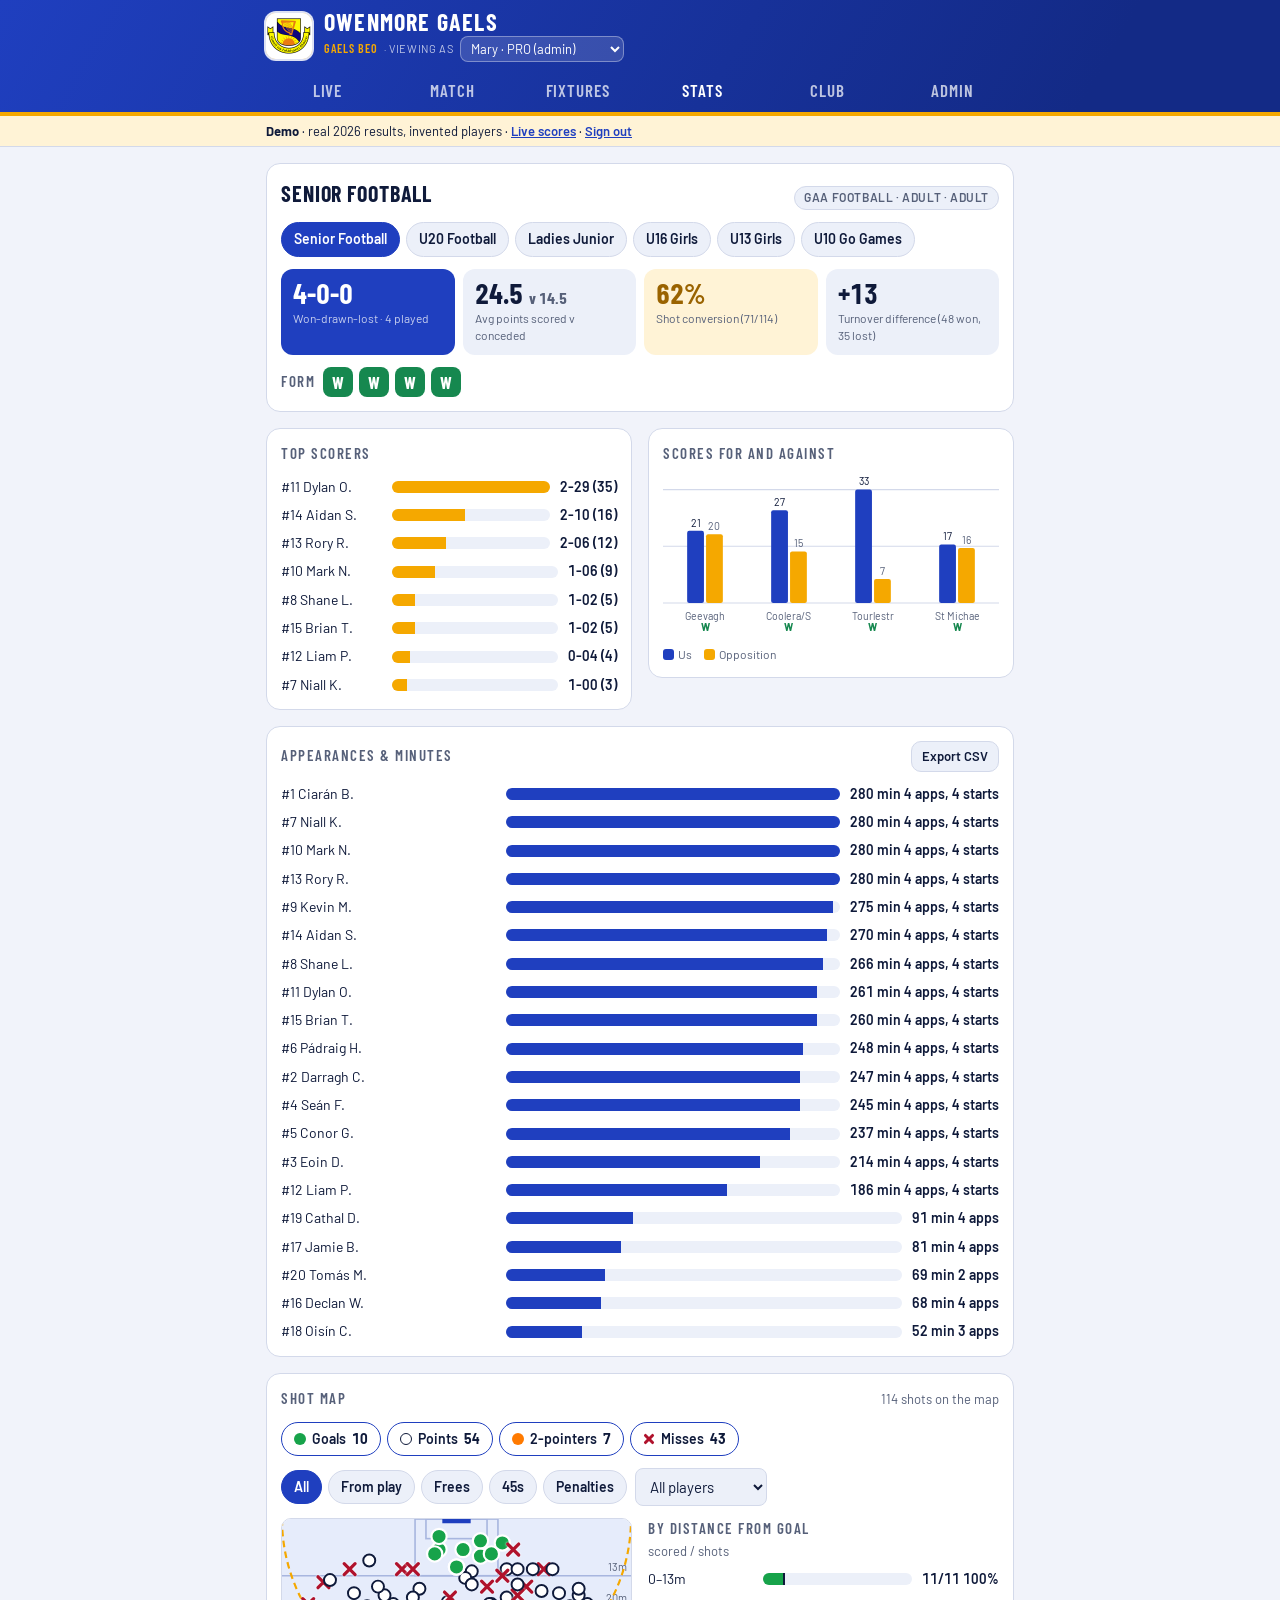
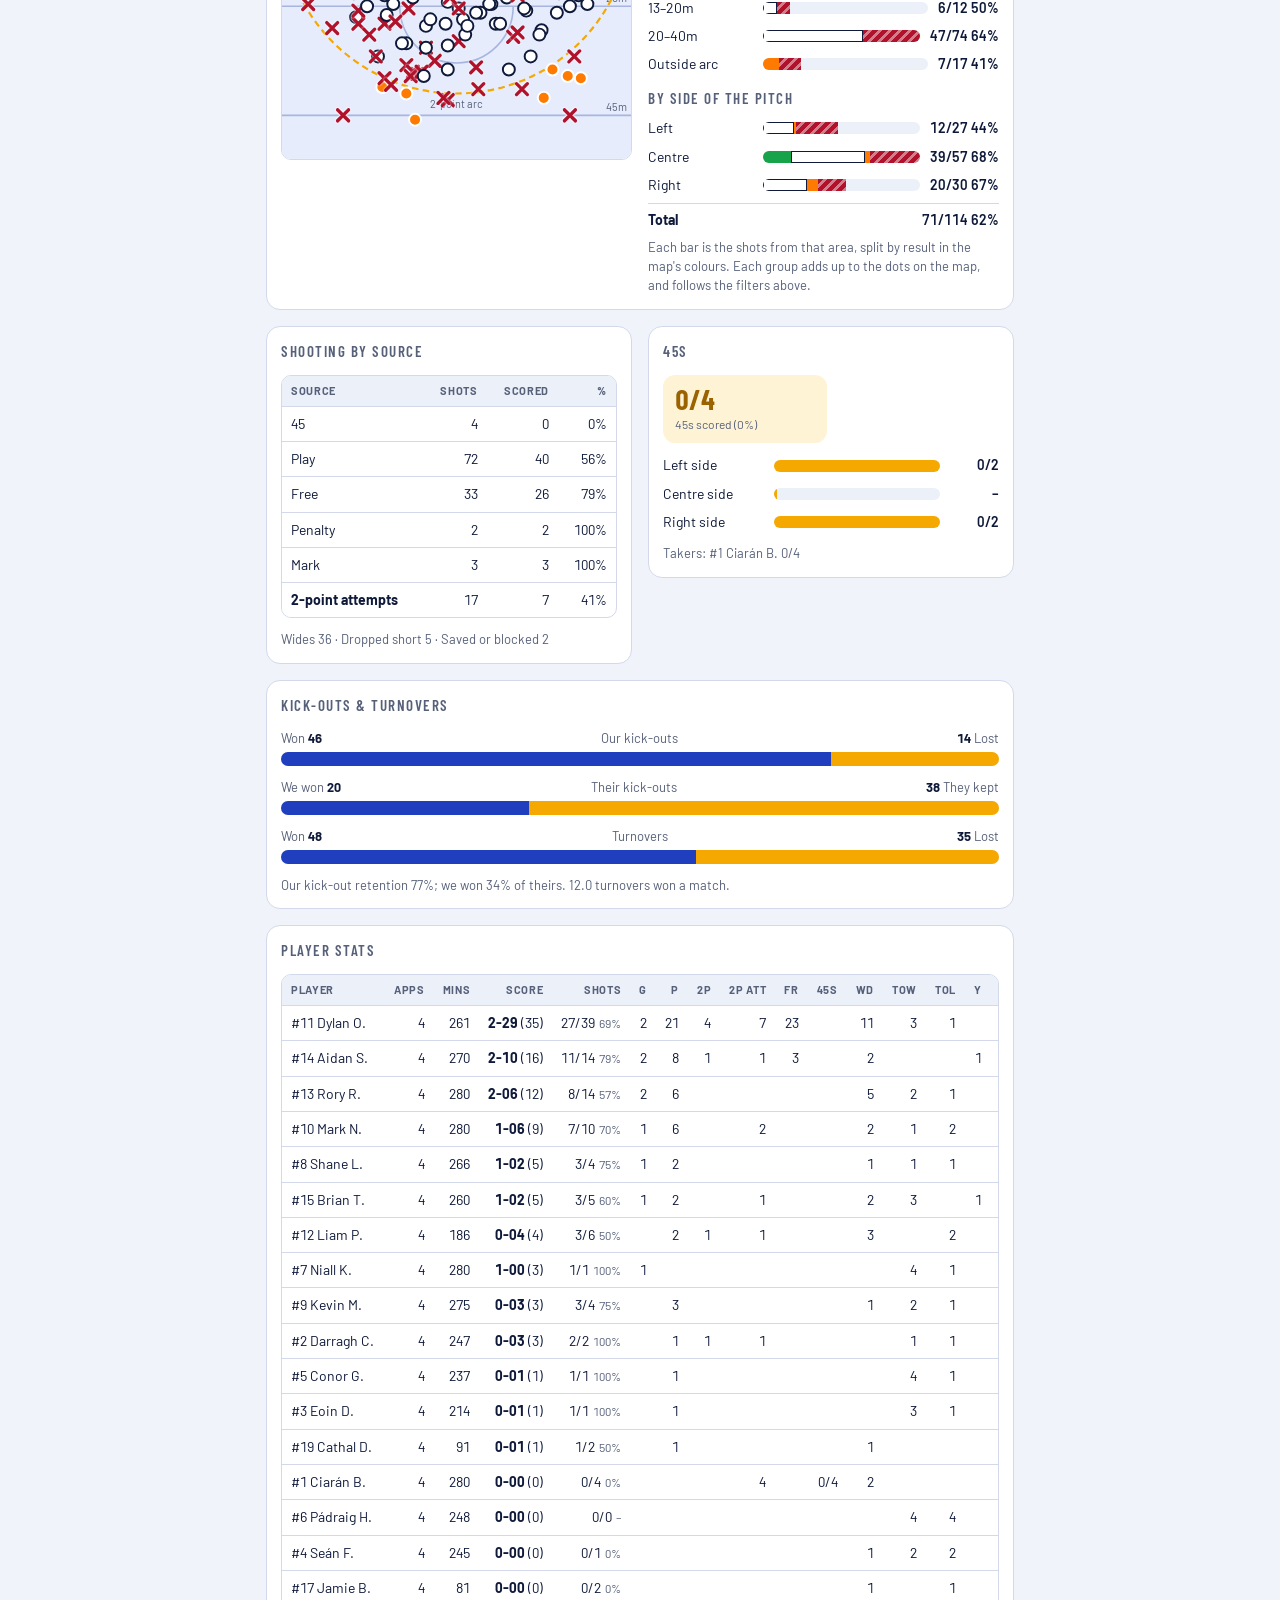
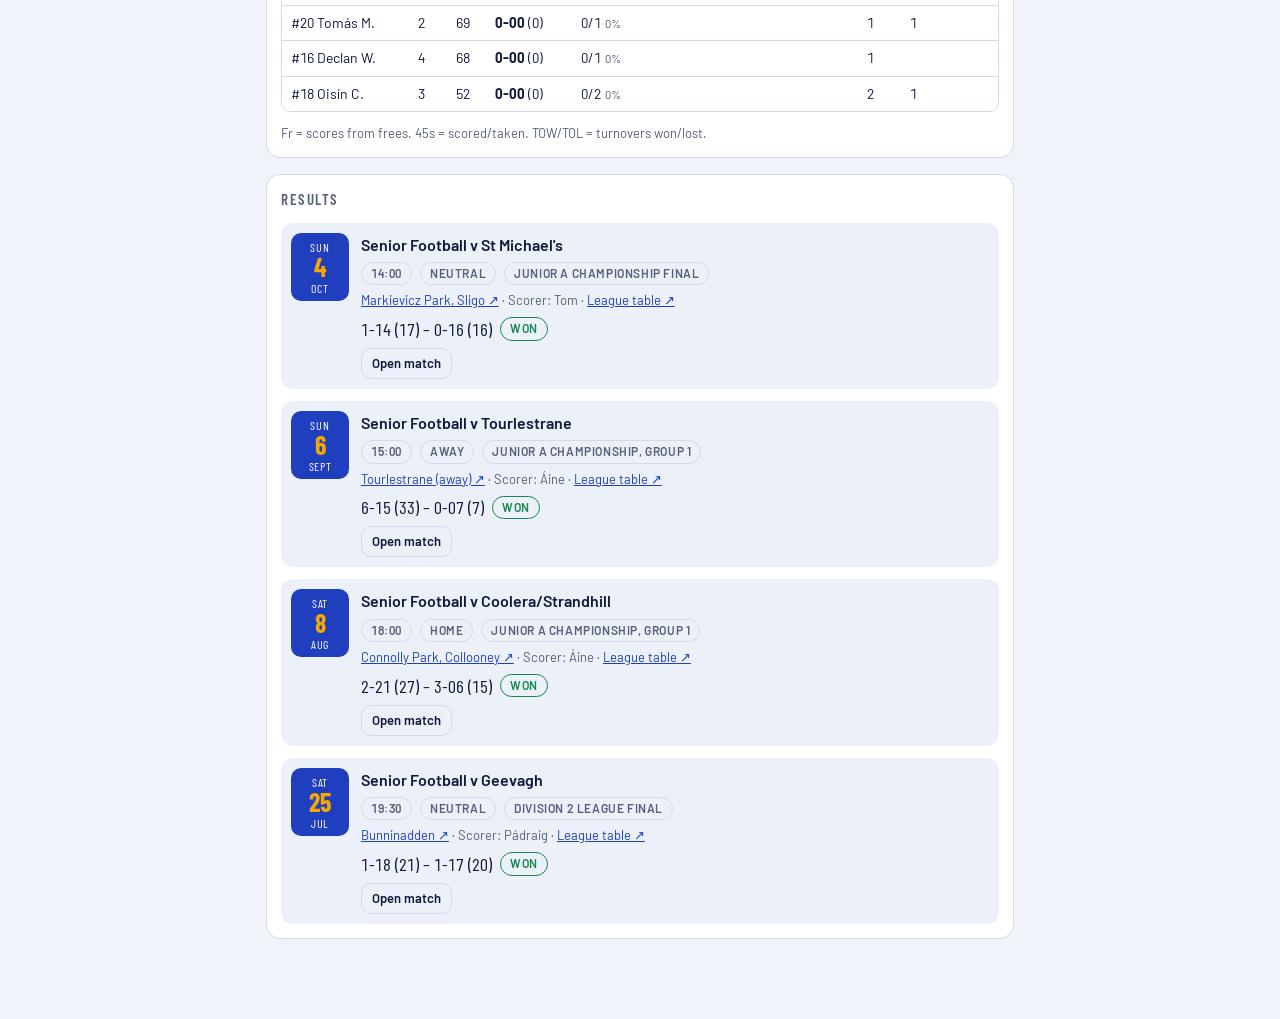
<file: public/index.html>
<!doctype html><html lang="en"><head><meta charset="utf-8"><meta name="viewport" content="width=device-width,initial-scale=1,viewport-fit=cover"><meta name="theme-color" content="#132a86"><meta name="robots" content="noindex">
<link rel="icon" type="image/png" href="favicon.png"><link rel="apple-touch-icon" href="apple-touch-icon.png"><link rel="manifest" href="app.webmanifest"><meta name="apple-mobile-web-app-capable" content="yes"><meta name="mobile-web-app-capable" content="yes"><meta name="apple-mobile-web-app-status-bar-style" content="black-translucent"><meta name="apple-mobile-web-app-title" content="Gaels Beo">
<title>Gaels Beo</title>
<meta name="claude:viewport-fit-sides" content="cover">
<link rel="preconnect" href="https://fonts.googleapis.com"><link rel="stylesheet" href="https://fonts.googleapis.com/css2?family=Barlow+Condensed:wght@500;600;700&family=Barlow:wght@400;500;600&display=swap">
<style>html{-webkit-text-size-adjust:100%}body{margin:0}[hidden]{display:none!important}img{max-width:100%}:root{padding-top:env(safe-area-inset-top,0px);padding-bottom:env(safe-area-inset-bottom,0px)}
/* Shared theme (default club colours: royal blue band + amber accents; club colours are a setting). Layout: coloured header band with badge, one working column of panels. */
:root{
  --bg:#f1f3fa; --surface:#ffffff; --surface2:#ecf0f9; --line:#d3d9ea; --fg:#0f1a3a; --muted:#566079;
  --royal:#1f3fbf; --royal-2:#132a86; --royal-text:#1f3fbf; --royal-soft:#e3e9fb;
  --amber:#f5a800; --amber-ink:#1d1300; --amber-text:#9a6300; --amber-soft:#fff3d6;
  --them:#0d7d72; --good:#16884f; --bad:#cf3a2e; --card-y:#f2c200; --card-r:#cf3a2e; --card-b:#15171d;
  --pitch:#e6ecfb; --pitch-line:#a8b6df; --goal:#17a34a; --pointc:#ffffff; --point-edge:#0f1a3a; --two:#ff7a00; --miss:#b0122c; --on-band:#ffffff; --on-band-muted:rgba(255,255,255,.72);
  --display:"Barlow Condensed","Arial Narrow",system-ui,sans-serif;
  --body:"Barlow",system-ui,-apple-system,"Segoe UI",sans-serif;
  --r:14px;
}
@media (prefers-color-scheme: dark){:root:not([data-theme="light"]){
  --bg:#070c1d; --surface:#0f1730; --surface2:#16203f; --line:#26335d; --fg:#e8ecf8; --muted:#98a3c4;
  --royal:#2f52d6; --royal-2:#14246a; --royal-text:#7e9bff; --royal-soft:#18245a;
  --amber:#ffb81f; --amber-ink:#1d1300; --amber-text:#ffc449; --amber-soft:#2e2510;
  --them:#33c4b2; --good:#3fd08a; --bad:#ff6a5e; --card-y:#ffd23f; --card-r:#ff6a5e; --card-b:#d4dae9;
  --pitch:#0c1636; --pitch-line:#33478a; --goal:#2fc766; --pointc:#ffffff; --point-edge:#0f1a3a; --two:#ff8a1f; --miss:#ff4d78; color-scheme:dark}}
:root[data-theme="dark"]{
  --bg:#070c1d; --surface:#0f1730; --surface2:#16203f; --line:#26335d; --fg:#e8ecf8; --muted:#98a3c4;
  --royal:#2f52d6; --royal-2:#14246a; --royal-text:#7e9bff; --royal-soft:#18245a;
  --amber:#ffb81f; --amber-ink:#1d1300; --amber-text:#ffc449; --amber-soft:#2e2510;
  --them:#33c4b2; --good:#3fd08a; --bad:#ff6a5e; --card-y:#ffd23f; --card-r:#ff6a5e; --card-b:#d4dae9;
  --pitch:#0c1636; --pitch-line:#33478a; --goal:#2fc766; --pointc:#ffffff; --point-edge:#0f1a3a; --two:#ff8a1f; --miss:#ff4d78; color-scheme:dark}
*{box-sizing:border-box}
body{background:var(--bg);color:var(--fg);font-family:var(--body);font-size:15px;line-height:1.45}
body::before{content:"";position:fixed;inset:0 0 auto;height:env(safe-area-inset-top,0px);z-index:10;background:var(--royal-2)}
button,input,select,textarea{font:inherit;color:inherit}
button{cursor:pointer}
:focus-visible{outline:3px solid var(--amber);outline-offset:2px}
.num,.tab{font-variant-numeric:tabular-nums}

/* Header band */
.top{position:sticky;top:env(safe-area-inset-top,0px);z-index:9;background:linear-gradient(120deg,var(--royal) 0%,var(--royal-2) 85%);color:var(--on-band);border-bottom:4px solid var(--amber)}
.top-in{max-width:780px;margin:0 auto;padding-left:max(16px,env(safe-area-inset-left,0px));padding-right:max(16px,env(safe-area-inset-right,0px));padding-block:10px 0}
.brand{display:flex;align-items:center;gap:12px;padding-bottom:8px}
.badge{width:46px;height:46px;border-radius:10px;flex:none;background:var(--amber);color:var(--royal-2);display:flex;align-items:center;justify-content:center;font-family:var(--display);font-weight:700;font-size:18px;letter-spacing:.02em;overflow:hidden;box-shadow:0 0 0 2px rgba(255,255,255,.85)}
.badge img{width:100%;height:100%;object-fit:contain;background:#fff}
.brand .bt{min-width:0;flex:1}
.brand h1{font-family:var(--display);font-weight:700;font-size:24px;line-height:1;letter-spacing:.05em;text-transform:uppercase;margin:0;color:var(--on-band);white-space:nowrap;overflow:hidden;text-overflow:ellipsis}
.brand small{display:flex;align-items:center;gap:6px;color:var(--on-band-muted);font-size:13px;margin-top:2px}
.brand a{color:var(--on-band)}
nav{display:flex;gap:2px;overflow-x:auto}
nav button{flex:1;background:none;border:0;border-bottom:4px solid transparent;margin-bottom:-4px;padding:8px 6px 9px;font-family:var(--display);font-weight:600;font-size:17px;letter-spacing:.07em;text-transform:uppercase;color:var(--on-band-muted);white-space:nowrap}
nav button[aria-current="page"]{color:var(--on-band);border-bottom-color:var(--amber)}
.ldot{display:inline-block;width:9px;height:9px;border-radius:50%;background:var(--on-band-muted)}
.ldot[data-s=ok]{background:#46e08f}.ldot[data-s=err]{background:#ff6a5e}.ldot[data-s=wait]{background:var(--amber)}.ldot[data-s=off]{display:none}

/* Page column and panels */
main{max-width:780px;margin:0 auto;padding-left:max(16px,env(safe-area-inset-left,0px));padding-right:max(16px,env(safe-area-inset-right,0px));padding-block:16px 80px;display:flex;flex-direction:column;gap:16px}
h2{font-family:var(--display);font-weight:700;font-size:22px;letter-spacing:.04em;text-transform:uppercase;margin:0;text-wrap:balance}
h3{font-family:var(--display);font-weight:600;font-size:15px;letter-spacing:.1em;text-transform:uppercase;margin:0;color:var(--muted)}
.panel{background:var(--surface);border:1px solid var(--line);border-radius:var(--r);padding:14px;display:flex;flex-direction:column;gap:12px;min-width:0}
.panel>.ph{display:flex;justify-content:space-between;align-items:baseline;gap:8px;flex-wrap:wrap}
.row{display:flex;gap:8px;flex-wrap:wrap;align-items:center}
.muted{color:var(--muted)}
.legend{font-size:13px;color:var(--muted);margin:0}
.empty{text-align:center;padding:16px;color:var(--muted)}
.chip{display:inline-flex;align-items:center;gap:4px;font-size:12px;font-weight:600;letter-spacing:.05em;text-transform:uppercase;padding:2px 9px;border-radius:99px;border:1px solid var(--line);color:var(--muted);background:var(--surface2);white-space:nowrap}
.chip.w{color:var(--good);border-color:var(--good)} .chip.l{color:var(--bad);border-color:var(--bad)} .chip.d{color:var(--amber-text);border-color:var(--amber)}
.chip.live{color:var(--bad);border-color:var(--bad)}
.btn{border:1px solid var(--line);background:var(--surface2);border-radius:10px;padding:9px 14px;font-weight:600;color:var(--fg);text-decoration:none;display:inline-block}
.btn.pri{background:var(--royal);border-color:var(--royal);color:#fff}
.btn.amb{background:var(--amber);border-color:var(--amber);color:var(--amber-ink)}
.btn.warn{border-color:var(--bad);color:var(--bad);background:transparent}
.btn.sm{padding:5px 10px;font-size:13px}
.btn[disabled]{opacity:.45;cursor:default}
.armed{background:var(--bad)!important;color:#fff!important;border-color:var(--bad)!important}
input,select,textarea{background:var(--surface2);border:1px solid var(--line);border-radius:8px;padding:8px 10px;min-width:0;color:var(--fg)}
label.f{display:flex;flex-direction:column;gap:4px;font-size:12px;font-weight:600;letter-spacing:.05em;text-transform:uppercase;color:var(--muted);flex:1 1 140px;min-width:0}
label.f input,label.f select{font-size:15px;text-transform:none;letter-spacing:0;color:var(--fg);font-weight:400}
.seg{display:flex;flex-wrap:wrap;gap:6px}
.seg button{border:1.5px solid var(--line);background:var(--surface2);border-radius:99px;padding:6px 12px;font-weight:600;font-size:14px;color:var(--fg)}
.seg button[aria-pressed="true"]{background:var(--royal);border-color:var(--royal);color:#fff}

/* KPI tiles */
.kpis{display:grid;grid-template-columns:repeat(auto-fill,minmax(150px,1fr));gap:8px}
.kpi{background:var(--surface2);border-radius:12px;padding:10px 12px;display:flex;flex-direction:column;gap:2px;min-width:0}
.kpi b{font-family:var(--display);font-weight:700;font-size:28px;line-height:1.05;font-variant-numeric:tabular-nums}
.kpi span{font-size:12px;color:var(--muted)}
.kpi.hi{background:var(--royal);color:#fff}.kpi.hi span{color:rgba(255,255,255,.75)}
.kpi.am{background:var(--amber-soft)}.kpi.am b{color:var(--amber-text)}

/* Bars */
.bars{display:flex;flex-direction:column;gap:8px}
.bar{display:grid;grid-template-columns:minmax(80px,30%) 1fr auto;gap:10px;align-items:center;font-size:14px}
.bar .lab{min-width:0;overflow:hidden;text-overflow:ellipsis;white-space:nowrap}
.bar .trk{height:12px;border-radius:99px;background:var(--surface2);overflow:hidden;display:flex}
.bar .trk i{display:block;height:100%;background:var(--royal)}
.bar .trk i.a{background:var(--amber)} .bar .trk i.t{background:var(--them)} .bar .trk i.m{background:var(--line)}
.bar .v{font-variant-numeric:tabular-nums;font-weight:600;min-width:3.5em;text-align:right}
.split{display:flex;flex-direction:column;gap:4px}
.split .hd{display:flex;justify-content:space-between;font-size:13px;color:var(--muted)}
.split .hd b{color:var(--fg);font-variant-numeric:tabular-nums}
.split .trk{height:14px;border-radius:99px;overflow:hidden;display:flex;background:var(--surface2)}
.split .trk i{display:block;height:100%}
.split .trk i:first-child{background:var(--royal)} .split .trk i:last-child{background:var(--amber)}

/* Pitch */
.pitch{width:100%;max-width:100%;display:block;touch-action:manipulation}
.pitch .grass{fill:var(--pitch)}
.pitch .ln{stroke:var(--pitch-line);stroke-width:1.5;fill:none}
.pitch .arc{stroke:var(--amber);stroke-width:2;fill:none;stroke-dasharray:6 4}
.pitch .l45{stroke:var(--royal-text);stroke-width:3}
.pitch .post{stroke:var(--royal-text);stroke-width:4}
.pitch .lbl{fill:var(--muted);font-size:10px;font-family:var(--body)}
.pitch .dot-s{fill:var(--amber);stroke:var(--royal-2);stroke-width:1.5}
.pitch .dot-g{fill:var(--royal);stroke:var(--amber);stroke-width:2.5}
.pitch .dot-2{fill:var(--amber);stroke:var(--fg);stroke-width:2.5}
.pitch .dot-m{fill:var(--surface);stroke:var(--bad);stroke-width:2}
.pitch .mark{fill:var(--amber);stroke:var(--fg);stroke-width:2}
.pkey{display:flex;flex-wrap:wrap;gap:12px;font-size:12px;color:var(--muted)}
.pkey i{display:inline-block;width:11px;height:11px;border-radius:50%;vertical-align:-1px;margin-right:4px}
.pkey .s{background:var(--amber);border:1.5px solid var(--royal-2)} .pkey .g{background:var(--royal);border:2px solid var(--amber)} .pkey .two{background:var(--amber);border:2px solid var(--fg)} .pkey .m{background:var(--surface);border:2px solid var(--bad)}

/* Tables */
.tw{overflow-x:auto;border:1px solid var(--line);border-radius:10px}
table{border-collapse:collapse;width:100%;font-variant-numeric:tabular-nums;font-size:14px}
th,td{padding:7px 9px;text-align:right;white-space:nowrap;border-bottom:1px solid var(--line)}
th{font-size:11px;letter-spacing:.06em;text-transform:uppercase;color:var(--muted);background:var(--surface2)}
td:first-child,th:first-child{text-align:left;position:sticky;left:0;background:var(--surface)}
th:first-child{background:var(--surface2)}
tr:last-child td{border-bottom:0}
td .pc{color:var(--muted);font-size:12px;margin-left:4px}

/* Form strip */
.form{display:flex;gap:6px;flex-wrap:wrap}
.form span{width:30px;height:30px;border-radius:8px;display:flex;align-items:center;justify-content:center;font-family:var(--display);font-weight:700;font-size:17px;color:#fff}
.form .W{background:var(--good)} .form .L{background:var(--bad)} .form .D{background:var(--amber);color:var(--amber-ink)}
.grid2{display:grid;grid-template-columns:repeat(auto-fit,minmax(min(100%,320px),1fr));gap:16px;align-items:start}
.grid2>*{min-width:0}

/* Score colour code: green goal, white point, orange 2-pointer, red miss */
.pitch .dot-g{fill:var(--goal);stroke:#fff;stroke-width:2}
.pitch .dot-s{fill:var(--pointc);stroke:var(--point-edge);stroke-width:1.8}
.pitch .dot-2{fill:var(--two);stroke:#fff;stroke-width:1.8}
.pitch .dot-m{fill:var(--miss);stroke:#fff;stroke-width:1.5}
.pkey .g{background:var(--goal);border:2px solid #fff;box-shadow:0 0 0 1px var(--line)}
.pkey .s{background:var(--pointc);border:1.5px solid var(--point-edge)}
.pkey .two{background:var(--two);border:2px solid #fff;box-shadow:0 0 0 1px var(--line)}
.pkey .m{background:var(--miss);border:2px solid #fff;box-shadow:0 0 0 1px var(--line)}
.tag.goal{background:var(--goal)!important;color:#fff!important}
.tag.point{background:var(--pointc)!important;color:#0f1a3a!important;box-shadow:inset 0 0 0 1.5px var(--point-edge)}
.tag.two{background:var(--two)!important;color:#1d1000!important}
.tag.wide,.tag.short,.tag.saved{background:var(--miss)!important;color:#fff!important}
.ev.t-goal{border-left-color:var(--goal)!important}.ev.t-point{border-left-color:var(--point-edge)!important}.ev.t-two{border-left-color:var(--two)!important}.ev.t-wide,.ev.t-short,.ev.t-saved{border-left-color:var(--miss)!important}

.pitch .dot-x path{stroke:var(--miss);stroke-width:3;stroke-linecap:round;fill:none;filter:drop-shadow(0 0 1px #fff)}
.pkey .m{background:none!important;border:0!important;box-shadow:none!important;position:relative}
.pkey .m::before,.pkey .m::after,.dotk.m::before,.dotk.m::after{content:"";position:absolute;left:50%;top:50%;width:13px;height:3px;background:var(--miss);border-radius:2px}
.pkey .m::before,.dotk.m::before{transform:translate(-50%,-50%) rotate(45deg)} .pkey .m::after,.dotk.m::after{transform:translate(-50%,-50%) rotate(-45deg)}

/* Install app (pwa.js): header button + one-time iPhone tip */
.instbtn{background:var(--amber)!important;border-color:var(--amber)!important;color:var(--amber-ink)!important;flex:none;margin-left:auto}
.instbtn + .bellbtn{margin-left:0}
.iostip{position:fixed;left:0;right:0;bottom:0;z-index:50;padding:0 max(16px,env(safe-area-inset-left,0px)) calc(12px + env(safe-area-inset-bottom,0px))}
.iostip-in{max-width:520px;margin:0 auto;display:flex;align-items:center;gap:10px;background:var(--surface);color:var(--fg);border:1px solid var(--line);border-top:4px solid var(--amber);border-radius:var(--r);padding:12px 14px;box-shadow:0 8px 28px rgba(0,0,0,.28)}
.iostip-in p{margin:0;flex:1;font-size:14px}
.iostip-ic{width:26px;height:26px;flex:none;color:var(--royal-text)}

/* Sign in (signin.js) */
.signbtn{background:rgba(255,255,255,.14)!important;border-color:rgba(255,255,255,.4)!important;color:#fff!important;flex:none}
.field{width:100%;padding:12px 14px;border:1px solid var(--line);border-radius:10px;background:var(--surface);font-size:16px}
.pinin{font-family:var(--display);font-size:32px;letter-spacing:.4em;text-align:center}
.silist{display:flex;flex-direction:column;gap:8px}
.sirow{display:flex;flex-direction:column;align-items:flex-start;gap:2px;text-align:left;padding:12px 14px}
.sirow span{font-weight:400;color:var(--muted);font-size:13px}
.sierr{margin:0;color:var(--bad);font-size:14px;min-height:1em}
.sierr:empty{display:none}
/* Coach app components */
.board{background:linear-gradient(140deg,var(--royal) 0%,var(--royal-2) 100%);color:var(--on-band);border-radius:var(--r);padding:14px;display:flex;flex-direction:column;gap:12px;border-bottom:4px solid var(--amber)}
.sb{display:grid;grid-template-columns:1fr auto 1fr;gap:8px;align-items:center;text-align:center}
.sb .tn{font-family:var(--display);font-weight:600;font-size:17px;letter-spacing:.03em;line-height:1.1;text-wrap:balance}
.sb .tn small{display:block;font-family:var(--body);font-size:12px;font-weight:500;color:var(--on-band-muted);letter-spacing:0}
.sb .sc{font-family:var(--display);font-weight:700;font-size:clamp(34px,10vw,60px);white-space:nowrap;line-height:1;color:var(--amber);font-variant-numeric:tabular-nums}
.sb .them .sc{color:#fff}
.sb .tot{color:var(--on-band-muted);font-family:var(--display);font-size:18px;font-variant-numeric:tabular-nums}
.clock{font-family:var(--display);font-weight:700;font-size:clamp(38px,11vw,54px);line-height:1;color:#fff;font-variant-numeric:tabular-nums;background:rgba(0,0,0,.22);border-radius:10px;padding:4px 10px}
.clock.paused{opacity:.6}
.per{font-size:12px;font-weight:600;letter-spacing:.08em;text-transform:uppercase;color:var(--on-band-muted);margin-top:4px}
.over{font-family:var(--display);font-weight:600;font-size:16px;color:var(--amber);min-height:20px;font-variant-numeric:tabular-nums}
.ctrl{display:grid;grid-template-columns:1fr 1fr;gap:8px}
.ctrl .btn{padding:13px;font-family:var(--display);font-size:19px;letter-spacing:.06em;text-transform:uppercase}
.board .btn{background:rgba(255,255,255,.12);border-color:rgba(255,255,255,.35);color:#fff}
.board .btn.run-off{background:var(--amber);border-color:var(--amber);color:var(--amber-ink)}
.board .btn.run-on{background:transparent;border:2px solid #fff;color:#fff}
.board .btn.armed{background:var(--bad)!important}
.board input{background:rgba(255,255,255,.14);border-color:rgba(255,255,255,.35);color:#fff}
.board .muted,.board label{color:var(--on-band-muted)}
.board .chip{background:rgba(255,255,255,.14);color:#fff;border-color:rgba(255,255,255,.35)}
.alertbar{background:var(--amber);color:var(--amber-ink);border-radius:10px;padding:10px 12px;font-weight:600}
.flash{animation:flash .6s 4}
@keyframes flash{50%{background:#fff}}
@media (prefers-reduced-motion:reduce){.flash{animation:none}}

.pad{display:flex;flex-direction:column;gap:10px}
.pad.us .ph h2{color:var(--royal-text)} .pad.them .ph h2{color:var(--them)}
.grp{display:flex;flex-direction:column;gap:6px}
.keys{display:grid;grid-template-columns:repeat(auto-fill,minmax(96px,1fr));gap:6px}
.key{min-height:56px;border-radius:10px;border:1.5px solid var(--line);background:var(--surface2);color:var(--royal-text);font-family:var(--display);font-weight:600;font-size:17px;letter-spacing:.04em;text-transform:uppercase;display:flex;flex-direction:column;align-items:center;justify-content:center;line-height:1.05;padding:4px}
.key small{font-family:var(--body);font-size:11px;font-weight:500;letter-spacing:0;text-transform:none;color:var(--muted);margin-top:2px}
.key:active{transform:scale(.97)}
.key.score{min-height:72px;font-size:22px;background:var(--amber);border-color:var(--amber);color:var(--amber-ink)}
.key.score small{color:rgba(29,19,0,.7)}
.key.set{border-color:var(--royal);border-width:2px}
.pad.them .key{color:var(--them)}
.pad.them .key.score{background:transparent;border:2px solid var(--them);color:var(--them)}
.pad.them .key.score small{color:var(--muted)}
.key.y{border-color:var(--card-y);color:var(--fg)} .key.y::before,.key.r::before,.key.bk::before{content:"";width:12px;height:16px;border-radius:2px;margin-bottom:3px}
.key.y::before{background:var(--card-y)} .key.r{border-color:var(--card-r);color:var(--fg)} .key.r::before{background:var(--card-r)} .key.bk{border-color:var(--card-b);color:var(--fg)} .key.bk::before{background:var(--card-b)}
.key.sub{border-color:var(--royal);color:var(--royal-text)}

.log{display:flex;flex-direction:column;gap:6px}
.ev{display:grid;grid-template-columns:76px 1fr auto;gap:8px;align-items:center;padding:8px 10px;border-radius:10px;background:var(--surface2);border-left:4px solid var(--royal)}
.ev.them{border-left-color:var(--them)}
.ev.sc{border-left-color:var(--amber)}
.ev .t{font-family:var(--display);font-weight:600;color:var(--amber-text);font-variant-numeric:tabular-nums}
.ev .what{min-width:0}
.ev .what span{color:var(--muted);font-size:13px}

.sheet-bg{position:fixed;inset:0;background:rgba(5,10,30,.55);z-index:20;display:flex;align-items:flex-end;justify-content:center}
.sheet{background:var(--surface);width:100%;max-width:780px;max-height:92%;overflow:auto;border-radius:18px 18px 0 0;border-top:4px solid var(--amber);padding-block:14px calc(16px + env(safe-area-inset-bottom,0px));padding-left:max(16px,env(safe-area-inset-left,0px));padding-right:max(16px,env(safe-area-inset-right,0px));display:flex;flex-direction:column;gap:12px}
.where{display:flex;justify-content:space-between;align-items:center;gap:8px;font-size:14px;min-height:24px}
.where b{font-family:var(--display);font-size:18px;letter-spacing:.03em}
.pitchbox{max-width:420px;width:100%;margin:0 auto;border-radius:10px;overflow:hidden;border:1px solid var(--line)}
.pgrid{display:grid;grid-template-columns:repeat(auto-fill,minmax(80px,1fr));gap:6px}
.pbtn{border:1.5px solid var(--line);background:var(--surface2);border-radius:10px;padding:8px 4px;display:flex;flex-direction:column;align-items:center;min-height:60px;color:var(--fg)}
.pbtn b{font-family:var(--display);font-size:24px;line-height:1;color:var(--royal-text)}
.pbtn span{font-size:12px;color:var(--muted);white-space:nowrap;overflow:hidden;text-overflow:ellipsis;max-width:100%}
.pbtn.off{opacity:.4}
.seg.out button[aria-pressed="true"]{background:var(--amber);border-color:var(--amber);color:var(--amber-ink)}

.cal{display:grid;grid-template-columns:repeat(7,1fr);gap:4px}
.cal .dow{font-size:11px;font-weight:600;text-align:center;color:var(--muted);letter-spacing:.06em;text-transform:uppercase}
.cal button{aspect-ratio:1/1;max-width:100%;border:1px solid var(--line);background:var(--surface2);border-radius:8px;display:flex;flex-direction:column;align-items:center;justify-content:center;gap:2px;font-variant-numeric:tabular-nums;padding:0;color:var(--fg)}
.cal button.blank{visibility:hidden}
.cal button.today{border-color:var(--amber);border-width:2px}
.cal button.sel{background:var(--royal);color:#fff;border-color:var(--royal)}
.cal .dots{display:flex;gap:2px;height:6px}
.cal .dots i{width:6px;height:6px;border-radius:50%;background:var(--amber)}
.cal .dots i.p{background:var(--muted)} .cal .dots i.x{background:var(--bad)}
.fx{display:grid;grid-template-columns:58px 1fr;gap:12px;padding:10px;border-radius:12px;background:var(--surface2);align-items:start}
.fx .dt{text-align:center;font-family:var(--display);line-height:1;background:var(--royal);color:#fff;border-radius:10px;padding:6px 0}
.fx .dt b{display:block;font-size:26px;color:var(--amber)}
.fx .dt span{font-size:12px;letter-spacing:.06em;text-transform:uppercase}
.fx .body{display:flex;flex-direction:column;gap:6px;min-width:0}
.fx .opp{font-weight:600;font-size:16px}
.fx.cancelled .opp{text-decoration:line-through;color:var(--muted)}
.res{font-family:var(--display);font-size:18px;font-variant-numeric:tabular-nums}

.prow2{display:grid;grid-template-columns:64px 1fr;gap:6px;padding-block:8px;border-top:1px solid var(--line)}
.prow2 .pcode{grid-column:1/-1;display:flex;gap:6px;align-items:center;flex-wrap:wrap}
.pcode code{font-family:ui-monospace,SFMono-Regular,Menlo,monospace;font-size:14px;letter-spacing:.12em;background:var(--royal-soft);color:var(--royal-text);border-radius:6px;padding:3px 8px}
.toast{position:fixed;left:50%;transform:translateX(-50%);bottom:calc(16px + env(safe-area-inset-bottom,0px));background:var(--royal-2);color:#fff;padding:8px 14px;border-radius:99px;font-weight:600;z-index:30;font-size:14px;border:2px solid var(--amber);max-width:calc(100% - 32px)}
.login{gap:14px}
.errtxt{color:var(--bad);font-weight:600;margin:0}
.logo-row{display:flex;gap:12px;align-items:center;flex-wrap:wrap}
.logo-row .badge{width:72px;height:72px;font-size:26px}
nav[hidden]{display:none!important}
.sq-table td:first-child{font-weight:600}
.ht{display:inline-block;font-family:var(--display);font-weight:700;font-size:12px;letter-spacing:.08em;text-transform:uppercase;padding:1px 7px;border-radius:5px;background:var(--surface2);color:var(--muted);border:1px solid var(--line)}
.ht.h1{background:var(--royal);border-color:var(--royal);color:#fff}
.ht.h2{background:var(--amber);border-color:var(--amber);color:var(--amber-ink)}
.halfpill{display:inline-block;font-family:var(--display);font-weight:700;font-size:20px;letter-spacing:.1em;text-transform:uppercase;padding:3px 14px;border-radius:8px;background:var(--amber);color:var(--amber-ink);margin-bottom:6px}
.halfpill.h1{background:#fff;color:var(--royal-2)}
.halfpill.ht0{background:rgba(255,255,255,.18);color:#fff}
.clock .sec{font-size:.45em;opacity:.75;vertical-align:.7em;margin-left:2px}
.ev .t{display:flex;flex-direction:column;align-items:flex-start;gap:3px}
.ev .t b{font-size:20px;line-height:1}
.crest{width:24px;height:24px;border-radius:5px;object-fit:contain;background:#fff;flex:none;box-shadow:0 0 0 1px var(--line)}
.crest.big{width:46px;height:46px;border-radius:8px;display:block;margin:0 auto 6px;box-shadow:0 0 0 2px rgba(255,255,255,.7)}
.fx .opp{display:flex;align-items:center;gap:8px}
.chip.src{color:var(--royal-text);border-color:var(--royal)}
.legend a{color:var(--royal-text)}
.brand small a{color:var(--on-band);font-weight:600}

/* ===== brief v2: roles, scorer screen ===== */
.wholbl{font-size:11px;letter-spacing:.06em;text-transform:uppercase;color:var(--on-band-muted)}
select.who{background:rgba(255,255,255,.14);color:#fff;border:1px solid rgba(255,255,255,.35);border-radius:8px;padding:3px 6px;font-size:13px;max-width:100%;min-width:0}
select.who option{color:#0f1a3a;background:#fff}
.brand small{flex-wrap:wrap}
.demobar{background:var(--amber-soft);border-bottom:1px solid var(--line);font-size:13px}
.demo-in{max-width:780px;margin:0 auto;padding-left:max(16px,env(safe-area-inset-left,0px));padding-right:max(16px,env(safe-area-inset-right,0px));padding-block:6px}
.demo-in a{color:var(--royal-text);font-weight:600}
.ggnote{margin:0;text-align:center;font-size:14px;color:var(--on-band-muted)}
.row.adj{justify-content:center}
.keys{display:grid;grid-template-columns:repeat(auto-fit,minmax(88px,1fr));gap:8px}
.keys.big .key{min-height:84px;font-size:24px}
.keys.two{grid-template-columns:1fr 1fr}
.key.miss{border-color:var(--bad);color:var(--bad)}
.key.note{border-color:var(--muted);color:var(--fg)}
.key.cardk{border-color:var(--card-y);color:var(--fg)}
.kgroups{display:grid;grid-template-columns:1fr 1fr;gap:10px}
.kgroup{display:flex;flex-direction:column;gap:4px;min-width:0}
.kgroup>span{font-size:11px;font-weight:700;letter-spacing:.08em;text-transform:uppercase;color:var(--muted)}
.lastbar{display:flex;justify-content:space-between;align-items:center;gap:8px;flex-wrap:wrap;background:var(--surface);border:1px solid var(--line);border-left:4px solid var(--amber);border-radius:12px;padding:8px 10px;font-size:14px;position:sticky;top:calc(env(safe-area-inset-top,0px) + 108px);z-index:5}
.sbpanel{display:flex;flex-direction:column;gap:6px}
.sbrow{display:flex;align-items:center;gap:10px;background:var(--surface);border:1px solid var(--line);border-radius:12px;padding:8px 10px;flex-wrap:wrap}
.sbrow .who{flex:1;min-width:0}
.sbrow b{font-family:var(--display);font-size:20px;font-variant-numeric:tabular-nums;color:var(--bad)}
.sbrow.done{border-color:var(--good)} .sbrow.done b{color:var(--good)}
.cardico{width:14px;height:19px;border-radius:2px;flex:none}
.cardico.c-yellow,.c-yellow{background:var(--card-y)} .cardico.c-black,.c-black{background:var(--card-b)} .cardico.c-red,.c-red{background:var(--card-r)} .cardico.blood{background:var(--bad);border-radius:50%;width:14px;height:14px}
.seg.big button{padding:10px 16px;font-size:16px}
.seg.cards button{border-width:3px}
.seg.cards button.c-yellow{border-color:var(--card-y);background:var(--surface2);color:var(--fg)} .seg.cards button.c-black{border-color:var(--card-b);background:var(--surface2);color:var(--fg)} .seg.cards button.c-red{border-color:var(--card-r);background:var(--surface2);color:var(--fg)}
.seg.cards button[aria-pressed="true"].c-yellow{background:var(--card-y);color:#1a1200} .seg.cards button[aria-pressed="true"].c-black{background:var(--card-b);color:var(--surface)} .seg.cards button[aria-pressed="true"].c-red{background:var(--card-r);color:#fff}
.pbtn.on{border-color:var(--royal);background:var(--royal-soft);box-shadow:inset 0 0 0 1px var(--royal)}
button.ev{width:100%;text-align:left;border:0;font:inherit;color:inherit;cursor:pointer}
.ev.nt{border-left-color:var(--muted)}
.notetxt{color:var(--fg)!important;font-size:14px!important}
.locbox summary{cursor:pointer;font-size:14px;color:var(--royal-text);font-weight:600}
.locbox .pitchbox{margin-top:8px}
.report{white-space:normal;line-height:1.55;background:var(--surface2);border-radius:10px;padding:12px;font-size:15px}
.audit{display:flex;flex-direction:column;gap:6px;font-size:14px}
.sharecard{width:100%;max-width:420px;border-radius:12px;align-self:center}
.prow3{display:flex;align-items:center;gap:10px;padding-block:6px;border-top:1px solid var(--line)}
.prow3 .muted{flex:1}
input.fno{width:9.5em;font-variant-numeric:tabular-nums}
.fx .dt.live{background:var(--bad)}
.fx .dt.live b{color:#fff}
.legend a{color:var(--royal-text)}
details.grp summary{cursor:pointer}
textarea{width:100%}
@media (max-width:420px){.keys.big .key{min-height:72px;font-size:21px}.lastbar{top:calc(env(safe-area-inset-top,0px) + 104px)}}

.keys{grid-template-columns:repeat(auto-fit,minmax(72px,1fr))}
.keys .key{font-size:16px}
.keys.big{grid-template-columns:repeat(4,minmax(0,1fr))}
.keys.big .key{font-size:20px}
.keys.big .key.score{font-size:20px}
nav button{font-size:clamp(14px,3.9vw,17px);letter-spacing:.05em;padding-inline:4px}
@media (max-width:420px){.keys.big .key{font-size:17px;min-height:70px}}
.keys.big.gg{grid-template-columns:1fr 1fr}
/* Live tab */
.lcard{background:var(--surface);border:1px solid var(--line);border-radius:var(--r);overflow:hidden;display:flex;flex-direction:column;gap:12px;padding-bottom:14px}
.lcard>.cmp,.lcard>.lours,.lcard>.legend,.lcard>.row{margin-inline:14px}
.lhead{display:flex;align-items:center;gap:8px;padding:10px 14px 0;font-family:var(--display);font-weight:600;letter-spacing:.08em;text-transform:uppercase;color:var(--muted)}
.lhead span:first-child{flex:1}
.lsb{display:grid;grid-template-columns:1fr auto 1fr;gap:8px;align-items:center;text-align:center;background:linear-gradient(140deg,var(--royal),var(--royal-2));color:#fff;padding:14px;border-bottom:4px solid var(--amber)}
.lteam{display:flex;flex-direction:column;align-items:center;gap:2px;min-width:0}
.lteam b{font-family:var(--display);font-weight:600;font-size:16px;line-height:1.1;text-wrap:balance}
.lsc{font-family:var(--display);font-weight:700;font-size:clamp(34px,10vw,54px);line-height:1;color:var(--amber);white-space:nowrap;font-variant-numeric:tabular-nums}
.lsc.them{color:#fff}
.ltot{font-family:var(--display);font-size:16px;color:rgba(255,255,255,.75)}
.lmid{display:flex;flex-direction:column;align-items:center;gap:4px}
.lmid .halfpill{font-size:15px;margin:0}
.lclk{font-family:var(--display);font-weight:700;font-size:clamp(30px,8vw,42px);line-height:1;background:rgba(0,0,0,.22);border-radius:8px;padding:2px 10px;font-variant-numeric:tabular-nums}
.ladd{font-family:var(--display);font-size:14px;color:var(--amber);min-height:16px;font-variant-numeric:tabular-nums}
.crest.mid{width:36px;height:36px;border-radius:7px;box-shadow:0 0 0 2px rgba(255,255,255,.7)}
.cmp{display:grid;grid-template-columns:3.4em 1fr 3.4em;gap:6px 10px;font-variant-numeric:tabular-nums;align-items:center}
.cmp .l{text-align:right;font-weight:700;color:var(--royal-text)} .cmp .r{font-weight:700;color:var(--them)}
.cmp .m{text-align:center;font-size:13px;color:var(--muted)}
.lours{display:flex;flex-wrap:wrap;gap:6px 14px;justify-content:center;font-size:13px;color:var(--muted);border-top:1px solid var(--line);padding-top:10px}
.lours b{color:var(--fg);font-variant-numeric:tabular-nums}
.lres{display:grid;grid-template-columns:auto 1fr auto auto;gap:10px;align-items:center;padding:8px 0;border-top:1px solid var(--line)}
.lres:first-of-type{border-top:0}
.lrt{display:flex;flex-direction:column;min-width:0}.lrt b{font-weight:600}.lrt .muted{font-size:13px}
.lres .res{white-space:nowrap;font-family:var(--display);font-size:17px;font-variant-numeric:tabular-nums}.lres .lrt b{overflow:hidden;text-overflow:ellipsis}
/* brief v2 scoring panel */
.clockbar{gap:10px}
.clockbar .cl{display:flex;flex-direction:column;align-items:center;gap:6px}
.clockbar .halfpill{margin:0}
.scorepanel{display:grid;grid-template-columns:1fr 1fr;gap:8px}
.scol{background:var(--surface);border:1px solid var(--line);border-radius:var(--r);padding:8px;display:flex;flex-direction:column;gap:8px;min-width:0}
.scol.us{border-top:4px solid var(--royal)} .scol.them{border-top:4px solid var(--them)}
.shead{display:flex;flex-direction:column;align-items:center;gap:2px;text-align:center}
.shead .crest.mid{box-shadow:0 0 0 1px var(--line)}
.sname{font-family:var(--display);font-weight:600;font-size:15px;line-height:1.1;text-wrap:balance;min-height:2.2em;display:flex;align-items:center}
.sscore{font-family:var(--display);font-weight:700;font-size:clamp(28px,8vw,40px);line-height:1;white-space:nowrap;font-variant-numeric:tabular-nums}
.scol.us .sscore{color:var(--royal-text)} .scol.them .sscore{color:var(--them)}
.sscore small{font-size:.5em;color:var(--muted)}
.sgrid{display:grid;grid-template-columns:1fr 1fr;gap:6px}
.sgrid .key{min-height:54px;font-size:15px;padding:2px}
.sgrid .key.score{min-height:62px;font-size:17px}
.scol.them .key.score{background:transparent;border:2px solid var(--them);color:var(--them)}
.scol.them .key{color:var(--them)}
.key.ko,.key.to{font-size:14px}
.key.set{border-color:var(--royal);color:var(--royal-text)}
.subnote .key{min-height:56px;font-size:18px}
.legend.center{text-align:center}
.ggnote.dark{color:var(--muted)}
.req{font-size:11px;font-weight:700;letter-spacing:.06em;color:var(--bad);text-transform:uppercase;margin-left:4px}
.keys.cardsq .key{min-height:70px;font-size:18px}
.keys.cardsq .key.c-yellow{background:var(--card-y);color:#1a1200;border-color:var(--card-y)}
.keys.cardsq .key.c-black{background:var(--card-b);color:var(--surface);border-color:var(--card-b)}
.keys.cardsq .key.c-red{background:var(--card-r);color:#fff;border-color:var(--card-r)}
.keys.cardsq .key small{color:inherit;opacity:.85}
.pinbox{font-size:28px;letter-spacing:.4em;text-align:center;font-variant-numeric:tabular-nums;width:100%}
.beo{font-family:var(--display);font-weight:600;letter-spacing:.08em;text-transform:uppercase;color:var(--amber);font-size:12px}
.prow3.wrap{flex-wrap:wrap}.prow3.wrap input{flex:1 1 160px}
.cslot{height:36px;display:flex;align-items:center;justify-content:center}

/* score colour code (after the panel styles so it wins) */
.key.k-goal,.scol.them .key.k-goal{background:var(--goal);border:2px solid var(--goal);color:#fff}
.key.k-point,.scol.them .key.k-point{background:var(--pointc);border:2px solid var(--point-edge);color:#0f1a3a}
.key.k-two,.scol.them .key.k-two{background:var(--two);border:2px solid var(--two);color:#1d1000}
.key.k-wide,.key.k-short,.key.k-miss,.scol.them .key.k-wide{background:var(--miss);border:2px solid var(--miss);color:#fff}
/* shot map outcome filters + stacked bars */
.seg.outf button{display:inline-flex;align-items:center;gap:6px}
.seg.outf button[aria-pressed="false"]{opacity:.45;text-decoration:line-through}
.seg.outf button[aria-pressed="true"]{background:var(--surface);color:var(--fg);border-color:var(--royal)}
.seg.outf b{font-variant-numeric:tabular-nums}
.dotk{width:12px;height:12px;border-radius:50%;display:inline-block}
.dotk.g{background:var(--goal)} .dotk.s{background:var(--pointc);border:1.5px solid var(--point-edge)} .dotk.two{background:var(--two)} .dotk.m{background:none;position:relative;border-radius:0}
.trk.stack{display:flex}
.trk.stack i{height:100%} .trk.stack i.o-goal{background:var(--goal)} .trk.stack i.o-point{background:var(--pointc);box-shadow:inset 0 0 0 1px var(--point-edge)} .trk.stack i.o-two{background:var(--two)} .trk.stack i.o-miss{background:repeating-linear-gradient(135deg,var(--miss) 0 4px,color-mix(in srgb,var(--miss) 55%,#fff) 4px 7px)}
.bar.total{border-top:1px solid var(--line);padding-top:6px;font-weight:700}
.ggpanel{border-left:4px solid var(--amber)}
/* full-screen step sheets: where, then who (no scrolling) */
.fullsheet{position:fixed;inset:0;z-index:25;background:var(--surface);display:flex;flex-direction:column;gap:10px;
  padding-top:calc(10px + env(safe-area-inset-top,0px));padding-bottom:calc(12px + env(safe-area-inset-bottom,0px));padding-left:max(14px,env(safe-area-inset-left,0px));padding-right:max(14px,env(safe-area-inset-right,0px));height:100%;overflow:hidden}
.fs-top{display:grid;grid-template-columns:auto 1fr auto;align-items:center;gap:8px}
.fs-title{text-align:center;display:flex;justify-content:center;align-items:baseline;gap:8px}
.fs-type{font-family:var(--display);font-weight:700;font-size:22px;letter-spacing:.04em;text-transform:uppercase;padding:2px 10px;border-radius:8px}
.fs-type.t-goal{background:var(--goal);color:#fff}.fs-type.t-point{background:var(--pointc);color:#0f1a3a;box-shadow:inset 0 0 0 2px var(--point-edge)}.fs-type.t-two{background:var(--two);color:#1d1000}
.fs-type.t-wide,.fs-type.t-short,.fs-type.t-saved{background:var(--miss);color:#fff}
.fs-min{font-family:var(--display);font-size:20px;color:var(--muted)}
.fs-step{text-align:center;font-size:15px;color:var(--muted)}
.fs-step b{font-family:var(--display);font-size:26px;color:var(--fg);letter-spacing:.04em;text-transform:uppercase}
.fs-fill{flex:1;min-height:0;display:flex;flex-direction:column;justify-content:center;gap:10px}
.fs-pitch{align-items:center}
.fs-pitch svg.pitch{width:auto;height:auto;max-width:100%;max-height:100%;border-radius:10px;border:1px solid var(--line);cursor:crosshair}
.fs-chips{justify-content:center}
.fs-chips button{padding:8px 16px;font-size:16px}
.fs-sides{display:grid;grid-template-columns:repeat(3,1fr);gap:10px}
.fs-sides .key{min-height:120px;font-size:22px}
.fs-grid{display:grid;gap:8px;align-content:center}
.fs-p{border:2px solid var(--line);background:var(--surface2);border-radius:12px;min-height:clamp(64px,12vh,92px);display:flex;flex-direction:column;align-items:center;justify-content:center;color:var(--fg);padding:4px;min-width:0}
.fs-p b{font-family:var(--display);font-size:clamp(26px,7vw,36px);line-height:1;color:var(--royal-text)}
.fs-p span{font-size:12px;color:var(--muted);max-width:100%;overflow:hidden;text-overflow:ellipsis;white-space:nowrap}
.fs-p.on{border-color:var(--royal);background:var(--royal-soft)}
.fs-foot{display:flex;justify-content:center;min-height:40px}
.fs-foot .btn{min-width:140px}
.fs-big{display:grid;gap:10px;align-content:center}
.fs-big .key{min-height:clamp(96px,20vh,150px);font-size:clamp(20px,6vw,28px)}
.fs-big .key small{display:block;font-size:13px;margin-top:4px}
.fs-big.cardsq .key{min-height:clamp(140px,30vh,220px)}
.fs-type.t-free,.fs-type.t-card,.fs-type.t-sub{background:var(--royal);color:#fff}
.fs-big.cardsq .key.c-yellow{background:var(--card-y);border-color:var(--card-y);color:#1a1200}
.fs-big.cardsq .key.c-black{background:#15171d;border-color:#15171d;color:#fff}
.fs-big.cardsq .key.c-red{background:var(--card-r);border-color:var(--card-r);color:#fff}
.fs-big.cardsq .key small{color:inherit;opacity:.85}
.fs-type{max-width:62vw;line-height:1.15;text-wrap:balance}
</style>
</head><body>
<header class="top"><div class="top-in">
  <div class="brand"><div class="badge" id="badge" aria-hidden="true"><img src="badge.png" alt=""></div><div class="bt"><h1 id="clubname"></h1><small><span class="beo">Gaels Beo</span><label for="who" class="wholbl">· Viewing as</label><select id="who" class="who" aria-label="Viewing as"></select></small></div></div>
  <nav id="nav" hidden></nav>
</div></header>
<div class="demobar"><div class="demo-in"><b>Demo</b> · real 2026 results, invented players · <a href="live.html">Live scores</a> · <a href="#" id="signout">Sign out</a></div></div>
<main id="app"></main>
<div id="sheet" hidden></div>
<div id="toast" class="toast" hidden></div>
<script>
const OWN_BADGE="[data-uri]";
// Club crests from the Sligo LGFA club list (https://sligolgfa.com/clublist/), hosted on Sportlomo.
// Crest images are hotlinked from the Sportlomo-hosted Sligo LGFA club list.
const BASE = "https://sportlomo-userupload.s3.amazonaws.com/clubLogos/";
const CRESTS = [
  { id: 90947, n: "Ballymote", f: "Ballymote.png" },
  { id: 81475, n: "CT Gaels", f: "CT Gesls Crest.jpg" },
  { id: 81473, n: "Calry/St Josephs", f: "Calry crest.jpg" },
  { id: 81474, n: "Coolera/Strandhill", f: "coolera crest.jpg" },
  { id: 81476, n: "Curry", f: "Curry crest.jpg" },
  { id: 81477, n: "Drumcliffe/Rosses Point", f: "drumcliffe crest.jpg", a: ["Drumcliffe/RP"] },
  { id: 81478, n: "Eastern Harps", f: "Eastern Harps Crest.png" },
  { id: 81479, n: "Eoghan Rua", f: "eoghan rua crest.jpg", a: ["Easkey", "Eoghan Rua Easkey"] },
  { id: 81480, n: "Geevagh", f: "Geevgh GAA Crest.jpg" },
  { id: 81481, n: "Owenmore Gaels", f: "owenmore gaels crest.jpg", a: ["Owenmore"] },
  { id: 81482, n: "Shamrock Gaels", f: "Shamrock Gaels Crest.png" },
  { id: 81483, n: "St Farnans", f: "farnans crest.jpg", a: ["St Farnans/St Patricks"] },
  { id: 81485, n: "St Johns", f: "Johns Crest.jpg" },
  { id: 81486, n: "St Marys", f: "Marys crest.jpg" },
  { id: 81487, n: "St Michaels", f: "michaels crest.jpg" },
  { id: 81488, n: "St Molaise Gaels", f: "st molaise crest.jpg" },
  { id: 81489, n: "St Nathys", f: "St Nathys Crest.jpg" },
  { id: 81490, n: "St Patricks", f: "St Patrick crest.jpg", a: ["St Patricks/St Farnans"] },
  { id: 81492, n: "Tourlestrane", f: "tourlestrane crest.jpg" },
];
const crestUrl = (c) => BASE + c.id + "/" + encodeURIComponent(c.f);

// Normalise a club name for matching: "St. Mary's" -> "st marys", "Calry/St. Joseph's" -> "calry/st josephs"
const norm = (s) => String(s || "").toLowerCase().replace(/[’'`.]/g, "").replace(/\b(gaa|gfc|lgfa|club|cumann)\b/g, "")
  .replace(/[^a-z0-9/ ]+/g, " ").replace(/\s*\/\s*/g, "/").replace(/\s+/g, " ").trim();

// Find the crest for a team name as written on fixtures (amalgamations use the first club).
function crestFor(name) {
  const n = norm(name); if (!n) return null;
  const names = (c) => [c.n, ...(c.a || [])].map(norm);
  for (const c of CRESTS) if (names(c).includes(n)) return c;
  const first = n.split("/")[0].trim();
  for (const c of CRESTS) if (names(c).includes(first)) return c;
  let best = null;
  for (const c of CRESTS) for (const cn of names(c).map((x) => x.split("/")[0].trim()))
    if (cn.length > 3 && (first.startsWith(cn) || cn.startsWith(first)) && (!best || cn.length > best.l)) best = { c, l: cn.length };
  return best ? best.c : null;
}
/* ===== Owenmore Gaels demo: shared model + example season =====
   Real 2026 results (scorelines, dates, opponents, venues). Players, Foireann numbers and the
   events behind each score are invented examples generated to add up to the real scores. */
const DEMO_KEY='owenmore-gaels-demo-v2', DEMO_VER=6;
const esc=s=>String(s??'').replace(/[&<>"']/g,c=>({'&':'&amp;','<':'&lt;','>':'&gt;','"':'&quot;',"'":'&#39;'}[c]));
const pad=n=>String(n).padStart(2,'0');
const mmss=s=>{s=Math.max(0,Math.floor(s));return pad(Math.floor(s/60))+':'+pad(s%60)};
const HOME_GROUND='Connolly Park, Collooney';

const OG={};
OG.LABEL={goal:'Goal',point:'Point',two:'2-pointer',wide:'Wide',short:'Dropped short',saved:'Saved / blocked',w45:'45 won',
  fwon:'Free won',fcon:'Free conceded',kow:'Kick-out won',kol:'Kick-out lost',okw:'Their kick-out won',okl:'Their kick-out lost',
  tow:'Turnover won',tol:'Turnover lost',save:'Save',yellow:'Yellow card',black:'Black card',red:'Red card',sub:'Substitution',bloodret:'Blood sub return',note:'Note'};
OG.PTS={goal:3,point:1,two:2};
OG.SHOTS=['goal','point','two','wide','short','saved'];
OG.SRC={play:'Play',free:'Free','45':'45',pen:'Penalty',mark:'Mark'};
OG.isScore=t=>t==='goal'||t==='point'||t==='two';
OG.footy=code=>code!=='hurling';
OG.label=(t,code)=>{const l=OG.LABEL[t]||t;return code==='hurling'?l.replace('45 won','65 won').replace('kick-out','puck-out'):l};
OG.srcLabel=(s,code)=>s==='45'&&code==='hurling'?'65':OG.SRC[s]||'';
OG.set45=code=>OG.footy(code)?'45':'65';
OG.KO=code=>OG.footy(code)?'kick-out':'puck-out';
OG.score=(m,side)=>{let g=0,p=0;for(const e of m.events){if(e.side!==side)continue;if(e.type==='goal')g++;else if(e.type==='point')p++;else if(e.type==='two')p+=2}return{g,p,t:g*3+p}};
OG.fmt=s=>s.g+'-'+pad(s.p);
OG.scoreUpTo=(m,side,maxAbs)=>{let g=0,p=0;for(const e of m.events){if(e.side!==side||OG.abs(m,e.per,e.sec)>maxAbs)continue;if(e.type==='goal')g++;else if(e.type==='point')p++;else if(e.type==='two')p+=2}return{g,p,t:g*3+p}};
OG.TIERS={adult:'Adult',minor:'Minor',gogames:'Go Games'};

/* ----- periods and match time -----
   period: 0 pre-match, 1, 'HT', 2, 'FT', 3 (ET 1st), 'ETH', 4 (ET 2nd), 'AET' */
OG.perLen=(m,p)=>(p<=2?m.half:(m.etHalf||10))*60;
OG.dur=(m,p)=>{const d=m.clock&&m.clock.durs&&m.clock.durs[p];return typeof d==='number'?d:OG.perLen(m,p)};
OG.before={0:0,1:0,HT:1,2:1,FT:2,3:2,ETH:3,4:3,AET:4};
OG.abs=(m,per,sec)=>{let t=0;const n=OG.before[per]??0;for(let p=1;p<=n;p++)t+=OG.dur(m,p);return t+(typeof per==='number'&&per>0?sec:0)};
OG.elapsed=(m,now)=>{const c=m.clock;return c.acc+(c.running?((now||Date.now())-c.since)/1000:0)};
OG.nowAbs=(m,now)=>{const c=m.clock;return typeof c.period==='number'&&c.period>0?OG.abs(m,c.period,OG.elapsed(m,now)):OG.abs(m,c.period,0)};
OG.minOf=(sec,half)=>{const mn=Math.floor(sec/60)+1;return half&&mn>half?half+'+'+(mn-half)+"'":mn+"'"};
OG.perShort=p=>p===1?'1st half':p===2?'2nd half':p===3?'ET 1st':p===4?'ET 2nd':p==='HT'?'Half time':p==='FT'?'Full time':p==='ETH'?'ET half time':p==='AET'?'After ET':'Pre-match';
OG.halfOf=(m,per)=>per<=2?m.half:(m.etHalf||10);
// running match minute for reports, e.g. 38' or 60+2'
OG.matchMin=(m,e)=>{const mn=Math.floor(e.sec/60)+1,h=OG.halfOf(m,e.per);const base=e.per===2?m.half:e.per===3?2*m.half:e.per===4?2*m.half+(m.etHalf||10):0;
  return mn>h?(base+h)+'+'+(mn-h)+"'":(base+mn)+"'"};

/* ----- privacy tiers and names ----- */
OG.tierOf=t=>t&&t.tier||'adult';
OG.first=n=>String(n||'').split(' ')[0];
OG.pubName=(t,pid)=>{const p=t&&t.players.find(x=>x.id===pid);if(!p)return '';const tier=OG.tierOf(t);return tier==='adult'?`#${p.num} ${p.name}`:tier==='minor'?`#${p.num} ${OG.first(p.name)}`:''};
OG.fullName=(t,pid)=>{const p=t&&t.players.find(x=>x.id===pid);return p?`#${p.num} ${p.name}`:''};

/* ----- sin-bin ----- */
OG.sinbinRule=t=>{ // which card sends a player to the sin-bin, and for how long
  if(t.sinbinCard==='none')return null;
  const card=t.sinbinCard||(t.assoc==='gaa_f'?'black':t.assoc==='lgfa'?'yellow':'none');if(card==='none')return null;
  if(t.assoc==='lgfa'&&OG.gradeAge(t.grade)<=13)return null; // LGFA Rule 408: no sin-bin up to U13
  const mins=t.sinbinMins||(t.assoc==='lgfa'?(t.half>=30?10:t.half>15?5:3):10);
  return{card,secs:mins*60};
};
OG.gradeAge=g=>/minor/i.test(g)?(/18/.test(g)?18:17):/adult/i.test(g)?99:parseInt(String(g).replace(/\D/g,''))||0;
OG.sinbins=(m,t,now)=>{ // active sin-bins with seconds left (playing time)
  const na=OG.nowAbs(m,now),out=[];
  for(const e of m.events){if(!e.sinbin)continue;const left=e.sinbin-(na-OG.abs(m,e.per,e.sec));if(left>-30)out.push({e,left})}
  return out;
};

/* ----- minutes played (from starting team + subs log) ----- */
OG.minutes=(m,rules,now)=>{
  rules=rules||{bloodCounts:true,sinbinCounts:false};
  const end=m.ended||m.clock.period==='FT'||m.clock.period==='AET'?OG.abs(m,m.clock.period==='AET'?'AET':'FT',0):OG.nowAbs(m,now);
  const ev=[];for(const e of m.events)if(e.side==='us'&&['sub','bloodret','red'].includes(e.type)||e.side==='us'&&e.sinbin)ev.push({t:OG.abs(m,e.per,e.sec),e});
  if(!rules.sinbinCounts)for(const x of ev.slice())if(x.e.sinbin)ev.push({t:x.t+x.e.sinbin,e:{type:'sinret',pid:x.e.pid}});
  ev.sort((a,b)=>a.t-b.t);
  const secs={},since={},blood=new Set(),off=new Set();
  const open=(pid,t)=>{if(pid&&!(pid in since)&&!off.has(pid))since[pid]=t};
  const close=(pid,t)=>{if(pid in since){const d=Math.max(0,Math.min(t,end)-since[pid]);if(!blood.has(pid)||rules.bloodCounts)secs[pid]=(secs[pid]||0)+d;delete since[pid]}};
  (m.lineup||[]).forEach(pid=>open(pid,0));
  for(const {t,e} of ev){if(t>end)break;
    if(e.type==='sub'){close(e.pid,t);if(e.blood)blood.add(e.onId);open(e.onId,t)}
    else if(e.type==='bloodret'){close(e.pid,t);open(e.onId,t)}
    else if(e.type==='red'){close(e.pid,t);off.add(e.pid)}
    else if(e.sinbin&&!rules.sinbinCounts)close(e.pid,t);
    else if(e.type==='sinret')open(e.pid,t);
  }
  for(const pid of Object.keys(since))close(pid,end);
  return secs;
};
OG.onPitch=(m)=>{ // who's on the pitch after the subs/reds logged so far
  const set=new Set(m.lineup||[]);
  const ev=m.events.filter(e=>e.side==='us'&&['sub','bloodret','red'].includes(e.type)).sort((a,b)=>OG.abs(m,a.per,a.sec)-OG.abs(m,b.per,b.sec));
  for(const e of ev){if(e.type==='red')set.delete(e.pid);else{set.delete(e.pid);if(e.onId)set.add(e.onId)}}
  return set;
};

/* ----- tallies ----- */
OG.blank=()=>{const r={scoreG:0,scoreP:0,pts:0,fromFree:0,from45:0,fromPen:0,subOn:0,subOff:0,t45:0,s45:0,twoAtt:0};for(const k in OG.LABEL)r[k]=0;return r};
OG.outsideArc=(e,m)=>OG.footy(m.code)&&m.arc&&typeof e.lx==='number'&&Math.hypot(e.lx-40,e.ly)>=40;
OG.tally=(r,e,m)=>{if(e.type in r)r[e.type]++;
  if(OG.SHOTS.includes(e.type)){if(e.src==='45'){r.t45++;if(OG.PTS[e.type])r.s45++}if(e.type==='two'||OG.outsideArc(e,m))r.twoAtt++}
  if(OG.PTS[e.type]){r.pts+=OG.PTS[e.type];if(e.type==='goal')r.scoreG++;else r.scoreP+=OG.PTS[e.type];if(e.src==='free')r.fromFree++;if(e.src==='45')r.from45++;if(e.src==='pen')r.fromPen++}};
// A turnover won by one team is a turnover lost by the other; their kick-out lost is one we won.
OG.cross=(r,e)=>{if(e.type==='kow')r.okl++;else if(e.type==='kol')r.okw++;else if(e.type==='tow')r.tol++;else if(e.type==='tol')r.tow++;else if(e.type==='okw')r.kol++;else if(e.type==='okl')r.kow++};
OG.summary=(m,side)=>{const r=OG.blank();for(const e of m.events){if(e.side===side)OG.tally(r,e,m);else OG.cross(r,e)}
  return{scores:r.goal+r.point+r.two,shots:OG.SHOTS.reduce((a,t)=>a+r[t],0),wide:r.wide,tow:r.tow,tol:r.tol,kow:r.kow,kol:r.kol,okw:r.okw,okl:r.okl,fwon:r.fwon,fcon:r.fcon,y:r.yellow,b:r.black,r:r.red,save:r.save}};

/* ----- match report ----- */
OG.report=(S,m,publicVersion)=>{
  const t=S.teams.find(x=>x.id===m.teamId),f=S.fixtures.find(x=>x.id===m.fixtureId)||{};
  const nm=pid=>publicVersion?OG.pubName(t,pid):OG.fullName(t,pid);
  const us=OG.score(m,'us'),th=OG.score(m,'them'),ht1=OG.scoreUpTo(m,'us',OG.abs(m,'HT',0)),ht2=OG.scoreUpTo(m,'them',OG.abs(m,'HT',0));
  const aet=m.events.some(e=>e.per===3||e.per===4)||m.clock.period==='AET';
  const res=us.t>th.t?'beat':us.t<th.t?'lost to':'drew with';
  const d=new Date(m.date+'T12:00').toLocaleDateString('en-IE',{weekday:'long',day:'numeric',month:'long'});
  const where=f.ground||(f.venue==='Home'?HOME_GROUND:'');
  let s=`${S.club} ${t.name} ${res} ${m.opp}, ${OG.fmt(us)} (${us.t}) to ${OG.fmt(th)} (${th.t})${aet?' after extra time':''}`;
  s+=` in the ${f.comp||'match'}${where?' at '+where:''} on ${d}.`;
  if(OG.tierOf(t)==='gogames')return `${S.club} ${t.name} played ${m.opp} in a Go Games fixture on ${d}${where?' at '+where:''}. Go Games are non-competitive, so no scores are recorded.`;
  s+=` The half-time score was ${OG.fmt(ht1)} to ${OG.fmt(ht2)}.`;
  const sc={};for(const e of m.events)if(e.side==='us'&&OG.isScore(e.type)&&e.pid){const r=sc[e.pid]||(sc[e.pid]={g:0,p:0,b:{}});if(e.type==='goal')r.g++;else r.p+=OG.PTS[e.type];
    const k=e.src==='free'?'f':e.src==='45'?OG.set45(m.code):e.src==='pen'?'pen':e.src==='mark'?'m':null;if(k){const b=r.b[k]||(r.b[k]={g:0,p:0});if(e.type==='goal')b.g++;else b.p+=OG.PTS[e.type]}}
  const list=Object.entries(sc).sort((a,b)=>(b[1].g*3+b[1].p)-(a[1].g*3+a[1].p)).map(([pid,r])=>{const br=Object.entries(r.b).map(([k,b])=>`${b.g}-${b.p} ${k}`);return `${nm(pid).replace(/^#\d+ /,'')||'Unknown'} ${r.g}-${pad(r.p)}${br.length?' ('+br.join(', ')+')':''}`});
  if(list.length)s+=`\n\nScorers: ${list.join(', ')}.`;
  const S1=OG.summary(m,'us'),S2=OG.summary(m,'them');
  s+=`\n\nShooting: ${S1.scores} scores from ${S1.shots} shots (${S1.shots?Math.round(S1.scores*100/S1.shots):0}%), ${S1.wide} wides. ${m.opp}: ${S2.wide} wides.`;
  if(!publicVersion){
    s+=` Turnovers ${S1.tow} won, ${S1.tol} lost. Own ${OG.KO(m.code)}s ${S1.kow}/${S1.kow+S1.kol} kept; won ${S1.okw} of theirs.`;
    const subs=m.events.filter(e=>e.side==='us'&&e.type==='sub').map(e=>`${OG.matchMin(m,e)} ${nm(e.onId).replace(/^#\d+ /,'')} for ${nm(e.pid).replace(/^#\d+ /,'')}${e.blood?' (blood)':''}`);
    if(subs.length)s+=`\n\nSubs: ${subs.join('; ')}`;
    const cards=m.events.filter(e=>['yellow','black','red'].includes(e.type)).map(e=>`${OG.label(e.type,m.code).replace(' card','')} ${e.side==='us'?nm(e.pid).replace(/^#\d+ /,''):m.opp} ${OG.matchMin(m,e)}${e.sinbin?' (sin-bin)':''}`);
    if(cards.length)s+=`\nCards: ${cards.join('; ')}`;
    const notes=m.events.filter(e=>e.type==='note').map(e=>`${OG.matchMin(m,e)} ${e.text}`);
    if(notes.length)s+=`\n\nNotes: ${notes.join(' / ')}`;
  }
  return s;
};

/* ----- CSV ----- */
OG.csv=rows=>rows.map(r=>r.map(v=>{v=String(v??'');return /[",\n]/.test(v)?'"'+v.replace(/"/g,'""')+'"':v}).join(',')).join('\n');

/* ===== example season ===== */
const DEMO_TEAMS=[
  {id:'sen',name:'Senior Football',assoc:'gaa_f',grade:'Adult',half:30,etHalf:10,arc:true,tier:'adult',onField:15,men:true,coach:'u-padraig'},
  {id:'u20',name:'U20 Football',assoc:'gaa_f',grade:'U20',half:30,etHalf:10,arc:true,tier:'adult',onField:15,men:true,coach:'u-gerry'},
  {id:'lad',name:'Ladies Junior',assoc:'lgfa',grade:'Adult',half:30,etHalf:10,arc:true,tier:'adult',onField:15,coach:'u-siobhan'},
  {id:'u16',name:'U16 Girls',assoc:'lgfa',grade:'U16',half:30,etHalf:10,arc:true,tier:'minor',onField:15,coach:'u-helen'},
  {id:'u13',name:'U13 Girls',assoc:'lgfa',grade:'U13',half:25,etHalf:5,arc:false,tier:'minor',onField:15,coach:'u-martina'},
  {id:'u10',name:'U10 Go Games',assoc:'gaa_f',grade:'U10',half:20,etHalf:5,arc:false,tier:'gogames',onField:11,men:true,kids:true,coach:'u-kevin'}
];
const DEMO_USERS=[
  {id:'u-mary',name:'Mary',role:'admin',label:'Mary · PRO (admin)'},
  {id:'u-padraig',name:'Pádraig',role:'coach',teamId:'sen',label:'Pádraig · Senior coach'},
  {id:'u-gerry',name:'Gerry',role:'coach',teamId:'u20',label:'Gerry · U20 coach'},
  {id:'u-siobhan',name:'Siobhán',role:'coach',teamId:'lad',label:'Siobhán · Ladies coach'},
  {id:'u-helen',name:'Helen',role:'coach',teamId:'u16',label:'Helen · U16 coach'},
  {id:'u-martina',name:'Martina',role:'coach',teamId:'u13',label:'Martina · U13 coach'},
  {id:'u-kevin',name:'Kevin',role:'coach',teamId:'u10',label:'Kevin · U10 coach'},
  {id:'u-aine',name:'Áine',role:'scorer',label:'Áine · scorer (parent)'},
  {id:'u-tom',name:'Tom',role:'scorer',label:'Tom · scorer (parent)'}
];
// Real results. et = the part of the final score scored in extra time.
const DEMO_RESULTS=[
  {t:'sen',date:'2026-07-25',time:'19:30',opp:'Geevagh',venue:'Neutral',ground:'Bunninadden',comp:'Division 2 League Final',us:[1,18],them:[1,17],et:{us:[0,4],them:[0,3]},scorer:'u-padraig',blood:true},
  {t:'sen',date:'2026-08-08',time:'18:00',opp:'Coolera/Strandhill',venue:'Home',ground:HOME_GROUND,comp:'Junior A Championship, Group 1',us:[2,21],them:[3,6],scorer:'u-aine'},
  {t:'sen',date:'2026-09-06',time:'15:00',opp:'Tourlestrane',venue:'Away',ground:'',comp:'Junior A Championship, Group 1',us:[6,15],them:[0,7],scorer:'u-aine',sinbin:true},
  {t:'sen',date:'2026-10-04',time:'14:00',opp:"St Michael's",venue:'Neutral',ground:'Markievicz Park, Sligo',comp:'Junior A Championship Final',us:[1,14],them:[0,16],scorer:'u-tom',edit:true},
  {t:'lad',date:'2026-09-13',time:'12:00',opp:"St John's",venue:'Home',ground:HOME_GROUND,comp:'Junior B Championship',us:[4,16],them:[2,6],scorer:'u-siobhan'},
  {t:'lad',date:'2026-10-03',time:'14:00',opp:"St John's",venue:'Neutral',ground:'Eastern Harps',comp:'Connacht Gold Junior B Championship',us:[8,19],them:[4,4],scorer:'u-tom',sinbin:true},
  {t:'u16',date:'2026-09-22',time:'19:00',opp:'St Molaise Gaels',venue:'Home',ground:HOME_GROUND,comp:'U16 B Championship',us:[5,14],them:[3,6],scorer:'u-aine',blood:true},
  {t:'u13',date:'2026-09-23',time:'19:00',opp:'CT Gaels',venue:'Away',ground:'CT Gaels',comp:'U13 Division 2 League',us:[1,7],them:[4,15],scorer:'u-martina'},
  {t:'u10',date:'2026-10-10',time:'10:30',opp:"St Mary's",venue:'Away',ground:"St Mary's",comp:'Go Games blitz',gogames:true,scorer:'u-kevin',example:true}
];
const DEMO_UPCOMING=[
  {t:'u20',date:'2026-10-24',time:'16:00',opp:'Geevagh/St Michaels',venue:'Home',ground:HOME_GROUND,comp:'U20 B Football Championship, Round 1',ref:'M. Duffy',source:'Sligo GAA',scorer:'u-aine'},
  {t:'u10',date:'2026-10-24',time:'10:30',opp:'Coolera/Strandhill',venue:'Home',ground:HOME_GROUND,comp:'Go Games blitz',example:true,scorer:'u-kevin'},
  {t:'u16',date:'2026-10-31',time:'11:00',opp:'Tourlestrane',venue:'Away',comp:'U16 League',example:true,scorer:'u-tom'},
  {t:'lad',date:'2026-11-01',time:'12:00',opp:'Curry',venue:'Home',ground:HOME_GROUND,comp:'Ladies League',example:true,prev:{date:'2026-10-31',time:'14:00',venue:'Home'}},
  {t:'u13',date:'2026-11-07',time:'11:00',opp:'Shamrock Gaels',venue:'Home',ground:HOME_GROUND,comp:'U13 League',example:true},
  {t:'u20',date:'2026-11-14',time:'15:00',opp:'Eastern Harps',venue:'Away',comp:'U20 B Football Championship, Round 2',example:true}
];
const DM_MEN=['Ciarán','Darragh','Eoin','Seán','Conor','Pádraig','Niall','Shane','Kevin','Mark','Dylan','Liam','Rory','Aidan','Brian','Declan','Jamie','Oisín','Cathal','Tomás'];
const DM_WOMEN=['Aoife','Saoirse','Ciara','Niamh','Róisín','Éabha','Caoimhe','Orla','Sadhbh','Clodagh','Méabh','Aisling','Gráinne','Laoise','Muireann','Síofra','Ella','Kate','Emma','Leah'];
const DM_KIDS=['Fionn','Cian','Rían','Odhrán','Tadhg','Senan','Darach','Oran','Cillian','Jack','Noah','Leon','Charlie','Alex','Dáithí','Bobby'];
const DM_INI='BCDFGHKLMNOPRSTWBCDM';
const DM_NOTES=['Wind behind us this half','Short kick-outs working well','Their #11 causing problems, moved #4 across','Need more runners off the shoulder','Great spell of pressure, three turnovers in a row','Keeper hurt, play stopped two minutes'];
function dmRng(seed){let s=seed>>>0;return()=>{s=(s*1664525+1013904223)>>>0;return s/4294967296}}

function dmGen(t,res,R,by){
  const m={half:t.half,etHalf:t.etHalf,code:t.code,arc:t.arc,clock:{durs:{}}};
  const d=m.clock.durs;d[1]=t.half*60+60+Math.floor(R()*120);d[2]=t.half*60+90+Math.floor(R()*150);
  const hasET=!!res.et;if(hasET){d[3]=t.etHalf*60+20+Math.floor(R()*40);d[4]=t.etHalf*60+30+Math.floor(R()*60)}
  const players=t.players,lineup=players.slice(0,t.onField).map(p=>p.id),bench=players.slice(t.onField);
  const ev=[];let n=0;const at0=Date.parse(res.date+'T'+(res.time||'12:00')+':00Z');
  const add=o=>{const e=Object.assign({id:'e'+(++n),by},o);e.at=at0+Math.round(OG.abs(m,e.per,e.sec)*1000);ev.push(e);return e};
  const pickTime=et=>{if(et){const p=R()<.5?3:4;return{per:p,sec:Math.floor(R()*(d[p]-5))}}const p=R()<.5?1:2;return{per:p,sec:Math.floor(R()*(d[p]-5))}};
  // substitutions first, so scorers are always on the pitch
  const subs=[];const offPool=lineup.slice(1).sort(()=>R()-.5),onPool=bench.map(p=>p.id).sort(()=>R()-.5);
  if(res.gogames){ // rolling subs: everyone gets game time
    let tm=6*60;for(let i=0;i<Math.min(onPool.length,6);i++){const per=tm<d[1]?1:2,sec=per===1?tm:tm-d[1];subs.push({per,sec,side:'us',type:'sub',pid:offPool[i],onId:onPool[i]});tm+=5*60}
  }else{
    const k=3+Math.floor(R()*3);for(let i=0;i<k&&i<onPool.length;i++)subs.push({per:2,sec:Math.floor(300+R()*(d[2]-500)),side:'us',type:'sub',pid:offPool[i],onId:onPool[i]});
    if(res.blood&&onPool.length>k){const sec=Math.floor(400+R()*600),off=offPool[k+1],on=onPool[k];subs.push({per:1,sec,side:'us',type:'sub',pid:off,onId:on,blood:true});subs.push({per:1,sec:sec+240+Math.floor(R()*180),side:'us',type:'bloodret',pid:on,onId:off})}
  }
  subs.sort((a,b)=>OG.abs(m,a.per,a.sec)-OG.abs(m,b.per,b.sec)).forEach(s=>add(s));
  m.events=ev;m.lineup=lineup;
  const on=(per,sec)=>{const tmp=Object.assign({},m,{events:ev.filter(e=>OG.abs(m,e.per,e.sec)<=OG.abs(m,per,sec))});return [...OG.onPitch(tmp)]};
  const wpick=(per,sec,w)=>{const ids=on(per,sec);const pool=[];ids.forEach(id=>{const p=players.find(x=>x.id===id);const num=p.num>t.onField?12:p.num;const k=num===1?(w==='keeper'?20:0):num<=7?(w==='att'?.6:2):num<=9?2:(w==='att'?4:1.5);for(let i=0;i<Math.round(k*5);i++)pool.push(id)});return pool[Math.floor(R()*pool.length)]||ids[0]};
  const taker=(per,sec)=>{const ids=on(per,sec);for(const n2 of[11,14,12])if(ids.includes(t.id+'-p'+n2))return t.id+'-p'+n2;return wpick(per,sec,'att')};
  const loc=(a,b)=>{for(;;){const dd=a+R()*(b-a),an=(R()*2-1)*1.15,lx=40+dd*Math.sin(an),ly=dd*Math.cos(an);if(lx>2&&lx<78&&ly>1&&ly<54)return{lx:Math.round(lx*2)/2,ly:Math.round(ly*2)/2}}};
  if(!res.gogames){
    for(const phase of hasET?['nt','et']:['nt']){
      const et=phase==='et';const sp=et?res.et.us:[res.us[0]-(hasET?res.et.us[0]:0),res.us[1]-(hasET?res.et.us[1]:0)];
      const op=et?res.et.them:[res.them[0]-(hasET?res.et.them[0]:0),res.them[1]-(hasET?res.et.them[1]:0)];
      let twos=t.arc?Math.min(Math.floor(sp[1]/2),et?1:Math.floor(R()*4)):0;let ones=sp[1]-2*twos;
      for(let i=0;i<sp[0];i++){const w=pickTime(et);const pen=R()<.12;add(Object.assign({side:'us',type:'goal',src:pen?'pen':'play',pid:pen?taker(w.per,w.sec):wpick(w.per,w.sec,'att')},w,pen?{lx:40,ly:11}:loc(5,14)))}
      for(let i=0;i<twos;i++){const w=pickTime(et);const k=R();if(k<.2&&!et){add(Object.assign({side:'us',type:'two',pid:t.id+'-p1',src:'45',lx:R()<.5?14:66,ly:45},w,{sec:w.sec+20}))}else add(Object.assign({side:'us',type:'two',src:k<.5||et?'free':'play'},w,{pid:k<.5||et?taker(w.per,w.sec):wpick(w.per,w.sec,'att')},loc(41,47)))}
      for(let i=0;i<ones;i++){const w=pickTime(et);const k=R(),src=k<.3?'free':k<.38?'mark':'play';add(Object.assign({side:'us',type:'point',src},w,{pid:src==='free'?taker(w.per,w.sec):wpick(w.per,w.sec,'att')},loc(src==='free'?18:12,src==='free'?36:38)))}
      const otwo=t.arc?Math.min(Math.floor(op[1]/2),Math.floor(R()*3)):0;
      for(let i=0;i<op[0];i++)add(Object.assign({side:'them',type:'goal'},pickTime(et)));
      for(let i=0;i<otwo;i++)add(Object.assign({side:'them',type:'two'},pickTime(et)));
      for(let i=0;i<op[1]-2*otwo;i++)add(Object.assign({side:'them',type:'point'},pickTime(et)));
      const sc=sp[0]+sp[1];
      for(let i=0,k=Math.round(sc*.4+R()*3);i<k;i++){const w=pickTime(et);const fr=R()<.25;add(Object.assign({side:'us',type:R()<.8?'wide':R()<.5?'short':'saved',src:fr?'free':'play'},w,{pid:fr?taker(w.per,w.sec):wpick(w.per,w.sec,'att')},loc(14,44)))}
      for(let i=0,k=Math.round((op[0]+op[1])*.5+R()*2);i<k;i++)add(Object.assign({side:'them',type:'wide'},pickTime(et)));
    }
    const t45miss=Math.floor(R()*3);for(let i=0;i<t45miss;i++){const w=pickTime(false);add(Object.assign({side:'us',type:R()<.6?'wide':'short',pid:t.id+'-p1',src:'45',lx:R()<.5?14:66,ly:45},w,{sec:w.sec+20}))}
    const many=(type,lo,hi,who)=>{for(let i=0,k=lo+Math.floor(R()*(hi-lo+1));i<k;i++){const w=pickTime(false);add(Object.assign({side:'us',type},w,who?{pid:R()<.7?wpick(w.per,w.sec,who):null}:{}))}};
    many('tow',7,14,'any');many('tol',4,8,'any');many('kow',9,16);many('kol',2,6);
    const them=(type,lo,hi)=>{for(let i=0,k=lo+Math.floor(R()*(hi-lo+1));i<k;i++)add(Object.assign({side:'them',type},pickTime(false)))};
    them('kow',7,12);them('kol',3,8);them('tow',1,4);
    const rule=OG.sinbinRule(t);
    if(rule&&rule.card!=='yellow')for(let i=0,k=Math.floor(R()*2);i<k;i++){const w=pickTime(false);add(Object.assign({side:'us',type:'yellow',pid:wpick(w.per,w.sec,'any')},w))}
    if(res.sinbin&&rule){const w={per:1,sec:Math.floor(500+R()*600)};add(Object.assign({side:'us',type:rule.card,pid:wpick(w.per,w.sec,'any'),sinbin:rule.secs},w));const w2={per:2,sec:Math.floor(400+R()*600)};add(Object.assign({side:'them',type:rule.card,sinbin:rule.secs},w2))}
    else for(let i=0,k=Math.floor(R()*2);i<k;i++)add(Object.assign({side:'them',type:'yellow'},pickTime(false)));
  }
  for(let i=0,k=1+Math.floor(R()*2);i<k;i++){const w=pickTime(false);add(Object.assign({side:'us',type:'note',text:DM_NOTES[Math.floor(R()*DM_NOTES.length)]},w))}
  ev.sort((a,b)=>OG.abs(m,a.per,a.sec)-OG.abs(m,b.per,b.sec));
  return{events:ev,lineup,durs:d,hasET};
}

function buildDemo(){
  const codeOf={gaa_f:'football',gaa_h:'hurling',lgfa:'ladies',camogie:'hurling'};
  const CC='ABCDEFGHJKLMNPQRSTUVWXYZ23456789';
  const teams=DEMO_TEAMS.map((d,ti)=>{const names=d.kids?DM_KIDS:d.men?DM_MEN:DM_WOMEN;const R=dmRng(900+ti*71);const count=d.kids?16:20;
    return{id:d.id,name:d.name,assoc:d.assoc,grade:d.grade,half:d.half,etHalf:d.etHalf,code:codeOf[d.assoc],arc:d.arc,tier:d.tier,onField:d.onField,
      shotLoc:d.tier!=='gogames',leaderboard:d.tier==='adult',tableUrl:d.assoc==='lgfa'?'https://sligolgfa.com/results/':'https://www.sligogaa.ie/FixturesResultsAll.aspx',coach:d.coach,
      players:names.slice(0,count).map((nm,i)=>({id:d.id+'-p'+(i+1),num:i+1,name:nm+' '+DM_INI[(i+ti*3)%DM_INI.length]+'.',foireann:String(40000000+Math.floor(R()*9000000)),code:Array.from({length:6},()=>CC[Math.floor(R()*CC.length)]).join('')}))}});
  const S={v:5,demoVer:DEMO_VER,club:'Owenmore Gaels',logo:null,teams,fixtures:[],matches:[],users:DEMO_USERS.map(u=>Object.assign({},u)),me:'u-mary',active:null,tab:'stats',
    settings:{joinUrl:'https://www.foireann.ie',lottoUrl:'',foireannKey:'',fixtureSource:'sligogaa',bloodCounts:true,sinbinCounts:false}};
  DEMO_RESULTS.forEach((r,i)=>{const t=teams.find(x=>x.id===r.t);const scorer=S.users.find(u=>u.id===r.scorer);
    const g=dmGen(t,r,dmRng(5000+i*131),scorer?scorer.name:'Coach');
    const fx={id:'fx-r'+i,teamId:t.id,date:r.date,time:r.time,opp:r.opp,venue:r.venue,ground:r.ground||'',comp:r.comp,status:'played',createdAt:Date.parse(r.date),scorer:r.scorer,example:!!r.example};
    const m={id:'m-r'+i,fixtureId:fx.id,teamId:t.id,opp:r.opp,date:r.date,half:t.half,etHalf:t.etHalf,code:t.code,arc:t.arc,lineup:g.lineup,events:g.events,ended:true,scorer:r.scorer,
      clock:{period:g.hasET?'AET':'FT',running:false,acc:0,since:0,durs:g.durs,alerted:{1:true,2:true,3:true,4:true}},
      audit:[{at:Date.parse(r.date+'T'+r.time+':00Z'),who:scorer?scorer.name:'Coach',action:'Started scoring'}]};
    if(r.edit){const e=m.events.find(x=>x.side==='us'&&x.type==='point'&&x.pid);if(e){const was=OG.fullName(t,e.pid);const other=t.players[13].id;if(other!==e.pid){e.pid=other;m.audit.push({at:e.at+3600e3,who:'Pádraig',action:`Changed scorer of point at ${OG.minOf(e.sec,t.half)} (${OG.perShort(e.per)}) from ${was} to ${OG.fullName(t,other)}`})}}}
    m.audit.push({at:Date.parse(r.date+'T'+r.time+':00Z')+(g.hasET?100:80)*60e3,who:scorer?scorer.name:'Coach',action:'Finished match'});
    fx.matchId=m.id;if(!r.gogames)fx.result={us:OG.score(m,'us'),them:OG.score(m,'them')};S.fixtures.push(fx);S.matches.push(m)});
  DEMO_UPCOMING.forEach((u,i)=>{const f=Object.assign({id:'fx-u'+i,teamId:u.t,status:'upcoming',createdAt:Date.now()-3*86400e3},u);delete f.t;if(f.scorer)f.pin=String(4821+i*1379).slice(-4);if(u.prev)f.changedAt=Date.now()-5*3600e3;S.fixtures.push(f)});
  return S;
}
function loadDemo(){try{const s=JSON.parse(localStorage.getItem(DEMO_KEY)||'null');if(s&&s.v===5&&s.demoVer===DEMO_VER)return s}catch(e){}return buildDemo()}
function saveDemo(S){try{localStorage.setItem(DEMO_KEY,JSON.stringify(S))}catch(e){}}

/* ===== what the public page and player page see ===== */
function dmExampleLive(S,now){
  const t=S.teams.find(x=>x.id==='u20');const R=dmRng(4242);
  const g=dmGen(t,{us:[1,12],them:[1,9],date:new Date(now).toISOString().slice(0,10),time:'16:00'},R,'Áine');
  const m={id:'example-live',teamId:t.id,opp:'Geevagh/St Michaels',date:new Date(now).toISOString().slice(0,10),half:t.half,etHalf:t.etHalf,code:t.code,arc:t.arc,lineup:g.lineup,events:[],example:true,clock:{period:2,running:true,acc:0,since:now,durs:{1:g.durs[1]}}};
  const at=Math.floor(now/1000)%1800;m.clock.acc=at;
  m.events=g.events.filter(e=>e.per===1||(e.per===2&&e.sec<=at));
  return m;
}
OG.publicMatch=(S,m,now)=>{const t=S.teams.find(x=>x.id===m.teamId)||{players:[]};const tier=OG.tierOf(t);const gg=tier==='gogames';
  const c=m.clock;const el=typeof c.period==='number'&&c.period>0?OG.elapsed(m,now):0;
  return{id:m.id,club:S.club,squad:t.name,tier,code:m.code,arc:!!m.arc,opp:m.opp,date:m.date,half:m.half,etHalf:m.etHalf,savedAt:now,example:!!m.example,
    clock:{period:c.period,running:!!c.running,elapsed:el},
    score:gg?null:{us:OG.score(m,'us'),them:OG.score(m,'them')},stats:gg?null:{us:OG.summary(m,'us'),them:OG.summary(m,'them')},
    sinbins:gg?[]:OG.sinbins(m,t,now).filter(x=>x.left>0).map(x=>({side:x.e.side,who:x.e.side==='us'?OG.pubName(t,x.e.pid):m.opp,left:x.left})),
    events:m.events.filter(e=>e.type!=='note'&&(!gg||e.type==='sub')).map(e=>({per:e.per,sec:e.sec,side:e.side,type:e.type,label:OG.label(e.type,m.code),pts:OG.PTS[e.type]||0,blood:!!e.blood,
      src:e.src&&e.src!=='play'?OG.srcLabel(e.src,m.code):null,sinbin:e.sinbin||0,
      who:e.side==='them'?'':e.type==='sub'||e.type==='bloodret'?`${OG.pubName(t,e.pid)||'?'} off, ${OG.pubName(t,e.onId)||'?'} on`:OG.pubName(t,e.pid)}))}};
function demoPublic(S,now=Date.now()){
  const byId=Object.fromEntries(S.teams.map(t=>[t.id,t]));
  let live=S.matches.filter(m=>!m.ended&&m.clock.period!==0);let example=false;
  if(!live.length){live=[dmExampleLive(S,now)];example=true}
  const fixtures=S.fixtures.map(f=>{const t=byId[f.teamId]||{};const gg=OG.tierOf(t)==='gogames';
    return{id:f.id,squad:t.name||'',tier:OG.tierOf(t),opp:f.opp,date:f.date,time:f.time||'',venue:f.venue||'',ground:f.ground||(f.venue==='Home'?HOME_GROUND:''),comp:f.comp||'',ref:f.ref||'',status:f.status,
      result:gg?null:f.result||null,prev:f.prev||null,changedAt:f.changedAt||null,example:!!f.example,tableUrl:t.tableUrl||''}});
  const updates=[];
  for(const f of fixtures){
    if(f.status==='cancelled'&&f.changedAt)updates.push({at:f.changedAt,kind:'cancelled',f});
    else if(f.prev&&f.changedAt)updates.push({at:f.changedAt,kind:'moved',f});
    if(f.status==='played'&&f.result&&now-Date.parse(f.date+'T18:00:00Z')<21*86400e3)updates.push({at:Date.parse(f.date+'T18:00:00Z'),kind:'result',f});
  }
  updates.sort((a,b)=>b.at-a.at);
  return{now,club:S.club,example,settings:S.settings,matches:live.map(m=>OG.publicMatch(S,m,now)),fixtures,updates:updates.slice(0,12)};
}
function demoPlayer(S,code){
  code=String(code||'').toUpperCase().replace(/[^A-Z0-9]/g,'');
  let team,player;for(const t of S.teams){const p=t.players.find(x=>x.code===code);if(p){team=t;player=p;break}}
  if(!player)return null;
  const tier=OG.tierOf(team),gg=tier==='gogames';
  const total=OG.blank(),games=[],shots=[];let mins=0,apps=0;
  const board={};team.players.forEach(p=>board[p.id]={p,pts:0,g:0,pp:0,apps:0,mins:0});
  for(const m of S.matches.filter(x=>x.teamId===team.id).sort((a,b)=>String(b.date).localeCompare(String(a.date)))){
    const ms=OG.minutes(m,S.settings);
    for(const [pid,s] of Object.entries(ms))if(board[pid]){board[pid].mins+=s;if(s>0)board[pid].apps++}
    for(const e of m.events)if(e.side==='us'&&OG.isScore(e.type)&&board[e.pid]){board[e.pid].pts+=OG.PTS[e.type];if(e.type==='goal')board[e.pid].g++;else board[e.pid].pp+=OG.PTS[e.type]}
    const line=OG.blank();let inv=(ms[player.id]||0)>0;
    for(const e of m.events){if(e.side!=='us')continue;
      if(e.type==='sub'){if(e.pid===player.id)line.subOff++;if(e.onId===player.id)line.subOn++;continue}
      if(e.pid===player.id&&!gg){OG.tally(line,e,m);inv=true;if(OG.SHOTS.includes(e.type)&&typeof e.lx==='number')shots.push({type:e.type,lx:e.lx,ly:e.ly})}}
    if(!inv)continue;for(const k in line)total[k]+=line[k];
    const mm=Math.round((ms[player.id]||0)/60);mins+=mm;if(mm>0)apps++;
    const fx=S.fixtures.find(f=>f.id===m.fixtureId);
    games.push({date:m.date,opp:m.opp,comp:fx?fx.comp:'',result:gg?null:{us:OG.score(m,'us'),them:OG.score(m,'them')},final:!!m.ended,line,mins:mm,started:(m.lineup||[]).includes(player.id)});
  }
  const lb=team.leaderboard&&!gg?Object.values(board).filter(r=>r.apps).map(r=>({name:tier==='adult'?r.p.name:OG.first(r.p.name),num:r.p.num,me:r.p.id===player.id,g:r.g,p:r.pp,pts:r.pts,apps:r.apps,mins:Math.round(r.mins/60)})):null;
  return{club:S.club,squad:team.name,tier,code:team.code,arc:!!team.arc,player:{num:player.num,name:player.name},games:games.length,apps,mins,total,matches:games,shots,leaderboard:lb,settings:S.settings};
}
OG.mapUrl=(ground,opp)=>'https://www.google.com/maps/search/?api=1&query='+encodeURIComponent((ground||(opp+' GAA'))+', Co. Sligo');

/* ===== shareable result card (canvas) ===== */
OG.resultCard=(o)=>new Promise(res=>{
  const c=document.createElement('canvas');c.width=1080;c.height=1080;const x=c.getContext('2d');
  const g=x.createLinearGradient(0,0,1080,1080);g.addColorStop(0,'#1f3fbf');g.addColorStop(1,'#0d1f6b');x.fillStyle=g;x.fillRect(0,0,1080,1080);
  x.fillStyle='#f5a800';x.fillRect(0,1040,1080,40);
  const draw=img=>{
    if(img){x.fillStyle='#fff';x.beginPath();x.arc(540,210,120,0,Math.PI*2);x.fill();const s=Math.min(200/img.width,200/img.height);x.drawImage(img,540-img.width*s/2,210-img.height*s/2,img.width*s,img.height*s)}
    x.textAlign='center';x.fillStyle='rgba(255,255,255,.8)';x.font='600 40px "Barlow Condensed", Arial Narrow, sans-serif';
    x.fillText((o.label||'FULL TIME').toUpperCase(),540,400);
    x.fillStyle='#fff';x.font='700 58px "Barlow Condensed", Arial Narrow, sans-serif';
    x.fillText(o.us,540,490);x.fillText(o.them,540,790);
    x.fillStyle='#f5a800';x.font='700 160px "Barlow Condensed", Arial Narrow, sans-serif';x.fillText(o.usScore,540,650);
    x.fillStyle='#fff';x.font='700 120px "Barlow Condensed", Arial Narrow, sans-serif';x.fillText(o.themScore,540,930);
    x.fillStyle='rgba(255,255,255,.75)';x.font='500 34px Barlow, Arial, sans-serif';x.fillText(o.sub||'',540,1000);
    res(c);
  };
  const img=new Image();img.onload=()=>draw(img);img.onerror=()=>draw(null);img.src=OWN_BADGE;
});

// Crest from the Sligo LGFA club list (hotlinked; Owenmore's own crest is built in)
function crestTag(name,cls){const c=crestFor(name);if(!c)return '';const src=c.id===81481?OWN_BADGE:crestUrl(c);return `<img class="crest ${cls||''}" src="${src}" alt="" loading="lazy" onerror="this.remove()">`}
/* ========== coach app: state, roles, settings, pitch, stats ========== */
const CODE_CHARS='ABCDEFGHJKLMNPQRSTUVWXYZ23456789';
const uid=()=>Math.random().toString(36).slice(2,10);
const ymd=d=>d.getFullYear()+'-'+pad(d.getMonth()+1)+'-'+pad(d.getDate());
const newCode=()=>Array.from({length:6},()=>CODE_CHARS[Math.floor(Math.random()*CODE_CHARS.length)]).join('');

/* Associations and age grades. Half lengths: GAA Go Games guidance (U7–U11), county under-age rules,
   LGFA Rule 351 (30 min halves from U14 up). Privacy tier defaults follow the planning brief. */
const ASSOC={
  gaa_f:{l:'GAA football',code:'football',arcAge:13,grades:[['U7',10],['U8',12],['U9',15],['U10',20],['U11',20],['U12',25],['U13',30],['U14',30],['U15',30],['U16',30],['Minor (U17)',30],['U20',30],['Adult',30]]},
  gaa_h:{l:'GAA hurling',code:'hurling',arcAge:null,grades:[['U7',10],['U8',12],['U9',15],['U10',20],['U11',20],['U12',25],['U13',30],['U14',30],['U15',30],['U16',30],['Minor (U17)',30],['U20',30],['Adult',30]]},
  lgfa:{l:'LGFA (ladies football)',code:'ladies',arcAge:14,grades:[['U8',15],['U10',20],['U12',25],['U13',25],['U14',30],['U16',30],['Minor (U18)',30],['Adult',30]]},
  camogie:{l:'Camogie',code:'hurling',arcAge:null,grades:[['U7',10],['U9',15],['U11',20],['U12',25],['U13',25],['U14',30],['U16',30],['Minor (U18)',30],['Adult',30]]}
};
const assocOf=t=>ASSOC[t&&t.assoc]||ASSOC.gaa_f;
const footy=OG.footy, set45=OG.set45, KO=OG.KO, lbl=OG.label, srcL=OG.srcLabel, isScore=OG.isScore, SHOTS=OG.SHOTS, SRC=OG.SRC, fmtS=OG.fmt, score=OG.score;
const hasBlack=code=>code==='football';
const gradeHalf=t=>{const g=assocOf(t).grades.find(x=>x[0]===t.grade);return g?g[1]:null};
const defaultArc=t=>{const a=assocOf(t);return a.arcAge!=null&&OG.gradeAge(t.grade)>=a.arcAge};
const defaultTier=t=>OG.gradeAge(t.grade)<=12?'gogames':OG.gradeAge(t.grade)<=18?'minor':'adult';
function normTeam(t){
  t.code=assocOf(t).code;
  if(!assocOf(t).grades.some(g=>g[0]===t.grade))t.grade=assocOf(t).grades.find(g=>OG.gradeAge(g[0])>=OG.gradeAge(t.grade))?.[0]||'Adult';
  if(typeof t.arc!=='boolean')t.arc=defaultArc(t);if(!footy(t.code))t.arc=false;
  if(!t.tier)t.tier=defaultTier(t);if(!t.onField)t.onField=t.tier==='gogames'?11:15;if(!t.etHalf)t.etHalf=10;
  return t;
}

/* ========== pitch (metres; attacking goal at the top) ========== */
const PW=80;
const DEPTH=code=>footy(code)?55:70;
const distM=e=>Math.hypot(e.lx-PW/2,e.ly);
const hasLoc=e=>e&&typeof e.lx==='number'&&typeof e.ly==='number';
const outsideArc=(e,code,arc)=>footy(code)&&arc&&hasLoc(e)&&distM(e)>=40;
const BANDS=(code,arc)=>footy(code)?['0–13m','13–20m','20–40m',arc?'Outside arc':'40m+']:['0–13m','13–20m','20–45m','45m+'];
function bandOf(e,code){const d=distM(e);if(d<13)return 0;if(d<20)return 1;return d<(footy(code)?40:45)?2:3}
const sideOf=e=>e.lx<28?'Left':e.lx>52?'Right':'Centre';
const dotCls=t=>t==='goal'?'dot-g':t==='two'?'dot-2':t==='point'?'dot-s':'dot-m';
function pitchSVG(o){
  const D=DEPTH(o.code),Sx=4,w=PW*Sx,h=D*Sx,X=m=>m*Sx;
  let s=`<svg class="pitch"${o.id?` id="${o.id}"`:''} viewBox="0 0 ${w} ${h}" role="img" aria-label="${esc(o.label||'Pitch, attacking goal at the top')}">`;
  s+=`<rect class="grass" x="0" y="0" width="${w}" height="${h}"/>`;
  s+=`<rect class="ln" x="${X(30.5)}" y="0" width="${X(19)}" height="${X(13)}"/><rect class="ln" x="${X(33)}" y="0" width="${X(14)}" height="${X(4.5)}"/>`;
  s+=`<path class="ln" d="M${X(27)} ${X(20)} A${X(13)} ${X(13)} 0 0 0 ${X(53)} ${X(20)}"/>`;
  for(const m of[13,20,45,65])if(m<D)s+=`<line class="ln${o.hl45&&m===(footy(o.code)?45:65)?' l45':''}" x1="0" y1="${X(m)}" x2="${w}" y2="${X(m)}"/><text class="lbl" x="${w-4}" y="${X(m)-4}" text-anchor="end">${m}m</text>`;
  if(footy(o.code)&&o.arc)s+=`<path class="arc" d="M0 0 A${X(40)} ${X(40)} 0 0 0 ${w} 0"/><text class="lbl" x="${X(40)}" y="${X(40)+13}" text-anchor="middle">2-point arc</text>`;
  s+=`<line class="post" x1="${X(36.75)}" y1="2" x2="${X(43.25)}" y2="2"/>`;
  for(const d of o.dots||[]){if(d.cls==='dot-m'){const x=(d.lx*Sx).toFixed(1),y=(d.ly*Sx).toFixed(1),r=5;s+=`<g class="dot-x"><title>${esc(d.t||'Miss')}</title><path d="M${x-r} ${y-r}L${+x+r} ${+y+r}M${+x+r} ${y-r}L${x-r} ${+y+r}"/></g>`;continue}s+=`<circle class="${d.cls}" cx="${(d.lx*Sx).toFixed(1)}" cy="${(d.ly*Sx).toFixed(1)}" r="${d.cls==='dot-g'?7:5.5}">${d.t?`<title>${esc(d.t)}</title>`:''}</circle>`}
  if(o.mark)s+=`<circle class="mark" cx="${o.mark.lx*Sx}" cy="${o.mark.ly*Sx}" r="9"/>`;
  return s+'</svg>';
}

/* ========== state ========== */
let S;
let ui={month:null,day:null,armed:null,armT:0,teamF:'all',statsTeam:null,adminTeam:null,adminTab:'club',editFx:null,mapSrc:'all',mapPl:'all',view:null,editEv:null,csv:''};
const persist=()=>saveDemo(S);
const save=persist;
const team=id=>S.teams.find(t=>t.id===id);
const fixture=id=>S.fixtures.find(f=>f.id===id);
const active=()=>S.matches.find(m=>m.id===S.active)||null;
const player=(t,id)=>t&&t.players.find(p=>p.id===id);
const pName=(t,id)=>OG.fullName(t,id);
const me=()=>S.users.find(u=>u.id===S.me)||S.users[0];
const isAdmin=()=>me().role==='admin';
const isCoach=()=>me().role==='coach';
const isScorer=()=>me().role==='scorer';
const myTeams=()=>isAdmin()?S.teams:isCoach()?S.teams.filter(t=>t.id===me().teamId):[];
const canManage=tid=>isAdmin()||(isCoach()&&me().teamId===tid);
const userName=id=>(S.users.find(u=>u.id===id)||{}).name||'Unassigned';
const canScore=m=>!!m&&!m.ended&&m.scorer===S.me;
const visibleFixtures=()=>isScorer()?S.fixtures.filter(f=>f.scorer===S.me):S.fixtures.filter(f=>canManage(f.teamId));
const crestImg=(name,cls)=>crestTag(name,cls);
const initials=n=>String(n||'').split(/\s+/).filter(w=>/^[A-Za-zÀ-ž]/.test(w)).slice(0,2).map(w=>w[0].toUpperCase()).join('')||'GAA';
const badgeHTML=()=>`<img src="${S.logo||OWN_BADGE}" alt="${esc(S.club)} badge">`;
const pct=(a,b)=>b?Math.round(a*100/b)+'%':'–';
const pctN=(a,b)=>b?Math.round(a*100/b):0;
function audit(m,action){(m.audit=m.audit||[]).push({at:Date.now(),who:me().name,action})}

/* ========== stats ========== */
function blank(){return Object.assign(OG.blank(),{ptsTotal:0,free:0,f45:0,pen:0,games:new Set(),mins:0,apps:0,starts:0})}
function tally(r,e,mid,m){r.games.add(mid);OG.tally(r,e,m);if(isScore(e.type)){r.ptsTotal+=OG.PTS[e.type];if(e.src==='free')r.free++;if(e.src==='45')r.f45++;if(e.src==='pen')r.pen++}}
function teamStats(tid){
  const t=team(tid);const ms=S.matches.filter(m=>m.teamId===tid);
  const rows=new Map(t.players.map(p=>[p.id,Object.assign(blank(),{p})]));const tot=blank();let W=0,D=0,L=0,For=0,Ag=0,P=0;const games=[];
  for(const m of ms){
    const mins=OG.minutes(m,S.settings);
    for(const [pid,sec] of Object.entries(mins)){const r=rows.get(pid);if(r){r.mins+=sec;if(sec>0){r.apps++;r.games.add(m.id)}}}
    for(const pid of m.lineup||[]){const r=rows.get(pid);if(r)r.starts++}
    for(const e of m.events){if(e.side==='them'){OG.cross(tot,e);continue}if(e.type==='note')continue;tally(tot,e,m.id,m);
      if(e.type==='sub'){const off=rows.get(e.pid),on=rows.get(e.onId);if(off)off.subOff++;if(on)on.subOn++;continue}
      const r=rows.get(e.pid);if(r)tally(r,e,m.id,m)}
    const f=fixture(m.fixtureId);
    if(f&&f.status==='played'&&OG.tierOf(t)!=='gogames'){P++;const u=score(m,'us'),th=score(m,'them');For+=u.t;Ag+=th.t;const k=u.t>th.t?'W':u.t<th.t?'L':'D';if(k==='W')W++;else if(k==='L')L++;else D++;games.push({m,f,u,th,k})}
  }
  games.sort((a,b)=>a.f.date.localeCompare(b.f.date));
  return{rows:[...rows.values()],tot,W,D,L,For,Ag,P,games,ms};
}
const shots=r=>SHOTS.reduce((a,k)=>a+(r[k]||0),0);
const scores=r=>r.goal+r.point+r.two;
/* ========== clock ========== */
let audio=null,wake=null;
function ensureAudio(){try{if(!audio){const A=window.AudioContext||window.webkitAudioContext;if(A)audio=new A()}if(audio&&audio.state==='suspended')audio.resume()}catch(e){}}
function beep(times){
  try{if(audio){const t=audio.currentTime;for(let i=0;i<times;i++){const d=i*.35,o=audio.createOscillator(),g=audio.createGain();o.type='square';o.frequency.value=2900;g.gain.setValueAtTime(.0001,t+d);g.gain.exponentialRampToValueAtTime(.25,t+d+.02);g.gain.exponentialRampToValueAtTime(.0001,t+d+.28);o.connect(g).connect(audio.destination);o.start(t+d);o.stop(t+d+.3)}}}catch(e){}
  try{navigator.vibrate&&navigator.vibrate(Array(times).fill(0).flatMap(()=>[350,150]))}catch(e){}
}
async function keepAwake(on){try{if(on&&!wake&&navigator.wakeLock){wake=await navigator.wakeLock.request('screen');wake.addEventListener('release',()=>wake=null)}else if(!on&&wake){await wake.release();wake=null}}catch(e){}}
const elapsed=m=>OG.elapsed(m);
const isPlaying=p=>typeof p==='number'&&p>0;
function clockHTML(m){const c=m.clock;if(!isPlaying(c.period))return c.period===0?'0:00':OG.perShort(c.period).replace('Half time','HT').replace('Full time','FT').replace('ET half time','ET HT').replace('After ET','AET');
  const e=elapsed(m);return `${OG.minOf(e,OG.halfOf(m,c.period))}<span class="sec">${pad(Math.floor(e)%60)}s</span>`}
function liveTick(){ // clocks on the Live tab
  if(!ui.livePub)return;
  for(const lm of ui.livePub){const c=lm.clock;if(!isPlaying(c.period))continue;const el=document.querySelector(`[data-lclk="${lm.id}"]`);if(!el)continue;
    const e=c.running?c.elapsed+(Date.now()-lm.savedAt)/1000:c.elapsed,h=c.period<=2?lm.half:(lm.etHalf||10);el.textContent=OG.minOf(e,h);
    const a=document.querySelector(`[data-ladd="${lm.id}"]`);if(a)a.textContent=e>h*60?'+'+mmss(e-h*60)+' added':mmss(e)}
}
function tick(){
  if(S&&S.tab==='live'){liveTick();return}
  if(!S)return;const m=active();if(!m||S.tab!=='match')return;
  const el=document.getElementById('clk');if(el){el.innerHTML=clockHTML(m);el.classList.toggle('paused',!m.clock.running)}
  const c=m.clock,e=elapsed(m),lim=OG.halfOf(m,c.period)*60;
  const ov=document.getElementById('over');if(ov)ov.textContent=isPlaying(c.period)?(e>lim?'Added time +'+mmss(e-lim):mmss(e)+' of '+OG.halfOf(m,c.period)+':00'):'';
  // sin-bin countdowns
  const t=team(m.teamId);document.querySelectorAll('[data-sb]').forEach(n=>{const sb=OG.sinbins(m,t).find(x=>x.e.id===n.dataset.sb);if(!sb)return;
    if(sb.left<=0){n.textContent='can return';n.parentElement.classList.add('done');if(!n.dataset.beeped&&canScore(m)){n.dataset.beeped='1';beep(2)}}else n.textContent=mmss(sb.left)+' left'});
  if(canScore(m)&&c.running&&isPlaying(c.period)&&e>=lim&&!c.alerted[c.period]){
    c.alerted[c.period]=true;persist();beep(3);
    const ab=document.getElementById('alertbar');const w=c.period===1?'Half time':c.period===2?'Full time':c.period===3?'ET half time':'End of extra time';
    if(ab){ab.hidden=false;ab.textContent=w+' is due ('+OG.halfOf(m,c.period)+' minutes played). Tap the button when the ref blows.';ab.classList.remove('flash');void ab.offsetWidth;ab.classList.add('flash')}
  }
}
setInterval(tick,250);

/* ========== helpers ========== */
function armed(key){const now=Date.now();if(ui.armed===key&&now-ui.armT<3500){ui.armed=null;return true}ui.armed=key;ui.armT=now;render();setTimeout(()=>{if(ui.armed===key&&Date.now()-ui.armT>=3400){ui.armed=null;render()}},3600);return false}
const A=n=>ui.armed===n?' armed':'';
function toast(t){const el=document.getElementById('toast');el.textContent=t;el.hidden=false;clearTimeout(toast.t);toast.t=setTimeout(()=>el.hidden=true,2000)}
async function copy(text,okMsg,inputId){try{await navigator.clipboard.writeText(text);toast(okMsg)}catch(e){const i=inputId&&document.getElementById(inputId);if(i){i.focus();i.select()}toast('Selected, copy it')}}
/* Save a file: in the Claude viewer via the downloads capability (asks the viewer first); on the live site a normal download */
let dlNs;const dlReady=(window.claude&&window.claude.use)?window.claude.use('downloads').then(n=>dlNs=n).catch(()=>dlNs=null):Promise.resolve(null);
async function saveFile(name,data,onMsg){
  await dlReady;
  if(dlNs){try{await dlNs.save({filename:name,data});onMsg&&onMsg('Saved '+name);return true}catch(e){if(e&&e.code==='declined'){onMsg&&onMsg('Download cancelled');return false}if(e&&e.code==='rate_limited'){onMsg&&onMsg('A save is already waiting for you to confirm');return false}}}
  if(window.claude&&window.claude.use&&!dlNs){onMsg&&onMsg('Downloads aren\u2019t available here. Use Copy instead.');return false}
  try{const a=document.createElement('a');a.href=URL.createObjectURL(data instanceof Blob?data:new Blob([data],{type:'text/csv'}));a.download=name;document.body.appendChild(a);a.click();setTimeout(()=>{URL.revokeObjectURL(a.href);a.remove()},500);onMsg&&onMsg('Downloaded '+name);return true}catch(e){onMsg&&onMsg('Download failed. Use Copy instead.');return false}
}

function syncResult(m){const f=fixture(m.fixtureId);if(!f)return;const t=team(m.teamId);if(OG.tierOf(t)!=='gogames')f.result={us:score(m,'us'),them:score(m,'them')};if(m.ended)f.status='played';else if(m.clock.period!==0)f.status='live'}
const PLAYER_TYPES=['goal','point','two','wide','short','saved','tow','tol','fwon','fcon','save','yellow','black','red'];
function addEvent(o,note){
  const m=active();if(!canScore(m))return;const per=m.clock.period;
  const e=Object.assign({id:uid(),per,sec:Math.floor(isPlaying(per)?elapsed(m):0),by:me().name,at:Date.now()},o);
  m.events.push(e);syncResult(m);persist();render();
  const t=team(m.teamId);toast((note?note+' · ':'')+lbl(e.type,m.code)+(e.pid?' · '+pName(t,e.pid):'')+(e.side==='them'?' · '+m.opp:''));
  return e;
}
function startMatch(fx){
  const t=team(fx.teamId);
  const m={id:uid(),fixtureId:fx.id,teamId:t.id,opp:fx.opp,date:fx.date,half:t.half,etHalf:t.etHalf||10,code:t.code,arc:!!t.arc,
    lineup:t.players.slice(0,t.onField).map(p=>p.id),events:[],audit:[],scorer:S.me,ended:false,clock:{period:0,running:false,acc:0,since:0,durs:{},alerted:{}}};
  S.matches.push(m);fx.matchId=m.id;fx.scorer=S.me;audit(m,'Started scoring');S.active=m.id;S.tab='match';persist();render();
}
function endPeriod(m){const c=m.clock;c.durs[c.period]=elapsed(m);c.running=false;c.acc=0}
function finishMatch(m){const ff=fixture(m.fixtureId);if(ff&&ff.pin){ff.pinExpired=true;ff.pinOk=[]}m.ended=true;m.clock.running=false;keepAwake(false);syncResult(m);audit(m,'Finished match');persist();render();toast('Full time. Result saved.')}

/* ========== actions ========== */
const acts={
  tab:d=>{S.tab=d.v;S.active=d.v==='match'?S.active:S.active;persist();render();window.scrollTo(0,0)},
  who:(d,el)=>{},
  run:()=>{const m=active();if(!canScore(m))return;const c=m.clock;if(!isPlaying(c.period)&&c.period!==0)return;
    if(c.period===0){if((m.lineup||[]).length===0){toast('Pick the starting team first');return}c.period=1;c.acc=0;audit(m,'Throw-in')}
    if(c.running){c.acc=elapsed(m);c.running=false;keepAwake(false)}else{c.since=Date.now();c.running=true;keepAwake(true)}
    persist();render()},
  next:()=>{const m=active();if(!canScore(m))return;const c=m.clock;
    if(c.period===0){acts.run();return}
    if(c.period===1||c.period===3){if(!armed('next'))return;endPeriod(m);c.period=c.period===1?'HT':'ETH';audit(m,OG.perShort(c.period))}
    else if(c.period==='HT'||c.period==='ETH'){c.period=c.period==='HT'?2:4;c.acc=0;c.since=Date.now();c.running=true;keepAwake(true);audit(m,'Start '+OG.perShort(c.period))}
    else if(c.period===2||c.period===4){if(!armed('next'))return;endPeriod(m);c.period=c.period===2?'FT':'AET';keepAwake(false);audit(m,OG.perShort(c.period))}
    syncResult(m);persist();render()},
  et:()=>{const m=active();if(!canScore(m)||m.clock.period!=='FT')return;if(!armed('et'))return;const c=m.clock;c.period=3;c.acc=0;c.since=Date.now();c.running=true;keepAwake(true);audit(m,'Extra time started');persist();render()},
  finish:()=>{const m=active();if(!canScore(m))return;if(!armed('finish'))return;finishMatch(m)},
  adj:d=>{const m=active();if(!canScore(m))return;const c=m.clock;const e=elapsed(m);c.acc=Math.max(0,e+Number(d.v));if(c.running)c.since=Date.now();persist();tick()},
  lineup:d=>{const m=active();if(!canScore(m)||m.clock.period!==0)return;const t=team(m.teamId);const i=m.lineup.indexOf(d.pid);
    if(i>=0)m.lineup.splice(i,1);else{if(m.lineup.length>=t.onField){toast(t.onField+' already picked. Tap a player to take them out first.');return}m.lineup.push(d.pid)}persist();render()},
  quick:d=>{const m=active();if(!canScore(m))return;addEvent({side:d.side||'us',type:d.type},d.note)},
  shot:d=>{const m=active();if(!canScore(m))return;openShot(m,d.type)},
  t45:()=>{const m=active();if(!canScore(m))return;openShot(m,'t45')},
  them:d=>{const m=active();if(!canScore(m))return;addEvent({side:'them',type:d.type})},
  card:d=>{const m=active();if(!canScore(m))return;openCard(m,d.side)},
  sub:()=>{const m=active();if(!canScore(m))return;openSub(m)},
  bloodret:d=>{const m=active();if(!canScore(m))return;const s=m.events.find(e=>e.id===d.id);if(!s)return;addEvent({side:'us',type:'bloodret',pid:s.onId,onId:s.pid,ref:s.id})},
  note:()=>{const m=active();if(!m||(!canScore(m)&&!canManage(m.teamId)))return;openNote(m)},
  undo:()=>{const m=active();if(!canScore(m)||!m.events.length)return;const e=m.events.pop();audit(m,'Undid '+describe(m,e));syncResult(m);persist();render();toast('Undone: '+lbl(e.type,m.code))},
  editEv:d=>{const m=active();const e=m&&m.events.find(x=>x.id===d.id);if(!e)return;openEdit(m,e,false)},
  handover:()=>{const m=active();if(!m)return;openHandover(m)},
  takeover:()=>{const m=active();if(!m||!canManage(m.teamId))return;if(!armed('takeover'))return;const was=userName(m.scorer);m.scorer=S.me;const f=fixture(m.fixtureId);if(f)f.scorer=S.me;audit(m,`Took over scoring from ${was}`);persist();render();toast('You are now scoring this match')},
  leaveTo:d=>{const m=active();if(m&&m.events.length===0&&m.clock.period!==0){/* keep it */}S.active=null;keepAwake(false);persist();acts.startFx({id:d.id});acts.startFx({id:d.id})},
  closeMatch:()=>{S.active=null;keepAwake(false);persist();render()},
  startFx:d=>{const f=fixture(d.id);if(!f)return;
    if(isScorer()&&f.status!=='played'&&f.pin&&!(f.pinOk||[]).includes(S.me)){openPin(f);return}
    if(f.matchId&&S.matches.find(m=>m.id===f.matchId)){S.active=f.matchId;S.tab='match';persist();render();window.scrollTo(0,0);return}
    if(f.scorer&&f.scorer!==S.me){if(!canManage(f.teamId)){toast('This match is assigned to '+userName(f.scorer));return}
      if(!armed('start'+f.id)){toast('Assigned to '+userName(f.scorer)+'. Tap again to score it yourself.');return}}
    startMatch(f)},
  openMatch:d=>{const mm=S.matches.find(x=>x.id===d.id);const ff=mm&&fixture(mm.fixtureId);if(isScorer()&&ff&&!mm.ended&&ff.pin&&!(ff.pinOk||[]).includes(S.me)){openPin(ff,d.id);return}S.active=d.id;S.tab='match';persist();render();window.scrollTo(0,0)},
  month:d=>{const [y,mo]=ui.month.split('-').map(Number);const dt=new Date(y,mo-1+Number(d.v),1);ui.month=dt.getFullYear()+'-'+pad(dt.getMonth()+1);ui.day=null;render()},
  day:d=>{ui.day=ui.day===d.v?null:d.v;render()},
  teamF:d=>{ui.teamF=d.v;render()},
  addFx:()=>{const g=id=>document.getElementById(id).value.trim();const f={id:uid(),teamId:g('f-team'),date:g('f-date'),time:g('f-time'),opp:g('f-opp'),venue:g('f-venue'),ground:g('f-ground'),comp:g('f-comp'),ref:g('f-ref'),scorer:g('f-scorer')||null,status:'upcoming',createdAt:Date.now()};if(f.scorer)f.pin=String(1000+Math.floor(Math.random()*9000));
    if(!f.teamId){toast('No squad to add fixtures for');return}if(!f.date||!f.opp){toast('Fixtures need a date and an opposition');return}
    if(!f.ground&&f.venue==='Home')f.ground=HOME_GROUND;S.fixtures.push(f);ui.month=f.date.slice(0,7);ui.day=f.date;persist();render();toast('Fixture added')},
  editFx:d=>{ui.editFx=ui.editFx===d.id?null:d.id;render()},
  saveFx:d=>{const f=fixture(d.id);if(!f)return;const g=k=>document.getElementById('e-'+k+'-'+f.id).value.trim();
    const nd={date:g('date'),time:g('time'),venue:g('venue')};if(!nd.date){toast('A fixture needs a date');return}
    const moved=nd.date!==f.date||nd.time!==(f.time||'')||nd.venue!==(f.venue||'');
    if(moved&&f.status==='upcoming'){if(!f.prev)f.prev={date:f.date,time:f.time||'',venue:f.venue||''};f.changedAt=Date.now()}
    const ns=g('scorer')||null;if(ns!==f.scorer){f.pin=ns?String(1000+Math.floor(Math.random()*9000)):null;f.pinOk=[]}
    Object.assign(f,nd,{opp:g('opp')||f.opp,comp:g('comp'),ground:g('ground'),ref:g('ref'),scorer:ns});
    if(f.prev&&f.prev.date===f.date&&f.prev.time===f.time&&f.prev.venue===f.venue)delete f.prev;
    ui.editFx=null;persist();render();toast(moved?'Fixture moved. Parents will see the change.':'Fixture saved')},
  cancelFx:d=>{const f=fixture(d.id);if(!f)return;
    if(f.status==='cancelled'){f.status='upcoming';f.changedAt=Date.now();persist();render();toast('Fixture back on');return}
    if(!armed('cfx'+f.id))return;f.status='cancelled';f.changedAt=Date.now();ui.editFx=null;persist();render();toast('Fixture cancelled. Parents will see it.')},
  delFx:d=>{if(!armed('dfx'+d.id))return;const f=fixture(d.id);S.fixtures=S.fixtures.filter(x=>x!==f);if(f&&f.matchId){S.matches=S.matches.filter(m=>m.id!==f.matchId);if(S.active===f.matchId)S.active=null}ui.editFx=null;persist();render()},
  statsTeam:d=>{ui.statsTeam=d.v;ui.mapPl='all';S.tab='stats';persist();render();window.scrollTo(0,0)},
  mapSrc:d=>{ui.mapSrc=d.v;render()},
  mapOut:d=>{ui.mapOut=ui.mapOut||{};const on=ui.mapOut[d.v]!==false;const others=['goal','point','two','miss'].filter(k=>k!==d.v&&ui.mapOut[k]!==false);if(on&&!others.length){toast('At least one result has to stay on');return}ui.mapOut[d.v]=!on;render()},
  adminTab:d=>{ui.adminTab=d.v;render()},
  adminTeam:d=>{ui.adminTeam=d.v;render()},
  addTeam:()=>{const t=normTeam({id:uid(),name:'New squad',assoc:'gaa_f',grade:'U14',half:30,players:[]});S.teams.push(t);ui.adminTeam=t.id;ui.adminTab='teams';persist();render()},
  delTeam:d=>{if(!armed('dt'+d.id))return;S.teams=S.teams.filter(t=>t.id!==d.id);S.fixtures=S.fixtures.filter(f=>f.teamId!==d.id);S.matches=S.matches.filter(m=>m.teamId!==d.id);if(S.active&&!active())S.active=null;ui.adminTeam=null;persist();render()},
  addPl:d=>{const t=team(d.id);const n=t.players.reduce((a,p)=>Math.max(a,p.num),0)+1;t.players.push({id:uid(),num:n,name:'',foireann:'',code:newCode()});persist();render()},
  delPl:d=>{if(!armed('dp'+d.pid))return;const t=team(d.id);t.players=t.players.filter(p=>p.id!==d.pid);persist();render()},
  newCode:d=>{if(!armed('nc'+d.pid))return;const p=player(team(d.id),d.pid);p.code=newCode();persist();render();toast('New code made. The old link stops working.')},
  copyMe:d=>{const p=player(team(d.id),d.pid);copy(new URL('me.html?code='+p.code,location.href).href,'Link for #'+p.num+' copied')},
  importPl:d=>{const t=team(d.id);const txt=document.getElementById('imp-'+t.id).value.trim();if(!txt){toast('Paste the registrar export first');return}
    let added=0,updated=0;for(const line of txt.split(/\r?\n/)){const c=line.split(/[,\t;]/).map(x=>x.trim().replace(/^"|"$/g,''));if(!c[0]||!/\d{5,}/.test(c[0]))continue;
      const [fn,first,last,num]=c;const name=[first,last].filter(Boolean).join(' ');const ex=t.players.find(p=>p.foireann===fn);
      if(ex){if(name)ex.name=name;if(num)ex.num=Number(num)||ex.num;updated++}else{t.players.push({id:uid(),num:Number(num)||t.players.reduce((a,p)=>Math.max(a,p.num),0)+1,name,foireann:fn,code:newCode()});added++}}
    t.players.sort((a,b)=>a.num-b.num);persist();render();toast(`${added} added, ${updated} updated`)},
  sendLink:d=>{const u=S.users.find(x=>x.id===d.id);const c=(document.getElementById('uc-'+d.id)||{}).value||'';if(!c.trim()){toast('Add an email or mobile number first');return}u.contact=c.trim();persist();render();toast('In the full version, '+u.name+' gets a one-tap sign-in link by '+(c.includes('@')?'email':'text')+'. No password.')},
  addUser:()=>{const n=document.getElementById('nu-name').value.trim();if(!n){toast('Type a name');return}S.users.push({id:'u-'+uid(),name:n,role:'scorer',label:n+' · scorer'});persist();render();toast(n+' can now be assigned matches')},
  delUser:d=>{if(!armed('du'+d.id))return;S.users=S.users.filter(u=>u.id!==d.id);persist();render()},
  resetDemo:()=>{if(!armed('reset'))return;const keep=S.me;S=buildDemo();S.me=S.users.some(u=>u.id===keep)?keep:'u-mary';ui.statsTeam=null;ui.adminTeam=null;persist();render();toast('Demo reset to the example season')},
  csvMatch:()=>{const m=active();if(!m)return;const t=team(m.teamId);const rows=[['Half','Minute','Side','Event','Player','Foireann no.','Source','Distance (m)','Note','Logged by']];
    for(const e of [...m.events].sort((a,b)=>OG.abs(m,a.per,a.sec)-OG.abs(m,b.per,b.sec))){const p=player(t,e.pid);rows.push([OG.perShort(e.per),OG.minOf(e.sec,OG.halfOf(m,e.per)),e.side==='us'?S.club:m.opp,lbl(e.type,m.code)+(e.blood?' (blood)':''),e.type==='sub'||e.type==='bloodret'?pName(t,e.pid)+' off, '+pName(t,e.onId)+' on':pName(t,e.pid),p?p.foireann:'',e.src?srcL(e.src,m.code):'',hasLoc(e)?Math.round(distM(e)):'',e.text||'',e.by||''])}
    ui.csv=OG.csv(rows);render();saveFile(`${t.name} v ${m.opp} ${m.date}.csv`.replace(/[\/\\:*?"<>|]/g,'-'),ui.csv,toast)},
  csvSeason:d=>{const t=team(d.id);const st=teamStats(t.id);const rows=[['No.','Player','Foireann no.','Apps','Starts','Minutes','Goals','Points','2-pointers','Total','Shots','Wides','From frees',set45(t.code)+'s scored','Turnovers won','Turnovers lost','Yellow','Black','Red']];
    for(const r of st.rows.sort((a,b)=>a.p.num-b.p.num))rows.push([r.p.num,r.p.name,r.p.foireann||'',r.apps,r.starts,Math.round(r.mins/60),r.goal,r.point,r.two,r.ptsTotal,shots(r),r.wide,r.free,r.s45,r.tow,r.tol,r.yellow,r.black,r.red]);
    ui.csv=OG.csv(rows);render();saveFile(`${t.name} season stats.csv`,ui.csv,toast)},
  copyCsv:()=>copy(ui.csv,'CSV copied','csvbox'),
  copyReport:d=>{const m=active();copy(OG.report(S,m,d.pub==='1'),'Match report copied')},
  share:async()=>{const m=active();if(!m)return;const t=team(m.teamId);const f=fixture(m.fixtureId)||{};const u=score(m,'us'),th=score(m,'them');
    const c=await OG.resultCard({label:m.ended?(m.clock.period==='AET'?'Full time (after extra time)':'Full time'):OG.perShort(m.clock.period),us:S.club+' '+t.name,them:m.opp,usScore:`${fmtS(u)} (${u.t})`,themScore:`${fmtS(th)} (${th.t})`,sub:[f.comp,new Date(m.date+'T12:00').toLocaleDateString('en-IE',{day:'numeric',month:'short',year:'numeric'})].filter(Boolean).join(' · ')});
    openShare(c,`${S.club} ${fmtS(u)} – ${fmtS(th)} ${m.opp}`)},
  setMeUser:d=>{}
};

document.addEventListener('click',e=>{const b=e.target.closest('[data-act]');if(!b)return;ensureAudio();const f=acts[b.dataset.act];if(f)f(b.dataset,b)});
document.addEventListener('change',async e=>{
  const el=e.target,d=el.dataset;
  if(el.id==='who'){S.me=el.value;S.active=null;S.tab=isScorer()?'match':'stats';ui.statsTeam=null;persist();render();window.scrollTo(0,0);toast('Viewing as '+me().label);return}
  if(!d.chg)return;
  if(d.chg==='team'){const t=team(d.id);
    if(['half','etHalf','onField','sinbinMins'].includes(d.k))t[d.k]=Math.max(1,Number(el.value)||t[d.k]);
    else if(['arc','shotLoc','leaderboard','ggScores'].includes(d.k))t[d.k]=el.checked;
    else t[d.k]=el.value;
    if(d.k==='assoc'){t.arc=undefined;normTeam(t);const h=gradeHalf(t);if(h)t.half=h}
    if(d.k==='grade'){const h=gradeHalf(t);if(h)t.half=h;t.arc=defaultArc(t);t.tier=defaultTier(t);t.onField=t.tier==='gogames'?11:15}
    normTeam(t);persist();render()}
  if(d.chg==='pl'){const t=team(d.id),p=player(t,d.pid);if(!p)return;if(d.k==='num')p.num=Number(el.value)||p.num;else p[d.k]=el.value.trim();t.players.sort((a,b)=>a.num-b.num);persist()}
  if(d.chg==='mhalf'){const m=active();if(!canScore(m))return;m.half=Math.max(1,Number(el.value)||m.half);persist();render()}
  if(d.chg==='club'){S.club=el.value.trim()||S.club;persist();render()}
  if(d.chg==='setting'){S.settings[d.k]=el.type==='checkbox'?el.checked:el.value.trim();persist();render();toast('Saved')}
  if(d.chg==='mapPl'){ui.mapPl=el.value;render()}
  if(d.chg==='logo'){const f=el.files&&el.files[0];if(!f)return;const fr=new FileReader();fr.onload=()=>{const img=new Image();img.onload=()=>{const k=Math.min(1,256/Math.max(img.width,img.height));const c=document.createElement('canvas');c.width=Math.round(img.width*k);c.height=Math.round(img.height*k);c.getContext('2d').drawImage(img,0,0,c.width,c.height);S.logo=c.toDataURL('image/png');persist();render();toast('Badge updated')};img.src=fr.result};fr.readAsDataURL(f)}
});

/* ========== sheets ========== */
function sheet(html,onclick){const sh=document.getElementById('sheet');sh.innerHTML=`<div class="sheet-bg" data-close="1"><div class="sheet" role="dialog">${html}</div></div>`;sh.hidden=false;
  sh.onclick=e=>{if(e.target.dataset.close){closeSheet();return}onclick&&onclick(e)}}
function closeSheet(){const sh=document.getElementById('sheet');sh.hidden=true;sh.innerHTML='';sh.onclick=null}
const sheetHead=title=>`<div class="row" style="justify-content:space-between"><h2>${esc(title)}</h2><button class="btn sm" data-close="1">Cancel</button></div>`;
function pgrid(t,ids,mark){const ps=ids.map(id=>player(t,id)).filter(Boolean).sort((a,b)=>a.num-b.num);
  return ps.length?`<div class="pgrid">${ps.map(p=>`<button class="pbtn${mark&&mark.has(p.id)?' on':''}" data-pid="${p.id}"><b>${p.num}</b><span>${esc(p.name||'—')}</span></button>`).join('')}</div>`:'<p class="muted">No players to pick.</p>'}
function describe(m,e){const t=team(m.teamId);return `${lbl(e.type,m.code)} at ${OG.minOf(e.sec,OG.halfOf(m,e.per))} (${OG.perShort(e.per)})${e.pid?' by '+pName(t,e.pid):''}${e.side==='them'?' ('+m.opp+')':''}`}

function openShot(m,type){
  const t=team(m.teamId);const is45=type==='t45';const onIds=[...OG.onPitch(m)];
  let src=is45?'45':'play',out=is45?null:(type==='miss'?'wide':type),side=null,loc=null;
  const finalType=()=>{let ft=out;if(is45&&out==='scored')ft=footy(m.code)&&m.arc?'two':'point';
    if(!is45&&loc&&m.arc&&footy(m.code)&&src!=='pen'){if(ft==='point'&&outsideArc(loc,m.code,m.arc))ft='two';else if(ft==='two'&&!outsideArc(loc,m.code,m.arc))ft='point'}return ft};
  const draw=()=>{
    const title=is45?set45(m.code)+' taken':type==='miss'?'Missed shot':lbl(type,m.code);
    const srcs=is45?[]:Object.keys(SRC).filter(k=>k!=='45'&&!(type!=='goal'&&type!=='miss'&&k==='pen')&&!(type==='goal'&&k==='mark')&&!(!footy(m.code)&&k==='mark')&&!(type==='two'&&k==='pen'));
    const ft=finalType();
    sheet(`${sheetHead(title)}
      ${is45?`<div class="grp"><h3>Result</h3><div class="seg big out">${[['scored','Scored'],['wide','Wide'],['short','Dropped short']].map(([k,l])=>`<button data-out="${k}" aria-pressed="${out===k}">${l}</button>`).join('')}</div></div>
        <div class="grp"><h3>Side</h3><div class="seg">${['Left','Centre','Right'].map(k=>`<button data-side="${k}" aria-pressed="${side===k}">${k}</button>`).join('')}</div></div>`:''}
      ${type==='miss'?`<div class="grp"><h3>Result</h3><div class="seg big out">${[['wide','Wide'],['short','Dropped short'],['saved','Saved / blocked']].map(([k,l])=>`<button data-out="${k}" aria-pressed="${out===k}">${l}</button>`).join('')}</div></div>`:''}
      ${srcs.length?`<div class="grp"><h3>From</h3><div class="seg">${srcs.map(k=>`<button data-src="${k}" aria-pressed="${k===src}">${esc(srcL(k,m.code))}</button>`).join('')}</div></div>`:''}
      ${!is45&&t.shotLoc?`<details class="locbox"${loc?' open':''}><summary>${loc?`Location: ${Math.round(distM(loc))}m, ${sideOf(loc).toLowerCase()}${ft!==out&&isScore(out)?` · logged as ${ft==='two'?'2 points':'1 point'}`:''}`:'Add where it was taken from (optional)'}</summary><div class="pitchbox">${pitchSVG({code:m.code,arc:m.arc,mark:loc,id:'shotpitch'})}</div></details>`:''}
      ${is45&&out==='scored'?`<p class="legend">Counts ${ft==='two'?'2 points (arc rules)':'1 point'}.</p>`:''}
      <div class="grp"><h3>${is45?'Who took it':'Player'}</h3>${pgrid(t,onIds)}</div>
      <button class="btn" data-pid="">No player / not sure</button>`,e=>{
        const o=e.target.closest('[data-out]');if(o){out=o.dataset.out;draw();return}
        const sd=e.target.closest('[data-side]');if(sd){side=sd.dataset.side;draw();return}
        const s=e.target.closest('[data-src]');if(s){src=s.dataset.src;draw();return}
        const b=e.target.closest('[data-pid]');if(!b)return;
        if(is45&&!out){toast('Pick the result first');return}
        const ev={side:'us',type:finalType(),pid:b.dataset.pid||null,src};if(is45){const lx=side==='Left'?14:side==='Right'?66:40;ev.lx=lx;ev.ly=footy(m.code)?45:65}else if(loc){ev.lx=loc.lx;ev.ly=loc.ly}
        closeSheet();addEvent(ev,is45?set45(m.code):null)});
    const svg=document.getElementById('shotpitch');
    if(svg)svg.addEventListener('click',ev=>{const r=svg.getBoundingClientRect();if(!r.width)return;const D=DEPTH(m.code);
      loc={lx:Math.round(Math.max(0,Math.min(PW,(ev.clientX-r.left)/r.width*PW))*2)/2,ly:Math.round(Math.max(0,Math.min(D,(ev.clientY-r.top)/r.height*D))*2)/2};draw()});
  };
  draw();
}
function openCard(m,side){
  const t=team(m.teamId);let card='yellow';const rule=OG.sinbinRule(t);
  const draw=()=>{const sb=rule&&rule.card===card;
    sheet(`${sheetHead(side==='them'?'Card for '+m.opp:'Card')}
      <div class="seg big cards">${['yellow'].concat(hasBlack(m.code)?['black']:[]).concat(['red']).map(k=>`<button class="c-${k}" data-card="${k}" aria-pressed="${card===k}">${k[0].toUpperCase()+k.slice(1)}</button>`).join('')}</div>
      <p class="legend">${sb?`Sin-bin: ${rule.secs/60} minutes of playing time. A countdown appears on the scoring screen.`:card==='red'?'Sent off for the rest of the match.':'No sin-bin for this card in this grade.'}</p>
      ${side==='them'?'<button class="btn pri" data-pid="">Log card</button>':`<div class="grp"><h3>Player</h3>${pgrid(t,[...OG.onPitch(m)])}</div><button class="btn" data-pid="">No player / not sure</button>`}`,e=>{
      const c=e.target.closest('[data-card]');if(c){card=c.dataset.card;draw();return}
      const b=e.target.closest('[data-pid]');if(!b)return;const ev={side:side||'us',type:card,pid:b.dataset.pid||null};if(sb)ev.sinbin=rule.secs;closeSheet();addEvent(ev)})};
  draw();
}
function openSub(m){
  const t=team(m.teamId);const on=OG.onPitch(m);const sentOff=new Set(m.events.filter(e=>e.type==='red'&&e.side==='us').map(e=>e.pid));
  const sh=document.getElementById('sheet');let off=null,blood=false;
  const onPitch=[...on].map(id=>player(t,id)).filter(Boolean).sort((a,b)=>a.num-b.num);
  const bench=t.players.filter(p=>!on.has(p.id)&&!sentOff.has(p.id)).sort((a,b)=>a.num-b.num);
  const draw=()=>{if(!off)fsShow({tag:'Sub',tagCls:'t-sub',min:curMin(m),n:2,total:3,q:'Who’s coming off?',body:fsPlayers(onPitch)});
    else fsShow({tag:'Sub · '+pName(t,off)+' off',tagCls:'t-sub',min:curMin(m),n:3,total:3,q:'Who’s coming on?',back:true,
      body:`<div class="seg fs-chips"><button data-blood="0" aria-pressed="${!blood}">Normal sub</button><button data-blood="1" aria-pressed="${blood}">Blood sub</button></div>${bench.length?fsPlayers(bench):'<p class="empty">No subs left on the bench.</p>'}`})};
  draw();
  sh.onclick=ev=>{const g=q=>ev.target.closest(q);
    if(g('[data-fscancel]')){closeSheet();return}
    if(g('[data-fsback]')){off=null;draw();return}
    const b=g('[data-blood]');if(b){blood=b.dataset.blood==='1';draw();return}
    const p=g('[data-pid]');if(!p||!p.dataset.pid)return;
    if(!off){off=p.dataset.pid;draw();return}
    closeSheet();addEvent({side:'us',type:'sub',pid:off,onId:p.dataset.pid,blood})};
}
function openNote(m){
  sheet(`${sheetHead('Add note')}
    <p class="legend">Type, or tap the microphone on your phone's keyboard to dictate. The note is stamped with the match time and shows on the match timeline.</p>
    <textarea id="notetxt" rows="4" placeholder="e.g. Switch #4 onto their #11"></textarea>
    <div class="row"><button class="btn pri" data-save="1">Save note</button></div>`,e=>{
    if(!e.target.dataset.save)return;const txt=document.getElementById('notetxt').value.trim();if(!txt){toast('Type a note first');return}
    closeSheet();if(canScore(m))addEvent({side:'us',type:'note',text:txt.slice(0,500)});
    else{m.events.push({id:uid(),per:m.clock.period==='AET'?4:m.clock.period==='FT'?2:isPlaying(m.clock.period)?m.clock.period:1,sec:0,side:'us',type:'note',text:txt.slice(0,500),by:me().name,at:Date.now()});audit(m,'Added note');persist();render();toast('Note added')}});
  setTimeout(()=>{const n=document.getElementById('notetxt');n&&n.focus()},50);
}
function openEdit(m,e,justPlayer){
  const t=team(m.teamId);const canEdit=canScore(m)||(m.ended&&canManage(m.teamId));
  if(!canEdit){toast('Only the scorer (or a coach after full time) can change events');return}
  const pidTypes=PLAYER_TYPES.includes(e.type)&&e.side==='us';
  sheet(`${sheetHead(justPlayer?'Who was it?':'Change event')}
    <p class="legend">${esc(describe(m,e))}</p>
    ${pidTypes?pgrid(t,t.players.map(p=>p.id),new Set([e.pid])):''}
    ${!justPlayer?`<div class="row"><button class="btn warn${A('delev')}" data-del="1">Delete event</button></div>`:''}
    <p class="legend">Changes are recorded in the match audit trail.</p>`,ev=>{
    const b=ev.target.closest('[data-pid]');
    if(b&&b.dataset.pid){const was=pName(t,e.pid)||'no player';e.pid=b.dataset.pid;audit(m,`Changed player on ${lbl(e.type,m.code)} at ${OG.minOf(e.sec,OG.halfOf(m,e.per))} (${OG.perShort(e.per)}) from ${was} to ${pName(t,e.pid)}`);closeSheet();syncResult(m);persist();render();toast('Updated');return}
    if(ev.target.dataset.del){m.events=m.events.filter(x=>x!==e);audit(m,'Deleted '+describe(m,e));closeSheet();syncResult(m);persist();render();toast('Deleted')}});
}
function openHandover(m){
  const t=team(m.teamId);const opts=S.users.filter(u=>u.id!==m.scorer&&(u.role==='scorer'||u.role==='admin'||(u.role==='coach'&&u.teamId===t.id)));
  sheet(`${sheetHead('Hand over scoring')}
    <p class="legend">Only one person scores a match at a time. Pick who takes over; your screen becomes view-only.</p>
    <div class="pgrid">${opts.map(u=>`<button class="pbtn" data-uid="${u.id}"><b>${esc(u.name[0])}</b><span>${esc(u.label)}</span></button>`).join('')}</div>`,e=>{
    const b=e.target.closest('[data-uid]');if(!b)return;const was=userName(m.scorer);m.scorer=b.dataset.uid;const f=fixture(m.fixtureId);if(f)f.scorer=m.scorer;
    audit(m,`Handed scoring from ${was} to ${userName(m.scorer)}`);closeSheet();persist();render();toast('Handed over to '+userName(m.scorer)+'. Switch "Viewing as" to carry on as them.')});
}
function openShare(canvas,text){
  const url=canvas.toDataURL('image/png');
  sheet(`${sheetHead('Share result')}<img src="${url}" alt="${esc(text)}" class="sharecard"><p class="legend">On a phone, long-press the image to save it, or use Share to send it to WhatsApp.</p><div class="row"><button class="btn pri" data-sh="1">Share</button><button class="btn" data-sv="1">Save image</button></div>`,async e=>{
    if(e.target.dataset.sv){const blob=await new Promise(r=>canvas.toBlob(r,'image/png'));saveFile('owenmore-result.png',blob,toast);return}
    if(!e.target.dataset.sh)return;
    try{const blob=await new Promise(r=>canvas.toBlob(r,'image/png'));const file=new File([blob],'result.png',{type:'image/png'});
      if(navigator.canShare&&navigator.canShare({files:[file]})){await navigator.share({files:[file],text});return}
      if(navigator.share){await navigator.share({text});return}}catch(err){}
    toast('Sharing isn’t available here. Long-press the image to save it.')});
}

/* ========== brief v2: tap logs instantly, details after ========== */
/* Full-screen question: one question per screen, nothing to scroll */
function fsShow(o){ // o: {tag, tagCls, n, total, q, req, body, foot, back}
  const sh=document.getElementById('sheet');
  sh.innerHTML=`<div class="fullsheet" role="dialog" aria-label="${esc(o.q)}"><div class="fs-top">${o.back?'<button class="btn sm" data-fsback="1">‹ Back</button>':'<span></span>'}<div class="fs-title"><span class="fs-type ${o.tagCls||''}">${esc(o.tag)}</span>${o.min?`<span class="fs-min">${o.min}</span>`:''}</div><button class="btn sm" data-fscancel="1">${o.cancelLabel||'Cancel'}</button></div>
    <div class="fs-step">${o.total>1?`${o.n} of ${o.total} · `:''}<b>${esc(o.q)}</b>${o.req?' <span class="req">required</span>':''}</div>
    <div class="fs-fill">${o.body}</div><div class="fs-foot">${o.foot||''}</div></div>`;sh.hidden=false;
}
const fsBig=(items,attr)=>`<div class="fs-big" style="grid-template-columns:repeat(${items.length>4?3:items.length>2?items.length:items.length},1fr)">${items.map(([k,l,cls])=>`<button class="key ${cls||''}" data-${attr}="${k}">${l}</button>`).join('')}</div>`;
const fsPlayers=(ps,sel)=>{const cols=ps.length>12?5:4;return `<div class="fs-grid" style="grid-template-columns:repeat(${cols},1fr)">${ps.map(p=>`<button class="fs-p${sel===p.id?' on':''}" data-pid="${p.id}"><b>${p.num}</b><span>${esc(OG.first(p.name))}</span></button>`).join('')}</div>`};
const curMin=m=>isPlaying(m.clock.period)?OG.minOf(elapsed(m),OG.halfOf(m,m.clock.period)):'';

const PICK_TYPES=['goal','point','two','wide','short','saved','tow','tol','yellow','black','red'];
const SHOT_TYPES=['goal','point','two','wide','short','saved'];
acts.tap=d=>{const m=active();if(!canScore(m))return;const side=d.side,type=d.type;
  if(type==='free'){openFree(m,side);return}
  if(type==='card'){openCardQ(m,side);return}
  const e=addEvent(Object.assign({side,type},SHOT_TYPES.includes(type)?{src:'play'}:{}));
  if(e&&side==='us'&&PICK_TYPES.includes(type))openAfter(m,e)};
function openFree(m,side){
  const two=footy(m.code)&&m.arc;const us=side==='us';const sh=document.getElementById('sheet');let kind=null;
  const total=us?5:3;const tag=(us?'':m.opp+' · ')+'Free';
  const ask=()=>{if(!kind){fsShow({tag,tagCls:'t-free',min:curMin(m),n:2,total,q:'Free or '+set45(m.code)+'?',body:fsBig([['free','Free','set'],['45',set45(m.code),'set']],'kind')});return}
    const res=kind==='45'?[['point',two?'Scored (2 pts)':'Scored','k-'+(two?'two':'point')],['wide','Wide','k-wide'],['short','Dropped short','k-wide']]:[['goal','Goal','k-goal'],['point','Point','k-point']].concat(two?[['two','2-Point','k-two']]:[]).concat([['wide','Wide','k-wide'],['short','Short','k-wide']]);
    fsShow({tag:tag+(kind==='45'?' · '+set45(m.code):''),tagCls:'t-free',min:curMin(m),n:3,total,q:'Result?',body:fsBig(res,'res'),back:true})};
  ask();
  sh.onclick=ev=>{const g=q=>ev.target.closest(q);
    if(g('[data-fscancel]')){closeSheet();return}
    if(g('[data-fsback]')){kind=null;ask();return}
    const k=g('[data-kind]');if(k){kind=k.dataset.kind;ask();return}
    const r=g('[data-res]');if(!r)return;let type=r.dataset.res;if(kind==='45'&&type==='point'&&two)type='two';
    const o={side,type,src:kind};if(kind==='45'){o.lx=40;o.ly=footy(m.code)?45:65}
    closeSheet();const e=addEvent(o,kind==='45'?set45(m.code):'Free');if(e&&us)openAfter(m,e,null,3)};
}
function openCardQ(m,side){
  const t=team(m.teamId);const rule=OG.sinbinRule(t);const us=side==='us';const sh=document.getElementById('sheet');
  const cards=['yellow'].concat(hasBlack(m.code)?['black']:[]).concat(['red']);
  fsShow({tag:(us?'':m.opp+' · ')+'Card',tagCls:'t-card',min:curMin(m),n:2,total:us?3:2,q:'Which card?',
    body:`<div class="fs-big cardsq" style="grid-template-columns:repeat(${cards.length},1fr)">${cards.map(k=>`<button class="key c-${k}" data-card="${k}">${k[0].toUpperCase()+k.slice(1)}${rule&&rule.card===k?`<small>sin-bin ${rule.secs/60} min</small>`:''}</button>`).join('')}</div>`});
  sh.onclick=ev=>{const g=q=>ev.target.closest(q);
    if(g('[data-fscancel]')){closeSheet();return}
    const c=g('[data-card]');if(!c)return;const card=c.dataset.card;const o={side,type:card};if(rule&&rule.card===card)o.sinbin=rule.secs;
    closeSheet();const e=addEvent(o);if(e&&us)openAfter(m,e,null,2)};
}
// After a tap, one full screen per step: WHERE (pitch) then WHO (players). Scores need both.
function openAfter(m,e,startStep,pre){pre=pre||1;
  const t=team(m.teamId);const shot=SHOT_TYPES.includes(e.type);const isSc=()=>isScore(e.type);const is45=e.src==='45';
  const steps=shot?['where','who']:['who'];let step=startStep&&steps.includes(startStep)?startStep:steps[0];
  const needWhere=()=>isSc()&&!is45, needWho=()=>isSc();
  const onIds=[...OG.onPitch(m)].map(id=>player(t,id)).filter(Boolean).sort((a,b)=>a.num-b.num);
  const sh=document.getElementById('sheet');
  const finish=()=>{sh.hidden=true;sh.innerHTML='';sh.onclick=null;syncResult(m);persist();render();if(e.pid)toast(lbl(e.type,m.code)+' · '+pName(t,e.pid))};
  const next=()=>{const k=steps.indexOf(step);if(k<steps.length-1){step=steps[k+1];draw()}else finish()};
  const draw=()=>{
    const n=steps.indexOf(step)+1;const minute=isPlaying(e.per)?OG.minOf(e.sec,OG.halfOf(m,e.per)):'';
    const title=`<span class="fs-type t-${e.type}">${esc(lbl(e.type,m.code))}${e.src&&e.src!=='play'?' · '+esc(srcL(e.src,m.code)):''}</span><span class="fs-min">${minute}</span>`;
    const top=`<div class="fs-top">${steps.length>1&&n>1?'<button class="btn sm" data-back="1">‹ Back</button>':'<span></span>'}<div class="fs-title">${title}</div><button class="btn sm warn" data-undo="1">Undo</button></div>
      <div class="fs-step">${`${n+pre} of ${steps.length+pre} · `}<b>${step==='where'?'Where?':'Who?'}</b>${(step==='where'?needWhere():needWho())?' <span class="req">required</span>':''}</div>`;
    let body='',foot='';
    if(step==='where'){
      if(is45){body=`<div class="fs-fill"><div class="fs-sides">${['Left','Centre','Right'].map(k=>`<button class="key big" data-s45="${k}">${k}</button>`).join('')}</div><p class="legend center">Which side of the ${set45(m.code)} line?</p></div>`}
      else{
        const chips=[['play','Play']].concat(footy(m.code)&&e.type!=='goal'?[['mark','Mark']]:[]).concat(['goal','wide','saved'].includes(e.type)?[['pen','Penalty']]:[]);
        const miss=['wide','short','saved'].includes(e.type)?`<div class="seg fs-chips">${[['wide','Wide'],['short','Short'],['saved','Saved']].map(([k,l])=>`<button data-miss="${k}" aria-pressed="${e.type===k}">${l}</button>`).join('')}</div>`:'';
        const src=e.src!=='free'?`<div class="seg fs-chips">${chips.map(([k,l])=>`<button data-src="${k}" aria-pressed="${(e.src||'play')===k}">${l}</button>`).join('')}</div>`:'';
        body=`${miss}${src}<div class="fs-fill fs-pitch">${pitchSVG({code:m.code,arc:m.arc,mark:hasLoc(e)?e:null,id:'afterpitch'})}</div><p class="legend center">Tap where it was taken from${isSc()&&m.arc&&footy(m.code)?' · outside the arc counts 2':''}</p>`}
      foot=needWhere()?'':`<button class="btn" data-next="1">Skip</button>`;
    }else{
      const cols=onIds.length>12?5:4;
      body=`<div class="fs-fill"><div class="fs-grid" style="grid-template-columns:repeat(${cols},1fr)">${onIds.map(p=>`<button class="fs-p${e.pid===p.id?' on':''}" data-pid="${p.id}"><b>${p.num}</b><span>${esc(OG.first(p.name))}</span></button>`).join('')}</div></div>`;
      foot=needWho()?'':`<button class="btn" data-next="1">Skip</button>`;
    }
    sh.innerHTML=`<div class="fullsheet" role="dialog" aria-label="${esc(lbl(e.type,m.code))} details">${top}${body}<div class="fs-foot">${foot}</div></div>`;sh.hidden=false;
    const svg=document.getElementById('afterpitch');
    if(svg)svg.addEventListener('click',ev=>{let x,y;try{const pt=svg.createSVGPoint();pt.x=ev.clientX;pt.y=ev.clientY;const q=pt.matrixTransform(svg.getScreenCTM().inverse());x=q.x/4;y=q.y/4}catch(err){const r=svg.getBoundingClientRect();x=(ev.clientX-r.left)/r.width*PW;y=(ev.clientY-r.top)/r.height*DEPTH(m.code)}
      e.lx=Math.round(Math.max(0,Math.min(PW,x))*2)/2;e.ly=Math.round(Math.max(0,Math.min(DEPTH(m.code),y))*2)/2;
      if(m.arc&&footy(m.code)&&e.src!=='pen'){if(e.type==='point'&&outsideArc(e,m.code,m.arc))e.type='two';else if(e.type==='two'&&!outsideArc(e,m.code,m.arc))e.type='point'}
      persist();draw();setTimeout(next,250)});
  };
  draw();
  sh.onclick=ev=>{const g=s=>ev.target.closest(s);
    if(g('[data-undo]')){m.events=m.events.filter(x=>x!==e);audit(m,'Undid '+describe(m,e));sh.hidden=true;sh.innerHTML='';sh.onclick=null;syncResult(m);persist();render();toast('Undone');return}
    if(g('[data-back]')){step=steps[Math.max(0,steps.indexOf(step)-1)];draw();return}
    if(g('[data-next]')){next();return}
    const mi=g('[data-miss]');if(mi){e.type=mi.dataset.miss;persist();draw();return}
    const sr=g('[data-src]');if(sr){e.src=sr.dataset.src;if(e.src==='pen'){e.lx=40;e.ly=11;if(e.type==='two')e.type='point';persist();next();return}persist();draw();return}
    const s4=g('[data-s45]');if(s4){e.lx=s4.dataset.s45==='Left'?14:s4.dataset.s45==='Right'?66:40;e.ly=footy(m.code)?45:65;persist();next();return}
    const p=g('[data-pid]');if(p&&p.dataset.pid){e.pid=p.dataset.pid;persist();draw();setTimeout(next,150);return}
  };
}
// re-open details for a logged event (Add / Change player)
acts.addPlayer=d=>{const m=active();const e=m&&m.events.find(x=>x.id===d.id);if(!e)return;if(canScore(m))openAfter(m,e,'who');else openEdit(m,e,true)};

function openPin(f,matchId){
  sheet(`${sheetHead('Match PIN')}
    <p class="legend">Enter the 4-digit PIN for this match. It works for this match only and expires at full time. Your edits are logged under your name.</p>
    <input id="pinin" class="pinbox" inputmode="numeric" maxlength="4" autocomplete="one-time-code" placeholder="••••">
    <p class="legend">Demo: the PIN for this match is <b>${esc(f.pin)}</b>. In the full version the coach or PRO sends it to the scorer.</p>
    <div class="row"><button class="btn pri" data-ok="1">Start scoring</button></div>`,e=>{
    if(!e.target.dataset.ok)return;const v=(document.getElementById('pinin').value||'').trim();
    if(v!==f.pin){toast('That PIN doesn\u2019t match this match');return}
    (f.pinOk=f.pinOk||[]).push(S.me);persist();closeSheet();
    if(matchId){S.active=matchId;S.tab='match';persist();render()}else acts.startFx({id:f.id})});
  setTimeout(()=>{const i=document.getElementById('pinin');i&&i.focus()},50);
}
/* ========== chart helpers ========== */
const barRow=(label,v,max,shown,cls)=>`<div class="bar"><span class="lab">${label}</span><span class="trk"><i class="${cls||''}" style="width:${max?Math.max(2,Math.round(v*100/max)):0}%"></i></span><span class="v">${shown??v}</span></div>`;
const splitBar=(title,aL,a,bL,b)=>`<div class="split"><div class="hd"><span>${aL} <b>${a}</b></span><span>${title}</span><span><b>${b}</b> ${bL}</span></div><div class="trk"><i style="width:${a+b?a*100/(a+b):50}%"></i><i style="width:${a+b?b*100/(a+b):50}%"></i></div></div>`;
function formChart(games){
  const g=games.slice(-8);if(!g.length)return '<p class="empty">No results yet.</p>';
  const max=Math.max(...g.map(x=>Math.max(x.u.t,x.th.t)),1),W=320,H=150,bw=W/g.length,base=H-30;
  let s=`<svg viewBox="0 0 ${W} ${H}" class="pitch" role="img" aria-label="Points for and against, last ${g.length} matches">`;
  for(const v of[0,.5,1]){const y=base-v*(base-12);s+=`<line x1="0" x2="${W}" y1="${y}" y2="${y}" stroke="var(--line)" stroke-width="1"/>`}
  g.forEach((x,i)=>{const cx=i*bw+bw/2,hU=x.u.t/max*(base-12),hT=x.th.t/max*(base-12),w=Math.min(16,bw/3);
    s+=`<rect x="${cx-w-1}" y="${base-hU}" width="${w}" height="${hU}" rx="2" fill="var(--royal)"><title>${esc(fmtS(x.u)+' v '+x.m.opp)}</title></rect>`;
    s+=`<rect x="${cx+1}" y="${base-hT}" width="${w}" height="${hT}" rx="2" fill="var(--amber)"><title>${esc(x.m.opp+' '+fmtS(x.th))}</title></rect>`;
    s+=`<text x="${cx-w/2-1}" y="${base-hU-4}" text-anchor="middle" font-size="10" fill="var(--fg)">${x.u.t}</text><text x="${cx+w/2+1}" y="${base-hT-4}" text-anchor="middle" font-size="10" fill="var(--muted)">${x.th.t}</text>`;
    s+=`<text x="${cx}" y="${H-14}" text-anchor="middle" font-size="10" fill="var(--muted)">${esc(x.m.opp.slice(0,9))}</text><text x="${cx}" y="${H-3}" text-anchor="middle" font-size="10" font-weight="700" fill="${x.k==='W'?'var(--good)':x.k==='L'?'var(--bad)':'var(--amber-text)'}">${x.k}</text>`});
  return s+'</svg><div class="pkey"><span><i style="background:var(--royal);border-radius:3px"></i>Us</span><span><i style="background:var(--amber);border-radius:3px"></i>Opposition</span></div>';
}
const pkey=arc=>`<div class="pkey"><span><i class="g"></i>Goal</span><span><i class="s"></i>Point</span>${arc?'<span><i class="two"></i>2-pointer</span>':''}<span><i class="m"></i>Missed</span></div>`;
const shotDots=(list,t)=>list.filter(x=>hasLoc(x.e)).map(x=>({lx:x.e.lx,ly:x.e.ly,cls:dotCls(x.e.type),t:lbl(x.e.type,x.m.code)+(x.e.src&&x.e.src!=='play'?' ('+srcL(x.e.src,x.m.code)+')':'')+(t&&x.e.pid?' · '+pName(t,x.e.pid):'')+' v '+x.m.opp}));
const halfTag=p=>`<span class="ht ${p===1||p===3?'h1':p===2||p===4?'h2':''}">${esc(OG.perShort(p))}</span>`;
const mapLink=f=>{const g=f.ground||(f.venue==='Home'?HOME_GROUND:'');return `<a href="${OG.mapUrl(g,f.opp)}" target="_blank" rel="noopener">${esc(g||f.opp+' (away)')} ↗</a>`};

/* ========== scorer screen ========== */
function boardHTML(m,t){
  const c=m.clock,us=score(m,'us'),th=score(m,'them'),gg=OG.tierOf(t)==='gogames';
  return `<div class="sb">
      <div class="us">${crestImg(S.club,'big')}<div class="tn">${esc(S.club)}<small>${esc(t.name)}</small></div>${gg?'':`<div class="sc">${fmtS(us)}</div><div class="tot">(${us.t})</div>`}</div>
      <div><div class="halfpill ${c.period===1||c.period===3?'h1':c.period===2||c.period===4?'':'ht0'}">${esc(OG.perShort(c.period))}</div><div id="clk" class="clock${c.running?'':' paused'}">${clockHTML(m)}</div><div id="over" class="over"></div></div>
      <div class="them">${crestImg(m.opp,'big')}<div class="tn">${esc(m.opp)}<small>Opposition</small></div>${gg?'':`<div class="sc">${fmtS(th)}</div><div class="tot">(${th.t})</div>`}</div>
    </div>${gg?'<p class="ggnote">Go Games: no scores are kept. Track minutes and subs only.</p>':''}`;
}
function sbPanel(m,t){
  const sbs=OG.sinbins(m,t).filter(x=>x.left>-30);
  const on=OG.onPitch(m);
  const bloods=m.events.filter(e=>e.type==='sub'&&e.blood&&!m.events.some(r=>r.type==='bloodret'&&r.ref===e.id)&&on.has(e.onId));
  if(!sbs.length&&!bloods.length)return '';
  return `<div class="sbpanel">${sbs.map(x=>`<div class="sbrow"><span class="cardico c-${x.e.type}"></span><span class="who">${esc(x.e.side==='us'?pName(t,x.e.pid)||S.club:m.opp)}</span><b data-sb="${x.e.id}">${x.left>0?mmss(x.left)+' left':'can return'}</b></div>`).join('')}
    ${bloods.map(e=>`<div class="sbrow"><span class="cardico blood"></span><span class="who">Blood sub: ${esc(pName(t,e.onId))} on for ${esc(pName(t,e.pid))}</span>${canScore(m)?`<button class="btn sm" data-act="bloodret" data-id="${e.id}">${esc(OG.first((player(t,e.pid)||{}).name)||'Player')} back on</button>`:''}</div>`).join('')}</div>`;
}
function lastBar(m,t){
  const e=m.events[m.events.length-1];if(!e)return '<div class="lastbar"><span class="muted">Nothing logged yet. Tap a button: it logs at once with the match time.</span></div>';
  return `<div class="lastbar"><span><b>${esc(lbl(e.type,m.code))}</b>${e.side==='them'?' · '+esc(m.opp):e.pid?' · '+esc(pName(t,e.pid)):''} <span class="muted">${isPlaying(e.per)?OG.minOf(e.sec,OG.halfOf(m,e.per)):''}</span></span>
    <span class="row">${e.side==='us'&&PICK_TYPES.includes(e.type)?`<button class="btn sm" data-act="addPlayer" data-id="${e.id}">${e.pid?'Change player':'Add player'}</button>`:''}<button class="btn sm amb" data-act="undo">Undo</button></span></div>`;
}
function vScorer(m){
  const t=team(m.teamId),c=m.clock,two=footy(m.code)&&m.arc,ko=KO(m.code),gg=OG.tierOf(t)==='gogames';const ggPriv=gg&&t.ggScores;
  const runLbl=c.period===0?'Throw-in':c.running?'Time off':'Time on';
  const nextLbl=c.period===0?'Start 1st half':c.period===1?(ui.armed==='next'?'Confirm half time':'Half time'):c.period==='HT'?'Start 2nd half':c.period===2?(ui.armed==='next'?'Confirm full time':'Full time'):c.period===3?(ui.armed==='next'?'Confirm ET half time':'ET half time'):c.period==='ETH'?'Start ET 2nd half':c.period===4?(ui.armed==='next'?'Confirm end of ET':'End extra time'):'';
  let ctrl;
  if(c.period==='FT'||c.period==='AET')ctrl=`<div class="ctrl">${c.period==='FT'&&!gg?`<button class="btn${A('et')}" data-act="et">${ui.armed==='et'?'Confirm extra time':'Extra time'}</button>`:''}<button class="btn run-off${A('finish')}" data-act="finish">${ui.armed==='finish'?'Confirm: finish match':'Finish match'}</button></div>`;
  else ctrl=`<div class="ctrl"><button class="btn ${c.running?'run-on':'run-off'}" data-act="run" ${c.period==='HT'||c.period==='ETH'?'disabled':''}>${runLbl}</button><button class="btn${A('next')}" data-act="next">${nextLbl}</button></div>
    ${isPlaying(c.period)?`<div class="row adj"><button class="btn sm" data-act="adj" data-v="-10">−10s</button><button class="btn sm" data-act="adj" data-v="10">+10s</button><button class="btn sm" data-act="adj" data-v="60">+1 min</button></div>`:''}`;
  const pre=c.period===0?`<section class="panel"><div class="ph"><h3>Starting team</h3><span class="chip ${m.lineup.length===t.onField?'w':'d'}">${m.lineup.length}/${t.onField} picked</span></div>
      <p class="legend">Tap to add or remove. Minutes played are worked out from this and the subs you log.</p>
      <div class="pgrid">${t.players.map(p=>`<button class="pbtn${m.lineup.includes(p.id)?' on':''}" data-act="lineup" data-pid="${p.id}"><b>${p.num}</b><span>${esc(p.name)}</span></button>`).join('')}</div>
      <label class="row muted" style="font-size:13px">Halves of <input type="number" min="1" max="45" value="${m.half}" data-chg="mhalf" style="width:60px" id="m-half"> min</label></section>`:'';
  const col=(side)=>{const sc=score(m,side),name=side==='us'?S.club:m.opp;
    const B=(type,label,cls)=>`<button class="key ${cls||''} k-${type}" data-act="tap" data-side="${side}" data-type="${type}">${label}</button>`;
    return `<div class="scol ${side}"><div class="shead"><span class="cslot">${crestImg(name,'mid')}</span><span class="sname">${esc(name)}</span><span class="sscore">${fmtS(sc)} <small>(${sc.t})</small></span></div>
      <div class="sgrid">${B('goal','Goal','score')}${B('point','Point','score')}${two?B('two','2-Point','score'):''}${B('wide','Wide','miss')}${B('free','Free','set')}${B('card','Card','cardk')}
      ${B('kow','KO won','ko')}${B('kol','KO lost','ko')}${B('tow','TO won','to')}${B('tol','TO lost','to')}</div></div>`};
  return `<section class="board clockbar"><div class="cl"><span class="halfpill ${c.period===1||c.period===3?'h1':c.period===2||c.period===4?'':'ht0'}">${esc(OG.perShort(c.period))}</span><div id="clk" class="clock${c.running?'':' paused'}">${clockHTML(m)}</div><div id="over" class="over"></div></div>
    <div id="alertbar" class="alertbar" hidden></div>${ctrl}</section>
  ${pre}
  ${sbPanel(m,t)}
  ${gg&&!t.ggScores?`<section class="panel ggpanel"><h3>Go Games: no scoring</h3><p class="legend">Go Games are non-competitive under GAA policy, so this screen only tracks subs (for minutes played) and notes. ${isAdmin()?'You can let coaches keep scores privately under Admin → Teams & players.':''}</p>${(()=>{const alt=S.fixtures.find(f=>f.status==='upcoming'&&OG.tierOf(team(f.teamId))!=='gogames'&&canManage(f.teamId));return alt?`<div class="row"><button class="btn pri" data-act="leaveTo" data-id="${alt.id}">Score ${esc(team(alt.teamId).name)} v ${esc(alt.opp)} instead</button></div>`:''})()}</section>`:`<section class="scorepanel">${col('us')}${col('them')}</section>
  ${ggPriv?'<p class="legend center"><b>Private Go Games scores:</b> only coaches see these; they never appear on public pages.</p>':''}<p class="legend center">Each tap logs at once with the match time. For ${esc(S.club)} the player picker opens after; skip it if unsure. KO = ${ko}, TO = turnover.</p>`}
  ${lastBar(m,t)}
  <div class="keys two subnote"><button class="key sub" data-act="sub">Sub</button><button class="key note" data-act="note">Note</button></div>
  <section class="panel"><div class="ph"><h3>Timeline</h3><span class="legend">Tap an event to edit or undo it</span></div>${timeline(m,t,15,true)}</section>
  <section class="panel"><div class="ph"><h3>Scorer</h3><span class="chip w">${esc(me().name)}</span></div>
    <p class="legend">Only you can score this match${(fixture(m.fixtureId)||{}).pin?' (match PIN '+esc(fixture(m.fixtureId).pin)+', expires at full time)':''}. Everyone else sees it live but can't change it. Scoring keeps working with no signal.</p>
    <div class="row"><button class="btn" data-act="handover">Hand over scoring</button><button class="btn" data-act="closeMatch">Back to list</button></div></section>`;
}
function timeline(m,t,limit,editable){
  const evs=[...m.events].sort((a,b)=>OG.abs(m,b.per,b.sec)-OG.abs(m,a.per,a.sec)).slice(0,limit||9999);
  if(!evs.length)return '<p class="empty">Nothing logged yet.</p>';
  return `<div class="log">${evs.map(e=>{
    let who=e.side==='them'?esc(m.opp):esc(pName(t,e.pid)||(e.type==='note'?'':S.club));
    if(e.type==='sub')who=esc((pName(t,e.pid)||'?')+' off → '+(pName(t,e.onId)||'?')+' on'+(e.blood?' (blood)':''));
    if(e.type==='bloodret')who=esc((pName(t,e.onId)||'?')+' back on for '+(pName(t,e.pid)||'?'));
    const extra=(e.src&&e.src!=='play'?' · '+esc(srcL(e.src,m.code)):'')+(hasLoc(e)&&e.src!=='45'?' · '+Math.round(distM(e))+'m':'')+(e.sinbin?' · sin-bin '+e.sinbin/60+' min':'');
    const pts=isScore(e.type)?` <b class="num">+${OG.PTS[e.type]}</b>`:'';
    const body=e.type==='note'?`<b>Note</b><br><span class="notetxt">${esc(e.text)}</span>`:`<b>${esc(lbl(e.type,m.code))}</b>${pts}${extra}<br><span>${who}</span>`;
    const tag=editable?'button':'div';
    return `<${tag} class="ev ${e.side} t-${e.type}${isScore(e.type)&&e.side==='us'?' sc':''}${e.type==='note'?' nt':''}"${editable?` data-act="editEv" data-id="${e.id}"`:''}><div class="t">${halfTag(e.per)}<b>${isPlaying(e.per)?OG.minOf(e.sec,OG.halfOf(m,e.per)):''}</b></div><div class="what">${body}</div></${tag}>`}).join('')}</div>`;
}

/* ========== match centre (view-only live, or after full time) ========== */
const csvBox=()=>`<div class="grp"><p class="legend">Confirm the save when asked. You can also copy it and paste into Excel or Google Sheets.</p><textarea id="csvbox" rows="5" readonly>${esc(ui.csv)}</textarea><div class="row"><button class="btn sm" data-act="copyCsv">Copy CSV</button></div></div>`;
function vMatchCentre(m){
  const t=team(m.teamId),f=fixture(m.fixtureId)||{},gg=OG.tierOf(t)==='gogames',manage=canManage(m.teamId);
  const mins=OG.minutes(m,S.settings);const ms=OG.summary(m,'us');
  const rows=t.players.filter(p=>mins[p.id]>0||m.lineup.includes(p.id)).sort((a,b)=>(mins[b.id]||0)-(mins[a.id]||0));
  const sl=m.events.filter(e=>e.side==='us'&&SHOTS.includes(e.type)).map(e=>({e,m}));
  const live=!m.ended;
  return `<section class="board">${boardHTML(m,t)}
    ${live?`<div class="row" style="justify-content:space-between"><span class="chip">Being scored by ${esc(userName(m.scorer))}</span>${manage?`<button class="btn sm${A('takeover')}" data-act="takeover">${ui.armed==='takeover'?'Tap again to take over':'Take over scoring'}</button>`:''}</div>`
    :`<div class="row" style="justify-content:space-between"><span class="chip">${m.clock.period==='AET'?'Full time (after extra time)':'Full time'}</span><span class="legend" style="color:var(--on-band-muted)">${esc(f.comp||'')}</span></div>`}
  </section>
  <section class="panel"><div class="row">
    <button class="btn" data-act="closeMatch">← Back</button>
    ${m.ended&&!gg?'<button class="btn amb" data-act="share">Share result card</button>':''}
    ${manage?'<button class="btn" data-act="note">Add note</button><button class="btn" data-act="csvMatch">Export CSV</button>':''}
  </div>${ui.csv&&manage?csvBox():''}</section>
  ${m.ended&&manage?`<section class="panel"><div class="ph"><h3>Match report</h3><div class="row"><button class="btn sm" data-act="copyReport" data-pub="0">Copy</button><button class="btn sm" data-act="copyReport" data-pub="1">Copy public version</button></div></div>
    <div class="report">${esc(OG.report(S,m,false)).replace(/\n/g,'<br>')}</div>
    <p class="legend">Written automatically from the match log. The public version leaves out turnovers, subs, cards and notes, and follows the team's privacy setting for names.</p></section>`:''}
  ${manage?`<section class="panel"><h3>Minutes played</h3>
    <div class="tw"><table><thead><tr><th>Player</th><th>Started</th><th>Mins</th>${gg?'':'<th>Score</th>'}</tr></thead><tbody>
    ${rows.map(p=>{let g=0,pp=0;for(const e of m.events)if(e.side==='us'&&e.pid===p.id&&isScore(e.type)){if(e.type==='goal')g++;else pp+=OG.PTS[e.type]}
      return `<tr><td>#${p.num} ${esc(p.name)}</td><td>${m.lineup.includes(p.id)?'Yes':''}</td><td>${Math.round((mins[p.id]||0)/60)}</td>${gg?'':`<td>${g||pp?g+'-'+pad(pp):''}</td>`}</tr>`}).join('')}
    </tbody></table></div>
    <p class="legend">From the starting team and subs log, on playing time (minutes stop when the clock stops). Blood subs ${S.settings.bloodCounts?'count for the player who came on':'don’t count'}; sin-bin time ${S.settings.sinbinCounts?'counts':'doesn’t count'}. Change this under Admin → Data &amp; rules.</p></section>`:''}
  ${manage&&!gg?`<section class="panel"><h3>Match stats</h3><div class="kpis">
      <div class="kpi hi"><b>${pct(ms.scores,ms.shots)}</b><span>Shot conversion (${ms.scores}/${ms.shots})</span></div>
      <div class="kpi"><b>${ms.tow}–${ms.tol}</b><span>Turnovers won–lost</span></div>
      <div class="kpi"><b>${ms.kow}–${ms.kol}</b><span>Our ${KO(m.code)}s won–lost</span></div>
      <div class="kpi"><b>${ms.okw}–${ms.okl}</b><span>Their ${KO(m.code)}s: we won–they kept</span></div></div>
    ${sl.some(x=>hasLoc(x.e))?`<div class="pitchbox">${pitchSVG({code:m.code,arc:m.arc,dots:shotDots(sl,t)})}</div>${pkey(m.arc&&footy(m.code))}`:''}</section>`:''}
  <section class="panel"><div class="ph"><h3>Timeline</h3>${manage&&m.ended?'<span class="legend">Tap an event to correct it</span>':''}</div>${timeline(m,t,0,manage&&m.ended)}</section>
  ${manage?`<section class="panel"><h3>Audit trail</h3><div class="audit">${(m.audit||[]).slice().reverse().map(a=>`<div><span class="muted">${new Date(a.at).toLocaleString('en-IE',{day:'numeric',month:'short',hour:'2-digit',minute:'2-digit'})}</span> <b>${esc(a.who)}</b> ${esc(a.action)}</div>`).join('')||'<p class="empty">No changes recorded.</p>'}</div></section>`:''}`;
}

/* ========== live scores (view-only, every role) ========== */
function vLive(){
  const now=Date.now();const pub=demoPublic(S,now);ui.livePub=pub.matches;
  const card=lm=>{const m=S.matches.find(x=>x.id===lm.id)||(lm.example?dmExampleLive(S,now):null);const t=team(m?m.teamId:'')||{};const gg=lm.tier==='gogames';const c=lm.clock;
    const us=m&&OG.summary(m,'us'),th=m&&OG.summary(m,'them');const ko=KO(lm.code),black=lm.code==='football';
    const row=(a,l,b)=>`<div class="l">${a}</div><div class="m">${l}</div><div class="r">${b}</div>`;
    return `<article class="lcard">
      <div class="lhead"><span>${esc(lm.squad)}</span>${lm.example?'<span class="chip">Example</span>':''}<span class="chip live">Live</span></div>
      <div class="lsb">
        <div class="lteam">${crestImg(S.club,'mid')}<b>${esc(S.club)}</b>${gg?'':`<span class="lsc">${fmtS(lm.score.us)}</span><span class="ltot">(${lm.score.us.t})</span>`}</div>
        <div class="lmid"><span class="halfpill ${c.period===1||c.period===3?'h1':c.period===2||c.period===4?'':'ht0'}">${esc(OG.perShort(c.period))}</span><span class="lclk" data-lclk="${esc(lm.id)}">${isPlaying(c.period)?OG.minOf(c.elapsed,c.period<=2?lm.half:lm.etHalf||10):'–'}</span><span class="ladd" data-ladd="${esc(lm.id)}"></span></div>
        <div class="lteam">${crestImg(lm.opp,'mid')}<b>${esc(lm.opp)}</b>${gg?'':`<span class="lsc them">${fmtS(lm.score.them)}</span><span class="ltot">(${lm.score.them.t})</span>`}</div>
      </div>
      ${gg?'<p class="legend" style="text-align:center">Go Games: no scores are kept.</p>':`<div class="cmp">
        ${row(us.scores+'/'+us.shots,'Scores from shots',th.scores+'/'+th.shots)}
        ${row(us.wide,'Wides',th.wide)}
        ${row(us.y+(black?'/'+us.b:'')+'/'+us.r,'Cards Y/'+(black?'B/':'')+'R',th.y+(black?'/'+th.b:'')+'/'+th.r)}
      </div>
      <div class="lours"><span>Their ${ko}s won <b>${us.okw}</b></span><span>Turnovers <b>${us.tow}–${us.tol}</b></span><span>Our ${ko}s <b>${us.kow}/${us.kow+us.kol}</b></span></div>`}
      ${lm.sinbins&&lm.sinbins.length?`<p class="legend">Sin-bin: ${lm.sinbins.map(s=>esc((s.who||S.club)+' '+mmss(s.left))).join(', ')}</p>`:''}
      ${!lm.example&&canManage(t.id)?`<div class="row"><button class="btn sm" data-act="openMatch" data-id="${esc(lm.id)}">Open match</button></div>`:''}
    </article>`};
  const latest=S.fixtures.filter(f=>f.status==='played'&&f.result).sort((a,b)=>b.date.localeCompare(a.date)).slice(0,4);
  return `<section class="panel"><div class="ph"><h2>Live scores</h2><button class="btn sm" data-act="tab" data-v="live">Refresh</button></div>
    ${pub.example?'<p class="legend">No match is being scored right now, so this shows an example. Start a match from the Match tab and it appears here.</p>':''}</section>
    ${pub.matches.map(card).join('')}
    <section class="panel"><h3>Latest results</h3>${latest.map(f=>{const t=team(f.teamId);const u=f.result.us,th=f.result.them;const k=u.t>th.t?'w':u.t<th.t?'l':'d';
      return `<div class="lres">${crestImg(f.opp)}<span class="lrt"><b>${esc(t.name)} v ${esc(f.opp)}</b><span class="muted">${new Date(f.date+'T12:00').toLocaleDateString('en-IE',{day:'numeric',month:'short'})}</span></span><span class="res">${fmtS(u)} – ${fmtS(th)}</span><span class="chip ${k}">${k==='w'?'W':k==='l'?'L':'D'}</span></div>`}).join('')||'<p class="empty">No results yet.</p>'}</section>`;
}

/* ========== match list ========== */
function vMatch(){
  const m=active();
  if(m)return canScore(m)?vScorer(m):vMatchCentre(m);
  const fx=visibleFixtures();
  const live=S.matches.filter(x=>!x.ended&&x.clock.period!==0&&fx.some(f=>f.id===x.fixtureId));
  const up=fx.filter(f=>f.status==='upcoming'||f.status==='live').filter(f=>!live.some(x=>x.fixtureId===f.id)).sort((a,b)=>(a.date+a.time).localeCompare(b.date+b.time)).slice(0,6);
  const recent=fx.filter(f=>f.status==='played').sort((a,b)=>b.date.localeCompare(a.date)).slice(0,4);
  return `${isScorer()?`<section class="panel"><h2>Hi ${esc(me().name)}</h2><p class="legend">These are the matches you've been asked to score. At the pitch, open one, pick the starting team, then tap Throw-in.</p></section>`:''}
  ${live.length?`<section class="panel"><h2>Live now</h2>${live.map(x=>{const t=team(x.teamId);const gg=OG.tierOf(t)==='gogames';return `<div class="fx"><div class="dt live"><span>Live</span><b>${gg?'–':score(x,'us').t}</b><span>v ${gg?'–':score(x,'them').t}</span></div><div class="body"><div class="opp">${crestImg(x.opp)}<span>${esc(t.name)} v ${esc(x.opp)}</span></div><p class="legend">Scorer: ${esc(userName(x.scorer))}</p><div class="row"><button class="btn sm pri" data-act="openMatch" data-id="${x.id}">${canScore(x)?'Resume scoring':'Watch'}</button></div></div></div>`}).join('')}</section>`:''}
  <section class="panel"><h2>${isScorer()?'Your matches':'Upcoming'}</h2>${up.length?up.map(f=>fxCard(f,true)).join(''):'<p class="empty">Nothing coming up.</p>'}</section>
  ${recent.length?`<section class="panel"><h2>Recent</h2>${recent.map(f=>fxCard(f,true)).join('')}</section>`:''}`;
}

function fxCard(f,compact){
  const t=team(f.teamId);const d=new Date(f.date+'T12:00');const gg=OG.tierOf(t)==='gogames';const manage=canManage(f.teamId);
  if(!compact&&ui.editFx===f.id&&manage){
    const scorers=S.users.filter(u=>u.role==='scorer'||u.role==='admin'||(u.role==='coach'&&u.teamId===f.teamId));
    return `<div class="fx"><div class="dt"><span>Edit</span></div><div class="body">
      <div class="row"><label class="f">Opposition<input id="e-opp-${f.id}" value="${esc(f.opp)}"></label><label class="f">Competition<input id="e-comp-${f.id}" value="${esc(f.comp||'')}"></label></div>
      <div class="row"><label class="f">Date<input id="e-date-${f.id}" type="date" value="${esc(f.date)}"></label><label class="f">Throw-in<input id="e-time-${f.id}" type="time" value="${esc(f.time||'')}"></label>
      <label class="f">Venue<select id="e-venue-${f.id}">${['Home','Away','Neutral'].map(v=>`<option ${f.venue===v?'selected':''}>${v}</option>`).join('')}</select></label></div>
      <div class="row"><label class="f">Ground<input id="e-ground-${f.id}" value="${esc(f.ground||'')}" placeholder="${f.venue==='Home'?esc(HOME_GROUND):'Pitch name'}"></label><label class="f">Referee<input id="e-ref-${f.id}" value="${esc(f.ref||'')}"></label>
      <label class="f">Scorer<select id="e-scorer-${f.id}"><option value="">Not assigned</option>${scorers.map(u=>`<option value="${u.id}" ${f.scorer===u.id?'selected':''}>${esc(u.label)}</option>`).join('')}</select></label></div>
      <div class="row"><button class="btn sm pri" data-act="saveFx" data-id="${f.id}">Save changes</button><button class="btn sm" data-act="editFx" data-id="${f.id}">Close</button>
      ${f.status==='upcoming'?`<button class="btn sm warn${A('cfx'+f.id)}" data-act="cancelFx" data-id="${f.id}">${ui.armed==='cfx'+f.id?'Tap to cancel fixture':'Cancel fixture'}</button>`:''}
      <button class="btn sm warn${A('dfx'+f.id)}" data-act="delFx" data-id="${f.id}">${ui.armed==='dfx'+f.id?'Tap to delete':'Delete'}</button></div></div></div>`;
  }
  const res=!gg&&f.result&&f.status==='played'?(()=>{const u=f.result.us,th=f.result.them;const k=u.t>th.t?'w':u.t<th.t?'l':'d';return `<span class="res">${fmtS(u)} (${u.t}) – ${fmtS(th)} (${th.t})</span> <span class="chip ${k}">${k==='w'?'Won':k==='l'?'Lost':'Draw'}</span>`})():'';
  const btn=f.status==='cancelled'?'':f.status==='played'?`<button class="btn sm" data-act="startFx" data-id="${f.id}">Open match</button>`:f.status==='live'?`<button class="btn sm pri" data-act="startFx" data-id="${f.id}">Open live match</button>`:(f.scorer===S.me||manage)?`<button class="btn sm pri${A('start'+f.id)}" data-act="startFx" data-id="${f.id}">${ui.armed==='start'+f.id?'Tap again to open it':gg&&!(t&&t.ggScores)?'Track minutes (Go Games)':'Score this match'}</button>`:'';
  const moved=f.prev?`<span class="chip d">Moved from ${esc(new Date(f.prev.date+'T12:00').toLocaleDateString('en-IE',{day:'numeric',month:'short'}))}${f.prev.time&&f.prev.time!==f.time?' '+esc(f.prev.time):''}</span>`:'';
  return `<div class="fx${f.status==='cancelled'?' cancelled':''}"><div class="dt"><span>${d.toLocaleDateString('en-IE',{weekday:'short'})}</span><b>${d.getDate()}</b><span>${d.toLocaleDateString('en-IE',{month:'short'})}</span></div>
    <div class="body"><div class="opp">${crestImg(f.opp)}<span>${esc(t?t.name:'?')} v ${esc(f.opp)}</span></div>
    <div class="row">${f.time?`<span class="chip num">${esc(f.time)}</span>`:''}<span class="chip">${esc(f.venue||'')}</span>${f.comp?`<span class="chip">${esc(f.comp)}</span>`:''}${gg?'<span class="chip">Go Games</span>':''}${f.status==='live'?'<span class="chip live">Live</span>':''}${f.status==='cancelled'?'<span class="chip l">Cancelled</span>':''}${moved}${f.source?`<span class="chip src">${esc(f.source)}</span>`:''}${f.example?'<span class="chip">Example</span>':''}</div>
    <p class="legend">${mapLink(f)}${f.ref?' · Ref: '+esc(f.ref):''}${f.scorer?' · Scorer: '+esc(userName(f.scorer))+(manage&&f.pin&&!f.pinExpired&&f.status!=='played'?' (PIN '+esc(f.pin)+')':''):''}${t&&t.tableUrl&&!gg?` · <a href="${esc(t.tableUrl)}" target="_blank" rel="noopener">League table ↗</a>`:''}</p>
    ${res?`<div class="row">${res}</div>`:''}
    <div class="row">${btn}${compact||!manage?'':f.status==='cancelled'?`<button class="btn sm" data-act="cancelFx" data-id="${f.id}">Put back on</button>`:`<button class="btn sm" data-act="editFx" data-id="${f.id}">Edit</button>`}</div></div></div>`;
}

function vFixtures(){
  const today=ymd(new Date());if(!ui.month)ui.month=today.slice(0,7);
  const [y,mo]=ui.month.split('-').map(Number);const first=new Date(y,mo-1,1);const lead=(first.getDay()+6)%7;const days=new Date(y,mo,0).getDate();
  const teams=myTeams();const list=visibleFixtures().filter(f=>ui.teamF==='all'||f.teamId===ui.teamF);const byDay={};list.forEach(f=>{(byDay[f.date]=byDay[f.date]||[]).push(f)});
  let cells='';for(let i=0;i<lead;i++)cells+='<button class="blank" tabindex="-1" aria-hidden="true"></button>';
  for(let dd=1;dd<=days;dd++){const k=ui.month+'-'+pad(dd);const fs=byDay[k]||[];
    cells+=`<button data-act="day" data-v="${k}" class="${k===today?'today':''} ${k===ui.day?'sel':''}" aria-label="${dd}${fs.length?', '+fs.length+' fixtures':''}">${dd}<span class="dots">${fs.slice(0,3).map(f=>`<i class="${f.status==='played'?'p':f.status==='cancelled'?'x':''}"></i>`).join('')}</span></button>`}
  const shown=list.filter(f=>ui.day?f.date===ui.day:f.date.startsWith(ui.month)).sort((a,b)=>(a.date+a.time).localeCompare(b.date+b.time));
  const scorers=S.users.filter(u=>u.role!=='coach'||teams.some(t=>t.id===u.teamId));
  return `<section class="panel">
    <div class="row" style="justify-content:space-between"><button class="btn sm" data-act="month" data-v="-1" aria-label="Previous month">‹</button><h2>${first.toLocaleDateString('en-IE',{month:'long',year:'numeric'})}</h2><button class="btn sm" data-act="month" data-v="1" aria-label="Next month">›</button></div>
    ${teams.length>1?`<div class="seg"><button data-act="teamF" data-v="all" aria-pressed="${ui.teamF==='all'}">All squads</button>${teams.map(t=>`<button data-act="teamF" data-v="${t.id}" aria-pressed="${ui.teamF===t.id}">${esc(t.name)}</button>`).join('')}</div>`:''}
    <div class="cal">${['Mon','Tue','Wed','Thu','Fri','Sat','Sun'].map(d=>`<div class="dow">${d}</div>`).join('')}${cells}</div>
    <p class="legend">Amber: upcoming. Grey: played. Red: cancelled.</p></section>
  <section class="panel"><h3>${ui.day?new Date(ui.day+'T12:00').toLocaleDateString('en-IE',{weekday:'long',day:'numeric',month:'long'}):'This month'}</h3>
    ${shown.length?shown.map(f=>fxCard(f,false)).join(''):'<p class="empty">No fixtures here.</p>'}</section>
  ${teams.length?`<section class="panel"><h3>Add fixture</h3>
    <div class="row"><label class="f">Squad<select id="f-team">${teams.map(t=>`<option value="${t.id}" ${ui.teamF===t.id?'selected':''}>${esc(t.name)}</option>`).join('')}</select></label><label class="f">Opposition<input id="f-opp" placeholder="e.g. Tubbercurry"></label></div>
    <div class="row"><label class="f">Date<input id="f-date" type="date" value="${ui.day||today}"></label><label class="f">Throw-in<input id="f-time" type="time" value="11:00"></label><label class="f">Venue<select id="f-venue"><option>Home</option><option>Away</option><option>Neutral</option></select></label></div>
    <div class="row"><label class="f">Ground<input id="f-ground" placeholder="Blank = ${esc(HOME_GROUND)} for home games"></label><label class="f">Competition<input id="f-comp" placeholder="League, Cup, Blitz…"></label></div>
    <div class="row"><label class="f">Referee<input id="f-ref"></label><label class="f">Scorer<select id="f-scorer"><option value="">Not assigned</option>${scorers.map(u=>`<option value="${u.id}">${esc(u.label)}</option>`).join('')}</select></label></div>
    <div class="row"><button class="btn pri" data-act="addFx">Add fixture</button></div>
    <p class="legend">In the full version, fixtures arrive automatically from Foireann (or the Sligo GAA site until the club has an API key).</p></section>`:''}`;
}

/* ========== stats ========== */
function vStats(){
  const teams=myTeams();if(!teams.length)return '<section class="panel"><p class="empty">No squads to show.</p></section>';
  if(!ui.statsTeam||!teams.some(t=>t.id===ui.statsTeam))ui.statsTeam=teams[0].id;
  const t=team(ui.statsTeam);const st=teamStats(t.id);const T=st.tot;const F=footy(t.code),two=F&&t.arc,ko=KO(t.code),s45=set45(t.code),gg=OG.tierOf(t)==='gogames';
  const sel=teams.length>1?`<div class="seg">${teams.map(x=>`<button data-act="statsTeam" data-v="${x.id}" aria-pressed="${x.id===t.id}">${esc(x.name)}</button>`).join('')}</div>`:'';
  const head=`<section class="panel"><div class="ph"><h2>${esc(t.name)}</h2><span class="chip">${esc(assocOf(t).l)} · ${esc(t.grade)} · ${OG.TIERS[OG.tierOf(t)]}</span></div>${sel}`;
  const played=S.fixtures.filter(f=>f.teamId===t.id&&f.status==='played').sort((a,b)=>b.date.localeCompare(a.date));
  const appRows=st.rows.filter(r=>r.apps).sort((a,b)=>b.mins-a.mins);
  const maxMin=Math.max(1,...appRows.map(r=>r.mins));
  const minutesPanel=`<section class="panel"><div class="ph"><h3>Appearances &amp; minutes</h3><button class="btn sm" data-act="csvSeason" data-id="${t.id}">Export CSV</button></div>
    <div class="bars">${appRows.map(r=>barRow(esc('#'+r.p.num+' '+r.p.name),r.mins,maxMin,`${Math.round(r.mins/60)} min <span class="pc">${r.apps} app${r.apps===1?'':'s'}${r.starts?', '+r.starts+' start'+(r.starts===1?'':'s'):''}</span>`)).join('')||'<p class="empty">No matches yet.</p>'}</div>${ui.csv?csvBox():''}</section>`;
  if(gg)return head+`<p class="legend">Go Games are non-competitive: no scores, results or tables. Participation and minutes only.</p></section>${minutesPanel}
    <section class="panel"><h3>Matches</h3>${played.length?played.map(f=>fxCard(f,true)).join(''):'<p class="empty">No matches yet.</p>'}</section>`;
  const P=st.P||1;
  const all=[];for(const m of st.ms)for(const e of m.events)if(e.side==='us'&&SHOTS.includes(e.type))all.push({e,m});
  // shot map filters: source, player, outcome (goal / point / 2-pointer / miss)
  const outOf=e=>e.type==='goal'?'goal':e.type==='point'?'point':e.type==='two'?'two':'miss';
  const OUTS=[['goal','Goals','g'],['point','Points','s']].concat(two?[['two','2-pointers','two']]:[]).concat([['miss','Misses','m']]);
  ui.mapOut=ui.mapOut||{goal:true,point:true,two:true,miss:true};
  const pre=all.filter(x=>(ui.mapSrc==='all'||(x.e.src||'play')===ui.mapSrc)&&(ui.mapPl==='all'||x.e.pid===ui.mapPl));
  const fl=pre.filter(x=>ui.mapOut[outOf(x.e)]!==false);
  const located=fl.filter(x=>hasLoc(x.e));
  const tallyOut=r=>{const o={goal:0,point:0,two:0,miss:0};r.forEach(x=>o[outOf(x.e)]++);return Object.assign(o,{a:r.length,s:r.length-o.miss})};
  const bands=BANDS(t.code,two).map((l,i)=>Object.assign({l},tallyOut(located.filter(x=>bandOf(x.e,x.m.code)===i))));
  const sides=['Left','Centre','Right'].map(l=>Object.assign({l},tallyOut(located.filter(x=>sideOf(x.e)===l))));
  const stackRow=(b,max)=>`<div class="bar"><span class="lab">${b.l}</span><span class="trk stack">${b.a?['goal','point','two','miss'].filter(k=>b[k]).map(k=>`<i class="o-${k}" style="width:${b[k]*100/max}%" title="${b[k]} ${k==='two'?'2-pointer':k}${b[k]===1?'':'s'}"></i>`).join(''):''}</span><span class="v">${b.a?(bothOn()?`${b.s}/${b.a} <span class="pc">${pct(b.s,b.a)}</span>`:`${b.a}`):'–'}</span></div>`;
  function bothOn(){return ui.mapOut.miss!==false&&(ui.mapOut.goal!==false||ui.mapOut.point!==false||ui.mapOut.two!==false)}
  const mapCount=o=>pre.filter(x=>hasLoc(x.e)&&outOf(x.e)===o).length;
  const srcs=Object.keys(SRC).filter(k=>F||k!=='mark').map(k=>{const r=all.filter(x=>(x.e.src||'play')===k);return{l:srcL(k,t.code),a:r.length,s:r.filter(x=>isScore(x.e.type)).length}}).filter(r=>r.a);
  const maxB=Math.max(1,...bands.map(b=>b.a)),maxS=Math.max(1,...sides.map(b=>b.a));
  const f45=all.filter(x=>x.e.src==='45');
  const s45sides=['Left','Centre','Right'].map(l=>{const r=f45.filter(x=>hasLoc(x.e)&&sideOf(x.e)===l);return{l,a:r.length,s:r.filter(x=>isScore(x.e.type)).length}});
  const takers={};f45.forEach(x=>{const k=x.e.pid||'';(takers[k]=takers[k]||{a:0,s:0}).a++;if(isScore(x.e.type))takers[k].s++});
  const scorersRows=st.rows.filter(r=>r.ptsTotal).sort((a,b)=>b.ptsTotal-a.ptsTotal||b.goal-a.goal);
  const topMax=Math.max(1,...scorersRows.map(r=>r.ptsTotal));
  const sc=r=>`${r.goal}-${pad(r.point+2*r.two)}`;
  const cols=[['G','goal'],['P','point']].concat(two?[['2P','two'],['2P att','twoAtt']]:[]).concat([['Fr','free'],[s45+'s','t45x'],['Wd','wide'],['TOW','tow'],['TOL','tol'],['Y','yellow']]).concat(hasBlack(t.code)?[['B','black']]:[]).concat([['R','red']]);
  const cell=(r,k)=>k==='t45x'?(r.t45?r.s45+'/'+r.t45:''):(r[k]||'');
  const form=st.games.slice(-5);
  return head+`<div class="kpis">
      <div class="kpi hi"><b>${st.W}-${st.D}-${st.L}</b><span>Won-drawn-lost · ${st.P} played</span></div>
      <div class="kpi"><b>${st.P?(st.For/st.P).toFixed(1):'–'} <small style="font-size:16px;color:var(--muted)">v ${st.P?(st.Ag/st.P).toFixed(1):'–'}</small></b><span>Avg points scored v conceded</span></div>
      <div class="kpi am"><b>${pct(scores(T),shots(T))}</b><span>Shot conversion (${scores(T)}/${shots(T)})</span></div>
      <div class="kpi"><b>${T.tow-T.tol>0?'+':''}${T.tow-T.tol}</b><span>Turnover difference (${T.tow} won, ${T.tol} lost)</span></div>
    </div>
    ${form.length?`<div class="row"><h3>Form</h3><div class="form">${form.map(g=>`<span class="${g.k}" title="${esc(fmtS(g.u)+' – '+fmtS(g.th)+' v '+g.m.opp)}">${g.k}</span>`).join('')}</div></div>`:''}
  </section>
  <div class="grid2">
    <section class="panel"><h3>Top scorers</h3><div class="bars">${scorersRows.slice(0,8).map(r=>barRow(esc('#'+r.p.num+' '+r.p.name),r.ptsTotal,topMax,`${sc(r)} <span class="pc">(${r.ptsTotal})</span>`,'a')).join('')||'<p class="empty">No scores yet.</p>'}</div></section>
    <section class="panel"><h3>Scores for and against</h3>${formChart(st.games)}</section>
  </div>
  ${minutesPanel}
  <section class="panel"><div class="ph"><h3>Shot map</h3><span class="legend">${located.length} shot${located.length===1?'':'s'} on the map${fl.length>located.length?` (${fl.length-located.length} logged without a location)`:''}</span></div>
    <div class="seg outf">${OUTS.map(([k,l,c])=>`<button data-act="mapOut" data-v="${k}" aria-pressed="${ui.mapOut[k]!==false}"><i class="dotk ${c}"></i>${l} <b>${mapCount(k)}</b></button>`).join('')}</div>
    <div class="row"><div class="seg">${[['all','All'],['play','From play'],['free','Frees'],['45',s45+'s'],['pen','Penalties']].map(([k,l])=>`<button data-act="mapSrc" data-v="${k}" aria-pressed="${ui.mapSrc===k}">${l}</button>`).join('')}</div>
    <select id="map-pl" data-chg="mapPl" aria-label="Player"><option value="all">All players</option>${t.players.map(p=>`<option value="${p.id}" ${ui.mapPl===p.id?'selected':''}>#${p.num} ${esc(p.name)}</option>`).join('')}</select></div>
    <div class="grid2"><div><div class="pitchbox">${pitchSVG({code:t.code,arc:two,dots:shotDots(fl,t)})}</div></div>
    <div class="bars"><div class="ph"><h3>By distance from goal</h3><span class="legend">${bothOn()?'scored / shots':'shots'}</span></div>${bands.map(b=>stackRow(b,maxB)).join('')}
      <h3 style="margin-top:6px">By side of the pitch</h3>${sides.map(b=>stackRow(b,maxS)).join('')}
      <div class="bar total"><span class="lab">Total</span><span></span><span class="v">${(()=>{const sc=located.length-located.filter(x=>outOf(x.e)==='miss').length;return bothOn()?`${sc}/${located.length} <span class="pc">${pct(sc,located.length)}</span>`:`${located.length}`})()}</span></div>
      <p class="legend">Each bar is the shots from that area, split by result in the map's colours. Each group adds up to the dots on the map, and follows the filters above.</p></div></div>
  </section>
  <div class="grid2">
    <section class="panel"><h3>Shooting by source</h3>
      <div class="tw"><table><thead><tr><th>Source</th><th>Shots</th><th>Scored</th><th>%</th></tr></thead><tbody>
      ${srcs.map(r=>`<tr><td>${esc(r.l)}</td><td>${r.a}</td><td>${r.s}</td><td>${pct(r.s,r.a)}</td></tr>`).join('')||'<tr><td colspan="4">No shots yet</td></tr>'}
      ${two?`<tr><td><b>2-point attempts</b></td><td>${T.twoAtt}</td><td>${T.two}</td><td>${pct(T.two,T.twoAtt)}</td></tr>`:''}
      </tbody></table></div>
      <p class="legend">Wides ${T.wide} · Dropped short ${T.short} · Saved or blocked ${T.saved}</p></section>
    <section class="panel"><h3>${s45}s</h3>
      <div class="kpis"><div class="kpi am"><b>${f45.filter(x=>isScore(x.e.type)).length}/${f45.length}</b><span>${s45}s scored (${pct(f45.filter(x=>isScore(x.e.type)).length,f45.length)})</span></div></div>
      <div class="bars">${s45sides.map(b=>barRow(b.l+' side',b.a,Math.max(1,...s45sides.map(x=>x.a)),b.a?`${b.s}/${b.a}`:'–','a')).join('')}</div>
      <p class="legend">${Object.keys(takers).length?'Takers: '+Object.entries(takers).map(([pid,v])=>esc(pid?(pName(t,pid)||'?'):'Not recorded')+' '+v.s+'/'+v.a).join(' · '):'No '+s45+'s taken yet.'}</p></section>
  </div>
  <section class="panel"><h3>Kick-outs &amp; turnovers</h3>
    ${splitBar('Our '+ko+'s','Won',T.kow,'Lost',T.kol)}${splitBar('Their '+ko+'s','We won',T.okw,'They kept',T.okl)}${splitBar('Turnovers','Won',T.tow,'Lost',T.tol)}
    <p class="legend">Our ${ko} retention ${pct(T.kow,T.kow+T.kol)}; we won ${pct(T.okw,T.okw+T.okl)} of theirs. ${(T.tow/P).toFixed(1)} turnovers won a match.</p></section>
  <section class="panel"><h3>Player stats</h3>
    <div class="tw"><table><thead><tr><th>Player</th><th>Apps</th><th>Mins</th><th>Score</th><th>Shots</th>${cols.map(c=>`<th>${c[0]}</th>`).join('')}</tr></thead><tbody>
      ${st.rows.filter(r=>r.apps).sort((a,b)=>b.ptsTotal-a.ptsTotal||b.mins-a.mins).map(r=>`<tr><td>#${r.p.num} ${esc(r.p.name)}</td><td>${r.apps}</td><td>${Math.round(r.mins/60)}</td><td><b>${sc(r)}</b> (${r.ptsTotal})</td><td>${scores(r)}/${shots(r)}<span class="pc">${pct(scores(r),shots(r))}</span></td>${cols.map(c=>`<td>${cell(r,c[1])}</td>`).join('')}</tr>`).join('')}
    </tbody></table></div>
    <p class="legend">Fr = scores from frees. ${s45}s = scored/taken. TOW/TOL = turnovers won/lost.</p></section>
  <section class="panel"><h3>Results</h3>${played.length?played.map(f=>fxCard(f,true)).join(''):'<p class="empty">No results yet.</p>'}</section>`;
}

function vClub(){
  const today=ymd(new Date());
  const data=S.teams.map(t=>({t,st:teamStats(t.id),next:S.fixtures.filter(f=>f.teamId===t.id&&f.status==='upcoming'&&f.date>=today).sort((a,b)=>(a.date+a.time).localeCompare(b.date+b.time))[0]}));
  const comp=data.filter(d=>OG.tierOf(d.t)!=='gogames');
  const tot=comp.reduce((a,d)=>({W:a.W+d.st.W,D:a.D+d.st.D,L:a.L+d.st.L,P:a.P+d.st.P}),{W:0,D:0,L:0,P:0});
  return `<section class="panel"><h2>Club overview</h2>
    <div class="kpis"><div class="kpi hi"><b>${tot.W}-${tot.D}-${tot.L}</b><span>Competitive squads · ${tot.P} played</span></div>
      <div class="kpi"><b>${S.teams.length}</b><span>Squads</span></div>
      <div class="kpi am"><b>${S.fixtures.filter(f=>f.status==='upcoming'&&f.date>=today).length}</b><span>Upcoming fixtures</span></div>
      <div class="kpi"><b>${S.teams.reduce((a,t)=>a+t.players.length,0)}</b><span>Players linked</span></div></div>
    <div class="tw"><table class="sq-table"><thead><tr><th>Squad</th><th>Tier</th><th>P</th><th>W-D-L</th><th>Avg for</th><th>Avg ag</th><th>Shots %</th><th>Form</th><th>Next</th></tr></thead><tbody>
      ${data.map(({t,st,next})=>{const gg=OG.tierOf(t)==='gogames';return `<tr><td>${esc(t.name)}</td><td>${OG.TIERS[OG.tierOf(t)]}</td><td>${gg?'–':st.P}</td><td>${gg?'–':st.W+'-'+st.D+'-'+st.L}</td><td>${!gg&&st.P?(st.For/st.P).toFixed(1):'–'}</td><td>${!gg&&st.P?(st.Ag/st.P).toFixed(1):'–'}</td><td>${gg?'–':pct(scores(st.tot),shots(st.tot))}</td><td>${gg?'–':st.games.slice(-5).map(g=>g.k).join(' ')||'–'}</td><td>${next?esc(new Date(next.date+'T12:00').toLocaleDateString('en-IE',{day:'numeric',month:'short'})+' v '+next.opp):'–'}</td></tr>`}).join('')}
    </tbody></table></div>
    <div class="row">${S.teams.map(t=>`<button class="btn sm" data-act="statsTeam" data-v="${t.id}">${esc(t.name)}</button>`).join('')}</div></section>`;
}

/* ========== admin ========== */
function vAdmin(){
  const tabs=[['club','Club'],['data','Data & rules'],['teams','Teams & players'],['people','Scorers & coaches']];
  const nav=`<section class="panel"><div class="seg">${tabs.map(([k,l])=>`<button data-act="adminTab" data-v="${k}" aria-pressed="${ui.adminTab===k}">${l}</button>`).join('')}</div></section>`;
  const st=S.settings;
  if(ui.adminTab==='club')return nav+`<section class="panel"><h3>Club</h3>
    <div class="logo-row"><div class="badge">${badgeHTML()}</div><label class="btn">Change badge<input id="logo-file" type="file" accept="image/png,image/jpeg,image/webp" data-chg="logo" hidden></label></div>
    <label class="f">Club name<input id="club" value="${esc(S.club)}" data-chg="club"></label></section>
  <section class="panel"><h3>Membership</h3>
    <label class="f">Join / Renew link<input id="s-join" value="${esc(st.joinUrl||'')}" data-chg="setting" data-k="joinUrl" placeholder="https://www.foireann.ie"></label>
    <p class="legend">All memberships are on Foireann, so the Join / Renew button on the public and player pages opens this link.</p>
    <label class="f">Club lotto link (optional)<input id="s-lotto" value="${esc(st.lottoUrl||'')}" data-chg="setting" data-k="lottoUrl" placeholder="ClubSpot lotto page"></label></section>
  <section class="panel"><h3>About this demo</h3>
    <p class="legend">Results, dates, opponents and venues are real 2026 Owenmore Gaels fixtures. Players, Foireann numbers and the minute-by-minute events are invented examples. Everything is saved on this device only.</p>
    <div class="row"><a class="btn" href="live.html">Public page</a><a class="btn" href="me.html">Player page</a><button class="btn warn${A('reset')}" data-act="resetDemo">${ui.armed==='reset'?'Tap again to reset':'Reset demo'}</button></div></section>`;
  if(ui.adminTab==='data')return nav+`<section class="panel"><h3>Fixtures &amp; results source</h3>
    <label class="f">Foireann Open Data API key<input id="s-key" value="${esc(st.foireannKey||'')}" data-chg="setting" data-k="foireannKey" placeholder="Request from the Club Secretary" autocomplete="off"></label>
    <p class="legend">${st.foireannKey?'Key saved. In the full version, fixtures and results are read from Foireann each morning (read-only; scores are never sent back to Foireann).':'No key yet. Until the club has one, fixtures come from the Sligo GAA fixtures page each morning (the fallback). League tables link out to the competition page.'}</p></section>
  <section class="panel"><h3>Minutes played rules</h3>
    <label class="row" style="gap:10px"><input type="checkbox" id="s-blood" ${st.bloodCounts?'checked':''} data-chg="setting" data-k="bloodCounts"> <span>Count minutes for players who come on as blood subs</span></label>
    <label class="row" style="gap:10px"><input type="checkbox" id="s-sinbin" ${st.sinbinCounts?'checked':''} data-chg="setting" data-k="sinbinCounts"> <span>Count sin-bin time as minutes played</span></label>
    <p class="legend">Minutes run on playing time: when the scorer stops the clock for a stoppage, minutes stop too. Added time counts.</p></section>`;
  if(ui.adminTab==='people'){
    const coaches=S.users.filter(u=>u.role==='coach'),scorers=S.users.filter(u=>u.role==='scorer');
    return nav+`<section class="panel"><h3>Coaches</h3>${coaches.map(u=>`<div class="prow3 wrap"><b>${esc(u.name)}</b><span class="muted">${esc((team(u.teamId)||{}).name||'')}</span><input id="uc-${u.id}" value="${esc(u.contact||'')}" placeholder="Email or mobile" aria-label="Email or mobile for ${esc(u.name)}"><button class="btn sm" data-act="sendLink" data-id="${u.id}">Send sign-in link</button></div>`).join('')}
      <p class="legend">Coaches sign in with a one-tap link by email or text: no passwords. They see full stats, minutes and notes for their own team only. Admins (PRO/committee) have their own login.</p></section>
    <section class="panel"><h3>Scorers</h3>${scorers.map(u=>`<div class="prow3"><b>${esc(u.name)}</b><span class="muted">${S.fixtures.filter(f=>f.scorer===u.id&&f.status!=='played').length} upcoming</span><button class="btn sm${A('du'+u.id)}" data-act="delUser" data-id="${u.id}">${ui.armed==='du'+u.id?'Remove?':'✕'}</button></div>`).join('')}
      <div class="row"><input id="nu-name" placeholder="Name (e.g. a parent)" style="flex:1 1 160px"><button class="btn" data-act="addUser">Add scorer</button></div>
      <p class="legend">Scorers don't need an account. Assign them on a fixture (Fixtures → Edit) and they get a PIN for that match only; it expires at full time.</p></section>`;
  }
  if(!ui.adminTeam||!team(ui.adminTeam))ui.adminTeam=S.teams[0]&&S.teams[0].id;const t=team(ui.adminTeam);const a=t&&assocOf(t);
  const def=t&&OG.sinbinRule(Object.assign({},t,{sinbinCard:''}));
  return nav+`<section class="panel"><div class="seg">${S.teams.map(x=>`<button data-act="adminTeam" data-v="${x.id}" aria-pressed="${t&&x.id===t.id}">${esc(x.name)}</button>`).join('')}<button data-act="addTeam">+ Add team</button></div></section>
  ${t?`<section class="panel"><h3>Team settings</h3>
    <div class="row"><label class="f">Name<input id="t-name" value="${esc(t.name)}" data-chg="team" data-id="${t.id}" data-k="name"></label>
      <label class="f">Association<select id="t-assoc" data-chg="team" data-id="${t.id}" data-k="assoc">${Object.entries(ASSOC).map(([k,v])=>`<option value="${k}" ${t.assoc===k?'selected':''}>${esc(v.l)}</option>`).join('')}</select></label>
      <label class="f">Age grade<select id="t-grade" data-chg="team" data-id="${t.id}" data-k="grade">${a.grades.map(g=>`<option ${t.grade===g[0]?'selected':''}>${esc(g[0])}</option>`).join('')}</select></label></div>
    <div class="row"><label class="f">Privacy<select id="t-tier" data-chg="team" data-id="${t.id}" data-k="tier">${Object.entries(OG.TIERS).map(([k,l])=>`<option value="${k}" ${OG.tierOf(t)===k?'selected':''}>${l}</option>`).join('')}</select></label>
      <label class="f">Half (min)<input id="t-half" type="number" min="1" max="45" value="${t.half}" data-chg="team" data-id="${t.id}" data-k="half"></label>
      <label class="f">Extra-time half (min)<input id="t-et" type="number" min="1" max="20" value="${t.etHalf||10}" data-chg="team" data-id="${t.id}" data-k="etHalf"></label>
      <label class="f">Players on pitch<input id="t-onf" type="number" min="5" max="15" value="${t.onField}" data-chg="team" data-id="${t.id}" data-k="onField"></label></div>
    <p class="legend tierhelp">${OG.tierOf(t)==='adult'?'<b>Adult:</b> full names and individual stats can be public.':OG.tierOf(t)==='minor'?'<b>Minor:</b> public pages show first name and jersey number only; individual stats are behind the player’s own login.':'<b>Go Games:</b> non-competitive under GAA policy. No public scores, results or tables. Participation and minutes are still tracked.'}</p>
    <div class="row"><label class="f">Sin-bin card<select id="t-sb" data-chg="team" data-id="${t.id}" data-k="sinbinCard"><option value="">Rules default${def?' ('+def.card+', '+def.secs/60+' min)':' (none)'}</option><option value="black" ${t.sinbinCard==='black'?'selected':''}>Black</option><option value="yellow" ${t.sinbinCard==='yellow'?'selected':''}>Yellow</option><option value="none" ${t.sinbinCard==='none'?'selected':''}>No sin-bin</option></select></label>
      <label class="f">League table link<input id="t-table" value="${esc(t.tableUrl||'')}" data-chg="team" data-id="${t.id}" data-k="tableUrl"></label></div>
    ${footy(t.code)?`<label class="row" style="gap:10px"><input id="t-arc" type="checkbox" ${t.arc?'checked':''} data-chg="team" data-id="${t.id}" data-k="arc"> <span>2-point arc in use</span></label>`:''}
    <label class="row" style="gap:10px"><input id="t-loc" type="checkbox" ${t.shotLoc?'checked':''} data-chg="team" data-id="${t.id}" data-k="shotLoc"> <span>Offer shot location on the scoring screen (optional tap)</span></label>
    ${OG.tierOf(t)==='gogames'?`<label class="row" style="gap:10px"><input id="t-gg" type="checkbox" ${t.ggScores?'checked':''} data-chg="team" data-id="${t.id}" data-k="ggScores"> <span>Let coaches keep Go Games scores privately (never shown publicly)</span></label>`:''}
    <label class="row" style="gap:10px"><input id="t-lb" type="checkbox" ${t.leaderboard?'checked':''} data-chg="team" data-id="${t.id}" data-k="leaderboard"> <span>Players can see the team leaderboard (otherwise only their own stats)</span></label>
    <p class="legend">Coach: ${esc(userName(t.coach))}. GAA sin-bin: black card, 10 minutes. LGFA: yellow card from U14 up (10 min with 30-minute halves, 5 min with shorter halves, none up to U13).</p>
  </section>
  <section class="panel"><div class="ph"><h3>Players (${t.players.length})</h3><button class="btn sm pri" data-act="addPl" data-id="${t.id}">+ Add player</button></div>
    <p class="legend">Keyed on Foireann membership number. Only name, jersey number and team are stored: no date of birth or address.</p>
    ${t.players.map(p=>`<div class="prow2"><input type="number" min="1" max="99" value="${p.num}" aria-label="Number" data-chg="pl" data-id="${t.id}" data-pid="${p.id}" data-k="num" id="pn-${p.id}"><input value="${esc(p.name)}" placeholder="Player name" aria-label="Name" data-chg="pl" data-id="${t.id}" data-pid="${p.id}" data-k="name" id="pm-${p.id}">
      <div class="pcode"><input class="fno" value="${esc(p.foireann||'')}" placeholder="Foireann no." aria-label="Foireann number" data-chg="pl" data-id="${t.id}" data-pid="${p.id}" data-k="foireann" id="pf-${p.id}"><code title="Player login code">${esc(p.code)}</code><button class="btn sm" data-act="copyMe" data-id="${t.id}" data-pid="${p.id}">Copy link</button><button class="btn sm${A('nc'+p.id)}" data-act="newCode" data-id="${t.id}" data-pid="${p.id}">${ui.armed==='nc'+p.id?'Replace?':'New code'}</button><button class="btn sm${A('dp'+p.id)}" data-act="delPl" data-id="${t.id}" data-pid="${p.id}" aria-label="Remove player">${ui.armed==='dp'+p.id?'Remove?':'✕'}</button></div></div>`).join('')}
    <details class="grp"><summary><b>Import from registrar export</b></summary>
      <p class="legend">Paste rows from the Foireann registrar export: Foireann number, first name, surname, jersey number (comma or tab separated). Existing players are matched on Foireann number.</p>
      <textarea id="imp-${t.id}" rows="4" placeholder="40123456, Aoife, Brennan, 7"></textarea><div class="row"><button class="btn" data-act="importPl" data-id="${t.id}">Import</button></div></details>
    <div class="row"><button class="btn warn sm${A('dt'+t.id)}" data-act="delTeam" data-id="${t.id}">${ui.armed==='dt'+t.id?'Tap again: deletes team, fixtures and stats':'Delete this team'}</button></div>
  </section>`:''}`;
}

/* ========== render + boot ========== */
function render(){
  const u=me();
  const tabs=(isScorer()?[['live','Live'],['match','Matches']]:[['live','Live'],['match','Match'],['fixtures','Fixtures'],['stats','Stats']]).concat(isAdmin()?[['club','Club'],['admin','Admin']]:[]);
  if(!tabs.some(x=>x[0]===S.tab))S.tab=tabs[0][0];
  const nav=document.getElementById('nav');nav.innerHTML=tabs.map(([v,l])=>`<button data-act="tab" data-v="${v}" aria-current="${S.tab===v?'page':'false'}">${l}</button>`).join('');nav.hidden=false;
  document.getElementById('clubname').textContent=S.club;
  document.getElementById('badge').innerHTML=badgeHTML();
  const sel=document.getElementById('who');
  sel.innerHTML=S.users.map(x=>`<option value="${x.id}" ${x.id===u.id?'selected':''}>${esc(x.label)}</option>`).join('');
  document.getElementById('app').innerHTML=S.tab==='live'?vLive():S.tab==='fixtures'?vFixtures():S.tab==='stats'?vStats():S.tab==='club'?vClub():S.tab==='admin'?vAdmin():vMatch();
  tick();
}
(function boot(){
  S=loadDemo();S.teams.forEach(normTeam);
  // Arriving from "Sign in" on the live page: open as that person (demo stand-in for a real login)
  try{const q=new URLSearchParams(location.search),as=q.get('as'),pin=q.get('pin');
    if(as&&S.users.some(u=>u.id===as)){S.me=as;S.active=null;S.tab=isScorer()?'match':'stats';ui.statsTeam=null;
      if(pin){const f=S.fixtures.find(x=>x.pin===pin&&x.scorer===as&&!x.pinExpired);if(f&&!(f.pinOk=f.pinOk||[]).includes(as))f.pinOk.push(as)}
      persist();history.replaceState(null,'',location.pathname)}}catch(e){}
  if(S.active&&!active())S.active=null;
  render();
  const m=active();if(m&&m.clock.running&&canScore(m))keepAwake(true);
  document.addEventListener('visibilitychange',()=>{if(document.visibilityState==='visible'){const m=active();if(m&&m.clock.running&&canScore(m)){wake=null;keepAwake(true)}}});
  setInterval(()=>{if(S.tab==='live'&&document.visibilityState==='visible'&&document.getElementById('sheet').hidden){const keep={me:S.me,tab:S.tab};try{const f=JSON.parse(localStorage.getItem(DEMO_KEY)||'null');if(f&&f.v===S.v)S=Object.assign(f,keep)}catch(e){}render()}},5000);
  
})();
/* ========== one app, one front door ==========
   The app always opens on the public live page: no login needed to follow scores.
   "Sign in" offers the other roles and opens the right screen:
     Coach / manager  -> sign-in link by email or text (demo: pick the coach)  -> coach app
     Scorer           -> match PIN                                             -> scoring screen
     Club admin       -> sign-in link (demo: straight in)                      -> admin
     Player / parent  -> private code                                          -> my stats
   The last sign-in is remembered on the phone so the header button goes straight back to it. */
const ROLE_KEY='gb-signin';
const Role={
  get(){try{return JSON.parse(localStorage.getItem(ROLE_KEY)||'null')}catch(e){return null}},
  set(v){try{v?localStorage.setItem(ROLE_KEY,JSON.stringify(v)):localStorage.removeItem(ROLE_KEY)}catch(e){}},
  go(r){Role.set(r);location.href=r.page==='me'?'me.html':'index.html?as='+encodeURIComponent(r.as)+(r.pin?'&pin='+encodeURIComponent(r.pin):'')},
  out(){Role.set(null);location.href='live.html'}
};
function signinButton(){
  const host=document.querySelector('.top .brand');if(!host||document.getElementById('signin'))return;
  const r=Role.get();
  const b=document.createElement('button');b.id='signin';b.type='button';b.className='btn sm signbtn';
  b.textContent=r?(r.page==='me'?'My stats':r.label||'My app'):'Sign in';
  b.onclick=()=>r?Role.go(r):signinSheet();
  host.appendChild(b);
}
function signinSheet(step){
  const m=document.getElementById('modal');if(!m)return;
  const S=loadDemo();
  const head=(t,back)=>`<div class="row" style="justify-content:space-between;align-items:center">${back?'<button class="btn sm" data-si="home">‹ Back</button>':''}<h2 style="margin:0;flex:1">${t}</h2><button class="btn sm" data-close="1">Close</button></div>`;
  let h;
  if(step==='coach'||step==='admin'){
    const users=S.users.filter(u=>u.role===step);
    h=head(step==='coach'?'Coach or manager':'Club admin',1)+
      `<p class="legend">Enter the email or mobile number the club has for you. We’ll send a one-tap sign-in link, no password.</p>
       <input class="field" type="email" placeholder="Email or mobile" autocomplete="email" aria-label="Email or mobile">
       <p class="legend"><b>Demo:</b> no link is sent. Pick who you are:</p>
       <div class="silist">${users.map(u=>`<button class="btn" data-si="pick" data-as="${u.id}">${esc(u.label)}</button>`).join('')}</div>`;
  }else if(step==='scorer'){
    const demo=S.fixtures.filter(f=>f.pin&&!f.pinExpired&&f.status!=='played');
    h=head('Scorer',1)+
      `<p class="legend">Enter the 4-digit PIN for your match. The coach or PRO gives it to you. It works for that match only and expires at full time.</p>
       <input class="field pinin" id="si-pin" inputmode="numeric" pattern="[0-9]*" maxlength="4" placeholder="PIN" aria-label="Match PIN" autocomplete="one-time-code">
       <p class="sierr" id="si-err" role="alert"></p>
       <button class="btn amb" data-si="pin">Start scoring</button>
       ${demo.length?`<p class="legend"><b>Demo PINs:</b> ${demo.slice(0,3).map(f=>`${esc(f.opp)} <b>${esc(f.pin)}</b>`).join(' · ')}</p>`:''}`;
  }else{
    h=head('Sign in')+
      `<p class="legend">You don’t need to sign in to follow live scores. Sign in for your role:</p>
       <div class="silist">
         <button class="btn sirow" data-si="coach"><b>Coach or manager</b><span>Team sheet, minutes, stats for your team</span></button>
         <button class="btn sirow" data-si="scorer"><b>Scorer</b><span>Score a match with its PIN</span></button>
         <button class="btn sirow" data-si="me"><b>Player or parent</b><span>Team stats and match reports</span></button>
         <button class="btn sirow" data-si="admin"><b>Club admin</b><span>Teams, squads and club settings</span></button>
       </div>`;
  }
  m.innerHTML=`<div class="sheet-bg" id="si-bg"><div class="sheet" role="dialog" aria-modal="true" aria-label="Sign in">${h}</div></div>`;
  m.hidden=false;
  const pin=document.getElementById('si-pin');if(pin){pin.focus();pin.onkeydown=e=>{if(e.key==='Enter')m.querySelector('[data-si="pin"]').click()}}
  m.onclick=e=>{
    if(e.target.id==='si-bg'||e.target.closest('[data-close]')){m.hidden=true;m.innerHTML='';return}
    const b=e.target.closest('[data-si]');if(!b)return;
    const v=b.dataset.si;
    if(v==='home'||v==='coach'||v==='admin'||v==='scorer'){signinSheet(v==='home'?null:v);return}
    if(v==='me'){Role.go({page:'me',label:'My stats'});return}
    if(v==='pick'){const u=S.users.find(x=>x.id===b.dataset.as);Role.go({page:'app',as:u.id,label:u.role==='admin'?'Club admin':'Coach app'});return}
    if(v==='pin'){
      const p=(pin.value||'').trim();const f=S.fixtures.find(x=>x.pin&&x.pin===p&&!x.pinExpired&&x.status!=='played');
      if(!f){document.getElementById('si-err').textContent='That PIN doesn’t match an upcoming match. Check it with your coach.';return}
      Role.go({page:'app',as:f.scorer,pin:p,label:'Scoring'});
    }
  };
}
/* ========== installable app (PWA) ==========
   Shared by every page. One manifest for the whole app: it installs once and opens on the live page.

   - Android/Chrome/Edge: an "Install app" button appears in the header when the browser offers its
     install prompt (beforeinstallprompt), and disappears once installed.
   - iPhone/iPad Safari: no install prompt exists, so a one-time tip says "Tap Share, then Add to Home Screen".
   - Already running from the home screen: nothing is shown. */
(function(){
  const inFrame=(()=>{try{return window.top!==window.self}catch(e){return true}})();
  const standalone=()=>{try{return matchMedia('(display-mode: standalone)').matches||matchMedia('(display-mode: fullscreen)').matches||navigator.standalone===true}catch(e){return false}};
  const page=(location.pathname.split('/').pop()||'index').replace(/\.html$/,'')||'index';
  const store={get(k){try{return localStorage.getItem(k)}catch(e){return null}},set(k,v){try{localStorage.setItem(k,v)}catch(e){}}};
  const IOS_KEY='pwa-ios-tip-'+page;
  let deferred=null;

  function button(){
    let b=document.getElementById('installbtn');
    if(b)return b;
    const host=document.querySelector('.top .brand');if(!host)return null;
    b=document.createElement('button');b.id='installbtn';b.type='button';b.className='btn sm instbtn';b.hidden=true;
    b.textContent='Install app';b.setAttribute('aria-label','Install this app on your home screen');
    b.addEventListener('click',async()=>{
      if(!deferred)return;
      b.disabled=true;
      try{deferred.prompt();await deferred.userChoice}catch(e){}
      deferred=null;b.disabled=false;b.hidden=true; // the prompt can only be used once; Chrome fires a fresh event if offered again
    });
    host.appendChild(b);
    return b;
  }
  function hideAll(){const b=document.getElementById('installbtn');if(b)b.hidden=true;const t=document.getElementById('iostip');if(t)t.remove()}

  window.addEventListener('beforeinstallprompt',e=>{
    e.preventDefault(); // use our own button instead of Chrome's mini-infobar
    if(standalone()||inFrame)return;
    deferred=e;const b=button();if(b)b.hidden=false;
  });
  window.addEventListener('appinstalled',()=>{deferred=null;hideAll()});
  try{matchMedia('(display-mode: standalone)').addEventListener('change',ev=>{if(ev.matches)hideAll()})}catch(e){}

  function iosTip(){
    const ua=navigator.userAgent||'';
    const ios=/iPhone|iPad|iPod/.test(ua)||(navigator.platform==='MacIntel'&&navigator.maxTouchPoints>1);
    if(!ios||standalone()||inFrame||store.get(IOS_KEY))return;
    // Only Safari can add to the home screen on older iOS; other iOS browsers get the same tip from iOS 16.4 on.
    store.set(IOS_KEY,'1'); // one-time: never shown again on this page, even if not dismissed
    const d=document.createElement('div');d.id='iostip';d.className='iostip';d.setAttribute('role','note');
    d.innerHTML='<div class="iostip-in"><svg class="iostip-ic" viewBox="0 0 24 24" aria-hidden="true"><path d="M12 3v12M7.5 7.5 12 3l4.5 4.5" fill="none" stroke="currentColor" stroke-width="2" stroke-linecap="round" stroke-linejoin="round"/><path d="M6 11H5v10h14V11h-1" fill="none" stroke="currentColor" stroke-width="2" stroke-linecap="round" stroke-linejoin="round"/></svg>'+
      '<p><b>Install this app:</b> tap <b>Share</b>, then <b>Add to Home Screen</b>.</p><button type="button" class="btn sm" aria-label="Close tip">OK</button></div>';
    d.querySelector('button').addEventListener('click',()=>d.remove());
    document.body.appendChild(d);
  }

  if(!standalone()&&!inFrame){
    if(document.readyState==='loading')document.addEventListener('DOMContentLoaded',()=>{button();iosTip()});else{button();iosTip()}
  }
  try{if('serviceWorker' in navigator&&(location.protocol==='https:'||location.hostname==='localhost')&&!inFrame)navigator.serviceWorker.register('sw.js').catch(()=>{})}catch(e){}
})();
document.addEventListener('click',e=>{if(e.target.closest('#signout')){e.preventDefault();Role.out()}});
</script>
</body></html>
</file>
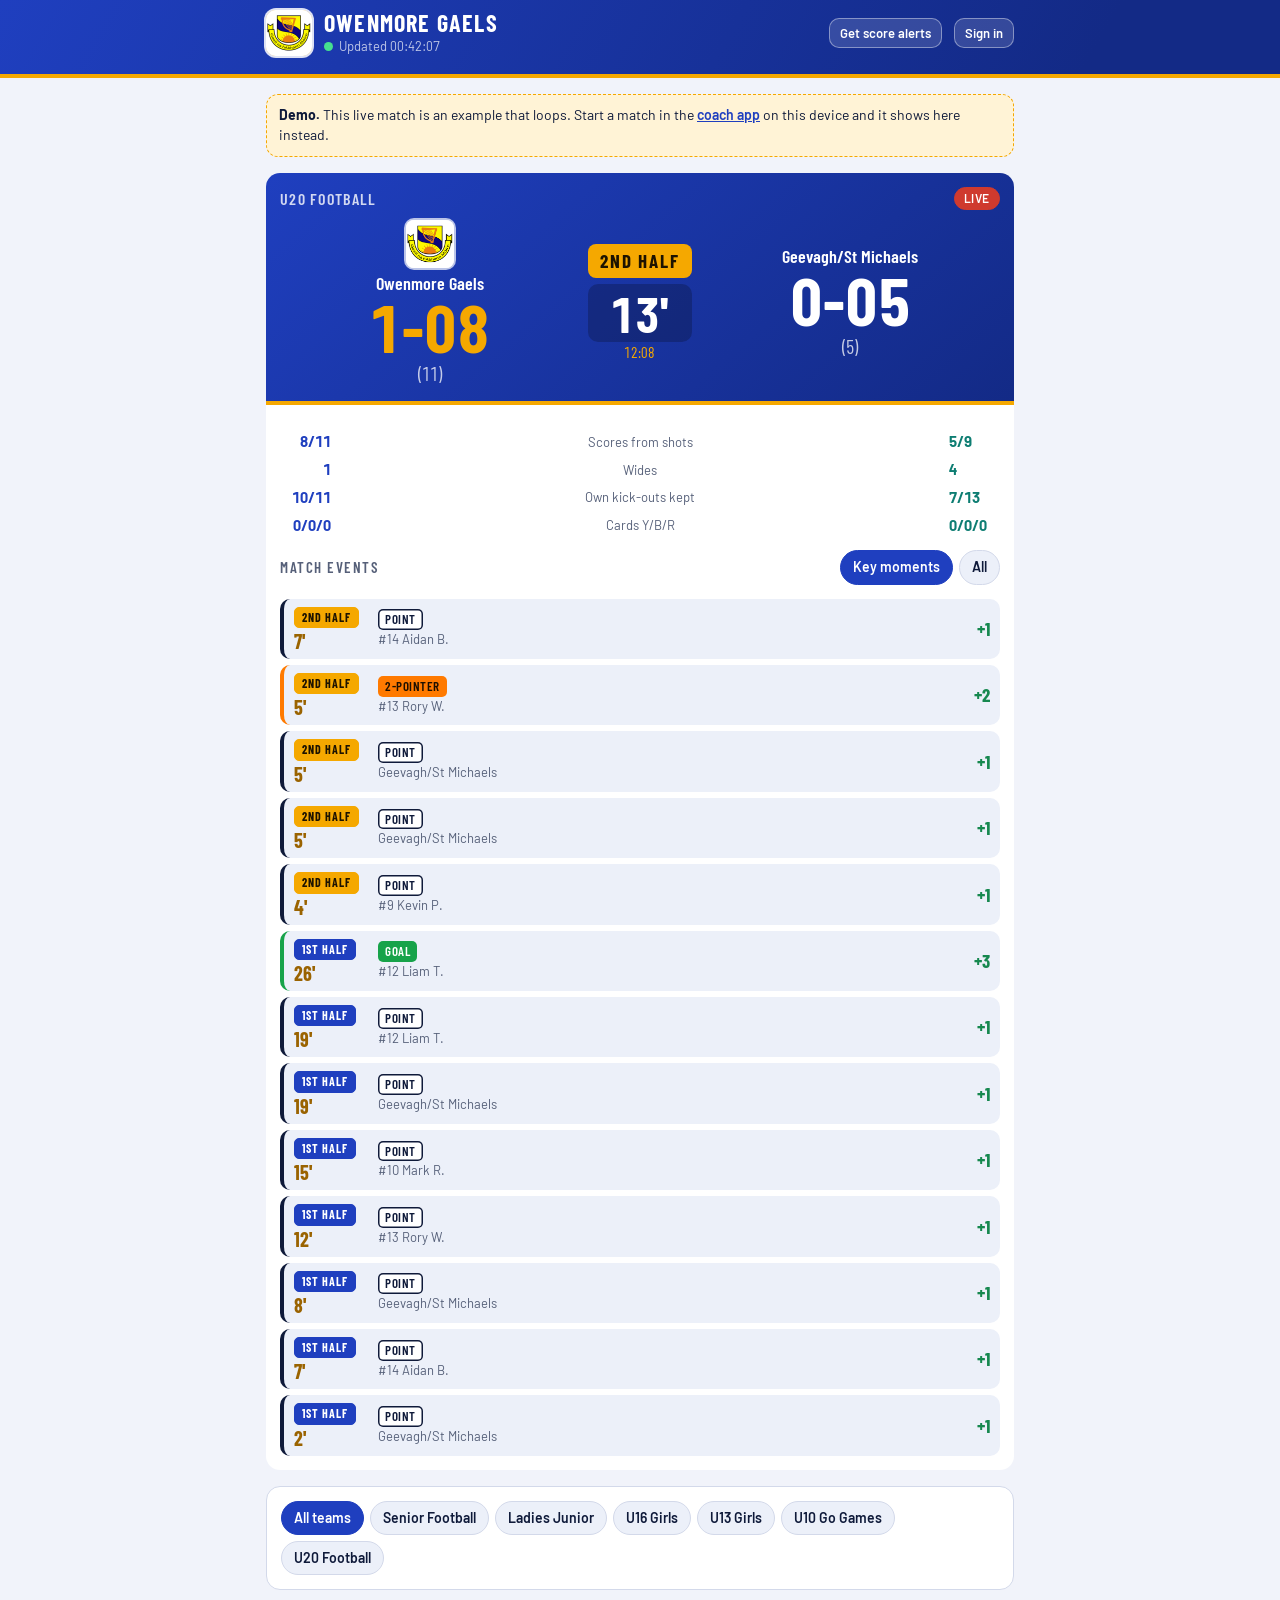
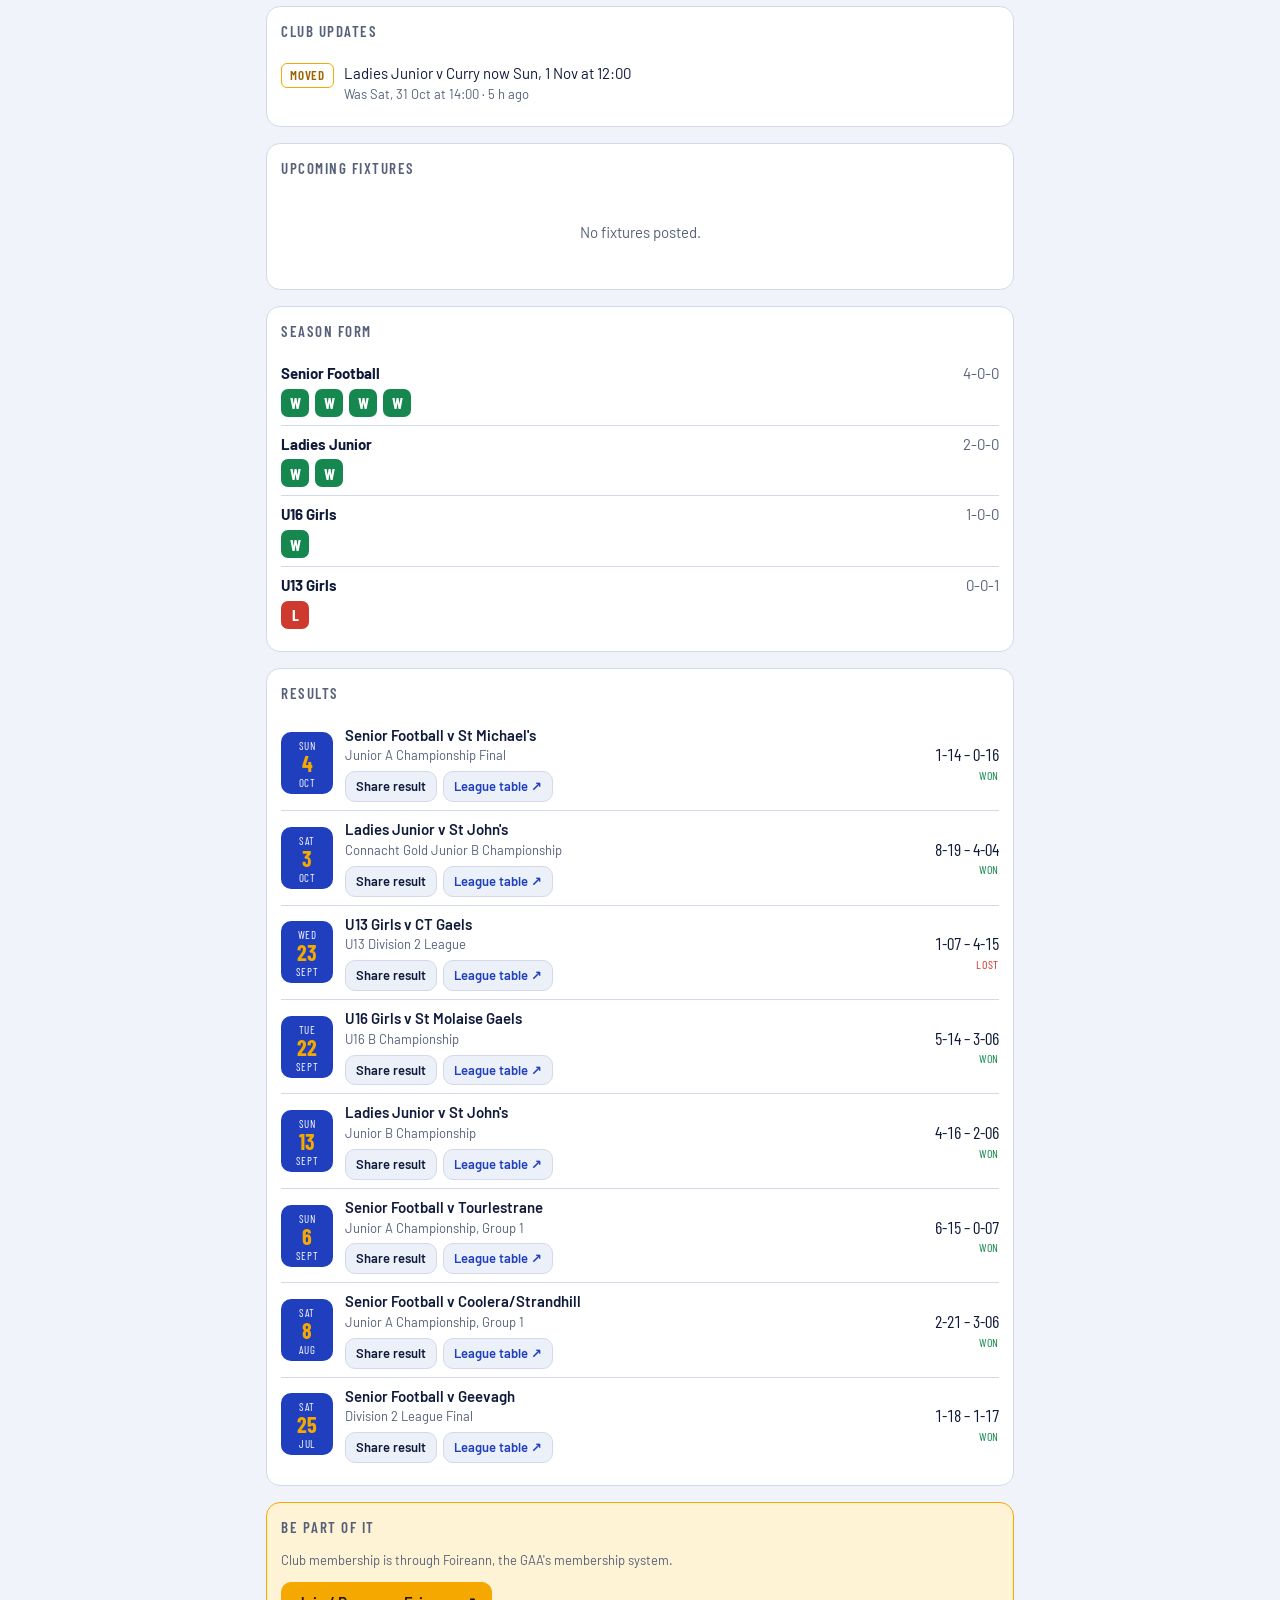
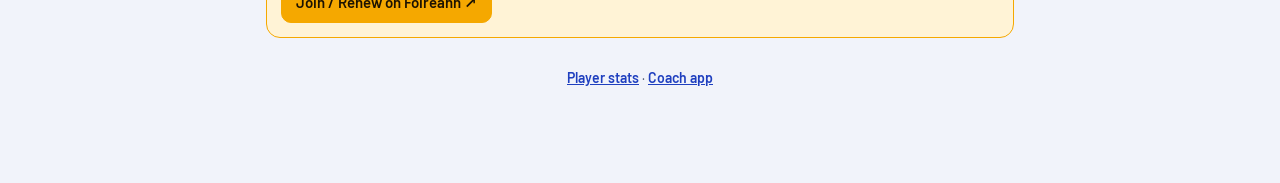
<file: public/live.html>
<!doctype html><html lang="en"><head><meta charset="utf-8"><meta name="viewport" content="width=device-width,initial-scale=1,viewport-fit=cover"><meta name="theme-color" content="#132a86"><meta name="robots" content="noindex">
<link rel="icon" type="image/png" href="favicon.png"><link rel="apple-touch-icon" href="apple-touch-icon.png"><link rel="manifest" href="app.webmanifest"><meta name="apple-mobile-web-app-capable" content="yes"><meta name="mobile-web-app-capable" content="yes"><meta name="apple-mobile-web-app-status-bar-style" content="black-translucent"><meta name="apple-mobile-web-app-title" content="Gaels Beo">
<title>Gaels Beo Live</title>
<meta name="claude:viewport-fit-sides" content="cover">
<link rel="preconnect" href="https://fonts.googleapis.com"><link rel="stylesheet" href="https://fonts.googleapis.com/css2?family=Barlow+Condensed:wght@500;600;700&family=Barlow:wght@400;500;600&display=swap">
<style>html{-webkit-text-size-adjust:100%}body{margin:0}[hidden]{display:none!important}img{max-width:100%}:root{padding-top:env(safe-area-inset-top,0px);padding-bottom:env(safe-area-inset-bottom,0px)}
/* Shared theme (default club colours: royal blue band + amber accents; club colours are a setting). Layout: coloured header band with badge, one working column of panels. */
:root{
  --bg:#f1f3fa; --surface:#ffffff; --surface2:#ecf0f9; --line:#d3d9ea; --fg:#0f1a3a; --muted:#566079;
  --royal:#1f3fbf; --royal-2:#132a86; --royal-text:#1f3fbf; --royal-soft:#e3e9fb;
  --amber:#f5a800; --amber-ink:#1d1300; --amber-text:#9a6300; --amber-soft:#fff3d6;
  --them:#0d7d72; --good:#16884f; --bad:#cf3a2e; --card-y:#f2c200; --card-r:#cf3a2e; --card-b:#15171d;
  --pitch:#e6ecfb; --pitch-line:#a8b6df; --goal:#17a34a; --pointc:#ffffff; --point-edge:#0f1a3a; --two:#ff7a00; --miss:#b0122c; --on-band:#ffffff; --on-band-muted:rgba(255,255,255,.72);
  --display:"Barlow Condensed","Arial Narrow",system-ui,sans-serif;
  --body:"Barlow",system-ui,-apple-system,"Segoe UI",sans-serif;
  --r:14px;
}
@media (prefers-color-scheme: dark){:root:not([data-theme="light"]){
  --bg:#070c1d; --surface:#0f1730; --surface2:#16203f; --line:#26335d; --fg:#e8ecf8; --muted:#98a3c4;
  --royal:#2f52d6; --royal-2:#14246a; --royal-text:#7e9bff; --royal-soft:#18245a;
  --amber:#ffb81f; --amber-ink:#1d1300; --amber-text:#ffc449; --amber-soft:#2e2510;
  --them:#33c4b2; --good:#3fd08a; --bad:#ff6a5e; --card-y:#ffd23f; --card-r:#ff6a5e; --card-b:#d4dae9;
  --pitch:#0c1636; --pitch-line:#33478a; --goal:#2fc766; --pointc:#ffffff; --point-edge:#0f1a3a; --two:#ff8a1f; --miss:#ff4d78; color-scheme:dark}}
:root[data-theme="dark"]{
  --bg:#070c1d; --surface:#0f1730; --surface2:#16203f; --line:#26335d; --fg:#e8ecf8; --muted:#98a3c4;
  --royal:#2f52d6; --royal-2:#14246a; --royal-text:#7e9bff; --royal-soft:#18245a;
  --amber:#ffb81f; --amber-ink:#1d1300; --amber-text:#ffc449; --amber-soft:#2e2510;
  --them:#33c4b2; --good:#3fd08a; --bad:#ff6a5e; --card-y:#ffd23f; --card-r:#ff6a5e; --card-b:#d4dae9;
  --pitch:#0c1636; --pitch-line:#33478a; --goal:#2fc766; --pointc:#ffffff; --point-edge:#0f1a3a; --two:#ff8a1f; --miss:#ff4d78; color-scheme:dark}
*{box-sizing:border-box}
body{background:var(--bg);color:var(--fg);font-family:var(--body);font-size:15px;line-height:1.45}
body::before{content:"";position:fixed;inset:0 0 auto;height:env(safe-area-inset-top,0px);z-index:10;background:var(--royal-2)}
button,input,select,textarea{font:inherit;color:inherit}
button{cursor:pointer}
:focus-visible{outline:3px solid var(--amber);outline-offset:2px}
.num,.tab{font-variant-numeric:tabular-nums}

/* Header band */
.top{position:sticky;top:env(safe-area-inset-top,0px);z-index:9;background:linear-gradient(120deg,var(--royal) 0%,var(--royal-2) 85%);color:var(--on-band);border-bottom:4px solid var(--amber)}
.top-in{max-width:780px;margin:0 auto;padding-left:max(16px,env(safe-area-inset-left,0px));padding-right:max(16px,env(safe-area-inset-right,0px));padding-block:10px 0}
.brand{display:flex;align-items:center;gap:12px;padding-bottom:8px}
.badge{width:46px;height:46px;border-radius:10px;flex:none;background:var(--amber);color:var(--royal-2);display:flex;align-items:center;justify-content:center;font-family:var(--display);font-weight:700;font-size:18px;letter-spacing:.02em;overflow:hidden;box-shadow:0 0 0 2px rgba(255,255,255,.85)}
.badge img{width:100%;height:100%;object-fit:contain;background:#fff}
.brand .bt{min-width:0;flex:1}
.brand h1{font-family:var(--display);font-weight:700;font-size:24px;line-height:1;letter-spacing:.05em;text-transform:uppercase;margin:0;color:var(--on-band);white-space:nowrap;overflow:hidden;text-overflow:ellipsis}
.brand small{display:flex;align-items:center;gap:6px;color:var(--on-band-muted);font-size:13px;margin-top:2px}
.brand a{color:var(--on-band)}
nav{display:flex;gap:2px;overflow-x:auto}
nav button{flex:1;background:none;border:0;border-bottom:4px solid transparent;margin-bottom:-4px;padding:8px 6px 9px;font-family:var(--display);font-weight:600;font-size:17px;letter-spacing:.07em;text-transform:uppercase;color:var(--on-band-muted);white-space:nowrap}
nav button[aria-current="page"]{color:var(--on-band);border-bottom-color:var(--amber)}
.ldot{display:inline-block;width:9px;height:9px;border-radius:50%;background:var(--on-band-muted)}
.ldot[data-s=ok]{background:#46e08f}.ldot[data-s=err]{background:#ff6a5e}.ldot[data-s=wait]{background:var(--amber)}.ldot[data-s=off]{display:none}

/* Page column and panels */
main{max-width:780px;margin:0 auto;padding-left:max(16px,env(safe-area-inset-left,0px));padding-right:max(16px,env(safe-area-inset-right,0px));padding-block:16px 80px;display:flex;flex-direction:column;gap:16px}
h2{font-family:var(--display);font-weight:700;font-size:22px;letter-spacing:.04em;text-transform:uppercase;margin:0;text-wrap:balance}
h3{font-family:var(--display);font-weight:600;font-size:15px;letter-spacing:.1em;text-transform:uppercase;margin:0;color:var(--muted)}
.panel{background:var(--surface);border:1px solid var(--line);border-radius:var(--r);padding:14px;display:flex;flex-direction:column;gap:12px;min-width:0}
.panel>.ph{display:flex;justify-content:space-between;align-items:baseline;gap:8px;flex-wrap:wrap}
.row{display:flex;gap:8px;flex-wrap:wrap;align-items:center}
.muted{color:var(--muted)}
.legend{font-size:13px;color:var(--muted);margin:0}
.empty{text-align:center;padding:16px;color:var(--muted)}
.chip{display:inline-flex;align-items:center;gap:4px;font-size:12px;font-weight:600;letter-spacing:.05em;text-transform:uppercase;padding:2px 9px;border-radius:99px;border:1px solid var(--line);color:var(--muted);background:var(--surface2);white-space:nowrap}
.chip.w{color:var(--good);border-color:var(--good)} .chip.l{color:var(--bad);border-color:var(--bad)} .chip.d{color:var(--amber-text);border-color:var(--amber)}
.chip.live{color:var(--bad);border-color:var(--bad)}
.btn{border:1px solid var(--line);background:var(--surface2);border-radius:10px;padding:9px 14px;font-weight:600;color:var(--fg);text-decoration:none;display:inline-block}
.btn.pri{background:var(--royal);border-color:var(--royal);color:#fff}
.btn.amb{background:var(--amber);border-color:var(--amber);color:var(--amber-ink)}
.btn.warn{border-color:var(--bad);color:var(--bad);background:transparent}
.btn.sm{padding:5px 10px;font-size:13px}
.btn[disabled]{opacity:.45;cursor:default}
.armed{background:var(--bad)!important;color:#fff!important;border-color:var(--bad)!important}
input,select,textarea{background:var(--surface2);border:1px solid var(--line);border-radius:8px;padding:8px 10px;min-width:0;color:var(--fg)}
label.f{display:flex;flex-direction:column;gap:4px;font-size:12px;font-weight:600;letter-spacing:.05em;text-transform:uppercase;color:var(--muted);flex:1 1 140px;min-width:0}
label.f input,label.f select{font-size:15px;text-transform:none;letter-spacing:0;color:var(--fg);font-weight:400}
.seg{display:flex;flex-wrap:wrap;gap:6px}
.seg button{border:1.5px solid var(--line);background:var(--surface2);border-radius:99px;padding:6px 12px;font-weight:600;font-size:14px;color:var(--fg)}
.seg button[aria-pressed="true"]{background:var(--royal);border-color:var(--royal);color:#fff}

/* KPI tiles */
.kpis{display:grid;grid-template-columns:repeat(auto-fill,minmax(150px,1fr));gap:8px}
.kpi{background:var(--surface2);border-radius:12px;padding:10px 12px;display:flex;flex-direction:column;gap:2px;min-width:0}
.kpi b{font-family:var(--display);font-weight:700;font-size:28px;line-height:1.05;font-variant-numeric:tabular-nums}
.kpi span{font-size:12px;color:var(--muted)}
.kpi.hi{background:var(--royal);color:#fff}.kpi.hi span{color:rgba(255,255,255,.75)}
.kpi.am{background:var(--amber-soft)}.kpi.am b{color:var(--amber-text)}

/* Bars */
.bars{display:flex;flex-direction:column;gap:8px}
.bar{display:grid;grid-template-columns:minmax(80px,30%) 1fr auto;gap:10px;align-items:center;font-size:14px}
.bar .lab{min-width:0;overflow:hidden;text-overflow:ellipsis;white-space:nowrap}
.bar .trk{height:12px;border-radius:99px;background:var(--surface2);overflow:hidden;display:flex}
.bar .trk i{display:block;height:100%;background:var(--royal)}
.bar .trk i.a{background:var(--amber)} .bar .trk i.t{background:var(--them)} .bar .trk i.m{background:var(--line)}
.bar .v{font-variant-numeric:tabular-nums;font-weight:600;min-width:3.5em;text-align:right}
.split{display:flex;flex-direction:column;gap:4px}
.split .hd{display:flex;justify-content:space-between;font-size:13px;color:var(--muted)}
.split .hd b{color:var(--fg);font-variant-numeric:tabular-nums}
.split .trk{height:14px;border-radius:99px;overflow:hidden;display:flex;background:var(--surface2)}
.split .trk i{display:block;height:100%}
.split .trk i:first-child{background:var(--royal)} .split .trk i:last-child{background:var(--amber)}

/* Pitch */
.pitch{width:100%;max-width:100%;display:block;touch-action:manipulation}
.pitch .grass{fill:var(--pitch)}
.pitch .ln{stroke:var(--pitch-line);stroke-width:1.5;fill:none}
.pitch .arc{stroke:var(--amber);stroke-width:2;fill:none;stroke-dasharray:6 4}
.pitch .l45{stroke:var(--royal-text);stroke-width:3}
.pitch .post{stroke:var(--royal-text);stroke-width:4}
.pitch .lbl{fill:var(--muted);font-size:10px;font-family:var(--body)}
.pitch .dot-s{fill:var(--amber);stroke:var(--royal-2);stroke-width:1.5}
.pitch .dot-g{fill:var(--royal);stroke:var(--amber);stroke-width:2.5}
.pitch .dot-2{fill:var(--amber);stroke:var(--fg);stroke-width:2.5}
.pitch .dot-m{fill:var(--surface);stroke:var(--bad);stroke-width:2}
.pitch .mark{fill:var(--amber);stroke:var(--fg);stroke-width:2}
.pkey{display:flex;flex-wrap:wrap;gap:12px;font-size:12px;color:var(--muted)}
.pkey i{display:inline-block;width:11px;height:11px;border-radius:50%;vertical-align:-1px;margin-right:4px}
.pkey .s{background:var(--amber);border:1.5px solid var(--royal-2)} .pkey .g{background:var(--royal);border:2px solid var(--amber)} .pkey .two{background:var(--amber);border:2px solid var(--fg)} .pkey .m{background:var(--surface);border:2px solid var(--bad)}

/* Tables */
.tw{overflow-x:auto;border:1px solid var(--line);border-radius:10px}
table{border-collapse:collapse;width:100%;font-variant-numeric:tabular-nums;font-size:14px}
th,td{padding:7px 9px;text-align:right;white-space:nowrap;border-bottom:1px solid var(--line)}
th{font-size:11px;letter-spacing:.06em;text-transform:uppercase;color:var(--muted);background:var(--surface2)}
td:first-child,th:first-child{text-align:left;position:sticky;left:0;background:var(--surface)}
th:first-child{background:var(--surface2)}
tr:last-child td{border-bottom:0}
td .pc{color:var(--muted);font-size:12px;margin-left:4px}

/* Form strip */
.form{display:flex;gap:6px;flex-wrap:wrap}
.form span{width:30px;height:30px;border-radius:8px;display:flex;align-items:center;justify-content:center;font-family:var(--display);font-weight:700;font-size:17px;color:#fff}
.form .W{background:var(--good)} .form .L{background:var(--bad)} .form .D{background:var(--amber);color:var(--amber-ink)}
.grid2{display:grid;grid-template-columns:repeat(auto-fit,minmax(min(100%,320px),1fr));gap:16px;align-items:start}
.grid2>*{min-width:0}

/* Score colour code: green goal, white point, orange 2-pointer, red miss */
.pitch .dot-g{fill:var(--goal);stroke:#fff;stroke-width:2}
.pitch .dot-s{fill:var(--pointc);stroke:var(--point-edge);stroke-width:1.8}
.pitch .dot-2{fill:var(--two);stroke:#fff;stroke-width:1.8}
.pitch .dot-m{fill:var(--miss);stroke:#fff;stroke-width:1.5}
.pkey .g{background:var(--goal);border:2px solid #fff;box-shadow:0 0 0 1px var(--line)}
.pkey .s{background:var(--pointc);border:1.5px solid var(--point-edge)}
.pkey .two{background:var(--two);border:2px solid #fff;box-shadow:0 0 0 1px var(--line)}
.pkey .m{background:var(--miss);border:2px solid #fff;box-shadow:0 0 0 1px var(--line)}
.tag.goal{background:var(--goal)!important;color:#fff!important}
.tag.point{background:var(--pointc)!important;color:#0f1a3a!important;box-shadow:inset 0 0 0 1.5px var(--point-edge)}
.tag.two{background:var(--two)!important;color:#1d1000!important}
.tag.wide,.tag.short,.tag.saved{background:var(--miss)!important;color:#fff!important}
.ev.t-goal{border-left-color:var(--goal)!important}.ev.t-point{border-left-color:var(--point-edge)!important}.ev.t-two{border-left-color:var(--two)!important}.ev.t-wide,.ev.t-short,.ev.t-saved{border-left-color:var(--miss)!important}

.pitch .dot-x path{stroke:var(--miss);stroke-width:3;stroke-linecap:round;fill:none;filter:drop-shadow(0 0 1px #fff)}
.pkey .m{background:none!important;border:0!important;box-shadow:none!important;position:relative}
.pkey .m::before,.pkey .m::after,.dotk.m::before,.dotk.m::after{content:"";position:absolute;left:50%;top:50%;width:13px;height:3px;background:var(--miss);border-radius:2px}
.pkey .m::before,.dotk.m::before{transform:translate(-50%,-50%) rotate(45deg)} .pkey .m::after,.dotk.m::after{transform:translate(-50%,-50%) rotate(-45deg)}

/* Install app (pwa.js): header button + one-time iPhone tip */
.instbtn{background:var(--amber)!important;border-color:var(--amber)!important;color:var(--amber-ink)!important;flex:none;margin-left:auto}
.instbtn + .bellbtn{margin-left:0}
.iostip{position:fixed;left:0;right:0;bottom:0;z-index:50;padding:0 max(16px,env(safe-area-inset-left,0px)) calc(12px + env(safe-area-inset-bottom,0px))}
.iostip-in{max-width:520px;margin:0 auto;display:flex;align-items:center;gap:10px;background:var(--surface);color:var(--fg);border:1px solid var(--line);border-top:4px solid var(--amber);border-radius:var(--r);padding:12px 14px;box-shadow:0 8px 28px rgba(0,0,0,.28)}
.iostip-in p{margin:0;flex:1;font-size:14px}
.iostip-ic{width:26px;height:26px;flex:none;color:var(--royal-text)}

/* Sign in (signin.js) */
.signbtn{background:rgba(255,255,255,.14)!important;border-color:rgba(255,255,255,.4)!important;color:#fff!important;flex:none}
.field{width:100%;padding:12px 14px;border:1px solid var(--line);border-radius:10px;background:var(--surface);font-size:16px}
.pinin{font-family:var(--display);font-size:32px;letter-spacing:.4em;text-align:center}
.silist{display:flex;flex-direction:column;gap:8px}
.sirow{display:flex;flex-direction:column;align-items:flex-start;gap:2px;text-align:left;padding:12px 14px}
.sirow span{font-weight:400;color:var(--muted);font-size:13px}
.sierr{margin:0;color:var(--bad);font-size:14px;min-height:1em}
.sierr:empty{display:none}
/* Parents' page */
.top-in{padding-block:10px}
.banner{background:var(--amber-soft);border:1px dashed var(--amber);border-radius:12px;padding:10px 12px;font-size:14px}
.mcard{border:0;padding:0;overflow:hidden}
.mhead{background:linear-gradient(140deg,var(--royal),var(--royal-2));color:#fff;padding:14px;display:flex;flex-direction:column;gap:10px;border-bottom:4px solid var(--amber)}
.mhead .top2{display:flex;justify-content:space-between;align-items:center;gap:8px}
.mhead .sq{font-family:var(--display);font-weight:600;font-size:16px;letter-spacing:.08em;text-transform:uppercase;color:rgba(255,255,255,.8)}
.sb{display:grid;grid-template-columns:1fr auto 1fr;gap:8px;align-items:center;text-align:center}
.tn{font-family:var(--display);font-weight:600;font-size:18px;line-height:1.1;text-wrap:balance}
.sb .sc{font-family:var(--display);font-weight:700;font-size:clamp(36px,10.5vw,66px);line-height:1;color:var(--amber);font-variant-numeric:tabular-nums;white-space:nowrap}
.sb .them .sc{color:#fff}
.tot{font-family:var(--display);font-size:19px;color:rgba(255,255,255,.75);font-variant-numeric:tabular-nums}
.halfpill{display:inline-block;font-family:var(--display);font-weight:700;font-size:19px;letter-spacing:.1em;text-transform:uppercase;padding:3px 12px;border-radius:8px;background:var(--amber);color:var(--amber-ink);margin-bottom:6px}
.halfpill.h1{background:#fff;color:var(--royal-2)} .halfpill.o{background:rgba(255,255,255,.18);color:#fff}
.clk{font-family:var(--display);font-weight:700;font-size:clamp(36px,10vw,50px);line-height:1;color:#fff;font-variant-numeric:tabular-nums;background:rgba(0,0,0,.22);border-radius:10px;padding:4px 10px}
.clk.paused{opacity:.6}
.added{font-family:var(--display);font-size:15px;color:var(--amber);min-height:18px;font-variant-numeric:tabular-nums}
.mbody{padding:14px;display:flex;flex-direction:column;gap:14px}
.cmp{display:grid;grid-template-columns:3.4em 1fr 3.4em;gap:6px 10px;font-variant-numeric:tabular-nums;align-items:center}
.cmp .l{text-align:right;font-weight:700;color:var(--royal-text)} .cmp .r{font-weight:700;color:var(--them)}
.cmp .m{text-align:center;font-size:13px;color:var(--muted)}
.subs{font-size:14px;background:var(--royal-soft);border-radius:10px;padding:8px 10px;display:flex;flex-direction:column;gap:4px}
.subs b{font-family:var(--display);letter-spacing:.08em;text-transform:uppercase;font-size:13px;color:var(--royal-text)}
.evs{display:flex;flex-direction:column;gap:6px}
.ev{display:grid;grid-template-columns:76px 1fr auto;gap:8px;align-items:center;padding:8px 10px;border-radius:10px;background:var(--surface2);border-left:4px solid var(--royal)}
.ev.them{border-left-color:var(--them)} .ev.sc{border-left-color:var(--amber)}
.ev .t{display:flex;flex-direction:column;gap:3px;align-items:flex-start}
.ev .t b{font-family:var(--display);font-size:20px;line-height:1;color:var(--amber-text)}
.ev .w{min-width:0} .ev .w span{display:block;color:var(--muted);font-size:13px}
.ev .p{font-family:var(--display);font-weight:700;font-size:19px;color:var(--good)}
.ht{display:inline-block;font-family:var(--display);font-weight:700;font-size:12px;letter-spacing:.08em;text-transform:uppercase;padding:1px 7px;border-radius:5px;background:var(--surface);color:var(--muted);border:1px solid var(--line)}
.ht.h1{background:var(--royal);border-color:var(--royal);color:#fff} .ht.h2{background:var(--amber);border-color:var(--amber);color:var(--amber-ink)}
.tag{font-family:var(--display);font-weight:600;letter-spacing:.04em;text-transform:uppercase;font-size:14px;padding:1px 7px;border-radius:5px;background:var(--line);color:var(--fg)}
.tag.goal,.tag.point,.tag.two{background:var(--amber);color:var(--amber-ink)}
.tag.yellow{background:var(--card-y);color:#1a1200}.tag.red{background:var(--card-r);color:#fff}.tag.black{background:var(--card-b);color:var(--surface)}.tag.sub{background:var(--royal);color:#fff}
.fx{display:grid;grid-template-columns:52px 1fr auto;gap:12px;align-items:center;padding:8px 0;border-top:1px solid var(--line)}
.fx:first-of-type{border-top:0}
.dt{text-align:center;font-family:var(--display);line-height:1;background:var(--royal);color:#fff;border-radius:10px;padding:5px 0}
.dt b{display:block;font-size:22px;color:var(--amber)} .dt span{font-size:11px;letter-spacing:.06em;text-transform:uppercase}
.fx .o{min-width:0} .fx .o b{font-weight:600} .fx .o span{display:block;font-size:13px;color:var(--muted)}
.fx.cx .o b{text-decoration:line-through;color:var(--muted)}
.res{font-family:var(--display);font-size:17px;text-align:right;font-variant-numeric:tabular-nums;white-space:nowrap}
.res i{display:block;font-style:normal;font-size:12px;letter-spacing:.06em;text-transform:uppercase}
.w-W{color:var(--good)} .w-L{color:var(--bad)} .w-D{color:var(--amber-text)}
.up{display:grid;grid-template-columns:auto 1fr;gap:10px;align-items:start;padding:8px 0;border-top:1px solid var(--line)}
.up:first-child{border-top:0}
.up .k{font-family:var(--display);font-weight:600;font-size:13px;letter-spacing:.06em;text-transform:uppercase;padding:2px 8px;border-radius:6px;border:1.5px solid var(--line);white-space:nowrap}
.k.cancelled{color:var(--bad);border-color:var(--bad)} .k.moved{color:var(--amber-text);border-color:var(--amber)} .k.new{color:var(--royal-text);border-color:var(--royal)} .k.result{color:var(--good);border-color:var(--good)}
.up .x{min-width:0} .up .x span{display:block;font-size:13px;color:var(--muted)}
.foot{text-align:center;color:var(--muted);font-size:14px}
.foot a{color:var(--royal-text);font-weight:600}
.upd{font-variant-numeric:tabular-nums}
.crest{width:22px;height:22px;border-radius:4px;object-fit:contain;background:#fff;vertical-align:-4px;margin-right:6px;box-shadow:0 0 0 1px var(--line)}
.crest.big{width:48px;height:48px;border-radius:8px;display:block;margin:0 auto 6px;box-shadow:0 0 0 2px rgba(255,255,255,.7)}
.banner a{color:var(--royal-text);font-weight:600}.brand small a{color:var(--on-band);font-weight:600}
.bellbtn{background:rgba(255,255,255,.14)!important;border-color:rgba(255,255,255,.4)!important;color:#fff!important;margin-left:auto;flex:none}
.bellbtn[aria-pressed="true"]{background:var(--amber)!important;color:var(--amber-ink)!important;border-color:var(--amber)!important}
.brand{flex-wrap:wrap}
.ggnote{margin:0;text-align:center;font-size:14px;color:rgba(255,255,255,.8)}
.subs.sinbin{background:var(--amber-soft)} .subs.sinbin b{color:var(--amber-text)}
.mbody .ph{display:flex;justify-content:space-between;align-items:center;gap:8px;flex-wrap:wrap}
.fx .o .acts{display:flex;gap:6px;flex-wrap:wrap;margin-top:6px}
.fx .o a{color:var(--royal-text)}
.formrow{display:grid;grid-template-columns:1fr auto;gap:4px 10px;align-items:center;padding:8px 0;border-top:1px solid var(--line)}
.formrow:first-child{border-top:0}
.formrow .form{grid-column:1/-1}
.form{display:flex;gap:6px;flex-wrap:wrap}
.form span{width:28px;height:28px;border-radius:7px;display:flex;align-items:center;justify-content:center;font-family:var(--display);font-weight:700;font-size:16px;color:#fff}
.form .W{background:var(--good)} .form .L{background:var(--bad)} .form .D{background:var(--amber);color:var(--amber-ink)}
.sheet-bg{position:fixed;inset:0;background:rgba(5,10,30,.55);z-index:20;display:flex;align-items:flex-end;justify-content:center}
.sheet{background:var(--surface);width:100%;max-width:640px;max-height:92%;overflow:auto;border-radius:18px 18px 0 0;border-top:4px solid var(--amber);padding-block:14px calc(16px + env(safe-area-inset-bottom,0px));padding-left:max(16px,env(safe-area-inset-left,0px));padding-right:max(16px,env(safe-area-inset-right,0px));display:flex;flex-direction:column;gap:12px}
.sharecard{width:100%;max-width:420px;border-radius:12px;align-self:center}
.joinbox{background:var(--amber-soft);border-color:var(--amber)}
.tag.bloodret{background:var(--royal);color:#fff}

.ev .w .tag{display:inline-block}
.ev.sc .p{color:var(--good)}
.brand .bt{flex:1 1 210px}
.bellbtn{margin-left:0}
</style>
</head><body>
<header class="top"><div class="top-in">
  <div class="brand"><div class="badge" id="badge" aria-hidden="true"><img src="badge.png" alt=""></div><div class="bt"><h1 id="club"></h1><small><span id="dot" class="ldot" data-s="wait"></span><span id="upd" class="upd">Loading…</span></small></div>
  <button id="notify" class="btn sm bellbtn" aria-pressed="false">Get score alerts</button></div>
</div></header>
<main>
  <div id="demo" class="banner" hidden></div>
  <div id="msg" class="banner" hidden role="status"></div>
  <section id="live"></section>
  <section class="panel"><div class="seg" id="teamf"></div></section>
  <section class="panel"><h3>Club updates</h3><div id="updates"></div></section>
  <section class="panel"><h3>Upcoming fixtures</h3><div id="upcoming"></div></section>
  <section class="panel"><h3>Season form</h3><div id="form"></div></section>
  <section class="panel"><h3>Results</h3><div id="results"></div></section>
  <section class="panel joinbox"><h3>Be part of it</h3><p class="legend">Club membership is through Foireann, the GAA's membership system.</p><div class="row" id="join"></div></section>
  <p class="foot"><a href="me.html">Player stats</a> · <a href="index.html">Coach app</a></p>
</main>
<div id="modal" hidden></div>
<script>
const OWN_BADGE="[data-uri]";
// Club crests from the Sligo LGFA club list (https://sligolgfa.com/clublist/), hosted on Sportlomo.
// Crest images are hotlinked from the Sportlomo-hosted Sligo LGFA club list.
const BASE = "https://sportlomo-userupload.s3.amazonaws.com/clubLogos/";
const CRESTS = [
  { id: 90947, n: "Ballymote", f: "Ballymote.png" },
  { id: 81475, n: "CT Gaels", f: "CT Gesls Crest.jpg" },
  { id: 81473, n: "Calry/St Josephs", f: "Calry crest.jpg" },
  { id: 81474, n: "Coolera/Strandhill", f: "coolera crest.jpg" },
  { id: 81476, n: "Curry", f: "Curry crest.jpg" },
  { id: 81477, n: "Drumcliffe/Rosses Point", f: "drumcliffe crest.jpg", a: ["Drumcliffe/RP"] },
  { id: 81478, n: "Eastern Harps", f: "Eastern Harps Crest.png" },
  { id: 81479, n: "Eoghan Rua", f: "eoghan rua crest.jpg", a: ["Easkey", "Eoghan Rua Easkey"] },
  { id: 81480, n: "Geevagh", f: "Geevgh GAA Crest.jpg" },
  { id: 81481, n: "Owenmore Gaels", f: "owenmore gaels crest.jpg", a: ["Owenmore"] },
  { id: 81482, n: "Shamrock Gaels", f: "Shamrock Gaels Crest.png" },
  { id: 81483, n: "St Farnans", f: "farnans crest.jpg", a: ["St Farnans/St Patricks"] },
  { id: 81485, n: "St Johns", f: "Johns Crest.jpg" },
  { id: 81486, n: "St Marys", f: "Marys crest.jpg" },
  { id: 81487, n: "St Michaels", f: "michaels crest.jpg" },
  { id: 81488, n: "St Molaise Gaels", f: "st molaise crest.jpg" },
  { id: 81489, n: "St Nathys", f: "St Nathys Crest.jpg" },
  { id: 81490, n: "St Patricks", f: "St Patrick crest.jpg", a: ["St Patricks/St Farnans"] },
  { id: 81492, n: "Tourlestrane", f: "tourlestrane crest.jpg" },
];
const crestUrl = (c) => BASE + c.id + "/" + encodeURIComponent(c.f);

// Normalise a club name for matching: "St. Mary's" -> "st marys", "Calry/St. Joseph's" -> "calry/st josephs"
const norm = (s) => String(s || "").toLowerCase().replace(/[’'`.]/g, "").replace(/\b(gaa|gfc|lgfa|club|cumann)\b/g, "")
  .replace(/[^a-z0-9/ ]+/g, " ").replace(/\s*\/\s*/g, "/").replace(/\s+/g, " ").trim();

// Find the crest for a team name as written on fixtures (amalgamations use the first club).
function crestFor(name) {
  const n = norm(name); if (!n) return null;
  const names = (c) => [c.n, ...(c.a || [])].map(norm);
  for (const c of CRESTS) if (names(c).includes(n)) return c;
  const first = n.split("/")[0].trim();
  for (const c of CRESTS) if (names(c).includes(first)) return c;
  let best = null;
  for (const c of CRESTS) for (const cn of names(c).map((x) => x.split("/")[0].trim()))
    if (cn.length > 3 && (first.startsWith(cn) || cn.startsWith(first)) && (!best || cn.length > best.l)) best = { c, l: cn.length };
  return best ? best.c : null;
}
/* ===== Owenmore Gaels demo: shared model + example season =====
   Real 2026 results (scorelines, dates, opponents, venues). Players, Foireann numbers and the
   events behind each score are invented examples generated to add up to the real scores. */
const DEMO_KEY='owenmore-gaels-demo-v2', DEMO_VER=6;
const esc=s=>String(s??'').replace(/[&<>"']/g,c=>({'&':'&amp;','<':'&lt;','>':'&gt;','"':'&quot;',"'":'&#39;'}[c]));
const pad=n=>String(n).padStart(2,'0');
const mmss=s=>{s=Math.max(0,Math.floor(s));return pad(Math.floor(s/60))+':'+pad(s%60)};
const HOME_GROUND='Connolly Park, Collooney';

const OG={};
OG.LABEL={goal:'Goal',point:'Point',two:'2-pointer',wide:'Wide',short:'Dropped short',saved:'Saved / blocked',w45:'45 won',
  fwon:'Free won',fcon:'Free conceded',kow:'Kick-out won',kol:'Kick-out lost',okw:'Their kick-out won',okl:'Their kick-out lost',
  tow:'Turnover won',tol:'Turnover lost',save:'Save',yellow:'Yellow card',black:'Black card',red:'Red card',sub:'Substitution',bloodret:'Blood sub return',note:'Note'};
OG.PTS={goal:3,point:1,two:2};
OG.SHOTS=['goal','point','two','wide','short','saved'];
OG.SRC={play:'Play',free:'Free','45':'45',pen:'Penalty',mark:'Mark'};
OG.isScore=t=>t==='goal'||t==='point'||t==='two';
OG.footy=code=>code!=='hurling';
OG.label=(t,code)=>{const l=OG.LABEL[t]||t;return code==='hurling'?l.replace('45 won','65 won').replace('kick-out','puck-out'):l};
OG.srcLabel=(s,code)=>s==='45'&&code==='hurling'?'65':OG.SRC[s]||'';
OG.set45=code=>OG.footy(code)?'45':'65';
OG.KO=code=>OG.footy(code)?'kick-out':'puck-out';
OG.score=(m,side)=>{let g=0,p=0;for(const e of m.events){if(e.side!==side)continue;if(e.type==='goal')g++;else if(e.type==='point')p++;else if(e.type==='two')p+=2}return{g,p,t:g*3+p}};
OG.fmt=s=>s.g+'-'+pad(s.p);
OG.scoreUpTo=(m,side,maxAbs)=>{let g=0,p=0;for(const e of m.events){if(e.side!==side||OG.abs(m,e.per,e.sec)>maxAbs)continue;if(e.type==='goal')g++;else if(e.type==='point')p++;else if(e.type==='two')p+=2}return{g,p,t:g*3+p}};
OG.TIERS={adult:'Adult',minor:'Minor',gogames:'Go Games'};

/* ----- periods and match time -----
   period: 0 pre-match, 1, 'HT', 2, 'FT', 3 (ET 1st), 'ETH', 4 (ET 2nd), 'AET' */
OG.perLen=(m,p)=>(p<=2?m.half:(m.etHalf||10))*60;
OG.dur=(m,p)=>{const d=m.clock&&m.clock.durs&&m.clock.durs[p];return typeof d==='number'?d:OG.perLen(m,p)};
OG.before={0:0,1:0,HT:1,2:1,FT:2,3:2,ETH:3,4:3,AET:4};
OG.abs=(m,per,sec)=>{let t=0;const n=OG.before[per]??0;for(let p=1;p<=n;p++)t+=OG.dur(m,p);return t+(typeof per==='number'&&per>0?sec:0)};
OG.elapsed=(m,now)=>{const c=m.clock;return c.acc+(c.running?((now||Date.now())-c.since)/1000:0)};
OG.nowAbs=(m,now)=>{const c=m.clock;return typeof c.period==='number'&&c.period>0?OG.abs(m,c.period,OG.elapsed(m,now)):OG.abs(m,c.period,0)};
OG.minOf=(sec,half)=>{const mn=Math.floor(sec/60)+1;return half&&mn>half?half+'+'+(mn-half)+"'":mn+"'"};
OG.perShort=p=>p===1?'1st half':p===2?'2nd half':p===3?'ET 1st':p===4?'ET 2nd':p==='HT'?'Half time':p==='FT'?'Full time':p==='ETH'?'ET half time':p==='AET'?'After ET':'Pre-match';
OG.halfOf=(m,per)=>per<=2?m.half:(m.etHalf||10);
// running match minute for reports, e.g. 38' or 60+2'
OG.matchMin=(m,e)=>{const mn=Math.floor(e.sec/60)+1,h=OG.halfOf(m,e.per);const base=e.per===2?m.half:e.per===3?2*m.half:e.per===4?2*m.half+(m.etHalf||10):0;
  return mn>h?(base+h)+'+'+(mn-h)+"'":(base+mn)+"'"};

/* ----- privacy tiers and names ----- */
OG.tierOf=t=>t&&t.tier||'adult';
OG.first=n=>String(n||'').split(' ')[0];
OG.pubName=(t,pid)=>{const p=t&&t.players.find(x=>x.id===pid);if(!p)return '';const tier=OG.tierOf(t);return tier==='adult'?`#${p.num} ${p.name}`:tier==='minor'?`#${p.num} ${OG.first(p.name)}`:''};
OG.fullName=(t,pid)=>{const p=t&&t.players.find(x=>x.id===pid);return p?`#${p.num} ${p.name}`:''};

/* ----- sin-bin ----- */
OG.sinbinRule=t=>{ // which card sends a player to the sin-bin, and for how long
  if(t.sinbinCard==='none')return null;
  const card=t.sinbinCard||(t.assoc==='gaa_f'?'black':t.assoc==='lgfa'?'yellow':'none');if(card==='none')return null;
  if(t.assoc==='lgfa'&&OG.gradeAge(t.grade)<=13)return null; // LGFA Rule 408: no sin-bin up to U13
  const mins=t.sinbinMins||(t.assoc==='lgfa'?(t.half>=30?10:t.half>15?5:3):10);
  return{card,secs:mins*60};
};
OG.gradeAge=g=>/minor/i.test(g)?(/18/.test(g)?18:17):/adult/i.test(g)?99:parseInt(String(g).replace(/\D/g,''))||0;
OG.sinbins=(m,t,now)=>{ // active sin-bins with seconds left (playing time)
  const na=OG.nowAbs(m,now),out=[];
  for(const e of m.events){if(!e.sinbin)continue;const left=e.sinbin-(na-OG.abs(m,e.per,e.sec));if(left>-30)out.push({e,left})}
  return out;
};

/* ----- minutes played (from starting team + subs log) ----- */
OG.minutes=(m,rules,now)=>{
  rules=rules||{bloodCounts:true,sinbinCounts:false};
  const end=m.ended||m.clock.period==='FT'||m.clock.period==='AET'?OG.abs(m,m.clock.period==='AET'?'AET':'FT',0):OG.nowAbs(m,now);
  const ev=[];for(const e of m.events)if(e.side==='us'&&['sub','bloodret','red'].includes(e.type)||e.side==='us'&&e.sinbin)ev.push({t:OG.abs(m,e.per,e.sec),e});
  if(!rules.sinbinCounts)for(const x of ev.slice())if(x.e.sinbin)ev.push({t:x.t+x.e.sinbin,e:{type:'sinret',pid:x.e.pid}});
  ev.sort((a,b)=>a.t-b.t);
  const secs={},since={},blood=new Set(),off=new Set();
  const open=(pid,t)=>{if(pid&&!(pid in since)&&!off.has(pid))since[pid]=t};
  const close=(pid,t)=>{if(pid in since){const d=Math.max(0,Math.min(t,end)-since[pid]);if(!blood.has(pid)||rules.bloodCounts)secs[pid]=(secs[pid]||0)+d;delete since[pid]}};
  (m.lineup||[]).forEach(pid=>open(pid,0));
  for(const {t,e} of ev){if(t>end)break;
    if(e.type==='sub'){close(e.pid,t);if(e.blood)blood.add(e.onId);open(e.onId,t)}
    else if(e.type==='bloodret'){close(e.pid,t);open(e.onId,t)}
    else if(e.type==='red'){close(e.pid,t);off.add(e.pid)}
    else if(e.sinbin&&!rules.sinbinCounts)close(e.pid,t);
    else if(e.type==='sinret')open(e.pid,t);
  }
  for(const pid of Object.keys(since))close(pid,end);
  return secs;
};
OG.onPitch=(m)=>{ // who's on the pitch after the subs/reds logged so far
  const set=new Set(m.lineup||[]);
  const ev=m.events.filter(e=>e.side==='us'&&['sub','bloodret','red'].includes(e.type)).sort((a,b)=>OG.abs(m,a.per,a.sec)-OG.abs(m,b.per,b.sec));
  for(const e of ev){if(e.type==='red')set.delete(e.pid);else{set.delete(e.pid);if(e.onId)set.add(e.onId)}}
  return set;
};

/* ----- tallies ----- */
OG.blank=()=>{const r={scoreG:0,scoreP:0,pts:0,fromFree:0,from45:0,fromPen:0,subOn:0,subOff:0,t45:0,s45:0,twoAtt:0};for(const k in OG.LABEL)r[k]=0;return r};
OG.outsideArc=(e,m)=>OG.footy(m.code)&&m.arc&&typeof e.lx==='number'&&Math.hypot(e.lx-40,e.ly)>=40;
OG.tally=(r,e,m)=>{if(e.type in r)r[e.type]++;
  if(OG.SHOTS.includes(e.type)){if(e.src==='45'){r.t45++;if(OG.PTS[e.type])r.s45++}if(e.type==='two'||OG.outsideArc(e,m))r.twoAtt++}
  if(OG.PTS[e.type]){r.pts+=OG.PTS[e.type];if(e.type==='goal')r.scoreG++;else r.scoreP+=OG.PTS[e.type];if(e.src==='free')r.fromFree++;if(e.src==='45')r.from45++;if(e.src==='pen')r.fromPen++}};
// A turnover won by one team is a turnover lost by the other; their kick-out lost is one we won.
OG.cross=(r,e)=>{if(e.type==='kow')r.okl++;else if(e.type==='kol')r.okw++;else if(e.type==='tow')r.tol++;else if(e.type==='tol')r.tow++;else if(e.type==='okw')r.kol++;else if(e.type==='okl')r.kow++};
OG.summary=(m,side)=>{const r=OG.blank();for(const e of m.events){if(e.side===side)OG.tally(r,e,m);else OG.cross(r,e)}
  return{scores:r.goal+r.point+r.two,shots:OG.SHOTS.reduce((a,t)=>a+r[t],0),wide:r.wide,tow:r.tow,tol:r.tol,kow:r.kow,kol:r.kol,okw:r.okw,okl:r.okl,fwon:r.fwon,fcon:r.fcon,y:r.yellow,b:r.black,r:r.red,save:r.save}};

/* ----- match report ----- */
OG.report=(S,m,publicVersion)=>{
  const t=S.teams.find(x=>x.id===m.teamId),f=S.fixtures.find(x=>x.id===m.fixtureId)||{};
  const nm=pid=>publicVersion?OG.pubName(t,pid):OG.fullName(t,pid);
  const us=OG.score(m,'us'),th=OG.score(m,'them'),ht1=OG.scoreUpTo(m,'us',OG.abs(m,'HT',0)),ht2=OG.scoreUpTo(m,'them',OG.abs(m,'HT',0));
  const aet=m.events.some(e=>e.per===3||e.per===4)||m.clock.period==='AET';
  const res=us.t>th.t?'beat':us.t<th.t?'lost to':'drew with';
  const d=new Date(m.date+'T12:00').toLocaleDateString('en-IE',{weekday:'long',day:'numeric',month:'long'});
  const where=f.ground||(f.venue==='Home'?HOME_GROUND:'');
  let s=`${S.club} ${t.name} ${res} ${m.opp}, ${OG.fmt(us)} (${us.t}) to ${OG.fmt(th)} (${th.t})${aet?' after extra time':''}`;
  s+=` in the ${f.comp||'match'}${where?' at '+where:''} on ${d}.`;
  if(OG.tierOf(t)==='gogames')return `${S.club} ${t.name} played ${m.opp} in a Go Games fixture on ${d}${where?' at '+where:''}. Go Games are non-competitive, so no scores are recorded.`;
  s+=` The half-time score was ${OG.fmt(ht1)} to ${OG.fmt(ht2)}.`;
  const sc={};for(const e of m.events)if(e.side==='us'&&OG.isScore(e.type)&&e.pid){const r=sc[e.pid]||(sc[e.pid]={g:0,p:0,b:{}});if(e.type==='goal')r.g++;else r.p+=OG.PTS[e.type];
    const k=e.src==='free'?'f':e.src==='45'?OG.set45(m.code):e.src==='pen'?'pen':e.src==='mark'?'m':null;if(k){const b=r.b[k]||(r.b[k]={g:0,p:0});if(e.type==='goal')b.g++;else b.p+=OG.PTS[e.type]}}
  const list=Object.entries(sc).sort((a,b)=>(b[1].g*3+b[1].p)-(a[1].g*3+a[1].p)).map(([pid,r])=>{const br=Object.entries(r.b).map(([k,b])=>`${b.g}-${b.p} ${k}`);return `${nm(pid).replace(/^#\d+ /,'')||'Unknown'} ${r.g}-${pad(r.p)}${br.length?' ('+br.join(', ')+')':''}`});
  if(list.length)s+=`\n\nScorers: ${list.join(', ')}.`;
  const S1=OG.summary(m,'us'),S2=OG.summary(m,'them');
  s+=`\n\nShooting: ${S1.scores} scores from ${S1.shots} shots (${S1.shots?Math.round(S1.scores*100/S1.shots):0}%), ${S1.wide} wides. ${m.opp}: ${S2.wide} wides.`;
  if(!publicVersion){
    s+=` Turnovers ${S1.tow} won, ${S1.tol} lost. Own ${OG.KO(m.code)}s ${S1.kow}/${S1.kow+S1.kol} kept; won ${S1.okw} of theirs.`;
    const subs=m.events.filter(e=>e.side==='us'&&e.type==='sub').map(e=>`${OG.matchMin(m,e)} ${nm(e.onId).replace(/^#\d+ /,'')} for ${nm(e.pid).replace(/^#\d+ /,'')}${e.blood?' (blood)':''}`);
    if(subs.length)s+=`\n\nSubs: ${subs.join('; ')}`;
    const cards=m.events.filter(e=>['yellow','black','red'].includes(e.type)).map(e=>`${OG.label(e.type,m.code).replace(' card','')} ${e.side==='us'?nm(e.pid).replace(/^#\d+ /,''):m.opp} ${OG.matchMin(m,e)}${e.sinbin?' (sin-bin)':''}`);
    if(cards.length)s+=`\nCards: ${cards.join('; ')}`;
    const notes=m.events.filter(e=>e.type==='note').map(e=>`${OG.matchMin(m,e)} ${e.text}`);
    if(notes.length)s+=`\n\nNotes: ${notes.join(' / ')}`;
  }
  return s;
};

/* ----- CSV ----- */
OG.csv=rows=>rows.map(r=>r.map(v=>{v=String(v??'');return /[",\n]/.test(v)?'"'+v.replace(/"/g,'""')+'"':v}).join(',')).join('\n');

/* ===== example season ===== */
const DEMO_TEAMS=[
  {id:'sen',name:'Senior Football',assoc:'gaa_f',grade:'Adult',half:30,etHalf:10,arc:true,tier:'adult',onField:15,men:true,coach:'u-padraig'},
  {id:'u20',name:'U20 Football',assoc:'gaa_f',grade:'U20',half:30,etHalf:10,arc:true,tier:'adult',onField:15,men:true,coach:'u-gerry'},
  {id:'lad',name:'Ladies Junior',assoc:'lgfa',grade:'Adult',half:30,etHalf:10,arc:true,tier:'adult',onField:15,coach:'u-siobhan'},
  {id:'u16',name:'U16 Girls',assoc:'lgfa',grade:'U16',half:30,etHalf:10,arc:true,tier:'minor',onField:15,coach:'u-helen'},
  {id:'u13',name:'U13 Girls',assoc:'lgfa',grade:'U13',half:25,etHalf:5,arc:false,tier:'minor',onField:15,coach:'u-martina'},
  {id:'u10',name:'U10 Go Games',assoc:'gaa_f',grade:'U10',half:20,etHalf:5,arc:false,tier:'gogames',onField:11,men:true,kids:true,coach:'u-kevin'}
];
const DEMO_USERS=[
  {id:'u-mary',name:'Mary',role:'admin',label:'Mary · PRO (admin)'},
  {id:'u-padraig',name:'Pádraig',role:'coach',teamId:'sen',label:'Pádraig · Senior coach'},
  {id:'u-gerry',name:'Gerry',role:'coach',teamId:'u20',label:'Gerry · U20 coach'},
  {id:'u-siobhan',name:'Siobhán',role:'coach',teamId:'lad',label:'Siobhán · Ladies coach'},
  {id:'u-helen',name:'Helen',role:'coach',teamId:'u16',label:'Helen · U16 coach'},
  {id:'u-martina',name:'Martina',role:'coach',teamId:'u13',label:'Martina · U13 coach'},
  {id:'u-kevin',name:'Kevin',role:'coach',teamId:'u10',label:'Kevin · U10 coach'},
  {id:'u-aine',name:'Áine',role:'scorer',label:'Áine · scorer (parent)'},
  {id:'u-tom',name:'Tom',role:'scorer',label:'Tom · scorer (parent)'}
];
// Real results. et = the part of the final score scored in extra time.
const DEMO_RESULTS=[
  {t:'sen',date:'2026-07-25',time:'19:30',opp:'Geevagh',venue:'Neutral',ground:'Bunninadden',comp:'Division 2 League Final',us:[1,18],them:[1,17],et:{us:[0,4],them:[0,3]},scorer:'u-padraig',blood:true},
  {t:'sen',date:'2026-08-08',time:'18:00',opp:'Coolera/Strandhill',venue:'Home',ground:HOME_GROUND,comp:'Junior A Championship, Group 1',us:[2,21],them:[3,6],scorer:'u-aine'},
  {t:'sen',date:'2026-09-06',time:'15:00',opp:'Tourlestrane',venue:'Away',ground:'',comp:'Junior A Championship, Group 1',us:[6,15],them:[0,7],scorer:'u-aine',sinbin:true},
  {t:'sen',date:'2026-10-04',time:'14:00',opp:"St Michael's",venue:'Neutral',ground:'Markievicz Park, Sligo',comp:'Junior A Championship Final',us:[1,14],them:[0,16],scorer:'u-tom',edit:true},
  {t:'lad',date:'2026-09-13',time:'12:00',opp:"St John's",venue:'Home',ground:HOME_GROUND,comp:'Junior B Championship',us:[4,16],them:[2,6],scorer:'u-siobhan'},
  {t:'lad',date:'2026-10-03',time:'14:00',opp:"St John's",venue:'Neutral',ground:'Eastern Harps',comp:'Connacht Gold Junior B Championship',us:[8,19],them:[4,4],scorer:'u-tom',sinbin:true},
  {t:'u16',date:'2026-09-22',time:'19:00',opp:'St Molaise Gaels',venue:'Home',ground:HOME_GROUND,comp:'U16 B Championship',us:[5,14],them:[3,6],scorer:'u-aine',blood:true},
  {t:'u13',date:'2026-09-23',time:'19:00',opp:'CT Gaels',venue:'Away',ground:'CT Gaels',comp:'U13 Division 2 League',us:[1,7],them:[4,15],scorer:'u-martina'},
  {t:'u10',date:'2026-10-10',time:'10:30',opp:"St Mary's",venue:'Away',ground:"St Mary's",comp:'Go Games blitz',gogames:true,scorer:'u-kevin',example:true}
];
const DEMO_UPCOMING=[
  {t:'u20',date:'2026-10-24',time:'16:00',opp:'Geevagh/St Michaels',venue:'Home',ground:HOME_GROUND,comp:'U20 B Football Championship, Round 1',ref:'M. Duffy',source:'Sligo GAA',scorer:'u-aine'},
  {t:'u10',date:'2026-10-24',time:'10:30',opp:'Coolera/Strandhill',venue:'Home',ground:HOME_GROUND,comp:'Go Games blitz',example:true,scorer:'u-kevin'},
  {t:'u16',date:'2026-10-31',time:'11:00',opp:'Tourlestrane',venue:'Away',comp:'U16 League',example:true,scorer:'u-tom'},
  {t:'lad',date:'2026-11-01',time:'12:00',opp:'Curry',venue:'Home',ground:HOME_GROUND,comp:'Ladies League',example:true,prev:{date:'2026-10-31',time:'14:00',venue:'Home'}},
  {t:'u13',date:'2026-11-07',time:'11:00',opp:'Shamrock Gaels',venue:'Home',ground:HOME_GROUND,comp:'U13 League',example:true},
  {t:'u20',date:'2026-11-14',time:'15:00',opp:'Eastern Harps',venue:'Away',comp:'U20 B Football Championship, Round 2',example:true}
];
const DM_MEN=['Ciarán','Darragh','Eoin','Seán','Conor','Pádraig','Niall','Shane','Kevin','Mark','Dylan','Liam','Rory','Aidan','Brian','Declan','Jamie','Oisín','Cathal','Tomás'];
const DM_WOMEN=['Aoife','Saoirse','Ciara','Niamh','Róisín','Éabha','Caoimhe','Orla','Sadhbh','Clodagh','Méabh','Aisling','Gráinne','Laoise','Muireann','Síofra','Ella','Kate','Emma','Leah'];
const DM_KIDS=['Fionn','Cian','Rían','Odhrán','Tadhg','Senan','Darach','Oran','Cillian','Jack','Noah','Leon','Charlie','Alex','Dáithí','Bobby'];
const DM_INI='BCDFGHKLMNOPRSTWBCDM';
const DM_NOTES=['Wind behind us this half','Short kick-outs working well','Their #11 causing problems, moved #4 across','Need more runners off the shoulder','Great spell of pressure, three turnovers in a row','Keeper hurt, play stopped two minutes'];
function dmRng(seed){let s=seed>>>0;return()=>{s=(s*1664525+1013904223)>>>0;return s/4294967296}}

function dmGen(t,res,R,by){
  const m={half:t.half,etHalf:t.etHalf,code:t.code,arc:t.arc,clock:{durs:{}}};
  const d=m.clock.durs;d[1]=t.half*60+60+Math.floor(R()*120);d[2]=t.half*60+90+Math.floor(R()*150);
  const hasET=!!res.et;if(hasET){d[3]=t.etHalf*60+20+Math.floor(R()*40);d[4]=t.etHalf*60+30+Math.floor(R()*60)}
  const players=t.players,lineup=players.slice(0,t.onField).map(p=>p.id),bench=players.slice(t.onField);
  const ev=[];let n=0;const at0=Date.parse(res.date+'T'+(res.time||'12:00')+':00Z');
  const add=o=>{const e=Object.assign({id:'e'+(++n),by},o);e.at=at0+Math.round(OG.abs(m,e.per,e.sec)*1000);ev.push(e);return e};
  const pickTime=et=>{if(et){const p=R()<.5?3:4;return{per:p,sec:Math.floor(R()*(d[p]-5))}}const p=R()<.5?1:2;return{per:p,sec:Math.floor(R()*(d[p]-5))}};
  // substitutions first, so scorers are always on the pitch
  const subs=[];const offPool=lineup.slice(1).sort(()=>R()-.5),onPool=bench.map(p=>p.id).sort(()=>R()-.5);
  if(res.gogames){ // rolling subs: everyone gets game time
    let tm=6*60;for(let i=0;i<Math.min(onPool.length,6);i++){const per=tm<d[1]?1:2,sec=per===1?tm:tm-d[1];subs.push({per,sec,side:'us',type:'sub',pid:offPool[i],onId:onPool[i]});tm+=5*60}
  }else{
    const k=3+Math.floor(R()*3);for(let i=0;i<k&&i<onPool.length;i++)subs.push({per:2,sec:Math.floor(300+R()*(d[2]-500)),side:'us',type:'sub',pid:offPool[i],onId:onPool[i]});
    if(res.blood&&onPool.length>k){const sec=Math.floor(400+R()*600),off=offPool[k+1],on=onPool[k];subs.push({per:1,sec,side:'us',type:'sub',pid:off,onId:on,blood:true});subs.push({per:1,sec:sec+240+Math.floor(R()*180),side:'us',type:'bloodret',pid:on,onId:off})}
  }
  subs.sort((a,b)=>OG.abs(m,a.per,a.sec)-OG.abs(m,b.per,b.sec)).forEach(s=>add(s));
  m.events=ev;m.lineup=lineup;
  const on=(per,sec)=>{const tmp=Object.assign({},m,{events:ev.filter(e=>OG.abs(m,e.per,e.sec)<=OG.abs(m,per,sec))});return [...OG.onPitch(tmp)]};
  const wpick=(per,sec,w)=>{const ids=on(per,sec);const pool=[];ids.forEach(id=>{const p=players.find(x=>x.id===id);const num=p.num>t.onField?12:p.num;const k=num===1?(w==='keeper'?20:0):num<=7?(w==='att'?.6:2):num<=9?2:(w==='att'?4:1.5);for(let i=0;i<Math.round(k*5);i++)pool.push(id)});return pool[Math.floor(R()*pool.length)]||ids[0]};
  const taker=(per,sec)=>{const ids=on(per,sec);for(const n2 of[11,14,12])if(ids.includes(t.id+'-p'+n2))return t.id+'-p'+n2;return wpick(per,sec,'att')};
  const loc=(a,b)=>{for(;;){const dd=a+R()*(b-a),an=(R()*2-1)*1.15,lx=40+dd*Math.sin(an),ly=dd*Math.cos(an);if(lx>2&&lx<78&&ly>1&&ly<54)return{lx:Math.round(lx*2)/2,ly:Math.round(ly*2)/2}}};
  if(!res.gogames){
    for(const phase of hasET?['nt','et']:['nt']){
      const et=phase==='et';const sp=et?res.et.us:[res.us[0]-(hasET?res.et.us[0]:0),res.us[1]-(hasET?res.et.us[1]:0)];
      const op=et?res.et.them:[res.them[0]-(hasET?res.et.them[0]:0),res.them[1]-(hasET?res.et.them[1]:0)];
      let twos=t.arc?Math.min(Math.floor(sp[1]/2),et?1:Math.floor(R()*4)):0;let ones=sp[1]-2*twos;
      for(let i=0;i<sp[0];i++){const w=pickTime(et);const pen=R()<.12;add(Object.assign({side:'us',type:'goal',src:pen?'pen':'play',pid:pen?taker(w.per,w.sec):wpick(w.per,w.sec,'att')},w,pen?{lx:40,ly:11}:loc(5,14)))}
      for(let i=0;i<twos;i++){const w=pickTime(et);const k=R();if(k<.2&&!et){add(Object.assign({side:'us',type:'two',pid:t.id+'-p1',src:'45',lx:R()<.5?14:66,ly:45},w,{sec:w.sec+20}))}else add(Object.assign({side:'us',type:'two',src:k<.5||et?'free':'play'},w,{pid:k<.5||et?taker(w.per,w.sec):wpick(w.per,w.sec,'att')},loc(41,47)))}
      for(let i=0;i<ones;i++){const w=pickTime(et);const k=R(),src=k<.3?'free':k<.38?'mark':'play';add(Object.assign({side:'us',type:'point',src},w,{pid:src==='free'?taker(w.per,w.sec):wpick(w.per,w.sec,'att')},loc(src==='free'?18:12,src==='free'?36:38)))}
      const otwo=t.arc?Math.min(Math.floor(op[1]/2),Math.floor(R()*3)):0;
      for(let i=0;i<op[0];i++)add(Object.assign({side:'them',type:'goal'},pickTime(et)));
      for(let i=0;i<otwo;i++)add(Object.assign({side:'them',type:'two'},pickTime(et)));
      for(let i=0;i<op[1]-2*otwo;i++)add(Object.assign({side:'them',type:'point'},pickTime(et)));
      const sc=sp[0]+sp[1];
      for(let i=0,k=Math.round(sc*.4+R()*3);i<k;i++){const w=pickTime(et);const fr=R()<.25;add(Object.assign({side:'us',type:R()<.8?'wide':R()<.5?'short':'saved',src:fr?'free':'play'},w,{pid:fr?taker(w.per,w.sec):wpick(w.per,w.sec,'att')},loc(14,44)))}
      for(let i=0,k=Math.round((op[0]+op[1])*.5+R()*2);i<k;i++)add(Object.assign({side:'them',type:'wide'},pickTime(et)));
    }
    const t45miss=Math.floor(R()*3);for(let i=0;i<t45miss;i++){const w=pickTime(false);add(Object.assign({side:'us',type:R()<.6?'wide':'short',pid:t.id+'-p1',src:'45',lx:R()<.5?14:66,ly:45},w,{sec:w.sec+20}))}
    const many=(type,lo,hi,who)=>{for(let i=0,k=lo+Math.floor(R()*(hi-lo+1));i<k;i++){const w=pickTime(false);add(Object.assign({side:'us',type},w,who?{pid:R()<.7?wpick(w.per,w.sec,who):null}:{}))}};
    many('tow',7,14,'any');many('tol',4,8,'any');many('kow',9,16);many('kol',2,6);
    const them=(type,lo,hi)=>{for(let i=0,k=lo+Math.floor(R()*(hi-lo+1));i<k;i++)add(Object.assign({side:'them',type},pickTime(false)))};
    them('kow',7,12);them('kol',3,8);them('tow',1,4);
    const rule=OG.sinbinRule(t);
    if(rule&&rule.card!=='yellow')for(let i=0,k=Math.floor(R()*2);i<k;i++){const w=pickTime(false);add(Object.assign({side:'us',type:'yellow',pid:wpick(w.per,w.sec,'any')},w))}
    if(res.sinbin&&rule){const w={per:1,sec:Math.floor(500+R()*600)};add(Object.assign({side:'us',type:rule.card,pid:wpick(w.per,w.sec,'any'),sinbin:rule.secs},w));const w2={per:2,sec:Math.floor(400+R()*600)};add(Object.assign({side:'them',type:rule.card,sinbin:rule.secs},w2))}
    else for(let i=0,k=Math.floor(R()*2);i<k;i++)add(Object.assign({side:'them',type:'yellow'},pickTime(false)));
  }
  for(let i=0,k=1+Math.floor(R()*2);i<k;i++){const w=pickTime(false);add(Object.assign({side:'us',type:'note',text:DM_NOTES[Math.floor(R()*DM_NOTES.length)]},w))}
  ev.sort((a,b)=>OG.abs(m,a.per,a.sec)-OG.abs(m,b.per,b.sec));
  return{events:ev,lineup,durs:d,hasET};
}

function buildDemo(){
  const codeOf={gaa_f:'football',gaa_h:'hurling',lgfa:'ladies',camogie:'hurling'};
  const CC='ABCDEFGHJKLMNPQRSTUVWXYZ23456789';
  const teams=DEMO_TEAMS.map((d,ti)=>{const names=d.kids?DM_KIDS:d.men?DM_MEN:DM_WOMEN;const R=dmRng(900+ti*71);const count=d.kids?16:20;
    return{id:d.id,name:d.name,assoc:d.assoc,grade:d.grade,half:d.half,etHalf:d.etHalf,code:codeOf[d.assoc],arc:d.arc,tier:d.tier,onField:d.onField,
      shotLoc:d.tier!=='gogames',leaderboard:d.tier==='adult',tableUrl:d.assoc==='lgfa'?'https://sligolgfa.com/results/':'https://www.sligogaa.ie/FixturesResultsAll.aspx',coach:d.coach,
      players:names.slice(0,count).map((nm,i)=>({id:d.id+'-p'+(i+1),num:i+1,name:nm+' '+DM_INI[(i+ti*3)%DM_INI.length]+'.',foireann:String(40000000+Math.floor(R()*9000000)),code:Array.from({length:6},()=>CC[Math.floor(R()*CC.length)]).join('')}))}});
  const S={v:5,demoVer:DEMO_VER,club:'Owenmore Gaels',logo:null,teams,fixtures:[],matches:[],users:DEMO_USERS.map(u=>Object.assign({},u)),me:'u-mary',active:null,tab:'stats',
    settings:{joinUrl:'https://www.foireann.ie',lottoUrl:'',foireannKey:'',fixtureSource:'sligogaa',bloodCounts:true,sinbinCounts:false}};
  DEMO_RESULTS.forEach((r,i)=>{const t=teams.find(x=>x.id===r.t);const scorer=S.users.find(u=>u.id===r.scorer);
    const g=dmGen(t,r,dmRng(5000+i*131),scorer?scorer.name:'Coach');
    const fx={id:'fx-r'+i,teamId:t.id,date:r.date,time:r.time,opp:r.opp,venue:r.venue,ground:r.ground||'',comp:r.comp,status:'played',createdAt:Date.parse(r.date),scorer:r.scorer,example:!!r.example};
    const m={id:'m-r'+i,fixtureId:fx.id,teamId:t.id,opp:r.opp,date:r.date,half:t.half,etHalf:t.etHalf,code:t.code,arc:t.arc,lineup:g.lineup,events:g.events,ended:true,scorer:r.scorer,
      clock:{period:g.hasET?'AET':'FT',running:false,acc:0,since:0,durs:g.durs,alerted:{1:true,2:true,3:true,4:true}},
      audit:[{at:Date.parse(r.date+'T'+r.time+':00Z'),who:scorer?scorer.name:'Coach',action:'Started scoring'}]};
    if(r.edit){const e=m.events.find(x=>x.side==='us'&&x.type==='point'&&x.pid);if(e){const was=OG.fullName(t,e.pid);const other=t.players[13].id;if(other!==e.pid){e.pid=other;m.audit.push({at:e.at+3600e3,who:'Pádraig',action:`Changed scorer of point at ${OG.minOf(e.sec,t.half)} (${OG.perShort(e.per)}) from ${was} to ${OG.fullName(t,other)}`})}}}
    m.audit.push({at:Date.parse(r.date+'T'+r.time+':00Z')+(g.hasET?100:80)*60e3,who:scorer?scorer.name:'Coach',action:'Finished match'});
    fx.matchId=m.id;if(!r.gogames)fx.result={us:OG.score(m,'us'),them:OG.score(m,'them')};S.fixtures.push(fx);S.matches.push(m)});
  DEMO_UPCOMING.forEach((u,i)=>{const f=Object.assign({id:'fx-u'+i,teamId:u.t,status:'upcoming',createdAt:Date.now()-3*86400e3},u);delete f.t;if(f.scorer)f.pin=String(4821+i*1379).slice(-4);if(u.prev)f.changedAt=Date.now()-5*3600e3;S.fixtures.push(f)});
  return S;
}
function loadDemo(){try{const s=JSON.parse(localStorage.getItem(DEMO_KEY)||'null');if(s&&s.v===5&&s.demoVer===DEMO_VER)return s}catch(e){}return buildDemo()}
function saveDemo(S){try{localStorage.setItem(DEMO_KEY,JSON.stringify(S))}catch(e){}}

/* ===== what the public page and player page see ===== */
function dmExampleLive(S,now){
  const t=S.teams.find(x=>x.id==='u20');const R=dmRng(4242);
  const g=dmGen(t,{us:[1,12],them:[1,9],date:new Date(now).toISOString().slice(0,10),time:'16:00'},R,'Áine');
  const m={id:'example-live',teamId:t.id,opp:'Geevagh/St Michaels',date:new Date(now).toISOString().slice(0,10),half:t.half,etHalf:t.etHalf,code:t.code,arc:t.arc,lineup:g.lineup,events:[],example:true,clock:{period:2,running:true,acc:0,since:now,durs:{1:g.durs[1]}}};
  const at=Math.floor(now/1000)%1800;m.clock.acc=at;
  m.events=g.events.filter(e=>e.per===1||(e.per===2&&e.sec<=at));
  return m;
}
OG.publicMatch=(S,m,now)=>{const t=S.teams.find(x=>x.id===m.teamId)||{players:[]};const tier=OG.tierOf(t);const gg=tier==='gogames';
  const c=m.clock;const el=typeof c.period==='number'&&c.period>0?OG.elapsed(m,now):0;
  return{id:m.id,club:S.club,squad:t.name,tier,code:m.code,arc:!!m.arc,opp:m.opp,date:m.date,half:m.half,etHalf:m.etHalf,savedAt:now,example:!!m.example,
    clock:{period:c.period,running:!!c.running,elapsed:el},
    score:gg?null:{us:OG.score(m,'us'),them:OG.score(m,'them')},stats:gg?null:{us:OG.summary(m,'us'),them:OG.summary(m,'them')},
    sinbins:gg?[]:OG.sinbins(m,t,now).filter(x=>x.left>0).map(x=>({side:x.e.side,who:x.e.side==='us'?OG.pubName(t,x.e.pid):m.opp,left:x.left})),
    events:m.events.filter(e=>e.type!=='note'&&(!gg||e.type==='sub')).map(e=>({per:e.per,sec:e.sec,side:e.side,type:e.type,label:OG.label(e.type,m.code),pts:OG.PTS[e.type]||0,blood:!!e.blood,
      src:e.src&&e.src!=='play'?OG.srcLabel(e.src,m.code):null,sinbin:e.sinbin||0,
      who:e.side==='them'?'':e.type==='sub'||e.type==='bloodret'?`${OG.pubName(t,e.pid)||'?'} off, ${OG.pubName(t,e.onId)||'?'} on`:OG.pubName(t,e.pid)}))}};
function demoPublic(S,now=Date.now()){
  const byId=Object.fromEntries(S.teams.map(t=>[t.id,t]));
  let live=S.matches.filter(m=>!m.ended&&m.clock.period!==0);let example=false;
  if(!live.length){live=[dmExampleLive(S,now)];example=true}
  const fixtures=S.fixtures.map(f=>{const t=byId[f.teamId]||{};const gg=OG.tierOf(t)==='gogames';
    return{id:f.id,squad:t.name||'',tier:OG.tierOf(t),opp:f.opp,date:f.date,time:f.time||'',venue:f.venue||'',ground:f.ground||(f.venue==='Home'?HOME_GROUND:''),comp:f.comp||'',ref:f.ref||'',status:f.status,
      result:gg?null:f.result||null,prev:f.prev||null,changedAt:f.changedAt||null,example:!!f.example,tableUrl:t.tableUrl||''}});
  const updates=[];
  for(const f of fixtures){
    if(f.status==='cancelled'&&f.changedAt)updates.push({at:f.changedAt,kind:'cancelled',f});
    else if(f.prev&&f.changedAt)updates.push({at:f.changedAt,kind:'moved',f});
    if(f.status==='played'&&f.result&&now-Date.parse(f.date+'T18:00:00Z')<21*86400e3)updates.push({at:Date.parse(f.date+'T18:00:00Z'),kind:'result',f});
  }
  updates.sort((a,b)=>b.at-a.at);
  return{now,club:S.club,example,settings:S.settings,matches:live.map(m=>OG.publicMatch(S,m,now)),fixtures,updates:updates.slice(0,12)};
}
function demoPlayer(S,code){
  code=String(code||'').toUpperCase().replace(/[^A-Z0-9]/g,'');
  let team,player;for(const t of S.teams){const p=t.players.find(x=>x.code===code);if(p){team=t;player=p;break}}
  if(!player)return null;
  const tier=OG.tierOf(team),gg=tier==='gogames';
  const total=OG.blank(),games=[],shots=[];let mins=0,apps=0;
  const board={};team.players.forEach(p=>board[p.id]={p,pts:0,g:0,pp:0,apps:0,mins:0});
  for(const m of S.matches.filter(x=>x.teamId===team.id).sort((a,b)=>String(b.date).localeCompare(String(a.date)))){
    const ms=OG.minutes(m,S.settings);
    for(const [pid,s] of Object.entries(ms))if(board[pid]){board[pid].mins+=s;if(s>0)board[pid].apps++}
    for(const e of m.events)if(e.side==='us'&&OG.isScore(e.type)&&board[e.pid]){board[e.pid].pts+=OG.PTS[e.type];if(e.type==='goal')board[e.pid].g++;else board[e.pid].pp+=OG.PTS[e.type]}
    const line=OG.blank();let inv=(ms[player.id]||0)>0;
    for(const e of m.events){if(e.side!=='us')continue;
      if(e.type==='sub'){if(e.pid===player.id)line.subOff++;if(e.onId===player.id)line.subOn++;continue}
      if(e.pid===player.id&&!gg){OG.tally(line,e,m);inv=true;if(OG.SHOTS.includes(e.type)&&typeof e.lx==='number')shots.push({type:e.type,lx:e.lx,ly:e.ly})}}
    if(!inv)continue;for(const k in line)total[k]+=line[k];
    const mm=Math.round((ms[player.id]||0)/60);mins+=mm;if(mm>0)apps++;
    const fx=S.fixtures.find(f=>f.id===m.fixtureId);
    games.push({date:m.date,opp:m.opp,comp:fx?fx.comp:'',result:gg?null:{us:OG.score(m,'us'),them:OG.score(m,'them')},final:!!m.ended,line,mins:mm,started:(m.lineup||[]).includes(player.id)});
  }
  const lb=team.leaderboard&&!gg?Object.values(board).filter(r=>r.apps).map(r=>({name:tier==='adult'?r.p.name:OG.first(r.p.name),num:r.p.num,me:r.p.id===player.id,g:r.g,p:r.pp,pts:r.pts,apps:r.apps,mins:Math.round(r.mins/60)})):null;
  return{club:S.club,squad:team.name,tier,code:team.code,arc:!!team.arc,player:{num:player.num,name:player.name},games:games.length,apps,mins,total,matches:games,shots,leaderboard:lb,settings:S.settings};
}
OG.mapUrl=(ground,opp)=>'https://www.google.com/maps/search/?api=1&query='+encodeURIComponent((ground||(opp+' GAA'))+', Co. Sligo');

/* ===== shareable result card (canvas) ===== */
OG.resultCard=(o)=>new Promise(res=>{
  const c=document.createElement('canvas');c.width=1080;c.height=1080;const x=c.getContext('2d');
  const g=x.createLinearGradient(0,0,1080,1080);g.addColorStop(0,'#1f3fbf');g.addColorStop(1,'#0d1f6b');x.fillStyle=g;x.fillRect(0,0,1080,1080);
  x.fillStyle='#f5a800';x.fillRect(0,1040,1080,40);
  const draw=img=>{
    if(img){x.fillStyle='#fff';x.beginPath();x.arc(540,210,120,0,Math.PI*2);x.fill();const s=Math.min(200/img.width,200/img.height);x.drawImage(img,540-img.width*s/2,210-img.height*s/2,img.width*s,img.height*s)}
    x.textAlign='center';x.fillStyle='rgba(255,255,255,.8)';x.font='600 40px "Barlow Condensed", Arial Narrow, sans-serif';
    x.fillText((o.label||'FULL TIME').toUpperCase(),540,400);
    x.fillStyle='#fff';x.font='700 58px "Barlow Condensed", Arial Narrow, sans-serif';
    x.fillText(o.us,540,490);x.fillText(o.them,540,790);
    x.fillStyle='#f5a800';x.font='700 160px "Barlow Condensed", Arial Narrow, sans-serif';x.fillText(o.usScore,540,650);
    x.fillStyle='#fff';x.font='700 120px "Barlow Condensed", Arial Narrow, sans-serif';x.fillText(o.themScore,540,930);
    x.fillStyle='rgba(255,255,255,.75)';x.font='500 34px Barlow, Arial, sans-serif';x.fillText(o.sub||'',540,1000);
    res(c);
  };
  const img=new Image();img.onload=()=>draw(img);img.onerror=()=>draw(null);img.src=OWN_BADGE;
});

// Crest from the Sligo LGFA club list (hotlinked; Owenmore's own crest is built in)
function crestTag(name,cls){const c=crestFor(name);if(!c)return '';const src=c.id===81481?OWN_BADGE:crestUrl(c);return `<img class="crest ${cls||''}" src="${src}" alt="" loading="lazy" onerror="this.remove()">`}
/* ========== one app, one front door ==========
   The app always opens on the public live page: no login needed to follow scores.
   "Sign in" offers the other roles and opens the right screen:
     Coach / manager  -> sign-in link by email or text (demo: pick the coach)  -> coach app
     Scorer           -> match PIN                                             -> scoring screen
     Club admin       -> sign-in link (demo: straight in)                      -> admin
     Player / parent  -> private code                                          -> my stats
   The last sign-in is remembered on the phone so the header button goes straight back to it. */
const ROLE_KEY='gb-signin';
const Role={
  get(){try{return JSON.parse(localStorage.getItem(ROLE_KEY)||'null')}catch(e){return null}},
  set(v){try{v?localStorage.setItem(ROLE_KEY,JSON.stringify(v)):localStorage.removeItem(ROLE_KEY)}catch(e){}},
  go(r){Role.set(r);location.href=r.page==='me'?'me.html':'index.html?as='+encodeURIComponent(r.as)+(r.pin?'&pin='+encodeURIComponent(r.pin):'')},
  out(){Role.set(null);location.href='live.html'}
};
function signinButton(){
  const host=document.querySelector('.top .brand');if(!host||document.getElementById('signin'))return;
  const r=Role.get();
  const b=document.createElement('button');b.id='signin';b.type='button';b.className='btn sm signbtn';
  b.textContent=r?(r.page==='me'?'My stats':r.label||'My app'):'Sign in';
  b.onclick=()=>r?Role.go(r):signinSheet();
  host.appendChild(b);
}
function signinSheet(step){
  const m=document.getElementById('modal');if(!m)return;
  const S=loadDemo();
  const head=(t,back)=>`<div class="row" style="justify-content:space-between;align-items:center">${back?'<button class="btn sm" data-si="home">‹ Back</button>':''}<h2 style="margin:0;flex:1">${t}</h2><button class="btn sm" data-close="1">Close</button></div>`;
  let h;
  if(step==='coach'||step==='admin'){
    const users=S.users.filter(u=>u.role===step);
    h=head(step==='coach'?'Coach or manager':'Club admin',1)+
      `<p class="legend">Enter the email or mobile number the club has for you. We’ll send a one-tap sign-in link, no password.</p>
       <input class="field" type="email" placeholder="Email or mobile" autocomplete="email" aria-label="Email or mobile">
       <p class="legend"><b>Demo:</b> no link is sent. Pick who you are:</p>
       <div class="silist">${users.map(u=>`<button class="btn" data-si="pick" data-as="${u.id}">${esc(u.label)}</button>`).join('')}</div>`;
  }else if(step==='scorer'){
    const demo=S.fixtures.filter(f=>f.pin&&!f.pinExpired&&f.status!=='played');
    h=head('Scorer',1)+
      `<p class="legend">Enter the 4-digit PIN for your match. The coach or PRO gives it to you. It works for that match only and expires at full time.</p>
       <input class="field pinin" id="si-pin" inputmode="numeric" pattern="[0-9]*" maxlength="4" placeholder="PIN" aria-label="Match PIN" autocomplete="one-time-code">
       <p class="sierr" id="si-err" role="alert"></p>
       <button class="btn amb" data-si="pin">Start scoring</button>
       ${demo.length?`<p class="legend"><b>Demo PINs:</b> ${demo.slice(0,3).map(f=>`${esc(f.opp)} <b>${esc(f.pin)}</b>`).join(' · ')}</p>`:''}`;
  }else{
    h=head('Sign in')+
      `<p class="legend">You don’t need to sign in to follow live scores. Sign in for your role:</p>
       <div class="silist">
         <button class="btn sirow" data-si="coach"><b>Coach or manager</b><span>Team sheet, minutes, stats for your team</span></button>
         <button class="btn sirow" data-si="scorer"><b>Scorer</b><span>Score a match with its PIN</span></button>
         <button class="btn sirow" data-si="me"><b>Player or parent</b><span>Team stats and match reports</span></button>
         <button class="btn sirow" data-si="admin"><b>Club admin</b><span>Teams, squads and club settings</span></button>
       </div>`;
  }
  m.innerHTML=`<div class="sheet-bg" id="si-bg"><div class="sheet" role="dialog" aria-modal="true" aria-label="Sign in">${h}</div></div>`;
  m.hidden=false;
  const pin=document.getElementById('si-pin');if(pin){pin.focus();pin.onkeydown=e=>{if(e.key==='Enter')m.querySelector('[data-si="pin"]').click()}}
  m.onclick=e=>{
    if(e.target.id==='si-bg'||e.target.closest('[data-close]')){m.hidden=true;m.innerHTML='';return}
    const b=e.target.closest('[data-si]');if(!b)return;
    const v=b.dataset.si;
    if(v==='home'||v==='coach'||v==='admin'||v==='scorer'){signinSheet(v==='home'?null:v);return}
    if(v==='me'){Role.go({page:'me',label:'My stats'});return}
    if(v==='pick'){const u=S.users.find(x=>x.id===b.dataset.as);Role.go({page:'app',as:u.id,label:u.role==='admin'?'Club admin':'Coach app'});return}
    if(v==='pin'){
      const p=(pin.value||'').trim();const f=S.fixtures.find(x=>x.pin&&x.pin===p&&!x.pinExpired&&x.status!=='played');
      if(!f){document.getElementById('si-err').textContent='That PIN doesn’t match an upcoming match. Check it with your coach.';return}
      Role.go({page:'app',as:f.scorer,pin:p,label:'Scoring'});
    }
  };
}
/* ===== public / parents' page ===== */
/* Save a file: in the Claude viewer via the downloads capability (asks the viewer first); on the live site a normal download */
let dlNs;const dlReady=(window.claude&&window.claude.use)?window.claude.use('downloads').then(n=>dlNs=n).catch(()=>dlNs=null):Promise.resolve(null);
async function saveFile(name,data,onMsg){
  await dlReady;
  if(dlNs){try{await dlNs.save({filename:name,data});onMsg&&onMsg('Saved '+name);return true}catch(e){if(e&&e.code==='declined'){onMsg&&onMsg('Download cancelled');return false}if(e&&e.code==='rate_limited'){onMsg&&onMsg('A save is already waiting for you to confirm');return false}}}
  if(window.claude&&window.claude.use&&!dlNs){onMsg&&onMsg('Downloads aren\u2019t available here. Use Copy instead.');return false}
  try{const a=document.createElement('a');a.href=URL.createObjectURL(data instanceof Blob?data:new Blob([data],{type:'text/csv'}));a.download=name;document.body.appendChild(a);a.click();setTimeout(()=>{URL.revokeObjectURL(a.href);a.remove()},500);onMsg&&onMsg('Downloaded '+name);return true}catch(e){onMsg&&onMsg('Download failed. Use Copy instead.');return false}
}

const KEY_TYPES=new Set(['goal','point','two','yellow','black','red','sub','bloodret']);
let data=null,mode={},teamF='all',notifyOn=false,seen={};
try{notifyOn=localStorage.getItem('og-notify')==='1'}catch(e){}
const crestImg=(name,cls)=>crestTag(name,cls);
const halfTag=p=>`<span class="ht ${p===1||p===3?'h1':p===2||p===4?'h2':''}">${esc(OG.perShort(p))}</span>`;
const isPlaying=p=>typeof p==='number'&&p>0;
function clockOf(m){const c=m.clock;return c.running?c.elapsed+(Date.now()-m.savedAt)/1000:c.elapsed}
function clockTxt(m){const c=m.clock;if(!isPlaying(c.period))return c.period===0?'–':OG.perShort(c.period).replace('Half time','HT').replace('Full time','FT');return OG.minOf(clockOf(m),c.period<=2?m.half:m.etHalf||10)}

function matchCard(m){
  const c=m.clock,F=m.code!=='hurling',ko=F?'kick-outs':'puck-outs',gg=m.tier==='gogames';const show=mode[m.id]||'key';
  const evs=[...m.events].reverse().filter(e=>show==='all'||KEY_TYPES.has(e.type));
  const subs=m.events.filter(e=>e.type==='sub'||e.type==='bloodret');
  const black=m.code==='football';
  const row=(a,label,b)=>`<div class="l">${a}</div><div class="m">${label}</div><div class="r">${b}</div>`;
  const u=m.stats&&m.stats.us,t=m.stats&&m.stats.them;
  return `<article class="panel mcard" data-id="${esc(m.id)}">
    <div class="mhead">
      <div class="top2"><span class="sq">${esc(m.squad)}</span><span class="chip" style="background:var(--bad);color:#fff;border-color:var(--bad)">Live</span></div>
      <div class="sb">
        <div class="us">${crestImg(m.club,'big')}<div class="tn">${esc(m.club)}</div>${gg?'':`<div class="sc">${OG.fmt(m.score.us)}</div><div class="tot">(${m.score.us.t})</div>`}</div>
        <div><div class="halfpill ${c.period===1||c.period===3?'h1':c.period===2||c.period===4?'':'o'}">${esc(OG.perShort(c.period))}</div><div class="clk${c.running?'':' paused'}" data-clk="${esc(m.id)}">${clockTxt(m)}</div><div class="added" data-add="${esc(m.id)}"></div></div>
        <div class="them">${crestImg(m.opp,'big')}<div class="tn">${esc(m.opp)}</div>${gg?'':`<div class="sc">${OG.fmt(m.score.them)}</div><div class="tot">(${m.score.them.t})</div>`}</div>
      </div>
      ${gg?'<p class="ggnote">Go Games are non-competitive: no scores are shown.</p>':''}
    </div>
    <div class="mbody">
      ${m.sinbins&&m.sinbins.length?`<div class="subs sinbin"><b>Sin-bin</b>${m.sinbins.map(s=>`<div>${esc(s.who||m.club)} · ${mmss(s.left)} left</div>`).join('')}</div>`:''}
      ${subs.length?`<div class="subs"><b>Substitutions</b>${subs.map(e=>`<div>${halfTag(e.per)} <b style="font-size:15px;color:var(--fg)">${OG.minOf(e.sec,e.per<=2?m.half:m.etHalf)}</b> ${esc(e.who)}${e.blood?' (blood)':''}${e.type==='bloodret'?' (back from blood sub)':''}</div>`).join('')}</div>`:''}
      ${gg?'':`<div class="cmp">
        ${row(u.scores+'/'+u.shots,'Scores from shots',t.scores+'/'+t.shots)}
        ${row(u.wide,'Wides',t.wide)}
        ${row(u.kow+'/'+(u.kow+u.kol),'Own '+ko+' kept',u.okl+'/'+(u.okw+u.okl))}
        ${row(u.y+(black?'/'+u.b:'')+'/'+u.r,'Cards Y/'+(black?'B/':'')+'R',t.y+(black?'/'+t.b:'')+'/'+t.r)}
      </div>
      <div class="ph"><h3>Match events</h3><div class="seg"><button data-mode="key" data-mid="${esc(m.id)}" aria-pressed="${show==='key'}">Key moments</button><button data-mode="all" data-mid="${esc(m.id)}" aria-pressed="${show==='all'}">All</button></div></div>
      <div class="evs">${evs.length?evs.map(e=>`<div class="ev ${e.side} t-${esc(e.type)}${e.pts&&e.side==='us'?' sc':''}"><div class="t">${halfTag(e.per)}<b>${isPlaying(e.per)?OG.minOf(e.sec,e.per<=2?m.half:m.etHalf):''}</b></div>
        <div class="w"><span class="tag ${esc(e.type)}">${esc(e.label)}</span>${e.src?' <small>'+esc(e.src)+'</small>':''}${e.sinbin?' <small>sin-bin</small>':''}<span>${esc(e.side==='them'?m.opp:(e.who||m.club))}</span></div>
        <div class="p">${e.pts?'+'+e.pts:''}</div></div>`).join(''):'<p class="empty">Nothing yet.</p>'}</div>`}
    </div></article>`;
}
const fd=f=>new Date(f.date+'T12:00').toLocaleDateString('en-IE',{weekday:'short',day:'numeric',month:'short'});
function fixtureRow(f,withShare){
  const d=new Date(f.date+'T12:00');let right='';const gg=f.tier==='gogames';
  if(f.status==='played'&&f.result){const u=f.result.us,t=f.result.them;const k=u.t>t.t?'W':u.t<t.t?'L':'D';right=`<div class="res">${OG.fmt(u)} – ${OG.fmt(t)}<i class="w-${k}">${k==='W'?'Won':k==='L'?'Lost':'Draw'}</i></div>`}
  else if(f.status==='played'&&gg)right='<span class="chip">Played</span>';
  else if(f.status==='live')right='<span class="chip live">Live</span>';
  else if(f.status==='cancelled')right='<span class="chip l">Off</span>';
  else right=f.time?`<div class="res">${esc(f.time)}</div>`:'';
  const moved=f.prev&&f.status!=='cancelled'?' · moved from '+new Date(f.prev.date+'T12:00').toLocaleDateString('en-IE',{day:'numeric',month:'short'})+(f.prev.time&&f.prev.time!==f.time?' '+f.prev.time:''):'';
  const where=f.ground||'';
  return `<div class="fx${f.status==='cancelled'?' cx':''}"><div class="dt"><span>${d.toLocaleDateString('en-IE',{weekday:'short'})}</span><b>${d.getDate()}</b><span>${d.toLocaleDateString('en-IE',{month:'short'})}</span></div>
    <div class="o"><b>${crestImg(f.opp)}${esc(f.squad)} v ${esc(f.opp)}</b><span>${[f.comp,gg?'Go Games':''].filter(Boolean).map(esc).join(' · ')}${esc(moved)}</span>
      ${f.status!=='played'?`<span><a href="${OG.mapUrl(where,f.opp)}" target="_blank" rel="noopener">${esc(where||f.opp+' (away)')} ↗</a>${f.ref?' · Ref: '+esc(f.ref):''}</span>`:''}
      ${withShare&&f.result?`<span class="acts"><button class="btn sm" data-share="${esc(f.id)}">Share result</button>${f.tableUrl?` <a class="btn sm" href="${esc(f.tableUrl)}" target="_blank" rel="noopener">League table ↗</a>`:''}</span>`:''}</div>${right}</div>`;
}
function draw(){
  if(!data)return;
  document.getElementById('club').textContent=data.club;document.title=data.club+' Live';
  document.getElementById('badge').innerHTML=`<img src="${OWN_BADGE}" alt="">`;
  const ms=data.matches||[];
  document.getElementById('live').innerHTML=ms.length?`<div style="display:flex;flex-direction:column;gap:16px">${ms.map(matchCard).join('')}</div>`:'<div class="panel"><p class="empty">No match on right now.</p></div>';
  const today=new Date().toISOString().slice(0,10);const fx=data.fixtures||[];
  const squads=[...new Set(fx.map(f=>f.squad))];
  document.getElementById('teamf').innerHTML=['all',...squads].map(s=>`<button data-team="${esc(s)}" aria-pressed="${teamF===s}">${s==='all'?'All teams':esc(s)}</button>`).join('');
  const byTeam=f=>teamF==='all'||f.squad===teamF;
  const up=fx.filter(f=>byTeam(f)&&(f.status==='upcoming'||f.status==='live'||f.status==='cancelled')&&f.date>=today).sort((a,b)=>(a.date+a.time).localeCompare(b.date+b.time)).slice(0,10);
  const res=fx.filter(f=>byTeam(f)&&f.status==='played'&&f.tier!=='gogames').sort((a,b)=>b.date.localeCompare(a.date));
  const ago=t=>{const m=Math.round((Date.now()-t)/60000);return m<60?Math.max(1,m)+' min ago':m<1440?Math.round(m/60)+' h ago':Math.round(m/1440)+' d ago'};
  const ups=(data.updates||[]).filter(u=>byTeam(u.f)&&!(u.kind==='result'&&u.f.tier==='gogames'));
  document.getElementById('updates').innerHTML=ups.length?ups.map(u=>{const f=u.f;let txt,sub;
    if(u.kind==='cancelled'){txt=`${f.squad} v ${f.opp} is off`;sub='Was '+fd(f)+(f.time?' at '+f.time:'')}
    else if(u.kind==='moved'){txt=`${f.squad} v ${f.opp} now ${fd(f)}${f.time?' at '+f.time:''}`;sub='Was '+fd(f.prev)+(f.prev.time?' at '+f.prev.time:'')}
    else{const a=f.result.us,b=f.result.them;txt=`${f.squad} ${a.t>b.t?'beat':a.t<b.t?'lost to':'drew with'} ${f.opp}`;sub=`${OG.fmt(a)} (${a.t}) – ${OG.fmt(b)} (${b.t}) · ${fd(f)}`}
    return `<div class="up"><span class="k ${u.kind}">${{cancelled:'Off',moved:'Moved',result:'Result'}[u.kind]}</span><div class="x">${esc(txt)}<span>${esc(sub)}${u.kind!=='result'?' · '+ago(u.at):''}</span></div></div>`}).join(''):'<p class="empty">No changes lately.</p>';
  document.getElementById('upcoming').innerHTML=up.length?up.map(f=>fixtureRow(f)).join(''):'<p class="empty">No fixtures posted.</p>';
  // season form per team (competitive teams only)
  const forms=squads.filter(s=>byTeam({squad:s})).map(s=>{const g=fx.filter(f=>f.squad===s&&f.status==='played'&&f.result).sort((a,b)=>a.date.localeCompare(b.date));if(!g.length)return '';
    const k=g.map(f=>f.result.us.t>f.result.them.t?'W':f.result.us.t<f.result.them.t?'L':'D');const w=k.filter(x=>x==='W').length,d=k.filter(x=>x==='D').length,l=k.filter(x=>x==='L').length;
    return `<div class="formrow"><b>${esc(s)}</b><span class="muted">${w}-${d}-${l}</span><div class="form">${k.slice(-6).map(x=>`<span class="${x}">${x}</span>`).join('')}</div></div>`}).join('');
  document.getElementById('form').innerHTML=forms||'<p class="empty">No results yet.</p>';
  document.getElementById('results').innerHTML=res.length?res.map(f=>fixtureRow(f,true)).join(''):'<p class="empty">No results yet.</p>';
  const st=data.settings||{};
  document.getElementById('join').innerHTML=`${st.joinUrl?`<a class="btn amb" href="${esc(st.joinUrl)}" target="_blank" rel="noopener">Join / Renew on Foireann ↗</a>`:''}${st.lottoUrl?`<a class="btn" href="${esc(st.lottoUrl)}" target="_blank" rel="noopener">Club lotto ↗</a>`:''}`;
  document.getElementById('notify').textContent=notifyOn?'Score alerts on':'Get score alerts';
  document.getElementById('notify').setAttribute('aria-pressed',String(notifyOn));
  tick();
}
function tick(){
  if(!data)return;
  for(const m of data.matches||[]){const c=m.clock;if(!isPlaying(c.period))continue;
    const el=document.querySelector(`[data-clk="${CSS.escape(m.id)}"]`);if(!el)continue;
    const e=clockOf(m),h=(c.period<=2?m.half:m.etHalf||10);el.textContent=OG.minOf(e,h);
    const a=document.querySelector(`[data-add="${CSS.escape(m.id)}"]`);if(a)a.textContent=e>h*60?'Added time +'+mmss(e-h*60):mmss(e)}
}
setInterval(tick,500);

function notify(title,body){
  if(!notifyOn||!('Notification' in window)||Notification.permission!=='granted')return;
  try{if(navigator.serviceWorker&&navigator.serviceWorker.controller)navigator.serviceWorker.ready.then(r=>r.showNotification(title,{body,icon:'badge.png'}));else new Notification(title,{body,icon:'badge.png'})}catch(e){}
}
function checkAlerts(next){
  for(const m of next.matches){if(m.tier==='gogames'||m.example)continue;
    const sc=m.events.filter(e=>e.pts).length,prev=seen[m.id];
    if(prev!=null&&sc>prev){const e=[...m.events].reverse().find(x=>x.pts);notify(`${e.side==='us'?m.club:m.opp}: ${e.label}`,`${m.squad}: ${OG.fmt(m.score.us)} – ${OG.fmt(m.score.them)} v ${m.opp}`)}
    seen[m.id]=sc}
}
function poll(){
  const next=demoPublic(loadDemo());checkAlerts(next);data=next;
  const b=document.getElementById('demo');b.hidden=false;
  b.innerHTML=data.example?'<b>Demo.</b> This live match is an example that loops. Start a match in the <a href="index.html">coach app</a> on this device and it shows here instead.':'<b>Demo.</b> Showing the match being scored in the <a href="index.html">coach app</a> on this device.';
  document.getElementById('dot').dataset.s='ok';document.getElementById('upd').textContent='Updated '+new Date().toLocaleTimeString('en-IE');
  draw();
}
document.addEventListener('click',async e=>{
  const b=e.target.closest('[data-mode]');if(b){mode[b.dataset.mid]=b.dataset.mode;draw();return}
  const tf=e.target.closest('[data-team]');if(tf){teamF=tf.dataset.team;draw();return}
  const sh=e.target.closest('[data-share]');if(sh){const f=data.fixtures.find(x=>x.id===sh.dataset.share);if(f)shareCard(f);return}
  if(e.target.id==='notify'){
    if(notifyOn){notifyOn=false}else{
      if(!('Notification' in window)){alertMsg('This browser can’t show alerts. On iPhone, add this page to your Home Screen first.');return}
      let p=Notification.permission;if(p==='default'){try{p=await Notification.requestPermission()}catch(err){}}
      if(p!=='granted'){alertMsg('Alerts are blocked for this site. Allow notifications in your browser settings to turn them on.');return}
      notifyOn=true}
    try{localStorage.setItem('og-notify',notifyOn?'1':'0')}catch(err){}draw();alertMsg(notifyOn?'You’ll get an alert for each score and at full time while this page is open. (The full version sends them even when it’s closed.)':'Score alerts off')}
  if(e.target.closest('[data-close]'))closeModal();
});
function alertMsg(t){const el=document.getElementById('msg');el.textContent=t;el.hidden=false;clearTimeout(alertMsg.t);alertMsg.t=setTimeout(()=>el.hidden=true,4500)}
function closeModal(){const m=document.getElementById('modal');m.hidden=true;m.innerHTML=''}
async function shareCard(f){
  const u=f.result.us,t=f.result.them;
  const c=await OG.resultCard({label:'Full time',us:data.club+' '+f.squad,them:f.opp,usScore:`${OG.fmt(u)} (${u.t})`,themScore:`${OG.fmt(t)} (${t.t})`,sub:[f.comp,fd(f)].filter(Boolean).join(' · ')});
  const url=c.toDataURL('image/png');const m=document.getElementById('modal');
  m.innerHTML=`<div class="sheet-bg" data-close="1"><div class="sheet"><div class="row" style="justify-content:space-between"><h2>Share result</h2><button class="btn sm" data-close="1">Close</button></div><img src="${url}" alt="Result card" class="sharecard"><p class="legend">Long-press the image to save it, or tap Share to send it to WhatsApp.</p><div class="row"><button class="btn pri" id="dosh">Share</button><button class="btn" id="dosv">Save image</button></div></div></div>`;
  m.hidden=false;
  document.getElementById('dosv').onclick=async()=>{const blob=await new Promise(r=>c.toBlob(r,'image/png'));saveFile('owenmore-result.png',blob,alertMsg)};
  document.getElementById('dosh').onclick=async()=>{try{const blob=await new Promise(r=>c.toBlob(r,'image/png'));const file=new File([blob],'result.png',{type:'image/png'});
    if(navigator.canShare&&navigator.canShare({files:[file]})){await navigator.share({files:[file],text:`${data.club} ${OG.fmt(u)} – ${OG.fmt(t)} ${f.opp}`});return}if(navigator.share){await navigator.share({text:`${data.club} ${f.squad} ${OG.fmt(u)} – ${OG.fmt(t)} ${f.opp}`});return}}catch(err){}
    alertMsg('Sharing isn’t available here. Long-press the image to save it.')};
}
window.addEventListener('storage',e=>{if(e.key===DEMO_KEY)poll()});
document.addEventListener('visibilitychange',()=>{if(document.visibilityState==='visible')poll()});
setInterval(()=>{if(document.visibilityState==='visible')poll()},3000);

signinButton();
poll();
/* ========== installable app (PWA) ==========
   Shared by every page. One manifest for the whole app: it installs once and opens on the live page.

   - Android/Chrome/Edge: an "Install app" button appears in the header when the browser offers its
     install prompt (beforeinstallprompt), and disappears once installed.
   - iPhone/iPad Safari: no install prompt exists, so a one-time tip says "Tap Share, then Add to Home Screen".
   - Already running from the home screen: nothing is shown. */
(function(){
  const inFrame=(()=>{try{return window.top!==window.self}catch(e){return true}})();
  const standalone=()=>{try{return matchMedia('(display-mode: standalone)').matches||matchMedia('(display-mode: fullscreen)').matches||navigator.standalone===true}catch(e){return false}};
  const page=(location.pathname.split('/').pop()||'index').replace(/\.html$/,'')||'index';
  const store={get(k){try{return localStorage.getItem(k)}catch(e){return null}},set(k,v){try{localStorage.setItem(k,v)}catch(e){}}};
  const IOS_KEY='pwa-ios-tip-'+page;
  let deferred=null;

  function button(){
    let b=document.getElementById('installbtn');
    if(b)return b;
    const host=document.querySelector('.top .brand');if(!host)return null;
    b=document.createElement('button');b.id='installbtn';b.type='button';b.className='btn sm instbtn';b.hidden=true;
    b.textContent='Install app';b.setAttribute('aria-label','Install this app on your home screen');
    b.addEventListener('click',async()=>{
      if(!deferred)return;
      b.disabled=true;
      try{deferred.prompt();await deferred.userChoice}catch(e){}
      deferred=null;b.disabled=false;b.hidden=true; // the prompt can only be used once; Chrome fires a fresh event if offered again
    });
    host.appendChild(b);
    return b;
  }
  function hideAll(){const b=document.getElementById('installbtn');if(b)b.hidden=true;const t=document.getElementById('iostip');if(t)t.remove()}

  window.addEventListener('beforeinstallprompt',e=>{
    e.preventDefault(); // use our own button instead of Chrome's mini-infobar
    if(standalone()||inFrame)return;
    deferred=e;const b=button();if(b)b.hidden=false;
  });
  window.addEventListener('appinstalled',()=>{deferred=null;hideAll()});
  try{matchMedia('(display-mode: standalone)').addEventListener('change',ev=>{if(ev.matches)hideAll()})}catch(e){}

  function iosTip(){
    const ua=navigator.userAgent||'';
    const ios=/iPhone|iPad|iPod/.test(ua)||(navigator.platform==='MacIntel'&&navigator.maxTouchPoints>1);
    if(!ios||standalone()||inFrame||store.get(IOS_KEY))return;
    // Only Safari can add to the home screen on older iOS; other iOS browsers get the same tip from iOS 16.4 on.
    store.set(IOS_KEY,'1'); // one-time: never shown again on this page, even if not dismissed
    const d=document.createElement('div');d.id='iostip';d.className='iostip';d.setAttribute('role','note');
    d.innerHTML='<div class="iostip-in"><svg class="iostip-ic" viewBox="0 0 24 24" aria-hidden="true"><path d="M12 3v12M7.5 7.5 12 3l4.5 4.5" fill="none" stroke="currentColor" stroke-width="2" stroke-linecap="round" stroke-linejoin="round"/><path d="M6 11H5v10h14V11h-1" fill="none" stroke="currentColor" stroke-width="2" stroke-linecap="round" stroke-linejoin="round"/></svg>'+
      '<p><b>Install this app:</b> tap <b>Share</b>, then <b>Add to Home Screen</b>.</p><button type="button" class="btn sm" aria-label="Close tip">OK</button></div>';
    d.querySelector('button').addEventListener('click',()=>d.remove());
    document.body.appendChild(d);
  }

  if(!standalone()&&!inFrame){
    if(document.readyState==='loading')document.addEventListener('DOMContentLoaded',()=>{button();iosTip()});else{button();iosTip()}
  }
  try{if('serviceWorker' in navigator&&(location.protocol==='https:'||location.hostname==='localhost')&&!inFrame)navigator.serviceWorker.register('sw.js').catch(()=>{})}catch(e){}
})();
document.addEventListener('click',e=>{if(e.target.closest('#signout')){e.preventDefault();Role.out()}});
</script>
</body></html>
</file>
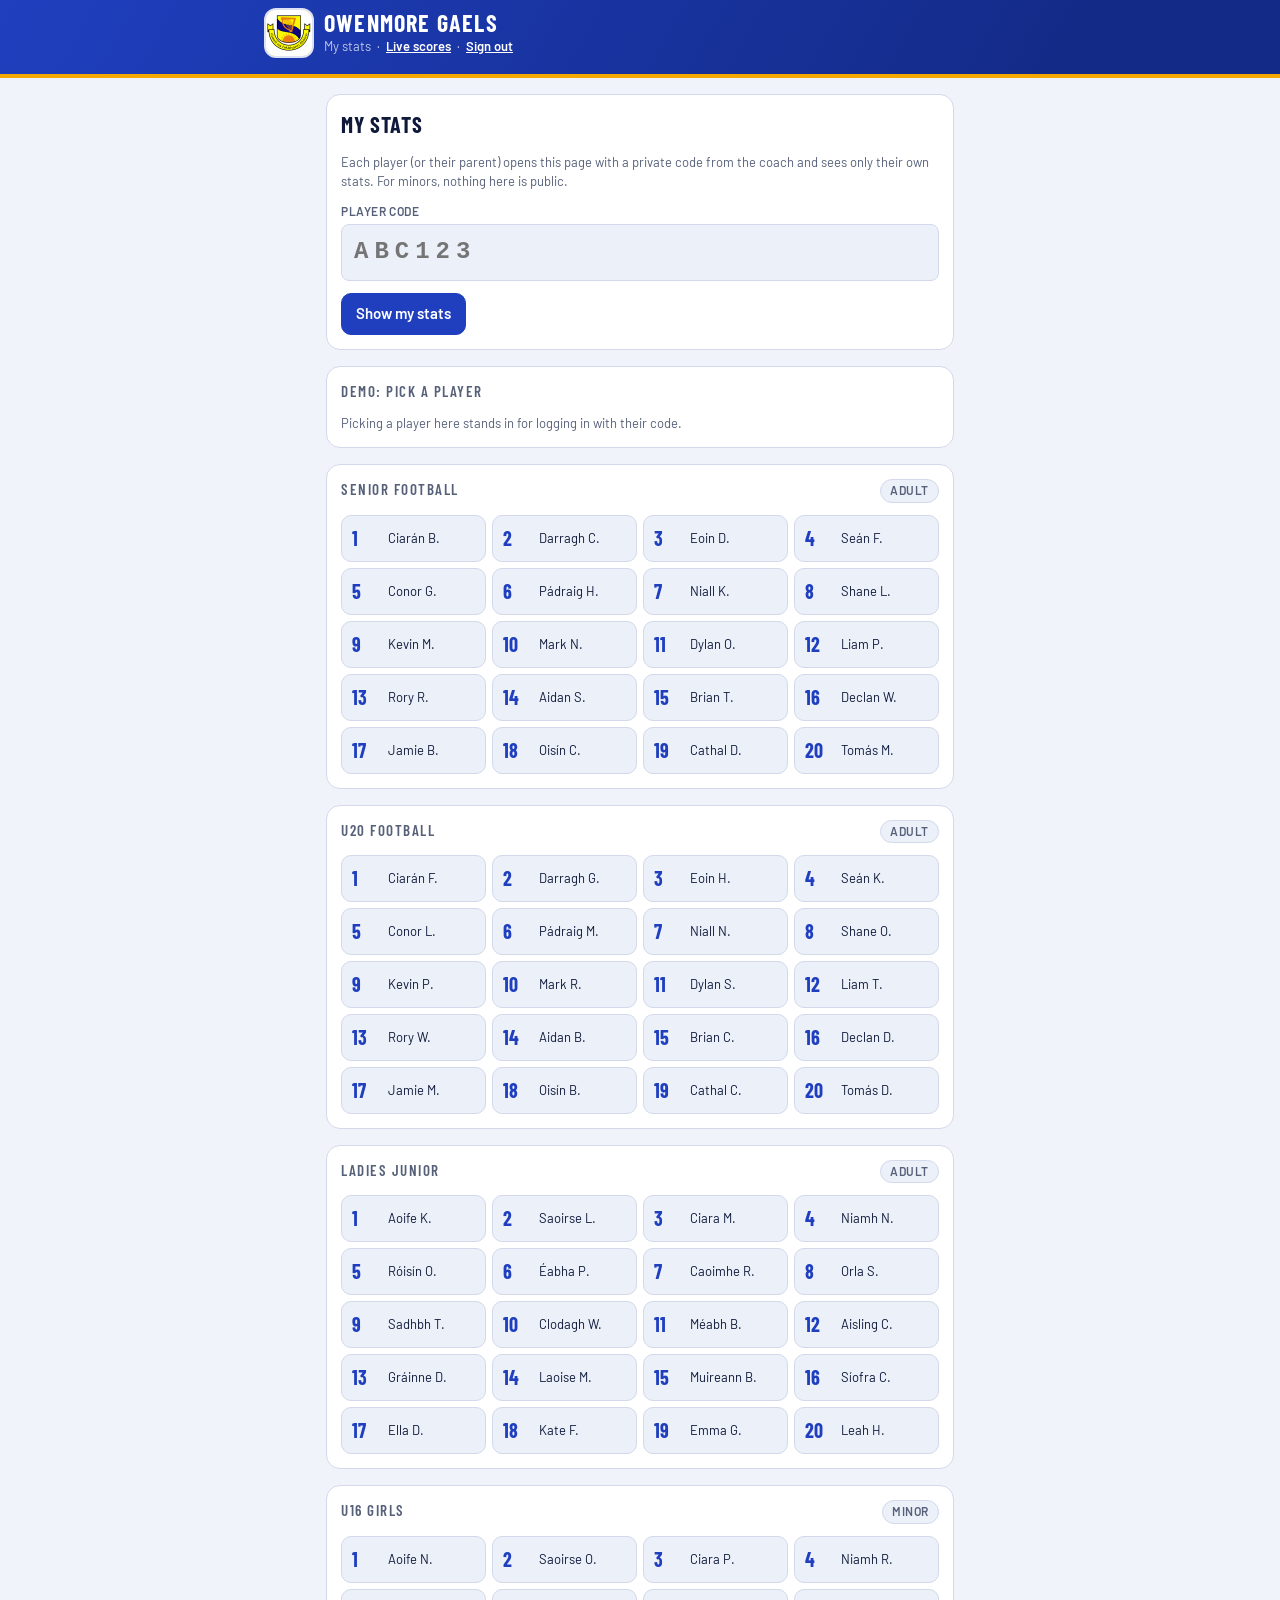
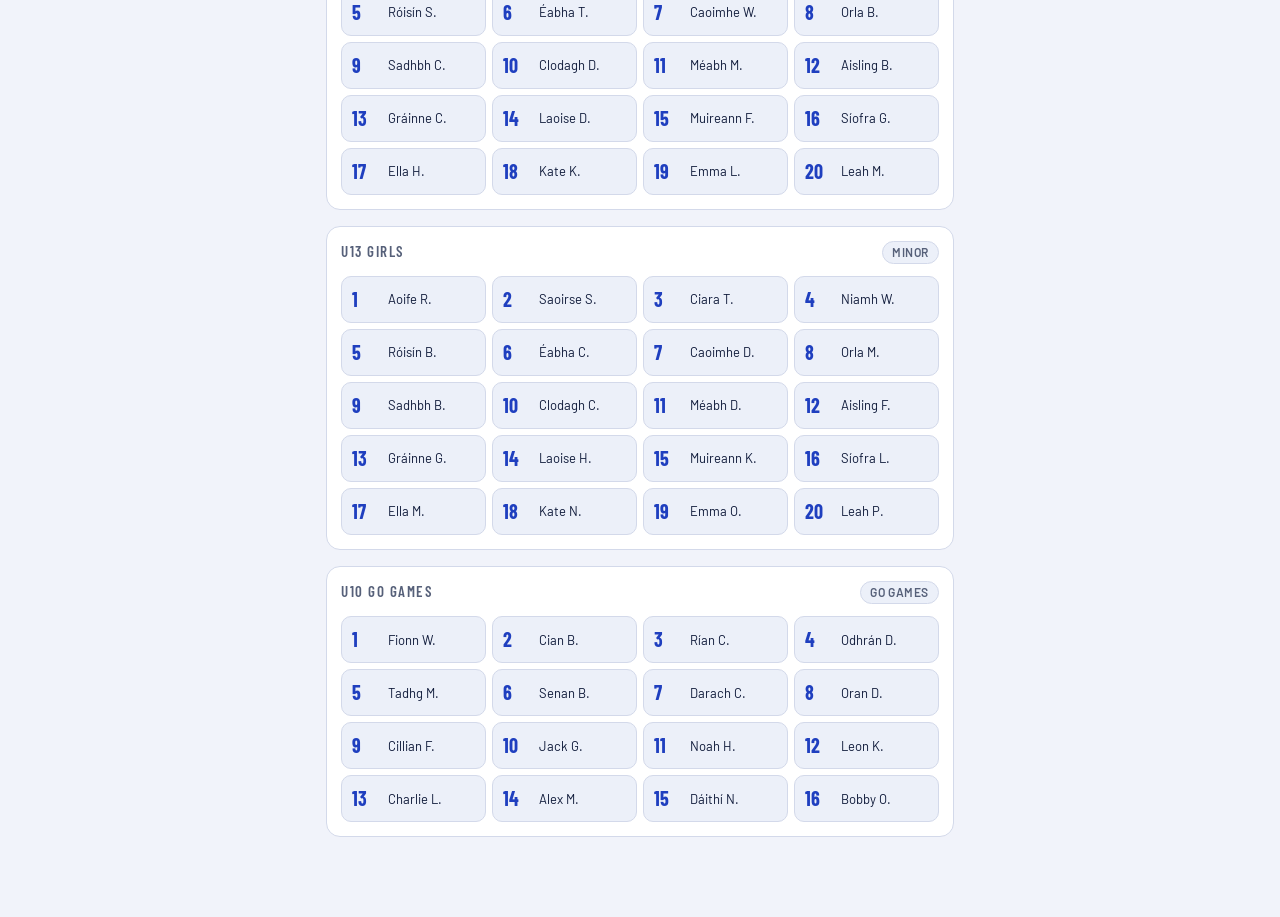
<file: public/me.html>
<!doctype html><html lang="en"><head><meta charset="utf-8"><meta name="viewport" content="width=device-width,initial-scale=1,viewport-fit=cover"><meta name="theme-color" content="#132a86"><meta name="robots" content="noindex">
<link rel="icon" type="image/png" href="favicon.png"><link rel="apple-touch-icon" href="apple-touch-icon.png"><link rel="manifest" href="app.webmanifest"><meta name="apple-mobile-web-app-capable" content="yes"><meta name="mobile-web-app-capable" content="yes"><meta name="apple-mobile-web-app-status-bar-style" content="black-translucent"><meta name="apple-mobile-web-app-title" content="Gaels Beo">
<title>Gaels Beo Player</title>
<meta name="claude:viewport-fit-sides" content="cover">
<link rel="preconnect" href="https://fonts.googleapis.com"><link rel="stylesheet" href="https://fonts.googleapis.com/css2?family=Barlow+Condensed:wght@500;600;700&family=Barlow:wght@400;500;600&display=swap">
<style>html{-webkit-text-size-adjust:100%}body{margin:0}[hidden]{display:none!important}img{max-width:100%}:root{padding-top:env(safe-area-inset-top,0px);padding-bottom:env(safe-area-inset-bottom,0px)}
/* Shared theme (default club colours: royal blue band + amber accents; club colours are a setting). Layout: coloured header band with badge, one working column of panels. */
:root{
  --bg:#f1f3fa; --surface:#ffffff; --surface2:#ecf0f9; --line:#d3d9ea; --fg:#0f1a3a; --muted:#566079;
  --royal:#1f3fbf; --royal-2:#132a86; --royal-text:#1f3fbf; --royal-soft:#e3e9fb;
  --amber:#f5a800; --amber-ink:#1d1300; --amber-text:#9a6300; --amber-soft:#fff3d6;
  --them:#0d7d72; --good:#16884f; --bad:#cf3a2e; --card-y:#f2c200; --card-r:#cf3a2e; --card-b:#15171d;
  --pitch:#e6ecfb; --pitch-line:#a8b6df; --goal:#17a34a; --pointc:#ffffff; --point-edge:#0f1a3a; --two:#ff7a00; --miss:#b0122c; --on-band:#ffffff; --on-band-muted:rgba(255,255,255,.72);
  --display:"Barlow Condensed","Arial Narrow",system-ui,sans-serif;
  --body:"Barlow",system-ui,-apple-system,"Segoe UI",sans-serif;
  --r:14px;
}
@media (prefers-color-scheme: dark){:root:not([data-theme="light"]){
  --bg:#070c1d; --surface:#0f1730; --surface2:#16203f; --line:#26335d; --fg:#e8ecf8; --muted:#98a3c4;
  --royal:#2f52d6; --royal-2:#14246a; --royal-text:#7e9bff; --royal-soft:#18245a;
  --amber:#ffb81f; --amber-ink:#1d1300; --amber-text:#ffc449; --amber-soft:#2e2510;
  --them:#33c4b2; --good:#3fd08a; --bad:#ff6a5e; --card-y:#ffd23f; --card-r:#ff6a5e; --card-b:#d4dae9;
  --pitch:#0c1636; --pitch-line:#33478a; --goal:#2fc766; --pointc:#ffffff; --point-edge:#0f1a3a; --two:#ff8a1f; --miss:#ff4d78; color-scheme:dark}}
:root[data-theme="dark"]{
  --bg:#070c1d; --surface:#0f1730; --surface2:#16203f; --line:#26335d; --fg:#e8ecf8; --muted:#98a3c4;
  --royal:#2f52d6; --royal-2:#14246a; --royal-text:#7e9bff; --royal-soft:#18245a;
  --amber:#ffb81f; --amber-ink:#1d1300; --amber-text:#ffc449; --amber-soft:#2e2510;
  --them:#33c4b2; --good:#3fd08a; --bad:#ff6a5e; --card-y:#ffd23f; --card-r:#ff6a5e; --card-b:#d4dae9;
  --pitch:#0c1636; --pitch-line:#33478a; --goal:#2fc766; --pointc:#ffffff; --point-edge:#0f1a3a; --two:#ff8a1f; --miss:#ff4d78; color-scheme:dark}
*{box-sizing:border-box}
body{background:var(--bg);color:var(--fg);font-family:var(--body);font-size:15px;line-height:1.45}
body::before{content:"";position:fixed;inset:0 0 auto;height:env(safe-area-inset-top,0px);z-index:10;background:var(--royal-2)}
button,input,select,textarea{font:inherit;color:inherit}
button{cursor:pointer}
:focus-visible{outline:3px solid var(--amber);outline-offset:2px}
.num,.tab{font-variant-numeric:tabular-nums}

/* Header band */
.top{position:sticky;top:env(safe-area-inset-top,0px);z-index:9;background:linear-gradient(120deg,var(--royal) 0%,var(--royal-2) 85%);color:var(--on-band);border-bottom:4px solid var(--amber)}
.top-in{max-width:780px;margin:0 auto;padding-left:max(16px,env(safe-area-inset-left,0px));padding-right:max(16px,env(safe-area-inset-right,0px));padding-block:10px 0}
.brand{display:flex;align-items:center;gap:12px;padding-bottom:8px}
.badge{width:46px;height:46px;border-radius:10px;flex:none;background:var(--amber);color:var(--royal-2);display:flex;align-items:center;justify-content:center;font-family:var(--display);font-weight:700;font-size:18px;letter-spacing:.02em;overflow:hidden;box-shadow:0 0 0 2px rgba(255,255,255,.85)}
.badge img{width:100%;height:100%;object-fit:contain;background:#fff}
.brand .bt{min-width:0;flex:1}
.brand h1{font-family:var(--display);font-weight:700;font-size:24px;line-height:1;letter-spacing:.05em;text-transform:uppercase;margin:0;color:var(--on-band);white-space:nowrap;overflow:hidden;text-overflow:ellipsis}
.brand small{display:flex;align-items:center;gap:6px;color:var(--on-band-muted);font-size:13px;margin-top:2px}
.brand a{color:var(--on-band)}
nav{display:flex;gap:2px;overflow-x:auto}
nav button{flex:1;background:none;border:0;border-bottom:4px solid transparent;margin-bottom:-4px;padding:8px 6px 9px;font-family:var(--display);font-weight:600;font-size:17px;letter-spacing:.07em;text-transform:uppercase;color:var(--on-band-muted);white-space:nowrap}
nav button[aria-current="page"]{color:var(--on-band);border-bottom-color:var(--amber)}
.ldot{display:inline-block;width:9px;height:9px;border-radius:50%;background:var(--on-band-muted)}
.ldot[data-s=ok]{background:#46e08f}.ldot[data-s=err]{background:#ff6a5e}.ldot[data-s=wait]{background:var(--amber)}.ldot[data-s=off]{display:none}

/* Page column and panels */
main{max-width:780px;margin:0 auto;padding-left:max(16px,env(safe-area-inset-left,0px));padding-right:max(16px,env(safe-area-inset-right,0px));padding-block:16px 80px;display:flex;flex-direction:column;gap:16px}
h2{font-family:var(--display);font-weight:700;font-size:22px;letter-spacing:.04em;text-transform:uppercase;margin:0;text-wrap:balance}
h3{font-family:var(--display);font-weight:600;font-size:15px;letter-spacing:.1em;text-transform:uppercase;margin:0;color:var(--muted)}
.panel{background:var(--surface);border:1px solid var(--line);border-radius:var(--r);padding:14px;display:flex;flex-direction:column;gap:12px;min-width:0}
.panel>.ph{display:flex;justify-content:space-between;align-items:baseline;gap:8px;flex-wrap:wrap}
.row{display:flex;gap:8px;flex-wrap:wrap;align-items:center}
.muted{color:var(--muted)}
.legend{font-size:13px;color:var(--muted);margin:0}
.empty{text-align:center;padding:16px;color:var(--muted)}
.chip{display:inline-flex;align-items:center;gap:4px;font-size:12px;font-weight:600;letter-spacing:.05em;text-transform:uppercase;padding:2px 9px;border-radius:99px;border:1px solid var(--line);color:var(--muted);background:var(--surface2);white-space:nowrap}
.chip.w{color:var(--good);border-color:var(--good)} .chip.l{color:var(--bad);border-color:var(--bad)} .chip.d{color:var(--amber-text);border-color:var(--amber)}
.chip.live{color:var(--bad);border-color:var(--bad)}
.btn{border:1px solid var(--line);background:var(--surface2);border-radius:10px;padding:9px 14px;font-weight:600;color:var(--fg);text-decoration:none;display:inline-block}
.btn.pri{background:var(--royal);border-color:var(--royal);color:#fff}
.btn.amb{background:var(--amber);border-color:var(--amber);color:var(--amber-ink)}
.btn.warn{border-color:var(--bad);color:var(--bad);background:transparent}
.btn.sm{padding:5px 10px;font-size:13px}
.btn[disabled]{opacity:.45;cursor:default}
.armed{background:var(--bad)!important;color:#fff!important;border-color:var(--bad)!important}
input,select,textarea{background:var(--surface2);border:1px solid var(--line);border-radius:8px;padding:8px 10px;min-width:0;color:var(--fg)}
label.f{display:flex;flex-direction:column;gap:4px;font-size:12px;font-weight:600;letter-spacing:.05em;text-transform:uppercase;color:var(--muted);flex:1 1 140px;min-width:0}
label.f input,label.f select{font-size:15px;text-transform:none;letter-spacing:0;color:var(--fg);font-weight:400}
.seg{display:flex;flex-wrap:wrap;gap:6px}
.seg button{border:1.5px solid var(--line);background:var(--surface2);border-radius:99px;padding:6px 12px;font-weight:600;font-size:14px;color:var(--fg)}
.seg button[aria-pressed="true"]{background:var(--royal);border-color:var(--royal);color:#fff}

/* KPI tiles */
.kpis{display:grid;grid-template-columns:repeat(auto-fill,minmax(150px,1fr));gap:8px}
.kpi{background:var(--surface2);border-radius:12px;padding:10px 12px;display:flex;flex-direction:column;gap:2px;min-width:0}
.kpi b{font-family:var(--display);font-weight:700;font-size:28px;line-height:1.05;font-variant-numeric:tabular-nums}
.kpi span{font-size:12px;color:var(--muted)}
.kpi.hi{background:var(--royal);color:#fff}.kpi.hi span{color:rgba(255,255,255,.75)}
.kpi.am{background:var(--amber-soft)}.kpi.am b{color:var(--amber-text)}

/* Bars */
.bars{display:flex;flex-direction:column;gap:8px}
.bar{display:grid;grid-template-columns:minmax(80px,30%) 1fr auto;gap:10px;align-items:center;font-size:14px}
.bar .lab{min-width:0;overflow:hidden;text-overflow:ellipsis;white-space:nowrap}
.bar .trk{height:12px;border-radius:99px;background:var(--surface2);overflow:hidden;display:flex}
.bar .trk i{display:block;height:100%;background:var(--royal)}
.bar .trk i.a{background:var(--amber)} .bar .trk i.t{background:var(--them)} .bar .trk i.m{background:var(--line)}
.bar .v{font-variant-numeric:tabular-nums;font-weight:600;min-width:3.5em;text-align:right}
.split{display:flex;flex-direction:column;gap:4px}
.split .hd{display:flex;justify-content:space-between;font-size:13px;color:var(--muted)}
.split .hd b{color:var(--fg);font-variant-numeric:tabular-nums}
.split .trk{height:14px;border-radius:99px;overflow:hidden;display:flex;background:var(--surface2)}
.split .trk i{display:block;height:100%}
.split .trk i:first-child{background:var(--royal)} .split .trk i:last-child{background:var(--amber)}

/* Pitch */
.pitch{width:100%;max-width:100%;display:block;touch-action:manipulation}
.pitch .grass{fill:var(--pitch)}
.pitch .ln{stroke:var(--pitch-line);stroke-width:1.5;fill:none}
.pitch .arc{stroke:var(--amber);stroke-width:2;fill:none;stroke-dasharray:6 4}
.pitch .l45{stroke:var(--royal-text);stroke-width:3}
.pitch .post{stroke:var(--royal-text);stroke-width:4}
.pitch .lbl{fill:var(--muted);font-size:10px;font-family:var(--body)}
.pitch .dot-s{fill:var(--amber);stroke:var(--royal-2);stroke-width:1.5}
.pitch .dot-g{fill:var(--royal);stroke:var(--amber);stroke-width:2.5}
.pitch .dot-2{fill:var(--amber);stroke:var(--fg);stroke-width:2.5}
.pitch .dot-m{fill:var(--surface);stroke:var(--bad);stroke-width:2}
.pitch .mark{fill:var(--amber);stroke:var(--fg);stroke-width:2}
.pkey{display:flex;flex-wrap:wrap;gap:12px;font-size:12px;color:var(--muted)}
.pkey i{display:inline-block;width:11px;height:11px;border-radius:50%;vertical-align:-1px;margin-right:4px}
.pkey .s{background:var(--amber);border:1.5px solid var(--royal-2)} .pkey .g{background:var(--royal);border:2px solid var(--amber)} .pkey .two{background:var(--amber);border:2px solid var(--fg)} .pkey .m{background:var(--surface);border:2px solid var(--bad)}

/* Tables */
.tw{overflow-x:auto;border:1px solid var(--line);border-radius:10px}
table{border-collapse:collapse;width:100%;font-variant-numeric:tabular-nums;font-size:14px}
th,td{padding:7px 9px;text-align:right;white-space:nowrap;border-bottom:1px solid var(--line)}
th{font-size:11px;letter-spacing:.06em;text-transform:uppercase;color:var(--muted);background:var(--surface2)}
td:first-child,th:first-child{text-align:left;position:sticky;left:0;background:var(--surface)}
th:first-child{background:var(--surface2)}
tr:last-child td{border-bottom:0}
td .pc{color:var(--muted);font-size:12px;margin-left:4px}

/* Form strip */
.form{display:flex;gap:6px;flex-wrap:wrap}
.form span{width:30px;height:30px;border-radius:8px;display:flex;align-items:center;justify-content:center;font-family:var(--display);font-weight:700;font-size:17px;color:#fff}
.form .W{background:var(--good)} .form .L{background:var(--bad)} .form .D{background:var(--amber);color:var(--amber-ink)}
.grid2{display:grid;grid-template-columns:repeat(auto-fit,minmax(min(100%,320px),1fr));gap:16px;align-items:start}
.grid2>*{min-width:0}

/* Score colour code: green goal, white point, orange 2-pointer, red miss */
.pitch .dot-g{fill:var(--goal);stroke:#fff;stroke-width:2}
.pitch .dot-s{fill:var(--pointc);stroke:var(--point-edge);stroke-width:1.8}
.pitch .dot-2{fill:var(--two);stroke:#fff;stroke-width:1.8}
.pitch .dot-m{fill:var(--miss);stroke:#fff;stroke-width:1.5}
.pkey .g{background:var(--goal);border:2px solid #fff;box-shadow:0 0 0 1px var(--line)}
.pkey .s{background:var(--pointc);border:1.5px solid var(--point-edge)}
.pkey .two{background:var(--two);border:2px solid #fff;box-shadow:0 0 0 1px var(--line)}
.pkey .m{background:var(--miss);border:2px solid #fff;box-shadow:0 0 0 1px var(--line)}
.tag.goal{background:var(--goal)!important;color:#fff!important}
.tag.point{background:var(--pointc)!important;color:#0f1a3a!important;box-shadow:inset 0 0 0 1.5px var(--point-edge)}
.tag.two{background:var(--two)!important;color:#1d1000!important}
.tag.wide,.tag.short,.tag.saved{background:var(--miss)!important;color:#fff!important}
.ev.t-goal{border-left-color:var(--goal)!important}.ev.t-point{border-left-color:var(--point-edge)!important}.ev.t-two{border-left-color:var(--two)!important}.ev.t-wide,.ev.t-short,.ev.t-saved{border-left-color:var(--miss)!important}

.pitch .dot-x path{stroke:var(--miss);stroke-width:3;stroke-linecap:round;fill:none;filter:drop-shadow(0 0 1px #fff)}
.pkey .m{background:none!important;border:0!important;box-shadow:none!important;position:relative}
.pkey .m::before,.pkey .m::after,.dotk.m::before,.dotk.m::after{content:"";position:absolute;left:50%;top:50%;width:13px;height:3px;background:var(--miss);border-radius:2px}
.pkey .m::before,.dotk.m::before{transform:translate(-50%,-50%) rotate(45deg)} .pkey .m::after,.dotk.m::after{transform:translate(-50%,-50%) rotate(-45deg)}

/* Install app (pwa.js): header button + one-time iPhone tip */
.instbtn{background:var(--amber)!important;border-color:var(--amber)!important;color:var(--amber-ink)!important;flex:none;margin-left:auto}
.instbtn + .bellbtn{margin-left:0}
.iostip{position:fixed;left:0;right:0;bottom:0;z-index:50;padding:0 max(16px,env(safe-area-inset-left,0px)) calc(12px + env(safe-area-inset-bottom,0px))}
.iostip-in{max-width:520px;margin:0 auto;display:flex;align-items:center;gap:10px;background:var(--surface);color:var(--fg);border:1px solid var(--line);border-top:4px solid var(--amber);border-radius:var(--r);padding:12px 14px;box-shadow:0 8px 28px rgba(0,0,0,.28)}
.iostip-in p{margin:0;flex:1;font-size:14px}
.iostip-ic{width:26px;height:26px;flex:none;color:var(--royal-text)}

/* Sign in (signin.js) */
.signbtn{background:rgba(255,255,255,.14)!important;border-color:rgba(255,255,255,.4)!important;color:#fff!important;flex:none}
.field{width:100%;padding:12px 14px;border:1px solid var(--line);border-radius:10px;background:var(--surface);font-size:16px}
.pinin{font-family:var(--display);font-size:32px;letter-spacing:.4em;text-align:center}
.silist{display:flex;flex-direction:column;gap:8px}
.sirow{display:flex;flex-direction:column;align-items:flex-start;gap:2px;text-align:left;padding:12px 14px}
.sirow span{font-weight:400;color:var(--muted);font-size:13px}
.sierr{margin:0;color:var(--bad);font-size:14px;min-height:1em}
.sierr:empty{display:none}
/* Player page */
.top-in{padding-block:10px}
main{max-width:660px}
.banner{background:var(--amber-soft);border:1px dashed var(--amber);border-radius:12px;padding:10px 12px;font-size:14px}
label.code{display:flex;flex-direction:column;gap:4px;font-size:12px;font-weight:600;letter-spacing:.05em;text-transform:uppercase;color:var(--muted)}
label.code input{font-size:24px;letter-spacing:.25em;text-transform:uppercase;font-family:ui-monospace,SFMono-Regular,Menlo,monospace;padding:10px 12px}
.err{color:var(--bad);font-weight:600;margin:0}
.hero{background:linear-gradient(140deg,var(--royal),var(--royal-2));color:#fff;border-radius:var(--r);padding:16px;display:flex;flex-direction:column;gap:12px;border-bottom:4px solid var(--amber)}
.hero .who{display:grid;grid-template-columns:auto 1fr;gap:14px;align-items:center}
.hero .num{font-family:var(--display);font-weight:700;font-size:52px;line-height:1;width:74px;height:74px;border-radius:14px;background:var(--amber);color:var(--amber-ink);display:flex;align-items:center;justify-content:center}
.hero .who b{display:block;font-size:22px;font-weight:600;line-height:1.15}
.hero .who span{color:rgba(255,255,255,.75)}
.hero .season{display:flex;align-items:baseline;gap:10px;flex-wrap:wrap}
.hero .season b{font-family:var(--display);font-weight:700;font-size:56px;line-height:1;color:var(--amber);font-variant-numeric:tabular-nums}
.hero .season span{color:rgba(255,255,255,.8)}
.game{display:grid;grid-template-columns:1fr auto;gap:6px 12px;padding:10px 0;border-top:1px solid var(--line)}
.game:first-of-type{border-top:0}
.game .o b{font-weight:600} .game .o span{display:block;font-size:13px;color:var(--muted)}
.game .r{font-family:var(--display);font-size:17px;text-align:right;font-variant-numeric:tabular-nums;white-space:nowrap}
.game .r span{display:block;font-size:12px;letter-spacing:.06em;text-transform:uppercase}
.game .line{grid-column:1/-1;display:flex;flex-wrap:wrap;gap:6px}
.pill{font-size:13px;padding:2px 9px;border-radius:99px;background:var(--surface2);border:1px solid var(--line);font-variant-numeric:tabular-nums}
.pill.s{background:var(--amber);border-color:var(--amber);color:var(--amber-ink);font-weight:700}
.pill.y{border-color:var(--card-y)} .pill.rd{border-color:var(--card-r)}
.pitchbox{max-width:420px;width:100%;margin:0 auto;border-radius:10px;overflow:hidden;border:1px solid var(--line)}
.w-W{color:var(--good)} .w-L{color:var(--bad)} .w-D{color:var(--amber-text)}
.pickgrid{display:grid;grid-template-columns:repeat(auto-fill,minmax(120px,1fr));gap:6px}
.pick{display:flex;align-items:center;gap:8px;border:1.5px solid var(--line);background:var(--surface2);border-radius:10px;padding:8px 10px;text-align:left;color:var(--fg);min-width:0}
.pick b{font-family:var(--display);font-size:20px;color:var(--royal-text);min-width:1.4em}
.pick span{font-size:13px;white-space:nowrap;overflow:hidden;text-overflow:ellipsis}
.banner a,.foot a{color:var(--royal-text);font-weight:600}
.brand small a{color:var(--on-band);font-weight:600}
.joinbox{background:var(--amber-soft);border-color:var(--amber)}
tr.meRow td{background:var(--amber-soft)!important;font-weight:700}
.game .r span{display:block;font-size:12px;letter-spacing:.06em;text-transform:uppercase}
</style>
</head><body>
<header class="top"><div class="top-in">
  <div class="brand"><div class="badge" id="badge" aria-hidden="true"><img src="badge.png" alt=""></div><div class="bt"><h1 id="club"></h1><small><span>My stats</span> · <a href="live.html">Live scores</a> · <a href="#" id="signout">Sign out</a></small></div></div>
</div></header>
<main id="app"></main>
<script>
const OWN_BADGE="[data-uri]";
// Club crests from the Sligo LGFA club list (https://sligolgfa.com/clublist/), hosted on Sportlomo.
// Crest images are hotlinked from the Sportlomo-hosted Sligo LGFA club list.
const BASE = "https://sportlomo-userupload.s3.amazonaws.com/clubLogos/";
const CRESTS = [
  { id: 90947, n: "Ballymote", f: "Ballymote.png" },
  { id: 81475, n: "CT Gaels", f: "CT Gesls Crest.jpg" },
  { id: 81473, n: "Calry/St Josephs", f: "Calry crest.jpg" },
  { id: 81474, n: "Coolera/Strandhill", f: "coolera crest.jpg" },
  { id: 81476, n: "Curry", f: "Curry crest.jpg" },
  { id: 81477, n: "Drumcliffe/Rosses Point", f: "drumcliffe crest.jpg", a: ["Drumcliffe/RP"] },
  { id: 81478, n: "Eastern Harps", f: "Eastern Harps Crest.png" },
  { id: 81479, n: "Eoghan Rua", f: "eoghan rua crest.jpg", a: ["Easkey", "Eoghan Rua Easkey"] },
  { id: 81480, n: "Geevagh", f: "Geevgh GAA Crest.jpg" },
  { id: 81481, n: "Owenmore Gaels", f: "owenmore gaels crest.jpg", a: ["Owenmore"] },
  { id: 81482, n: "Shamrock Gaels", f: "Shamrock Gaels Crest.png" },
  { id: 81483, n: "St Farnans", f: "farnans crest.jpg", a: ["St Farnans/St Patricks"] },
  { id: 81485, n: "St Johns", f: "Johns Crest.jpg" },
  { id: 81486, n: "St Marys", f: "Marys crest.jpg" },
  { id: 81487, n: "St Michaels", f: "michaels crest.jpg" },
  { id: 81488, n: "St Molaise Gaels", f: "st molaise crest.jpg" },
  { id: 81489, n: "St Nathys", f: "St Nathys Crest.jpg" },
  { id: 81490, n: "St Patricks", f: "St Patrick crest.jpg", a: ["St Patricks/St Farnans"] },
  { id: 81492, n: "Tourlestrane", f: "tourlestrane crest.jpg" },
];
const crestUrl = (c) => BASE + c.id + "/" + encodeURIComponent(c.f);

// Normalise a club name for matching: "St. Mary's" -> "st marys", "Calry/St. Joseph's" -> "calry/st josephs"
const norm = (s) => String(s || "").toLowerCase().replace(/[’'`.]/g, "").replace(/\b(gaa|gfc|lgfa|club|cumann)\b/g, "")
  .replace(/[^a-z0-9/ ]+/g, " ").replace(/\s*\/\s*/g, "/").replace(/\s+/g, " ").trim();

// Find the crest for a team name as written on fixtures (amalgamations use the first club).
function crestFor(name) {
  const n = norm(name); if (!n) return null;
  const names = (c) => [c.n, ...(c.a || [])].map(norm);
  for (const c of CRESTS) if (names(c).includes(n)) return c;
  const first = n.split("/")[0].trim();
  for (const c of CRESTS) if (names(c).includes(first)) return c;
  let best = null;
  for (const c of CRESTS) for (const cn of names(c).map((x) => x.split("/")[0].trim()))
    if (cn.length > 3 && (first.startsWith(cn) || cn.startsWith(first)) && (!best || cn.length > best.l)) best = { c, l: cn.length };
  return best ? best.c : null;
}
/* ===== Owenmore Gaels demo: shared model + example season =====
   Real 2026 results (scorelines, dates, opponents, venues). Players, Foireann numbers and the
   events behind each score are invented examples generated to add up to the real scores. */
const DEMO_KEY='owenmore-gaels-demo-v2', DEMO_VER=6;
const esc=s=>String(s??'').replace(/[&<>"']/g,c=>({'&':'&amp;','<':'&lt;','>':'&gt;','"':'&quot;',"'":'&#39;'}[c]));
const pad=n=>String(n).padStart(2,'0');
const mmss=s=>{s=Math.max(0,Math.floor(s));return pad(Math.floor(s/60))+':'+pad(s%60)};
const HOME_GROUND='Connolly Park, Collooney';

const OG={};
OG.LABEL={goal:'Goal',point:'Point',two:'2-pointer',wide:'Wide',short:'Dropped short',saved:'Saved / blocked',w45:'45 won',
  fwon:'Free won',fcon:'Free conceded',kow:'Kick-out won',kol:'Kick-out lost',okw:'Their kick-out won',okl:'Their kick-out lost',
  tow:'Turnover won',tol:'Turnover lost',save:'Save',yellow:'Yellow card',black:'Black card',red:'Red card',sub:'Substitution',bloodret:'Blood sub return',note:'Note'};
OG.PTS={goal:3,point:1,two:2};
OG.SHOTS=['goal','point','two','wide','short','saved'];
OG.SRC={play:'Play',free:'Free','45':'45',pen:'Penalty',mark:'Mark'};
OG.isScore=t=>t==='goal'||t==='point'||t==='two';
OG.footy=code=>code!=='hurling';
OG.label=(t,code)=>{const l=OG.LABEL[t]||t;return code==='hurling'?l.replace('45 won','65 won').replace('kick-out','puck-out'):l};
OG.srcLabel=(s,code)=>s==='45'&&code==='hurling'?'65':OG.SRC[s]||'';
OG.set45=code=>OG.footy(code)?'45':'65';
OG.KO=code=>OG.footy(code)?'kick-out':'puck-out';
OG.score=(m,side)=>{let g=0,p=0;for(const e of m.events){if(e.side!==side)continue;if(e.type==='goal')g++;else if(e.type==='point')p++;else if(e.type==='two')p+=2}return{g,p,t:g*3+p}};
OG.fmt=s=>s.g+'-'+pad(s.p);
OG.scoreUpTo=(m,side,maxAbs)=>{let g=0,p=0;for(const e of m.events){if(e.side!==side||OG.abs(m,e.per,e.sec)>maxAbs)continue;if(e.type==='goal')g++;else if(e.type==='point')p++;else if(e.type==='two')p+=2}return{g,p,t:g*3+p}};
OG.TIERS={adult:'Adult',minor:'Minor',gogames:'Go Games'};

/* ----- periods and match time -----
   period: 0 pre-match, 1, 'HT', 2, 'FT', 3 (ET 1st), 'ETH', 4 (ET 2nd), 'AET' */
OG.perLen=(m,p)=>(p<=2?m.half:(m.etHalf||10))*60;
OG.dur=(m,p)=>{const d=m.clock&&m.clock.durs&&m.clock.durs[p];return typeof d==='number'?d:OG.perLen(m,p)};
OG.before={0:0,1:0,HT:1,2:1,FT:2,3:2,ETH:3,4:3,AET:4};
OG.abs=(m,per,sec)=>{let t=0;const n=OG.before[per]??0;for(let p=1;p<=n;p++)t+=OG.dur(m,p);return t+(typeof per==='number'&&per>0?sec:0)};
OG.elapsed=(m,now)=>{const c=m.clock;return c.acc+(c.running?((now||Date.now())-c.since)/1000:0)};
OG.nowAbs=(m,now)=>{const c=m.clock;return typeof c.period==='number'&&c.period>0?OG.abs(m,c.period,OG.elapsed(m,now)):OG.abs(m,c.period,0)};
OG.minOf=(sec,half)=>{const mn=Math.floor(sec/60)+1;return half&&mn>half?half+'+'+(mn-half)+"'":mn+"'"};
OG.perShort=p=>p===1?'1st half':p===2?'2nd half':p===3?'ET 1st':p===4?'ET 2nd':p==='HT'?'Half time':p==='FT'?'Full time':p==='ETH'?'ET half time':p==='AET'?'After ET':'Pre-match';
OG.halfOf=(m,per)=>per<=2?m.half:(m.etHalf||10);
// running match minute for reports, e.g. 38' or 60+2'
OG.matchMin=(m,e)=>{const mn=Math.floor(e.sec/60)+1,h=OG.halfOf(m,e.per);const base=e.per===2?m.half:e.per===3?2*m.half:e.per===4?2*m.half+(m.etHalf||10):0;
  return mn>h?(base+h)+'+'+(mn-h)+"'":(base+mn)+"'"};

/* ----- privacy tiers and names ----- */
OG.tierOf=t=>t&&t.tier||'adult';
OG.first=n=>String(n||'').split(' ')[0];
OG.pubName=(t,pid)=>{const p=t&&t.players.find(x=>x.id===pid);if(!p)return '';const tier=OG.tierOf(t);return tier==='adult'?`#${p.num} ${p.name}`:tier==='minor'?`#${p.num} ${OG.first(p.name)}`:''};
OG.fullName=(t,pid)=>{const p=t&&t.players.find(x=>x.id===pid);return p?`#${p.num} ${p.name}`:''};

/* ----- sin-bin ----- */
OG.sinbinRule=t=>{ // which card sends a player to the sin-bin, and for how long
  if(t.sinbinCard==='none')return null;
  const card=t.sinbinCard||(t.assoc==='gaa_f'?'black':t.assoc==='lgfa'?'yellow':'none');if(card==='none')return null;
  if(t.assoc==='lgfa'&&OG.gradeAge(t.grade)<=13)return null; // LGFA Rule 408: no sin-bin up to U13
  const mins=t.sinbinMins||(t.assoc==='lgfa'?(t.half>=30?10:t.half>15?5:3):10);
  return{card,secs:mins*60};
};
OG.gradeAge=g=>/minor/i.test(g)?(/18/.test(g)?18:17):/adult/i.test(g)?99:parseInt(String(g).replace(/\D/g,''))||0;
OG.sinbins=(m,t,now)=>{ // active sin-bins with seconds left (playing time)
  const na=OG.nowAbs(m,now),out=[];
  for(const e of m.events){if(!e.sinbin)continue;const left=e.sinbin-(na-OG.abs(m,e.per,e.sec));if(left>-30)out.push({e,left})}
  return out;
};

/* ----- minutes played (from starting team + subs log) ----- */
OG.minutes=(m,rules,now)=>{
  rules=rules||{bloodCounts:true,sinbinCounts:false};
  const end=m.ended||m.clock.period==='FT'||m.clock.period==='AET'?OG.abs(m,m.clock.period==='AET'?'AET':'FT',0):OG.nowAbs(m,now);
  const ev=[];for(const e of m.events)if(e.side==='us'&&['sub','bloodret','red'].includes(e.type)||e.side==='us'&&e.sinbin)ev.push({t:OG.abs(m,e.per,e.sec),e});
  if(!rules.sinbinCounts)for(const x of ev.slice())if(x.e.sinbin)ev.push({t:x.t+x.e.sinbin,e:{type:'sinret',pid:x.e.pid}});
  ev.sort((a,b)=>a.t-b.t);
  const secs={},since={},blood=new Set(),off=new Set();
  const open=(pid,t)=>{if(pid&&!(pid in since)&&!off.has(pid))since[pid]=t};
  const close=(pid,t)=>{if(pid in since){const d=Math.max(0,Math.min(t,end)-since[pid]);if(!blood.has(pid)||rules.bloodCounts)secs[pid]=(secs[pid]||0)+d;delete since[pid]}};
  (m.lineup||[]).forEach(pid=>open(pid,0));
  for(const {t,e} of ev){if(t>end)break;
    if(e.type==='sub'){close(e.pid,t);if(e.blood)blood.add(e.onId);open(e.onId,t)}
    else if(e.type==='bloodret'){close(e.pid,t);open(e.onId,t)}
    else if(e.type==='red'){close(e.pid,t);off.add(e.pid)}
    else if(e.sinbin&&!rules.sinbinCounts)close(e.pid,t);
    else if(e.type==='sinret')open(e.pid,t);
  }
  for(const pid of Object.keys(since))close(pid,end);
  return secs;
};
OG.onPitch=(m)=>{ // who's on the pitch after the subs/reds logged so far
  const set=new Set(m.lineup||[]);
  const ev=m.events.filter(e=>e.side==='us'&&['sub','bloodret','red'].includes(e.type)).sort((a,b)=>OG.abs(m,a.per,a.sec)-OG.abs(m,b.per,b.sec));
  for(const e of ev){if(e.type==='red')set.delete(e.pid);else{set.delete(e.pid);if(e.onId)set.add(e.onId)}}
  return set;
};

/* ----- tallies ----- */
OG.blank=()=>{const r={scoreG:0,scoreP:0,pts:0,fromFree:0,from45:0,fromPen:0,subOn:0,subOff:0,t45:0,s45:0,twoAtt:0};for(const k in OG.LABEL)r[k]=0;return r};
OG.outsideArc=(e,m)=>OG.footy(m.code)&&m.arc&&typeof e.lx==='number'&&Math.hypot(e.lx-40,e.ly)>=40;
OG.tally=(r,e,m)=>{if(e.type in r)r[e.type]++;
  if(OG.SHOTS.includes(e.type)){if(e.src==='45'){r.t45++;if(OG.PTS[e.type])r.s45++}if(e.type==='two'||OG.outsideArc(e,m))r.twoAtt++}
  if(OG.PTS[e.type]){r.pts+=OG.PTS[e.type];if(e.type==='goal')r.scoreG++;else r.scoreP+=OG.PTS[e.type];if(e.src==='free')r.fromFree++;if(e.src==='45')r.from45++;if(e.src==='pen')r.fromPen++}};
// A turnover won by one team is a turnover lost by the other; their kick-out lost is one we won.
OG.cross=(r,e)=>{if(e.type==='kow')r.okl++;else if(e.type==='kol')r.okw++;else if(e.type==='tow')r.tol++;else if(e.type==='tol')r.tow++;else if(e.type==='okw')r.kol++;else if(e.type==='okl')r.kow++};
OG.summary=(m,side)=>{const r=OG.blank();for(const e of m.events){if(e.side===side)OG.tally(r,e,m);else OG.cross(r,e)}
  return{scores:r.goal+r.point+r.two,shots:OG.SHOTS.reduce((a,t)=>a+r[t],0),wide:r.wide,tow:r.tow,tol:r.tol,kow:r.kow,kol:r.kol,okw:r.okw,okl:r.okl,fwon:r.fwon,fcon:r.fcon,y:r.yellow,b:r.black,r:r.red,save:r.save}};

/* ----- match report ----- */
OG.report=(S,m,publicVersion)=>{
  const t=S.teams.find(x=>x.id===m.teamId),f=S.fixtures.find(x=>x.id===m.fixtureId)||{};
  const nm=pid=>publicVersion?OG.pubName(t,pid):OG.fullName(t,pid);
  const us=OG.score(m,'us'),th=OG.score(m,'them'),ht1=OG.scoreUpTo(m,'us',OG.abs(m,'HT',0)),ht2=OG.scoreUpTo(m,'them',OG.abs(m,'HT',0));
  const aet=m.events.some(e=>e.per===3||e.per===4)||m.clock.period==='AET';
  const res=us.t>th.t?'beat':us.t<th.t?'lost to':'drew with';
  const d=new Date(m.date+'T12:00').toLocaleDateString('en-IE',{weekday:'long',day:'numeric',month:'long'});
  const where=f.ground||(f.venue==='Home'?HOME_GROUND:'');
  let s=`${S.club} ${t.name} ${res} ${m.opp}, ${OG.fmt(us)} (${us.t}) to ${OG.fmt(th)} (${th.t})${aet?' after extra time':''}`;
  s+=` in the ${f.comp||'match'}${where?' at '+where:''} on ${d}.`;
  if(OG.tierOf(t)==='gogames')return `${S.club} ${t.name} played ${m.opp} in a Go Games fixture on ${d}${where?' at '+where:''}. Go Games are non-competitive, so no scores are recorded.`;
  s+=` The half-time score was ${OG.fmt(ht1)} to ${OG.fmt(ht2)}.`;
  const sc={};for(const e of m.events)if(e.side==='us'&&OG.isScore(e.type)&&e.pid){const r=sc[e.pid]||(sc[e.pid]={g:0,p:0,b:{}});if(e.type==='goal')r.g++;else r.p+=OG.PTS[e.type];
    const k=e.src==='free'?'f':e.src==='45'?OG.set45(m.code):e.src==='pen'?'pen':e.src==='mark'?'m':null;if(k){const b=r.b[k]||(r.b[k]={g:0,p:0});if(e.type==='goal')b.g++;else b.p+=OG.PTS[e.type]}}
  const list=Object.entries(sc).sort((a,b)=>(b[1].g*3+b[1].p)-(a[1].g*3+a[1].p)).map(([pid,r])=>{const br=Object.entries(r.b).map(([k,b])=>`${b.g}-${b.p} ${k}`);return `${nm(pid).replace(/^#\d+ /,'')||'Unknown'} ${r.g}-${pad(r.p)}${br.length?' ('+br.join(', ')+')':''}`});
  if(list.length)s+=`\n\nScorers: ${list.join(', ')}.`;
  const S1=OG.summary(m,'us'),S2=OG.summary(m,'them');
  s+=`\n\nShooting: ${S1.scores} scores from ${S1.shots} shots (${S1.shots?Math.round(S1.scores*100/S1.shots):0}%), ${S1.wide} wides. ${m.opp}: ${S2.wide} wides.`;
  if(!publicVersion){
    s+=` Turnovers ${S1.tow} won, ${S1.tol} lost. Own ${OG.KO(m.code)}s ${S1.kow}/${S1.kow+S1.kol} kept; won ${S1.okw} of theirs.`;
    const subs=m.events.filter(e=>e.side==='us'&&e.type==='sub').map(e=>`${OG.matchMin(m,e)} ${nm(e.onId).replace(/^#\d+ /,'')} for ${nm(e.pid).replace(/^#\d+ /,'')}${e.blood?' (blood)':''}`);
    if(subs.length)s+=`\n\nSubs: ${subs.join('; ')}`;
    const cards=m.events.filter(e=>['yellow','black','red'].includes(e.type)).map(e=>`${OG.label(e.type,m.code).replace(' card','')} ${e.side==='us'?nm(e.pid).replace(/^#\d+ /,''):m.opp} ${OG.matchMin(m,e)}${e.sinbin?' (sin-bin)':''}`);
    if(cards.length)s+=`\nCards: ${cards.join('; ')}`;
    const notes=m.events.filter(e=>e.type==='note').map(e=>`${OG.matchMin(m,e)} ${e.text}`);
    if(notes.length)s+=`\n\nNotes: ${notes.join(' / ')}`;
  }
  return s;
};

/* ----- CSV ----- */
OG.csv=rows=>rows.map(r=>r.map(v=>{v=String(v??'');return /[",\n]/.test(v)?'"'+v.replace(/"/g,'""')+'"':v}).join(',')).join('\n');

/* ===== example season ===== */
const DEMO_TEAMS=[
  {id:'sen',name:'Senior Football',assoc:'gaa_f',grade:'Adult',half:30,etHalf:10,arc:true,tier:'adult',onField:15,men:true,coach:'u-padraig'},
  {id:'u20',name:'U20 Football',assoc:'gaa_f',grade:'U20',half:30,etHalf:10,arc:true,tier:'adult',onField:15,men:true,coach:'u-gerry'},
  {id:'lad',name:'Ladies Junior',assoc:'lgfa',grade:'Adult',half:30,etHalf:10,arc:true,tier:'adult',onField:15,coach:'u-siobhan'},
  {id:'u16',name:'U16 Girls',assoc:'lgfa',grade:'U16',half:30,etHalf:10,arc:true,tier:'minor',onField:15,coach:'u-helen'},
  {id:'u13',name:'U13 Girls',assoc:'lgfa',grade:'U13',half:25,etHalf:5,arc:false,tier:'minor',onField:15,coach:'u-martina'},
  {id:'u10',name:'U10 Go Games',assoc:'gaa_f',grade:'U10',half:20,etHalf:5,arc:false,tier:'gogames',onField:11,men:true,kids:true,coach:'u-kevin'}
];
const DEMO_USERS=[
  {id:'u-mary',name:'Mary',role:'admin',label:'Mary · PRO (admin)'},
  {id:'u-padraig',name:'Pádraig',role:'coach',teamId:'sen',label:'Pádraig · Senior coach'},
  {id:'u-gerry',name:'Gerry',role:'coach',teamId:'u20',label:'Gerry · U20 coach'},
  {id:'u-siobhan',name:'Siobhán',role:'coach',teamId:'lad',label:'Siobhán · Ladies coach'},
  {id:'u-helen',name:'Helen',role:'coach',teamId:'u16',label:'Helen · U16 coach'},
  {id:'u-martina',name:'Martina',role:'coach',teamId:'u13',label:'Martina · U13 coach'},
  {id:'u-kevin',name:'Kevin',role:'coach',teamId:'u10',label:'Kevin · U10 coach'},
  {id:'u-aine',name:'Áine',role:'scorer',label:'Áine · scorer (parent)'},
  {id:'u-tom',name:'Tom',role:'scorer',label:'Tom · scorer (parent)'}
];
// Real results. et = the part of the final score scored in extra time.
const DEMO_RESULTS=[
  {t:'sen',date:'2026-07-25',time:'19:30',opp:'Geevagh',venue:'Neutral',ground:'Bunninadden',comp:'Division 2 League Final',us:[1,18],them:[1,17],et:{us:[0,4],them:[0,3]},scorer:'u-padraig',blood:true},
  {t:'sen',date:'2026-08-08',time:'18:00',opp:'Coolera/Strandhill',venue:'Home',ground:HOME_GROUND,comp:'Junior A Championship, Group 1',us:[2,21],them:[3,6],scorer:'u-aine'},
  {t:'sen',date:'2026-09-06',time:'15:00',opp:'Tourlestrane',venue:'Away',ground:'',comp:'Junior A Championship, Group 1',us:[6,15],them:[0,7],scorer:'u-aine',sinbin:true},
  {t:'sen',date:'2026-10-04',time:'14:00',opp:"St Michael's",venue:'Neutral',ground:'Markievicz Park, Sligo',comp:'Junior A Championship Final',us:[1,14],them:[0,16],scorer:'u-tom',edit:true},
  {t:'lad',date:'2026-09-13',time:'12:00',opp:"St John's",venue:'Home',ground:HOME_GROUND,comp:'Junior B Championship',us:[4,16],them:[2,6],scorer:'u-siobhan'},
  {t:'lad',date:'2026-10-03',time:'14:00',opp:"St John's",venue:'Neutral',ground:'Eastern Harps',comp:'Connacht Gold Junior B Championship',us:[8,19],them:[4,4],scorer:'u-tom',sinbin:true},
  {t:'u16',date:'2026-09-22',time:'19:00',opp:'St Molaise Gaels',venue:'Home',ground:HOME_GROUND,comp:'U16 B Championship',us:[5,14],them:[3,6],scorer:'u-aine',blood:true},
  {t:'u13',date:'2026-09-23',time:'19:00',opp:'CT Gaels',venue:'Away',ground:'CT Gaels',comp:'U13 Division 2 League',us:[1,7],them:[4,15],scorer:'u-martina'},
  {t:'u10',date:'2026-10-10',time:'10:30',opp:"St Mary's",venue:'Away',ground:"St Mary's",comp:'Go Games blitz',gogames:true,scorer:'u-kevin',example:true}
];
const DEMO_UPCOMING=[
  {t:'u20',date:'2026-10-24',time:'16:00',opp:'Geevagh/St Michaels',venue:'Home',ground:HOME_GROUND,comp:'U20 B Football Championship, Round 1',ref:'M. Duffy',source:'Sligo GAA',scorer:'u-aine'},
  {t:'u10',date:'2026-10-24',time:'10:30',opp:'Coolera/Strandhill',venue:'Home',ground:HOME_GROUND,comp:'Go Games blitz',example:true,scorer:'u-kevin'},
  {t:'u16',date:'2026-10-31',time:'11:00',opp:'Tourlestrane',venue:'Away',comp:'U16 League',example:true,scorer:'u-tom'},
  {t:'lad',date:'2026-11-01',time:'12:00',opp:'Curry',venue:'Home',ground:HOME_GROUND,comp:'Ladies League',example:true,prev:{date:'2026-10-31',time:'14:00',venue:'Home'}},
  {t:'u13',date:'2026-11-07',time:'11:00',opp:'Shamrock Gaels',venue:'Home',ground:HOME_GROUND,comp:'U13 League',example:true},
  {t:'u20',date:'2026-11-14',time:'15:00',opp:'Eastern Harps',venue:'Away',comp:'U20 B Football Championship, Round 2',example:true}
];
const DM_MEN=['Ciarán','Darragh','Eoin','Seán','Conor','Pádraig','Niall','Shane','Kevin','Mark','Dylan','Liam','Rory','Aidan','Brian','Declan','Jamie','Oisín','Cathal','Tomás'];
const DM_WOMEN=['Aoife','Saoirse','Ciara','Niamh','Róisín','Éabha','Caoimhe','Orla','Sadhbh','Clodagh','Méabh','Aisling','Gráinne','Laoise','Muireann','Síofra','Ella','Kate','Emma','Leah'];
const DM_KIDS=['Fionn','Cian','Rían','Odhrán','Tadhg','Senan','Darach','Oran','Cillian','Jack','Noah','Leon','Charlie','Alex','Dáithí','Bobby'];
const DM_INI='BCDFGHKLMNOPRSTWBCDM';
const DM_NOTES=['Wind behind us this half','Short kick-outs working well','Their #11 causing problems, moved #4 across','Need more runners off the shoulder','Great spell of pressure, three turnovers in a row','Keeper hurt, play stopped two minutes'];
function dmRng(seed){let s=seed>>>0;return()=>{s=(s*1664525+1013904223)>>>0;return s/4294967296}}

function dmGen(t,res,R,by){
  const m={half:t.half,etHalf:t.etHalf,code:t.code,arc:t.arc,clock:{durs:{}}};
  const d=m.clock.durs;d[1]=t.half*60+60+Math.floor(R()*120);d[2]=t.half*60+90+Math.floor(R()*150);
  const hasET=!!res.et;if(hasET){d[3]=t.etHalf*60+20+Math.floor(R()*40);d[4]=t.etHalf*60+30+Math.floor(R()*60)}
  const players=t.players,lineup=players.slice(0,t.onField).map(p=>p.id),bench=players.slice(t.onField);
  const ev=[];let n=0;const at0=Date.parse(res.date+'T'+(res.time||'12:00')+':00Z');
  const add=o=>{const e=Object.assign({id:'e'+(++n),by},o);e.at=at0+Math.round(OG.abs(m,e.per,e.sec)*1000);ev.push(e);return e};
  const pickTime=et=>{if(et){const p=R()<.5?3:4;return{per:p,sec:Math.floor(R()*(d[p]-5))}}const p=R()<.5?1:2;return{per:p,sec:Math.floor(R()*(d[p]-5))}};
  // substitutions first, so scorers are always on the pitch
  const subs=[];const offPool=lineup.slice(1).sort(()=>R()-.5),onPool=bench.map(p=>p.id).sort(()=>R()-.5);
  if(res.gogames){ // rolling subs: everyone gets game time
    let tm=6*60;for(let i=0;i<Math.min(onPool.length,6);i++){const per=tm<d[1]?1:2,sec=per===1?tm:tm-d[1];subs.push({per,sec,side:'us',type:'sub',pid:offPool[i],onId:onPool[i]});tm+=5*60}
  }else{
    const k=3+Math.floor(R()*3);for(let i=0;i<k&&i<onPool.length;i++)subs.push({per:2,sec:Math.floor(300+R()*(d[2]-500)),side:'us',type:'sub',pid:offPool[i],onId:onPool[i]});
    if(res.blood&&onPool.length>k){const sec=Math.floor(400+R()*600),off=offPool[k+1],on=onPool[k];subs.push({per:1,sec,side:'us',type:'sub',pid:off,onId:on,blood:true});subs.push({per:1,sec:sec+240+Math.floor(R()*180),side:'us',type:'bloodret',pid:on,onId:off})}
  }
  subs.sort((a,b)=>OG.abs(m,a.per,a.sec)-OG.abs(m,b.per,b.sec)).forEach(s=>add(s));
  m.events=ev;m.lineup=lineup;
  const on=(per,sec)=>{const tmp=Object.assign({},m,{events:ev.filter(e=>OG.abs(m,e.per,e.sec)<=OG.abs(m,per,sec))});return [...OG.onPitch(tmp)]};
  const wpick=(per,sec,w)=>{const ids=on(per,sec);const pool=[];ids.forEach(id=>{const p=players.find(x=>x.id===id);const num=p.num>t.onField?12:p.num;const k=num===1?(w==='keeper'?20:0):num<=7?(w==='att'?.6:2):num<=9?2:(w==='att'?4:1.5);for(let i=0;i<Math.round(k*5);i++)pool.push(id)});return pool[Math.floor(R()*pool.length)]||ids[0]};
  const taker=(per,sec)=>{const ids=on(per,sec);for(const n2 of[11,14,12])if(ids.includes(t.id+'-p'+n2))return t.id+'-p'+n2;return wpick(per,sec,'att')};
  const loc=(a,b)=>{for(;;){const dd=a+R()*(b-a),an=(R()*2-1)*1.15,lx=40+dd*Math.sin(an),ly=dd*Math.cos(an);if(lx>2&&lx<78&&ly>1&&ly<54)return{lx:Math.round(lx*2)/2,ly:Math.round(ly*2)/2}}};
  if(!res.gogames){
    for(const phase of hasET?['nt','et']:['nt']){
      const et=phase==='et';const sp=et?res.et.us:[res.us[0]-(hasET?res.et.us[0]:0),res.us[1]-(hasET?res.et.us[1]:0)];
      const op=et?res.et.them:[res.them[0]-(hasET?res.et.them[0]:0),res.them[1]-(hasET?res.et.them[1]:0)];
      let twos=t.arc?Math.min(Math.floor(sp[1]/2),et?1:Math.floor(R()*4)):0;let ones=sp[1]-2*twos;
      for(let i=0;i<sp[0];i++){const w=pickTime(et);const pen=R()<.12;add(Object.assign({side:'us',type:'goal',src:pen?'pen':'play',pid:pen?taker(w.per,w.sec):wpick(w.per,w.sec,'att')},w,pen?{lx:40,ly:11}:loc(5,14)))}
      for(let i=0;i<twos;i++){const w=pickTime(et);const k=R();if(k<.2&&!et){add(Object.assign({side:'us',type:'two',pid:t.id+'-p1',src:'45',lx:R()<.5?14:66,ly:45},w,{sec:w.sec+20}))}else add(Object.assign({side:'us',type:'two',src:k<.5||et?'free':'play'},w,{pid:k<.5||et?taker(w.per,w.sec):wpick(w.per,w.sec,'att')},loc(41,47)))}
      for(let i=0;i<ones;i++){const w=pickTime(et);const k=R(),src=k<.3?'free':k<.38?'mark':'play';add(Object.assign({side:'us',type:'point',src},w,{pid:src==='free'?taker(w.per,w.sec):wpick(w.per,w.sec,'att')},loc(src==='free'?18:12,src==='free'?36:38)))}
      const otwo=t.arc?Math.min(Math.floor(op[1]/2),Math.floor(R()*3)):0;
      for(let i=0;i<op[0];i++)add(Object.assign({side:'them',type:'goal'},pickTime(et)));
      for(let i=0;i<otwo;i++)add(Object.assign({side:'them',type:'two'},pickTime(et)));
      for(let i=0;i<op[1]-2*otwo;i++)add(Object.assign({side:'them',type:'point'},pickTime(et)));
      const sc=sp[0]+sp[1];
      for(let i=0,k=Math.round(sc*.4+R()*3);i<k;i++){const w=pickTime(et);const fr=R()<.25;add(Object.assign({side:'us',type:R()<.8?'wide':R()<.5?'short':'saved',src:fr?'free':'play'},w,{pid:fr?taker(w.per,w.sec):wpick(w.per,w.sec,'att')},loc(14,44)))}
      for(let i=0,k=Math.round((op[0]+op[1])*.5+R()*2);i<k;i++)add(Object.assign({side:'them',type:'wide'},pickTime(et)));
    }
    const t45miss=Math.floor(R()*3);for(let i=0;i<t45miss;i++){const w=pickTime(false);add(Object.assign({side:'us',type:R()<.6?'wide':'short',pid:t.id+'-p1',src:'45',lx:R()<.5?14:66,ly:45},w,{sec:w.sec+20}))}
    const many=(type,lo,hi,who)=>{for(let i=0,k=lo+Math.floor(R()*(hi-lo+1));i<k;i++){const w=pickTime(false);add(Object.assign({side:'us',type},w,who?{pid:R()<.7?wpick(w.per,w.sec,who):null}:{}))}};
    many('tow',7,14,'any');many('tol',4,8,'any');many('kow',9,16);many('kol',2,6);
    const them=(type,lo,hi)=>{for(let i=0,k=lo+Math.floor(R()*(hi-lo+1));i<k;i++)add(Object.assign({side:'them',type},pickTime(false)))};
    them('kow',7,12);them('kol',3,8);them('tow',1,4);
    const rule=OG.sinbinRule(t);
    if(rule&&rule.card!=='yellow')for(let i=0,k=Math.floor(R()*2);i<k;i++){const w=pickTime(false);add(Object.assign({side:'us',type:'yellow',pid:wpick(w.per,w.sec,'any')},w))}
    if(res.sinbin&&rule){const w={per:1,sec:Math.floor(500+R()*600)};add(Object.assign({side:'us',type:rule.card,pid:wpick(w.per,w.sec,'any'),sinbin:rule.secs},w));const w2={per:2,sec:Math.floor(400+R()*600)};add(Object.assign({side:'them',type:rule.card,sinbin:rule.secs},w2))}
    else for(let i=0,k=Math.floor(R()*2);i<k;i++)add(Object.assign({side:'them',type:'yellow'},pickTime(false)));
  }
  for(let i=0,k=1+Math.floor(R()*2);i<k;i++){const w=pickTime(false);add(Object.assign({side:'us',type:'note',text:DM_NOTES[Math.floor(R()*DM_NOTES.length)]},w))}
  ev.sort((a,b)=>OG.abs(m,a.per,a.sec)-OG.abs(m,b.per,b.sec));
  return{events:ev,lineup,durs:d,hasET};
}

function buildDemo(){
  const codeOf={gaa_f:'football',gaa_h:'hurling',lgfa:'ladies',camogie:'hurling'};
  const CC='ABCDEFGHJKLMNPQRSTUVWXYZ23456789';
  const teams=DEMO_TEAMS.map((d,ti)=>{const names=d.kids?DM_KIDS:d.men?DM_MEN:DM_WOMEN;const R=dmRng(900+ti*71);const count=d.kids?16:20;
    return{id:d.id,name:d.name,assoc:d.assoc,grade:d.grade,half:d.half,etHalf:d.etHalf,code:codeOf[d.assoc],arc:d.arc,tier:d.tier,onField:d.onField,
      shotLoc:d.tier!=='gogames',leaderboard:d.tier==='adult',tableUrl:d.assoc==='lgfa'?'https://sligolgfa.com/results/':'https://www.sligogaa.ie/FixturesResultsAll.aspx',coach:d.coach,
      players:names.slice(0,count).map((nm,i)=>({id:d.id+'-p'+(i+1),num:i+1,name:nm+' '+DM_INI[(i+ti*3)%DM_INI.length]+'.',foireann:String(40000000+Math.floor(R()*9000000)),code:Array.from({length:6},()=>CC[Math.floor(R()*CC.length)]).join('')}))}});
  const S={v:5,demoVer:DEMO_VER,club:'Owenmore Gaels',logo:null,teams,fixtures:[],matches:[],users:DEMO_USERS.map(u=>Object.assign({},u)),me:'u-mary',active:null,tab:'stats',
    settings:{joinUrl:'https://www.foireann.ie',lottoUrl:'',foireannKey:'',fixtureSource:'sligogaa',bloodCounts:true,sinbinCounts:false}};
  DEMO_RESULTS.forEach((r,i)=>{const t=teams.find(x=>x.id===r.t);const scorer=S.users.find(u=>u.id===r.scorer);
    const g=dmGen(t,r,dmRng(5000+i*131),scorer?scorer.name:'Coach');
    const fx={id:'fx-r'+i,teamId:t.id,date:r.date,time:r.time,opp:r.opp,venue:r.venue,ground:r.ground||'',comp:r.comp,status:'played',createdAt:Date.parse(r.date),scorer:r.scorer,example:!!r.example};
    const m={id:'m-r'+i,fixtureId:fx.id,teamId:t.id,opp:r.opp,date:r.date,half:t.half,etHalf:t.etHalf,code:t.code,arc:t.arc,lineup:g.lineup,events:g.events,ended:true,scorer:r.scorer,
      clock:{period:g.hasET?'AET':'FT',running:false,acc:0,since:0,durs:g.durs,alerted:{1:true,2:true,3:true,4:true}},
      audit:[{at:Date.parse(r.date+'T'+r.time+':00Z'),who:scorer?scorer.name:'Coach',action:'Started scoring'}]};
    if(r.edit){const e=m.events.find(x=>x.side==='us'&&x.type==='point'&&x.pid);if(e){const was=OG.fullName(t,e.pid);const other=t.players[13].id;if(other!==e.pid){e.pid=other;m.audit.push({at:e.at+3600e3,who:'Pádraig',action:`Changed scorer of point at ${OG.minOf(e.sec,t.half)} (${OG.perShort(e.per)}) from ${was} to ${OG.fullName(t,other)}`})}}}
    m.audit.push({at:Date.parse(r.date+'T'+r.time+':00Z')+(g.hasET?100:80)*60e3,who:scorer?scorer.name:'Coach',action:'Finished match'});
    fx.matchId=m.id;if(!r.gogames)fx.result={us:OG.score(m,'us'),them:OG.score(m,'them')};S.fixtures.push(fx);S.matches.push(m)});
  DEMO_UPCOMING.forEach((u,i)=>{const f=Object.assign({id:'fx-u'+i,teamId:u.t,status:'upcoming',createdAt:Date.now()-3*86400e3},u);delete f.t;if(f.scorer)f.pin=String(4821+i*1379).slice(-4);if(u.prev)f.changedAt=Date.now()-5*3600e3;S.fixtures.push(f)});
  return S;
}
function loadDemo(){try{const s=JSON.parse(localStorage.getItem(DEMO_KEY)||'null');if(s&&s.v===5&&s.demoVer===DEMO_VER)return s}catch(e){}return buildDemo()}
function saveDemo(S){try{localStorage.setItem(DEMO_KEY,JSON.stringify(S))}catch(e){}}

/* ===== what the public page and player page see ===== */
function dmExampleLive(S,now){
  const t=S.teams.find(x=>x.id==='u20');const R=dmRng(4242);
  const g=dmGen(t,{us:[1,12],them:[1,9],date:new Date(now).toISOString().slice(0,10),time:'16:00'},R,'Áine');
  const m={id:'example-live',teamId:t.id,opp:'Geevagh/St Michaels',date:new Date(now).toISOString().slice(0,10),half:t.half,etHalf:t.etHalf,code:t.code,arc:t.arc,lineup:g.lineup,events:[],example:true,clock:{period:2,running:true,acc:0,since:now,durs:{1:g.durs[1]}}};
  const at=Math.floor(now/1000)%1800;m.clock.acc=at;
  m.events=g.events.filter(e=>e.per===1||(e.per===2&&e.sec<=at));
  return m;
}
OG.publicMatch=(S,m,now)=>{const t=S.teams.find(x=>x.id===m.teamId)||{players:[]};const tier=OG.tierOf(t);const gg=tier==='gogames';
  const c=m.clock;const el=typeof c.period==='number'&&c.period>0?OG.elapsed(m,now):0;
  return{id:m.id,club:S.club,squad:t.name,tier,code:m.code,arc:!!m.arc,opp:m.opp,date:m.date,half:m.half,etHalf:m.etHalf,savedAt:now,example:!!m.example,
    clock:{period:c.period,running:!!c.running,elapsed:el},
    score:gg?null:{us:OG.score(m,'us'),them:OG.score(m,'them')},stats:gg?null:{us:OG.summary(m,'us'),them:OG.summary(m,'them')},
    sinbins:gg?[]:OG.sinbins(m,t,now).filter(x=>x.left>0).map(x=>({side:x.e.side,who:x.e.side==='us'?OG.pubName(t,x.e.pid):m.opp,left:x.left})),
    events:m.events.filter(e=>e.type!=='note'&&(!gg||e.type==='sub')).map(e=>({per:e.per,sec:e.sec,side:e.side,type:e.type,label:OG.label(e.type,m.code),pts:OG.PTS[e.type]||0,blood:!!e.blood,
      src:e.src&&e.src!=='play'?OG.srcLabel(e.src,m.code):null,sinbin:e.sinbin||0,
      who:e.side==='them'?'':e.type==='sub'||e.type==='bloodret'?`${OG.pubName(t,e.pid)||'?'} off, ${OG.pubName(t,e.onId)||'?'} on`:OG.pubName(t,e.pid)}))}};
function demoPublic(S,now=Date.now()){
  const byId=Object.fromEntries(S.teams.map(t=>[t.id,t]));
  let live=S.matches.filter(m=>!m.ended&&m.clock.period!==0);let example=false;
  if(!live.length){live=[dmExampleLive(S,now)];example=true}
  const fixtures=S.fixtures.map(f=>{const t=byId[f.teamId]||{};const gg=OG.tierOf(t)==='gogames';
    return{id:f.id,squad:t.name||'',tier:OG.tierOf(t),opp:f.opp,date:f.date,time:f.time||'',venue:f.venue||'',ground:f.ground||(f.venue==='Home'?HOME_GROUND:''),comp:f.comp||'',ref:f.ref||'',status:f.status,
      result:gg?null:f.result||null,prev:f.prev||null,changedAt:f.changedAt||null,example:!!f.example,tableUrl:t.tableUrl||''}});
  const updates=[];
  for(const f of fixtures){
    if(f.status==='cancelled'&&f.changedAt)updates.push({at:f.changedAt,kind:'cancelled',f});
    else if(f.prev&&f.changedAt)updates.push({at:f.changedAt,kind:'moved',f});
    if(f.status==='played'&&f.result&&now-Date.parse(f.date+'T18:00:00Z')<21*86400e3)updates.push({at:Date.parse(f.date+'T18:00:00Z'),kind:'result',f});
  }
  updates.sort((a,b)=>b.at-a.at);
  return{now,club:S.club,example,settings:S.settings,matches:live.map(m=>OG.publicMatch(S,m,now)),fixtures,updates:updates.slice(0,12)};
}
function demoPlayer(S,code){
  code=String(code||'').toUpperCase().replace(/[^A-Z0-9]/g,'');
  let team,player;for(const t of S.teams){const p=t.players.find(x=>x.code===code);if(p){team=t;player=p;break}}
  if(!player)return null;
  const tier=OG.tierOf(team),gg=tier==='gogames';
  const total=OG.blank(),games=[],shots=[];let mins=0,apps=0;
  const board={};team.players.forEach(p=>board[p.id]={p,pts:0,g:0,pp:0,apps:0,mins:0});
  for(const m of S.matches.filter(x=>x.teamId===team.id).sort((a,b)=>String(b.date).localeCompare(String(a.date)))){
    const ms=OG.minutes(m,S.settings);
    for(const [pid,s] of Object.entries(ms))if(board[pid]){board[pid].mins+=s;if(s>0)board[pid].apps++}
    for(const e of m.events)if(e.side==='us'&&OG.isScore(e.type)&&board[e.pid]){board[e.pid].pts+=OG.PTS[e.type];if(e.type==='goal')board[e.pid].g++;else board[e.pid].pp+=OG.PTS[e.type]}
    const line=OG.blank();let inv=(ms[player.id]||0)>0;
    for(const e of m.events){if(e.side!=='us')continue;
      if(e.type==='sub'){if(e.pid===player.id)line.subOff++;if(e.onId===player.id)line.subOn++;continue}
      if(e.pid===player.id&&!gg){OG.tally(line,e,m);inv=true;if(OG.SHOTS.includes(e.type)&&typeof e.lx==='number')shots.push({type:e.type,lx:e.lx,ly:e.ly})}}
    if(!inv)continue;for(const k in line)total[k]+=line[k];
    const mm=Math.round((ms[player.id]||0)/60);mins+=mm;if(mm>0)apps++;
    const fx=S.fixtures.find(f=>f.id===m.fixtureId);
    games.push({date:m.date,opp:m.opp,comp:fx?fx.comp:'',result:gg?null:{us:OG.score(m,'us'),them:OG.score(m,'them')},final:!!m.ended,line,mins:mm,started:(m.lineup||[]).includes(player.id)});
  }
  const lb=team.leaderboard&&!gg?Object.values(board).filter(r=>r.apps).map(r=>({name:tier==='adult'?r.p.name:OG.first(r.p.name),num:r.p.num,me:r.p.id===player.id,g:r.g,p:r.pp,pts:r.pts,apps:r.apps,mins:Math.round(r.mins/60)})):null;
  return{club:S.club,squad:team.name,tier,code:team.code,arc:!!team.arc,player:{num:player.num,name:player.name},games:games.length,apps,mins,total,matches:games,shots,leaderboard:lb,settings:S.settings};
}
OG.mapUrl=(ground,opp)=>'https://www.google.com/maps/search/?api=1&query='+encodeURIComponent((ground||(opp+' GAA'))+', Co. Sligo');

/* ===== shareable result card (canvas) ===== */
OG.resultCard=(o)=>new Promise(res=>{
  const c=document.createElement('canvas');c.width=1080;c.height=1080;const x=c.getContext('2d');
  const g=x.createLinearGradient(0,0,1080,1080);g.addColorStop(0,'#1f3fbf');g.addColorStop(1,'#0d1f6b');x.fillStyle=g;x.fillRect(0,0,1080,1080);
  x.fillStyle='#f5a800';x.fillRect(0,1040,1080,40);
  const draw=img=>{
    if(img){x.fillStyle='#fff';x.beginPath();x.arc(540,210,120,0,Math.PI*2);x.fill();const s=Math.min(200/img.width,200/img.height);x.drawImage(img,540-img.width*s/2,210-img.height*s/2,img.width*s,img.height*s)}
    x.textAlign='center';x.fillStyle='rgba(255,255,255,.8)';x.font='600 40px "Barlow Condensed", Arial Narrow, sans-serif';
    x.fillText((o.label||'FULL TIME').toUpperCase(),540,400);
    x.fillStyle='#fff';x.font='700 58px "Barlow Condensed", Arial Narrow, sans-serif';
    x.fillText(o.us,540,490);x.fillText(o.them,540,790);
    x.fillStyle='#f5a800';x.font='700 160px "Barlow Condensed", Arial Narrow, sans-serif';x.fillText(o.usScore,540,650);
    x.fillStyle='#fff';x.font='700 120px "Barlow Condensed", Arial Narrow, sans-serif';x.fillText(o.themScore,540,930);
    x.fillStyle='rgba(255,255,255,.75)';x.font='500 34px Barlow, Arial, sans-serif';x.fillText(o.sub||'',540,1000);
    res(c);
  };
  const img=new Image();img.onload=()=>draw(img);img.onerror=()=>draw(null);img.src=OWN_BADGE;
});

// Crest from the Sligo LGFA club list (hotlinked; Owenmore's own crest is built in)
function crestTag(name,cls){const c=crestFor(name);if(!c)return '';const src=c.id===81481?OWN_BADGE:crestUrl(c);return `<img class="crest ${cls||''}" src="${src}" alt="" loading="lazy" onerror="this.remove()">`}
/* ========== one app, one front door ==========
   The app always opens on the public live page: no login needed to follow scores.
   "Sign in" offers the other roles and opens the right screen:
     Coach / manager  -> sign-in link by email or text (demo: pick the coach)  -> coach app
     Scorer           -> match PIN                                             -> scoring screen
     Club admin       -> sign-in link (demo: straight in)                      -> admin
     Player / parent  -> private code                                          -> my stats
   The last sign-in is remembered on the phone so the header button goes straight back to it. */
const ROLE_KEY='gb-signin';
const Role={
  get(){try{return JSON.parse(localStorage.getItem(ROLE_KEY)||'null')}catch(e){return null}},
  set(v){try{v?localStorage.setItem(ROLE_KEY,JSON.stringify(v)):localStorage.removeItem(ROLE_KEY)}catch(e){}},
  go(r){Role.set(r);location.href=r.page==='me'?'me.html':'index.html?as='+encodeURIComponent(r.as)+(r.pin?'&pin='+encodeURIComponent(r.pin):'')},
  out(){Role.set(null);location.href='live.html'}
};
function signinButton(){
  const host=document.querySelector('.top .brand');if(!host||document.getElementById('signin'))return;
  const r=Role.get();
  const b=document.createElement('button');b.id='signin';b.type='button';b.className='btn sm signbtn';
  b.textContent=r?(r.page==='me'?'My stats':r.label||'My app'):'Sign in';
  b.onclick=()=>r?Role.go(r):signinSheet();
  host.appendChild(b);
}
function signinSheet(step){
  const m=document.getElementById('modal');if(!m)return;
  const S=loadDemo();
  const head=(t,back)=>`<div class="row" style="justify-content:space-between;align-items:center">${back?'<button class="btn sm" data-si="home">‹ Back</button>':''}<h2 style="margin:0;flex:1">${t}</h2><button class="btn sm" data-close="1">Close</button></div>`;
  let h;
  if(step==='coach'||step==='admin'){
    const users=S.users.filter(u=>u.role===step);
    h=head(step==='coach'?'Coach or manager':'Club admin',1)+
      `<p class="legend">Enter the email or mobile number the club has for you. We’ll send a one-tap sign-in link, no password.</p>
       <input class="field" type="email" placeholder="Email or mobile" autocomplete="email" aria-label="Email or mobile">
       <p class="legend"><b>Demo:</b> no link is sent. Pick who you are:</p>
       <div class="silist">${users.map(u=>`<button class="btn" data-si="pick" data-as="${u.id}">${esc(u.label)}</button>`).join('')}</div>`;
  }else if(step==='scorer'){
    const demo=S.fixtures.filter(f=>f.pin&&!f.pinExpired&&f.status!=='played');
    h=head('Scorer',1)+
      `<p class="legend">Enter the 4-digit PIN for your match. The coach or PRO gives it to you. It works for that match only and expires at full time.</p>
       <input class="field pinin" id="si-pin" inputmode="numeric" pattern="[0-9]*" maxlength="4" placeholder="PIN" aria-label="Match PIN" autocomplete="one-time-code">
       <p class="sierr" id="si-err" role="alert"></p>
       <button class="btn amb" data-si="pin">Start scoring</button>
       ${demo.length?`<p class="legend"><b>Demo PINs:</b> ${demo.slice(0,3).map(f=>`${esc(f.opp)} <b>${esc(f.pin)}</b>`).join(' · ')}</p>`:''}`;
  }else{
    h=head('Sign in')+
      `<p class="legend">You don’t need to sign in to follow live scores. Sign in for your role:</p>
       <div class="silist">
         <button class="btn sirow" data-si="coach"><b>Coach or manager</b><span>Team sheet, minutes, stats for your team</span></button>
         <button class="btn sirow" data-si="scorer"><b>Scorer</b><span>Score a match with its PIN</span></button>
         <button class="btn sirow" data-si="me"><b>Player or parent</b><span>Team stats and match reports</span></button>
         <button class="btn sirow" data-si="admin"><b>Club admin</b><span>Teams, squads and club settings</span></button>
       </div>`;
  }
  m.innerHTML=`<div class="sheet-bg" id="si-bg"><div class="sheet" role="dialog" aria-modal="true" aria-label="Sign in">${h}</div></div>`;
  m.hidden=false;
  const pin=document.getElementById('si-pin');if(pin){pin.focus();pin.onkeydown=e=>{if(e.key==='Enter')m.querySelector('[data-si="pin"]').click()}}
  m.onclick=e=>{
    if(e.target.id==='si-bg'||e.target.closest('[data-close]')){m.hidden=true;m.innerHTML='';return}
    const b=e.target.closest('[data-si]');if(!b)return;
    const v=b.dataset.si;
    if(v==='home'||v==='coach'||v==='admin'||v==='scorer'){signinSheet(v==='home'?null:v);return}
    if(v==='me'){Role.go({page:'me',label:'My stats'});return}
    if(v==='pick'){const u=S.users.find(x=>x.id===b.dataset.as);Role.go({page:'app',as:u.id,label:u.role==='admin'?'Club admin':'Coach app'});return}
    if(v==='pin'){
      const p=(pin.value||'').trim();const f=S.fixtures.find(x=>x.pin&&x.pin===p&&!x.pinExpired&&x.status!=='played');
      if(!f){document.getElementById('si-err').textContent='That PIN doesn’t match an upcoming match. Check it with your coach.';return}
      Role.go({page:'app',as:f.scorer,pin:p,label:'Scoring'});
    }
  };
}
/* ===== player / parent page: one player's own stats ===== */
const PKEY='owenmore-gaels-player-code';
const st={get(){try{return localStorage.getItem(PKEY)||''}catch(e){return ''}},set(v){try{v?localStorage.setItem(PKEY,v):localStorage.removeItem(PKEY)}catch(e){}}};
let err='';
const app=document.getElementById('app');
const clean=c=>String(c||'').toUpperCase().replace(/[^A-Z0-9]/g,'').slice(0,6);
function pitchSVG(code,arc,shots){
  const D=OG.footy(code)?55:70,Sx=4,w=320,h=D*Sx,X=m=>m*Sx;
  let s=`<svg class="pitch" viewBox="0 0 ${w} ${h}" role="img" aria-label="Your shots, attacking goal at the top"><rect class="grass" x="0" y="0" width="${w}" height="${h}"/>`;
  s+=`<rect class="ln" x="${X(30.5)}" y="0" width="${X(19)}" height="${X(13)}"/><rect class="ln" x="${X(33)}" y="0" width="${X(14)}" height="${X(4.5)}"/><path class="ln" d="M${X(27)} ${X(20)} A${X(13)} ${X(13)} 0 0 0 ${X(53)} ${X(20)}"/>`;
  for(const m of[13,20,45,65])if(m<D)s+=`<line class="ln" x1="0" y1="${X(m)}" x2="${w}" y2="${X(m)}"/><text class="lbl" x="${w-4}" y="${X(m)-4}" text-anchor="end">${m}m</text>`;
  if(OG.footy(code)&&arc)s+=`<path class="arc" d="M0 0 A${X(40)} ${X(40)} 0 0 0 ${w} 0"/>`;
  s+=`<line class="post" x1="${X(36.75)}" y1="2" x2="${X(43.25)}" y2="2"/>`;
  for(const e of shots){const x=e.lx*Sx,y=e.ly*Sx;if(!['goal','point','two'].includes(e.type)){s+=`<g class="dot-x"><path d="M${x-5} ${y-5}L${x+5} ${y+5}M${x+5} ${y-5}L${x-5} ${y+5}"/></g>`;continue}s+=`<circle class="${e.type==='goal'?'dot-g':e.type==='two'?'dot-2':'dot-s'}" cx="${x}" cy="${y}" r="${e.type==='goal'?7:5.5}"/>`}
  return s+'</svg>';
}
function joinRow(s){return `<div class="row">${s&&s.joinUrl?`<a class="btn amb" href="${esc(s.joinUrl)}" target="_blank" rel="noopener">Join / Renew on Foireann ↗</a>`:''}${s&&s.lottoUrl?`<a class="btn" href="${esc(s.lottoUrl)}" target="_blank" rel="noopener">Club lotto ↗</a>`:''}</div>`}
function vCode(){
  const S=loadDemo();
  app.innerHTML=`<section class="panel"><h2>My stats</h2>
    <p class="legend">Each player (or their parent) opens this page with a private code from the coach and sees only their own stats. For minors, nothing here is public.</p>
    <label class="code">Player code<input id="code" maxlength="8" autocomplete="off" autocapitalize="characters" spellcheck="false" placeholder="ABC123"></label>
    ${err?`<p class="err" role="alert">${esc(err)}</p>`:''}
    <div class="row"><button class="btn pri" id="go">Show my stats</button></div></section>
  <section class="panel"><h3>Demo: pick a player</h3><p class="legend">Picking a player here stands in for logging in with their code.</p></section>
  ${S.teams.map(t=>`<section class="panel"><div class="ph"><h3>${esc(t.name)}</h3><span class="chip">${OG.TIERS[OG.tierOf(t)]}</span></div><div class="pickgrid">${t.players.map(p=>`<button class="pick" data-code="${esc(p.code)}"><b>${p.num}</b><span>${esc(p.name)}</span></button>`).join('')}</div></section>`).join('')}`;
  const i=document.getElementById('code');
  document.getElementById('go').onclick=()=>look(i.value);
  i.onkeydown=e=>{if(e.key==='Enter')look(i.value)};
  app.querySelectorAll('[data-code]').forEach(b=>b.onclick=()=>look(b.dataset.code));
}
function look(code){
  code=clean(code);if(code.length!==6){err='Codes are 6 letters and numbers.';vCode();return}
  const j=demoPlayer(loadDemo(),code);
  if(!j){err='That code doesn’t match a player. Check it with your coach.';st.set('');vCode();return}
  err='';st.set(code);try{history.replaceState(null,'','?code='+code)}catch(e){}show(j);window.scrollTo(0,0);
}
function show(d){
  document.getElementById('club').textContent=d.club;document.title='My '+d.club+' Stats';
  const t=d.total,F=OG.footy(d.code),s45=OG.set45(d.code),arc=F&&d.arc,gg=d.tier==='gogames';
  const shotsTaken=OG.SHOTS.reduce((a,k)=>a+t[k],0),scoresN=t.goal+t.point+t.two;
  const line=g=>{const l=g.line,ps=[];
    ps.push(`<span class="pill">${g.mins} min${g.started?'':' (sub)'}</span>`);
    if(!gg){if(l.goal||l.point||l.two)ps.push(`<span class="pill s">${l.scoreG}-${pad(l.scoreP)}</span>`);
      const add=(n,lab,cls)=>{if(n)ps.push(`<span class="pill ${cls||''}">${n} ${lab}</span>`)};
      add(l.wide,l.wide===1?'wide':'wides');add(l.short,'short');add(l.saved,'saved');add(l.t45,s45+(l.t45===1?'':'s')+' taken');add(l.tow,'TO won');add(l.tol,'TO lost');
      add(l.fwon,'frees won');add(l.fcon,'frees given');add(l.save,l.save===1?'save':'saves');add(l.yellow,'yellow','y');add(l.black,'black');add(l.red,'red','rd')}
    return ps.join('')};
  app.innerHTML=`<div class="banner"><b>Demo.</b> Real 2026 results; the player and their stats are invented examples.</div>
  <section class="hero">
    <div class="who"><div class="num">${esc(d.player.num)}</div><div><b>${esc(d.player.name||'Player')}</b><span>${esc(d.squad)}</span></div></div>
    ${gg?`<div class="season"><b>${d.apps}</b><span>${d.apps===1?'match':'matches'} · ${d.mins} minutes played</span></div>`:`<div class="season"><b>${t.scoreG}-${pad(t.scoreP)}</b><span>season total · ${t.pts} pts</span></div>`}
  </section>
  <section class="panel"><div class="kpis">
    <div class="kpi hi"><b>${d.apps}</b><span>Appearances</span></div>
    <div class="kpi"><b>${d.mins}</b><span>Minutes played</span></div>
    ${gg?'':`<div class="kpi am"><b>${shotsTaken?Math.round(scoresN*100/shotsTaken)+'%':'–'}</b><span>Shots scored (${scoresN}/${shotsTaken})</span></div>
    ${arc?`<div class="kpi"><b>${t.two}/${t.twoAtt}</b><span>2-pointers scored/tried</span></div>`:''}
    <div class="kpi"><b>${t.s45}/${t.t45}</b><span>${s45}s scored/taken</span></div>
    <div class="kpi"><b>${t.fromFree}</b><span>Scores from frees</span></div>
    <div class="kpi"><b>${t.tow}–${t.tol}</b><span>Turnovers won–lost</span></div>
    ${t.save?`<div class="kpi"><b>${t.save}</b><span>Saves</span></div>`:''}
    <div class="kpi"><b>${t.yellow}/${d.code==='football'?t.black+'/':''}${t.red}</b><span>Cards Y/${d.code==='football'?'B/':''}R</span></div>`}
  </div>${gg?'<p class="legend">Go Games are non-competitive, so no scores are recorded. Every child gets game time.</p>':''}</section>
  ${!gg&&d.shots.length?`<section class="panel"><h3>My shot map</h3><div class="pitchbox">${pitchSVG(d.code,arc,d.shots)}</div>
    <div class="pkey"><span><i class="g"></i>Goal</span><span><i class="s"></i>Point</span>${arc?'<span><i class="two"></i>2-pointer</span>':''}<span><i class="m"></i>Missed</span></div></section>`:''}
  ${d.leaderboard?`<section class="panel"><h3>Team leaderboard</h3><div class="tw"><table><thead><tr><th>Player</th><th>Apps</th><th>Mins</th><th>Score</th></tr></thead><tbody>
    ${d.leaderboard.sort((a,b)=>b.pts-a.pts||b.mins-a.mins).map(r=>`<tr class="${r.me?'meRow':''}"><td>#${r.num} ${esc(r.name)}</td><td>${r.apps}</td><td>${r.mins}</td><td>${r.g}-${pad(r.p)}</td></tr>`).join('')}</tbody></table></div>
    <p class="legend">The coach chooses whether players can see the team leaderboard.</p></section>`:''}
  <section class="panel"><h3>Match by match</h3>
    ${d.matches.length?d.matches.map(g=>{const k=g.result?(g.result.us.t>g.result.them.t?'W':g.result.us.t<g.result.them.t?'L':'D'):null;
      return `<div class="game"><div class="o"><b>v ${esc(g.opp)}</b><span>${new Date(g.date+'T12:00').toLocaleDateString('en-IE',{weekday:'short',day:'numeric',month:'short'})}${g.comp?' · '+esc(g.comp):''}</span></div>
      <div class="r">${g.result?`${OG.fmt(g.result.us)} – ${OG.fmt(g.result.them)}<span class="w-${k}">${g.final?(k==='W'?'Won':k==='L'?'Lost':'Draw'):'In progress'}</span>`:'<span>Go Games</span>'}</div><div class="line">${line(g)}</div></div>`}).join(''):'<p class="empty">No matches yet.</p>'}
  </section>
  <section class="panel joinbox"><h3>Membership</h3><p class="legend">Club membership is on Foireann.</p>${joinRow(d.settings)}</section>
  <div class="row"><button class="btn" id="out">Not you? Use a different code</button></div>`;
  document.getElementById('out').onclick=()=>{st.set('');err='';try{history.replaceState(null,'',location.pathname)}catch(e){}vCode()};
}
document.getElementById('badge').innerHTML=`<img src="${OWN_BADGE}" alt="">`;
try{document.getElementById('club').textContent=loadDemo().club}catch(e){}
const q=clean(new URLSearchParams(location.search).get('code'));
const saved=q||st.get();
if(saved)look(saved);else vCode();

/* ========== installable app (PWA) ==========
   Shared by every page. One manifest for the whole app: it installs once and opens on the live page.

   - Android/Chrome/Edge: an "Install app" button appears in the header when the browser offers its
     install prompt (beforeinstallprompt), and disappears once installed.
   - iPhone/iPad Safari: no install prompt exists, so a one-time tip says "Tap Share, then Add to Home Screen".
   - Already running from the home screen: nothing is shown. */
(function(){
  const inFrame=(()=>{try{return window.top!==window.self}catch(e){return true}})();
  const standalone=()=>{try{return matchMedia('(display-mode: standalone)').matches||matchMedia('(display-mode: fullscreen)').matches||navigator.standalone===true}catch(e){return false}};
  const page=(location.pathname.split('/').pop()||'index').replace(/\.html$/,'')||'index';
  const store={get(k){try{return localStorage.getItem(k)}catch(e){return null}},set(k,v){try{localStorage.setItem(k,v)}catch(e){}}};
  const IOS_KEY='pwa-ios-tip-'+page;
  let deferred=null;

  function button(){
    let b=document.getElementById('installbtn');
    if(b)return b;
    const host=document.querySelector('.top .brand');if(!host)return null;
    b=document.createElement('button');b.id='installbtn';b.type='button';b.className='btn sm instbtn';b.hidden=true;
    b.textContent='Install app';b.setAttribute('aria-label','Install this app on your home screen');
    b.addEventListener('click',async()=>{
      if(!deferred)return;
      b.disabled=true;
      try{deferred.prompt();await deferred.userChoice}catch(e){}
      deferred=null;b.disabled=false;b.hidden=true; // the prompt can only be used once; Chrome fires a fresh event if offered again
    });
    host.appendChild(b);
    return b;
  }
  function hideAll(){const b=document.getElementById('installbtn');if(b)b.hidden=true;const t=document.getElementById('iostip');if(t)t.remove()}

  window.addEventListener('beforeinstallprompt',e=>{
    e.preventDefault(); // use our own button instead of Chrome's mini-infobar
    if(standalone()||inFrame)return;
    deferred=e;const b=button();if(b)b.hidden=false;
  });
  window.addEventListener('appinstalled',()=>{deferred=null;hideAll()});
  try{matchMedia('(display-mode: standalone)').addEventListener('change',ev=>{if(ev.matches)hideAll()})}catch(e){}

  function iosTip(){
    const ua=navigator.userAgent||'';
    const ios=/iPhone|iPad|iPod/.test(ua)||(navigator.platform==='MacIntel'&&navigator.maxTouchPoints>1);
    if(!ios||standalone()||inFrame||store.get(IOS_KEY))return;
    // Only Safari can add to the home screen on older iOS; other iOS browsers get the same tip from iOS 16.4 on.
    store.set(IOS_KEY,'1'); // one-time: never shown again on this page, even if not dismissed
    const d=document.createElement('div');d.id='iostip';d.className='iostip';d.setAttribute('role','note');
    d.innerHTML='<div class="iostip-in"><svg class="iostip-ic" viewBox="0 0 24 24" aria-hidden="true"><path d="M12 3v12M7.5 7.5 12 3l4.5 4.5" fill="none" stroke="currentColor" stroke-width="2" stroke-linecap="round" stroke-linejoin="round"/><path d="M6 11H5v10h14V11h-1" fill="none" stroke="currentColor" stroke-width="2" stroke-linecap="round" stroke-linejoin="round"/></svg>'+
      '<p><b>Install this app:</b> tap <b>Share</b>, then <b>Add to Home Screen</b>.</p><button type="button" class="btn sm" aria-label="Close tip">OK</button></div>';
    d.querySelector('button').addEventListener('click',()=>d.remove());
    document.body.appendChild(d);
  }

  if(!standalone()&&!inFrame){
    if(document.readyState==='loading')document.addEventListener('DOMContentLoaded',()=>{button();iosTip()});else{button();iosTip()}
  }
  try{if('serviceWorker' in navigator&&(location.protocol==='https:'||location.hostname==='localhost')&&!inFrame)navigator.serviceWorker.register('sw.js').catch(()=>{})}catch(e){}
})();
document.addEventListener('click',e=>{if(e.target.closest('#signout')){e.preventDefault();Role.out()}});
</script>
</body></html>
</file>
